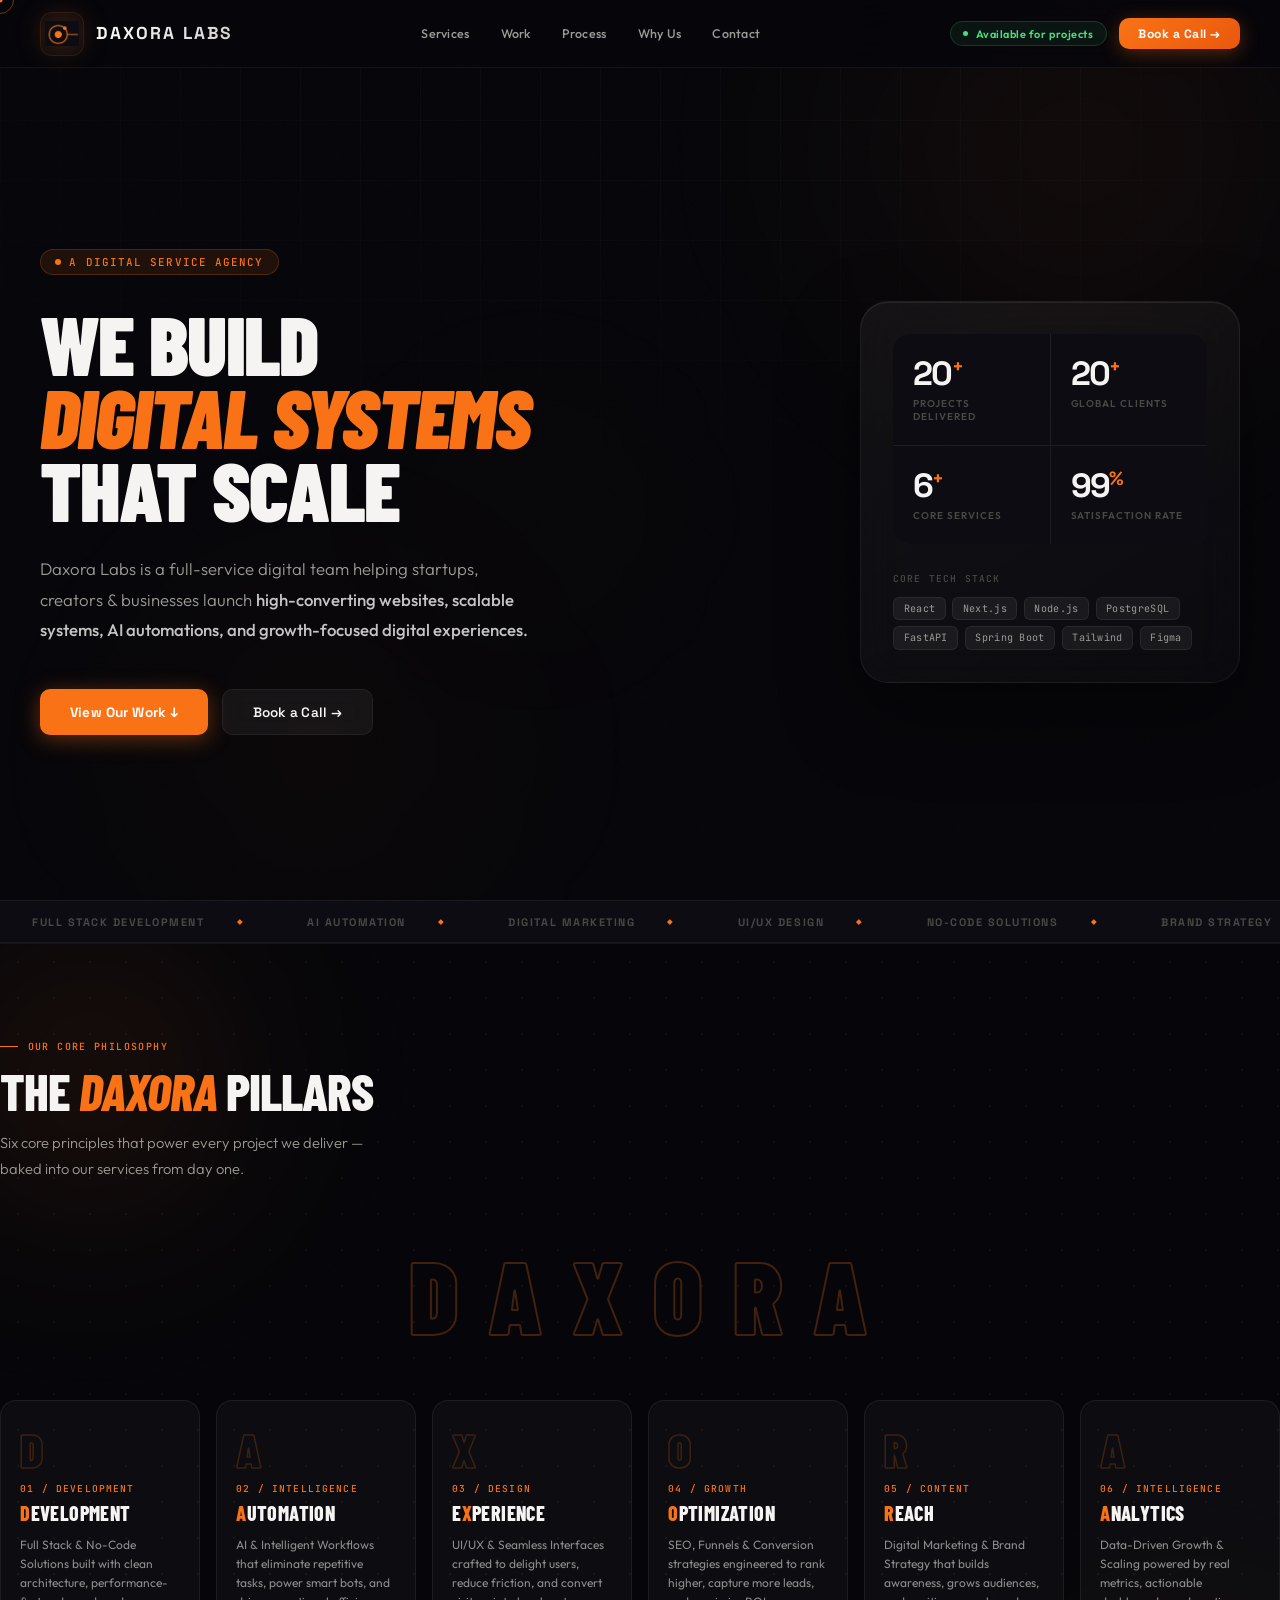
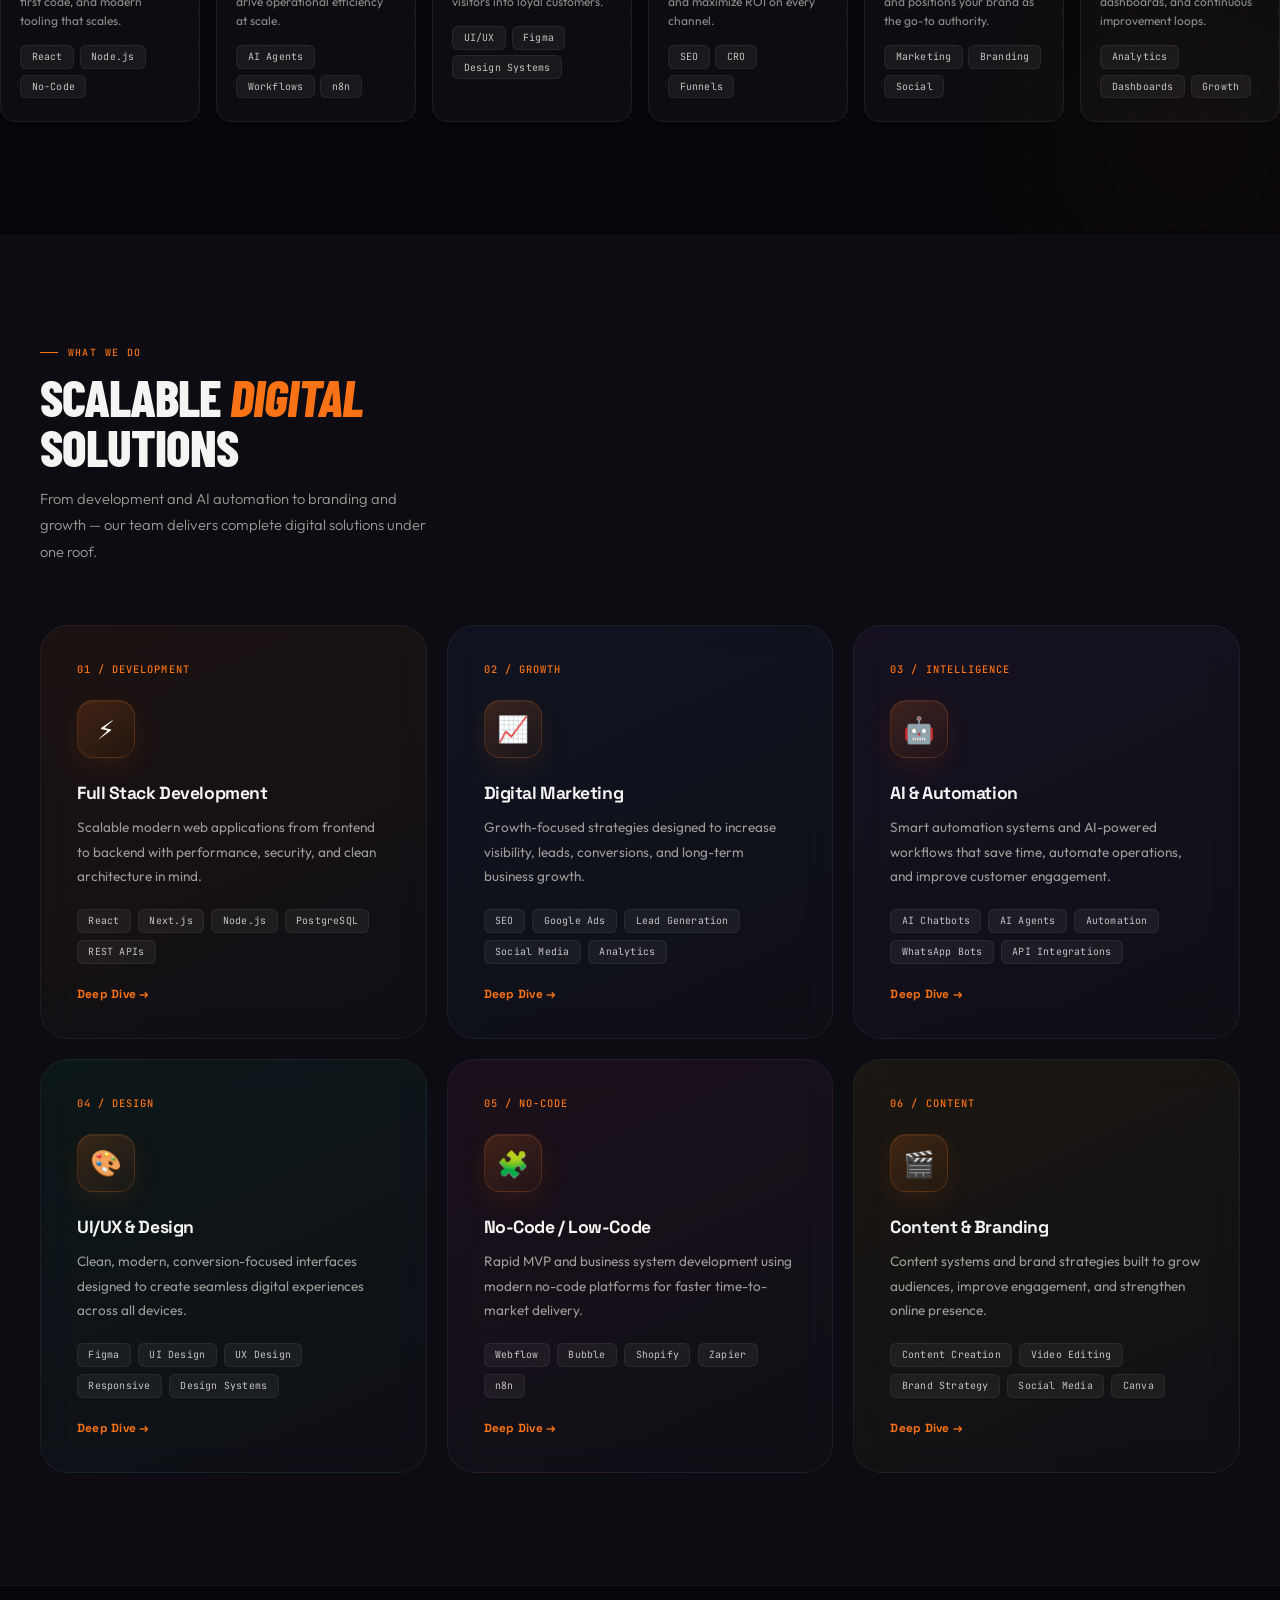
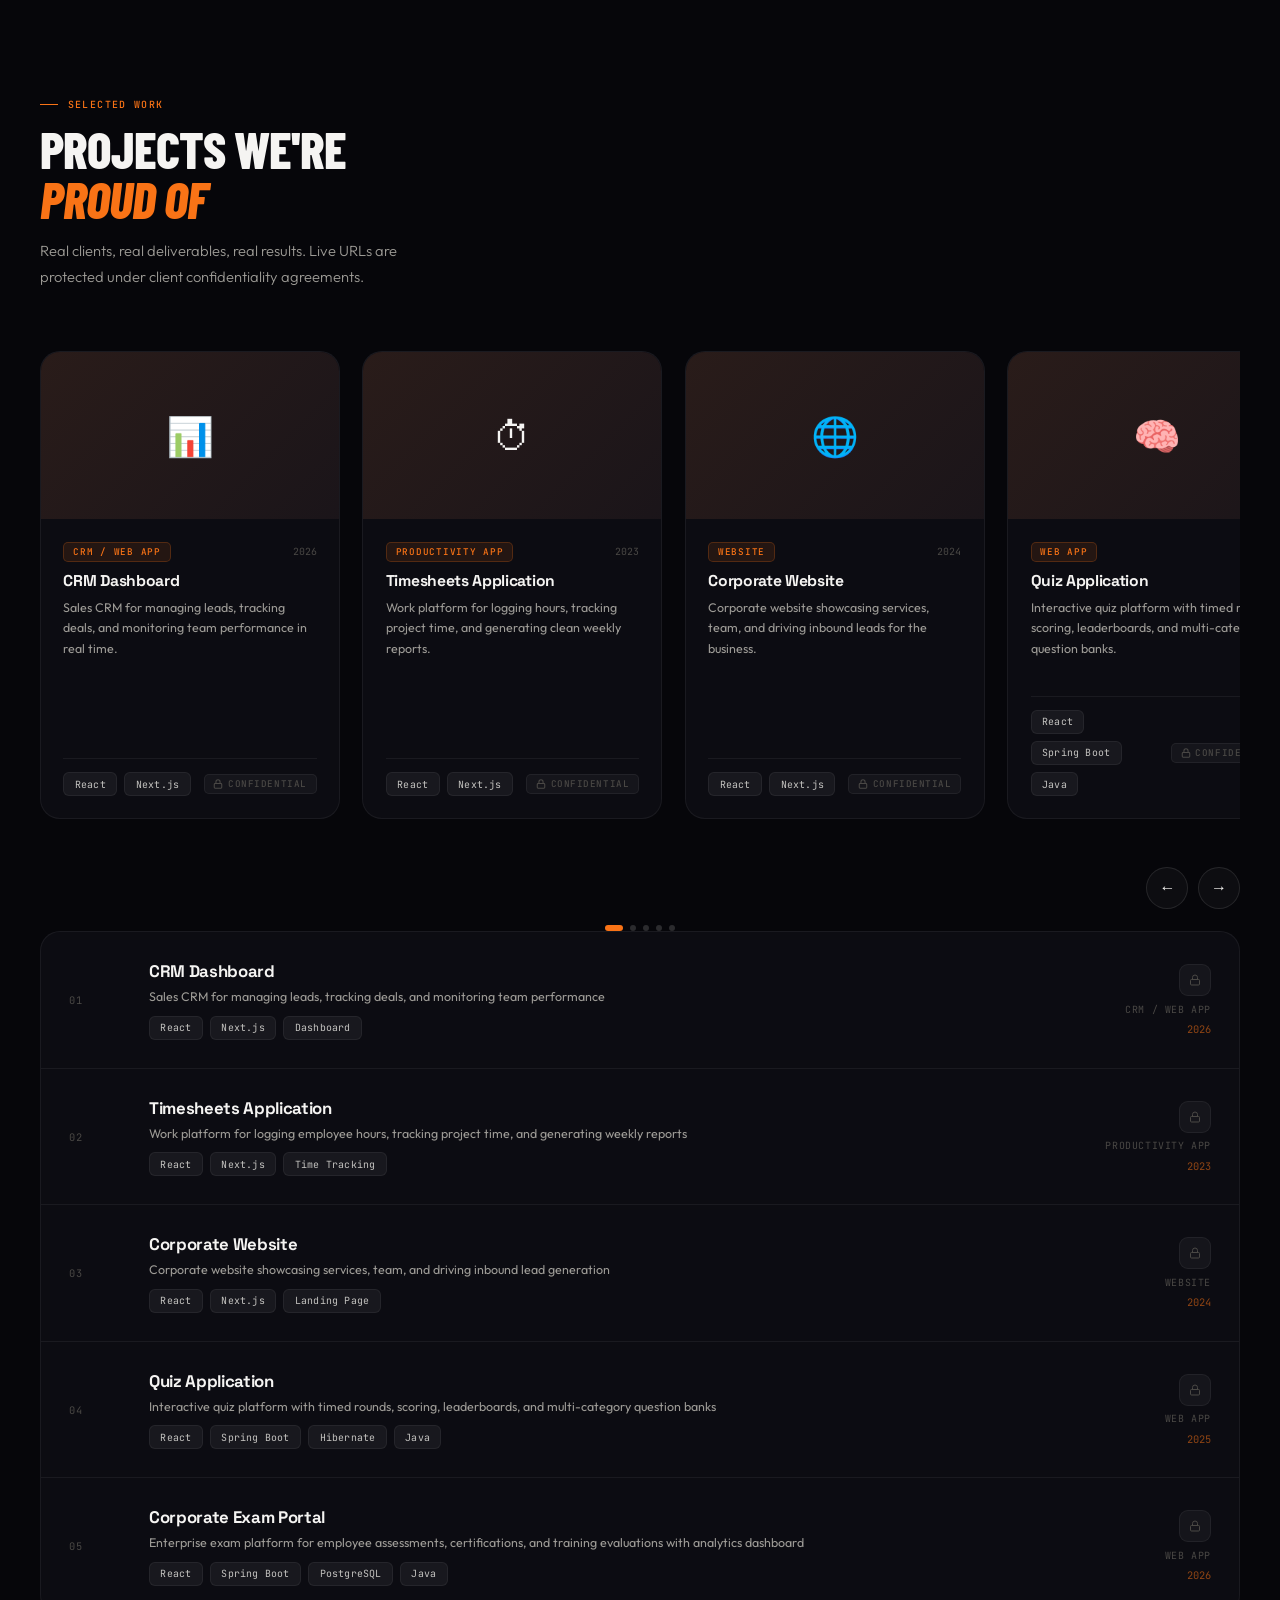
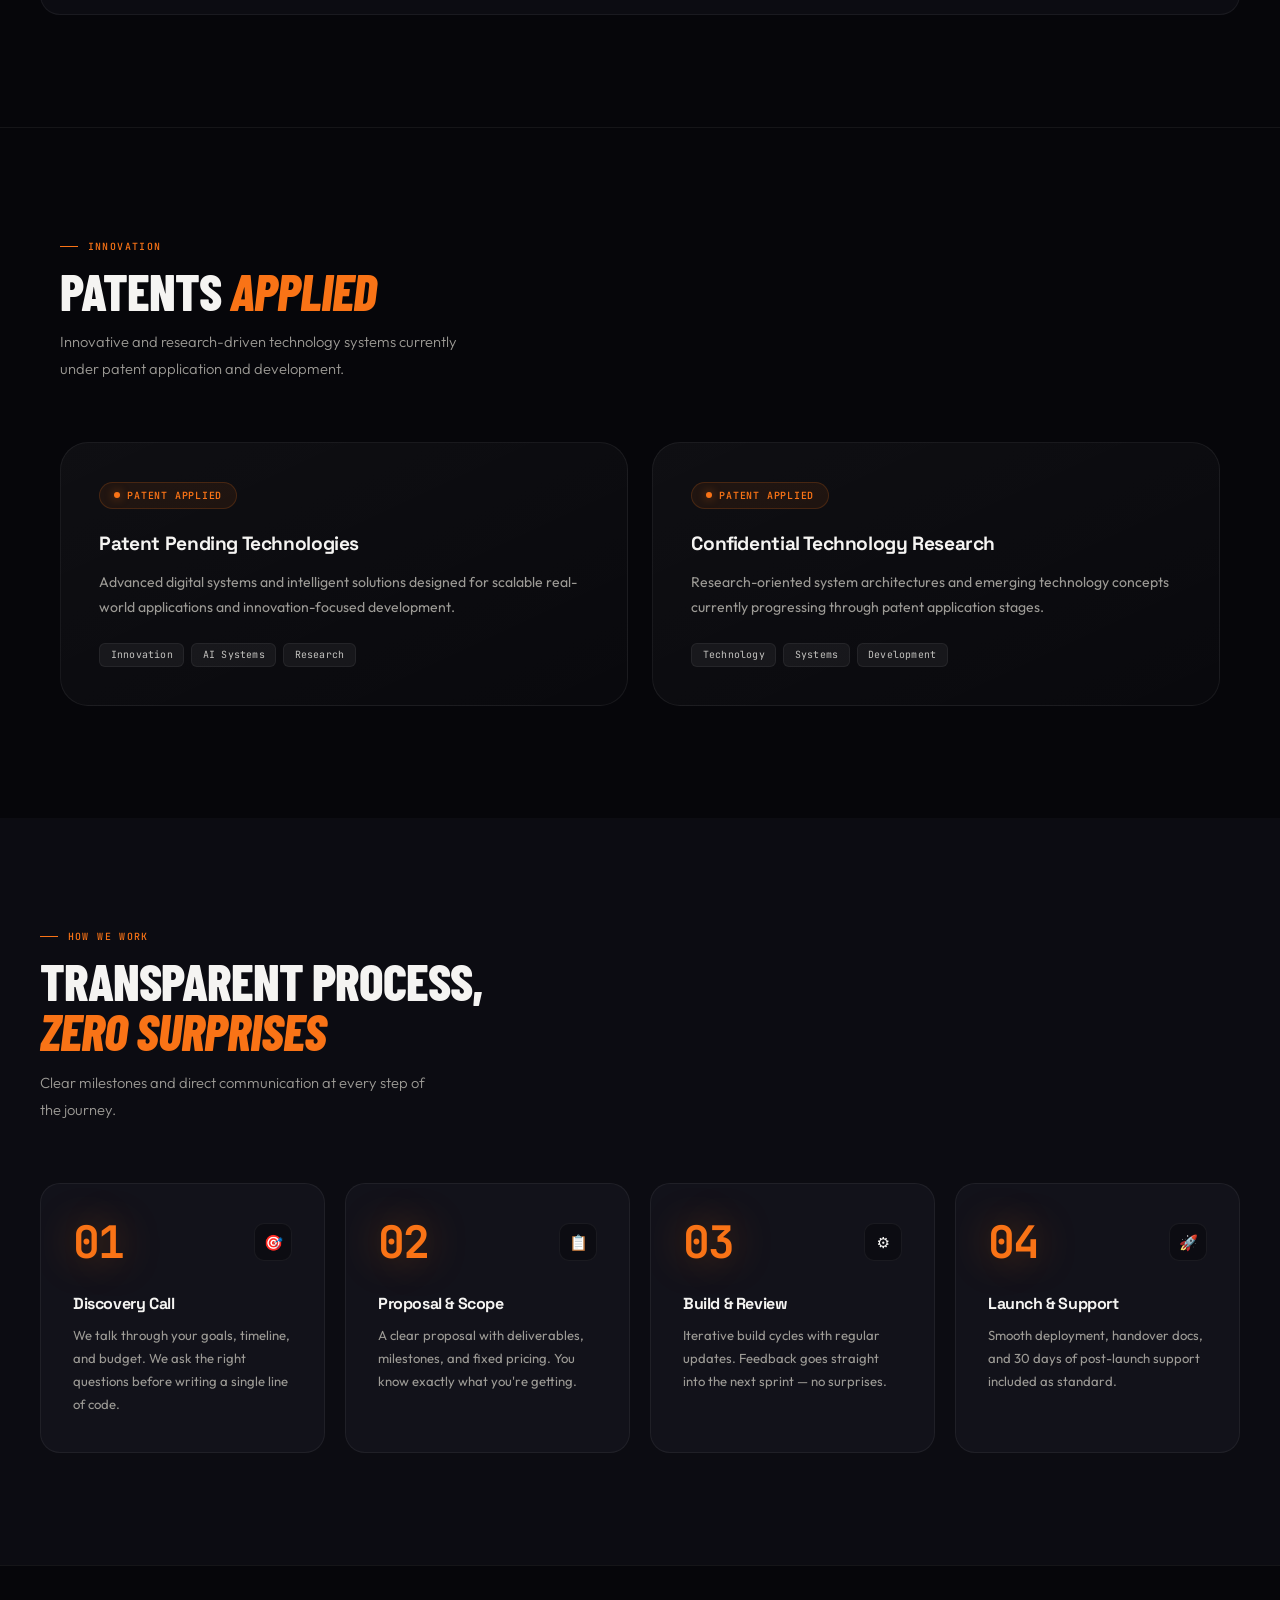
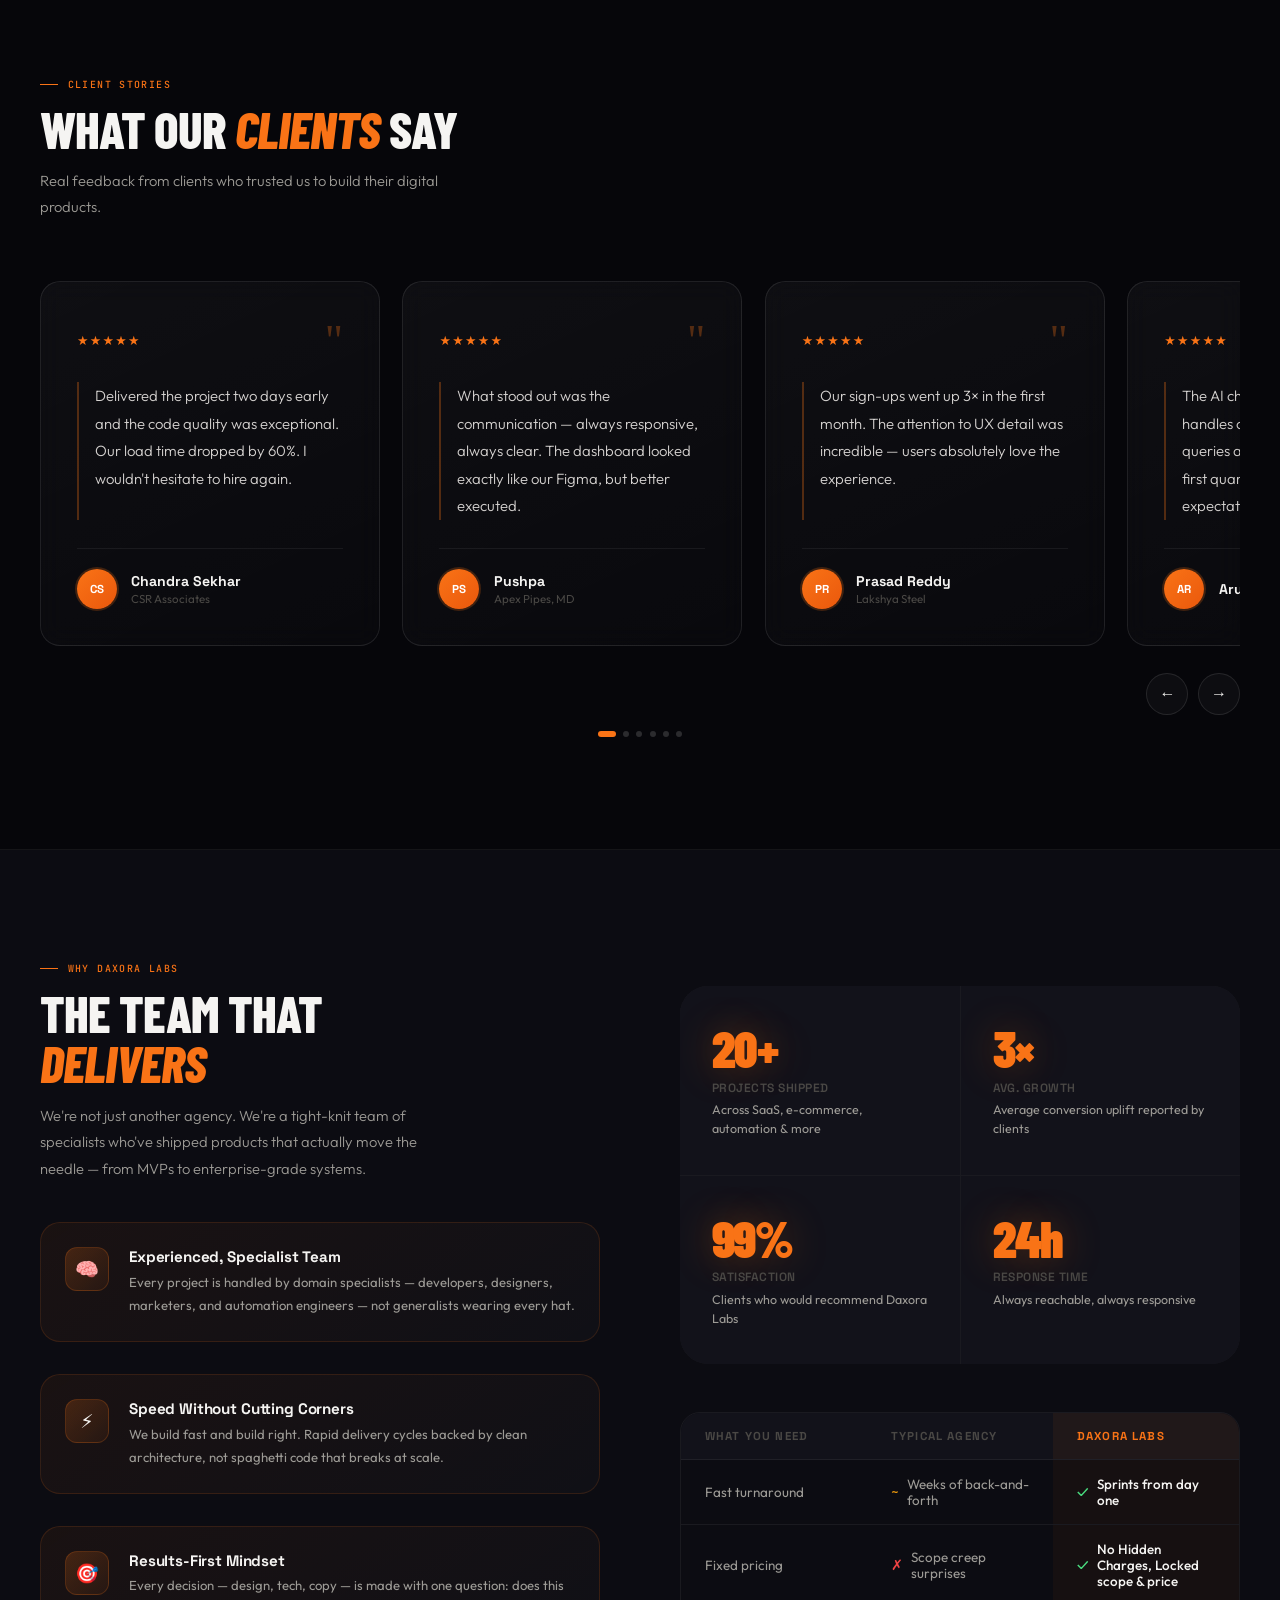
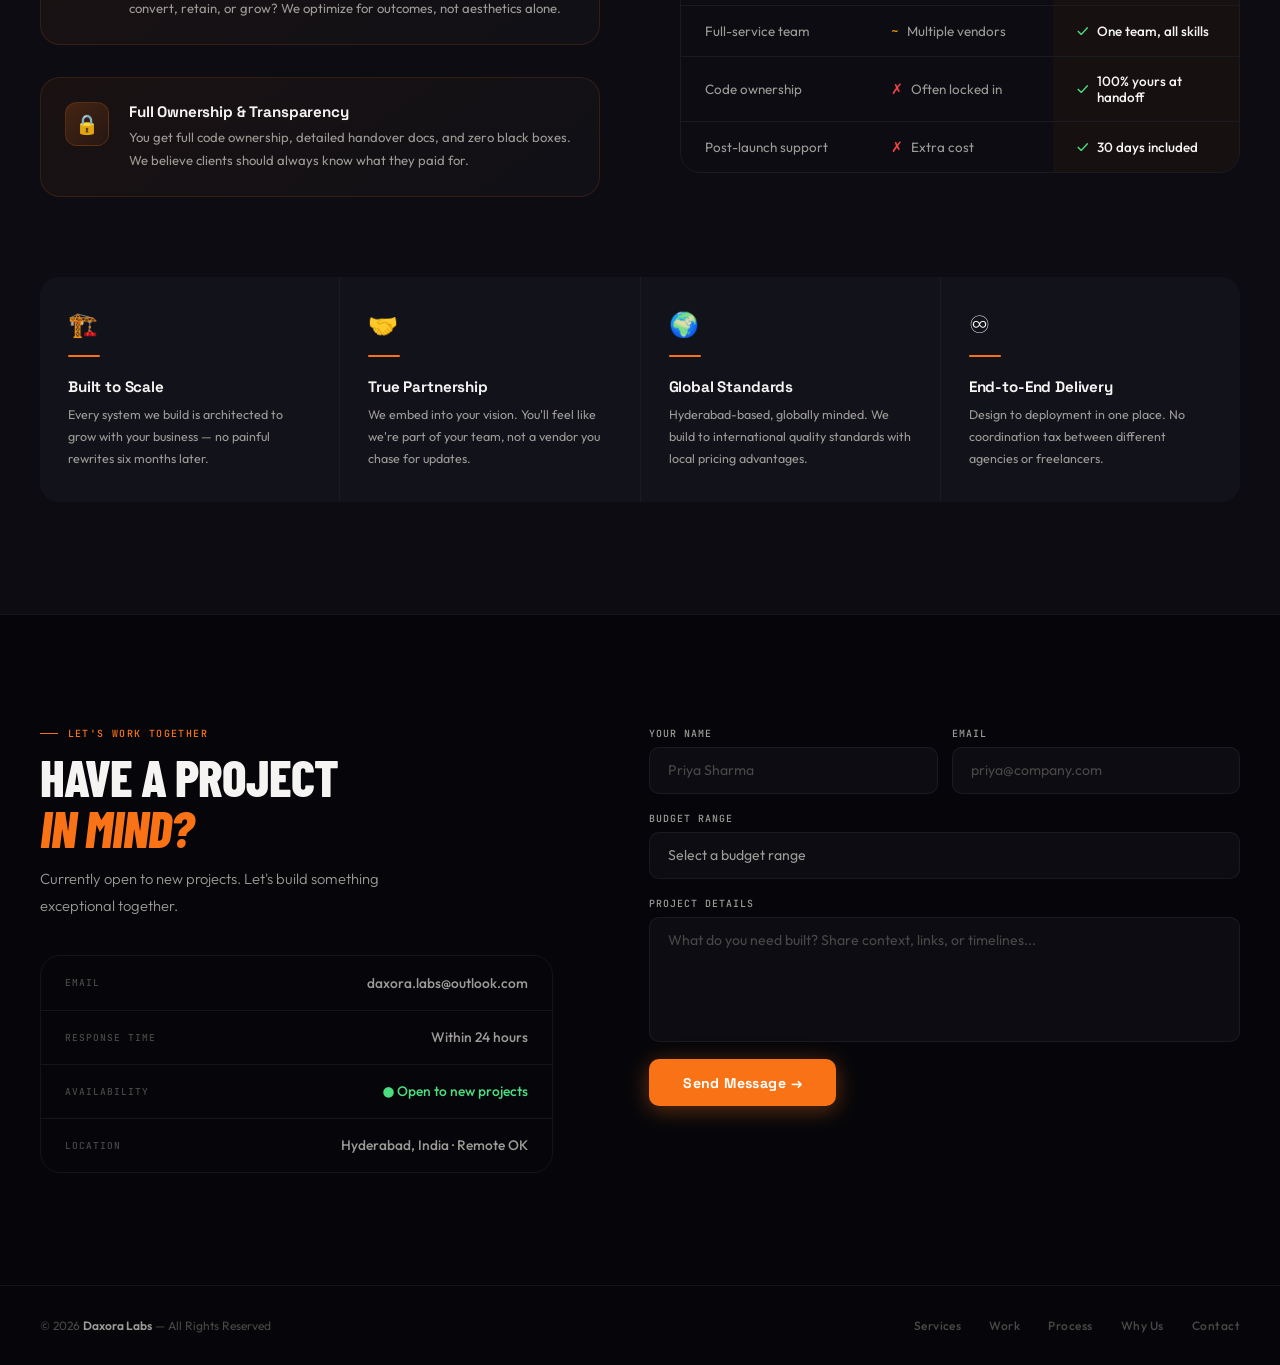
<file: index.html>
<!DOCTYPE html>
<html lang="en">

<head>
  <meta charset="UTF-8">
  <meta name="viewport" content="width=device-width, initial-scale=1.0">
  <title>Daxora Labs — A Digital Service Agency</title>
  <link rel="preconnect" href="https://fonts.googleapis.com">
  <link
    href="https://fonts.googleapis.com/css2?family=Barlow+Condensed:ital,wght@0,600;0,700;0,800;0,900;1,700;1,800&family=Space+Grotesk:wght@400;500;600;700&family=JetBrains+Mono:wght@300;400;500&family=Outfit:wght@300;400;500;600&display=swap"
    rel="stylesheet">
  <link rel="stylesheet" href="style.css">
</head>

<body>

  <div class="grain"></div>
  <div class="cur" id="cur"></div>
  <div class="cur-ring" id="ring"></div>

  <!-- NAV -->
  <nav id="nav">
    <a href="#" class="logo">
      <img src="daxora.png" alt="Daxora Labs">
      <span>Daxora Labs</span>
    </a>
    <div class="nav-links">
      <a href="#services">Services</a>
      <a href="#work">Work</a>
      <a href="#process">Process</a>
      <a href="#why">Why Us</a>
      <a href="#contact">Contact</a>
    </div>
    <div class="nav-right">
      <div class="avail-badge"><span class="avail-dot"></span>Available for projects</div>
      <a href="#contact" class="btn-nav">Book a Call →</a>
      <button class="ham" id="ham" aria-label="Menu"><span></span><span></span><span></span></button>
    </div>
  </nav>

  <div class="mob-nav" id="mobnav">
    <a href="#services">Services</a>
    <a href="#work">Work</a>
    <a href="#process">Process</a>
    <a href="#why">Why Us</a>
    <a href="#contact">Contact</a>
    <a href="#contact" class="mob-cta">Book a Call →</a>
  </div>

  <!-- HERO -->
  <section class="hero">
    <div class="hero-orbs">
      <div class="orb orb1"></div>
      <div class="orb orb2"></div>
      <div class="orb orb3"></div>
    </div>
    <div class="hero-grid"></div>
    <div class="hero-inner">
      <div>
        <div class="hero-tag">A Digital Service Agency </div>
        <h1>
          We build<br>
          <span>digital systems</span><br>
          that scale
        </h1>
        <p class="hero-sub">
          Daxora Labs is a full-service digital team helping startups,
          creators &amp; businesses launch
          <strong>high-converting websites, scalable systems, AI automations,
            and growth-focused digital experiences.</strong>
        </p>
        <div class="hero-btns">
          <a href="#work" class="btn-primary">View Our Work ↓</a>
          <a href="#contact" class="btn-outline">Book a Call →</a>
        </div>
      </div>
      <div class="hero-panel">
        <div class="stats-grid">
          <div class="stat">
            <div class="stat-n">20<sup>+</sup></div>
            <div class="stat-l">Projects Delivered</div>
          </div>
          <div class="stat">
            <div class="stat-n">20<sup>+</sup></div>
            <div class="stat-l">Global Clients</div>
          </div>
          <div class="stat">
            <div class="stat-n">6<sup>+</sup></div>
            <div class="stat-l">Core Services</div>
          </div>
          <div class="stat">
            <div class="stat-n">99<sup>%</sup></div>
            <div class="stat-l">Satisfaction Rate</div>
          </div>
        </div>
        <div class="stack-label">Core Tech Stack</div>
        <div class="chips">
          <span class="chip">React</span>
          <span class="chip">Next.js</span>
          <span class="chip">Node.js</span>
          <span class="chip">PostgreSQL</span>
          <span class="chip">FastAPI</span>
          <span class="chip">Spring Boot</span>
          <span class="chip">Tailwind</span>
          <span class="chip">Figma</span>
        </div>
      </div>
    </div>
  </section>

  <!-- MARQUEE -->
  <div class="marquee-wrap">
    <div class="marquee-track" id="mq">
      <span>Full Stack Development</span><span>AI Automation</span><span>Digital Marketing</span>
      <span>UI/UX Design</span><span>No-Code Solutions</span><span>Brand Strategy</span>
      <span>Full Stack Development</span><span>AI Automation</span><span>Digital Marketing</span>
      <span>UI/UX Design</span><span>No-Code Solutions</span><span>Brand Strategy</span>
    </div>
  </div>

  <div class="div"></div>
  <!-- ============================================================
     DAXORA CORE PILLARS SECTION
     ============================================================ -->

  <!-- DAXORA CORE PILLARS -->
  <section class="pillars-section" id="pillars">
    <div class="pillars-bg-grid"></div>
    <div class="pillars-orb pillars-orb1"></div>
    <div class="pillars-orb pillars-orb2"></div>

    <div class="inner">
      <div class="sec-head reveal">
        <div class="eyebrow">Our Core Philosophy</div>
        <h2 class="sh">The <em>DAXORA</em> pillars</h2>
        <p class="ss">
          Six core principles that power every project we deliver —
          baked into our services from day one.
        </p>
      </div>

      <!-- Big acronym display -->
      <div class="pillars-word reveal">
        <span class="pw-letter" data-idx="0">D</span>
        <span class="pw-letter" data-idx="1">A</span>
        <span class="pw-letter" data-idx="2">X</span>
        <span class="pw-letter" data-idx="3">O</span>
        <span class="pw-letter" data-idx="4">R</span>
        <span class="pw-letter" data-idx="5">A</span>
      </div>

      <!-- Cards row -->
      <div class="pillars-grid">

        <div class="pillar-card reveal" data-letter="D" data-delay="0">
          <div class="pc-letter-badge">D</div>
          <div class="pc-body">
            <div class="pc-service">01 / Development</div>
            <div class="pc-title"><span class="pc-highlight">D</span>evelopment</div>
            <p class="pc-desc">Full Stack &amp; No-Code Solutions built with clean architecture, performance-first code,
              and modern tooling that scales.</p>
            <div class="pc-tags">
              <span class="tag">React</span>
              <span class="tag">Node.js</span>
              <span class="tag">No-Code</span>
            </div>
          </div>
          <div class="pc-glow"></div>
          <div class="pc-border-line"></div>
        </div>

        <div class="pillar-card reveal" data-letter="A" data-delay="1">
          <div class="pc-letter-badge">A</div>
          <div class="pc-body">
            <div class="pc-service">02 / Intelligence</div>
            <div class="pc-title"><span class="pc-highlight">A</span>utomation</div>
            <p class="pc-desc">AI &amp; Intelligent Workflows that eliminate repetitive tasks, power smart bots, and
              drive operational efficiency at scale.</p>
            <div class="pc-tags">
              <span class="tag">AI Agents</span>
              <span class="tag">Workflows</span>
              <span class="tag">n8n</span>
            </div>
          </div>
          <div class="pc-glow"></div>
          <div class="pc-border-line"></div>
        </div>

        <div class="pillar-card reveal" data-letter="X" data-delay="2">
          <div class="pc-letter-badge">X</div>
          <div class="pc-body">
            <div class="pc-service">03 / Design</div>
            <div class="pc-title">e<span class="pc-highlight">X</span>perience</div>
            <p class="pc-desc">UI/UX &amp; Seamless Interfaces crafted to delight users, reduce friction, and convert
              visitors into loyal customers.</p>
            <div class="pc-tags">
              <span class="tag">UI/UX</span>
              <span class="tag">Figma</span>
              <span class="tag">Design Systems</span>
            </div>
          </div>
          <div class="pc-glow"></div>
          <div class="pc-border-line"></div>
        </div>

        <div class="pillar-card reveal" data-letter="O" data-delay="3">
          <div class="pc-letter-badge">O</div>
          <div class="pc-body">
            <div class="pc-service">04 / Growth</div>
            <div class="pc-title"><span class="pc-highlight">O</span>ptimization</div>
            <p class="pc-desc">SEO, Funnels &amp; Conversion strategies engineered to rank higher, capture more leads,
              and maximize ROI on every channel.</p>
            <div class="pc-tags">
              <span class="tag">SEO</span>
              <span class="tag">CRO</span>
              <span class="tag">Funnels</span>
            </div>
          </div>
          <div class="pc-glow"></div>
          <div class="pc-border-line"></div>
        </div>

        <div class="pillar-card reveal" data-letter="R" data-delay="4">
          <div class="pc-letter-badge">R</div>
          <div class="pc-body">
            <div class="pc-service">05 / Content</div>
            <div class="pc-title"><span class="pc-highlight">R</span>each</div>
            <p class="pc-desc">Digital Marketing &amp; Brand Strategy that builds awareness, grows audiences, and
              positions your brand as the go-to authority.</p>
            <div class="pc-tags">
              <span class="tag">Marketing</span>
              <span class="tag">Branding</span>
              <span class="tag">Social</span>
            </div>
          </div>
          <div class="pc-glow"></div>
          <div class="pc-border-line"></div>
        </div>

        <div class="pillar-card reveal" data-letter="A2" data-delay="5">
          <div class="pc-letter-badge">A</div>
          <div class="pc-body">
            <div class="pc-service">06 / Intelligence</div>
            <div class="pc-title"><span class="pc-highlight">A</span>nalytics</div>
            <p class="pc-desc">Data-Driven Growth &amp; Scaling powered by real metrics, actionable dashboards, and
              continuous improvement loops.</p>
            <div class="pc-tags">
              <span class="tag">Analytics</span>
              <span class="tag">Dashboards</span>
              <span class="tag">Growth</span>
            </div>
          </div>
          <div class="pc-glow"></div>
          <div class="pc-border-line"></div>
        </div>

      </div><!-- /pillars-grid -->
    </div><!-- /inner -->
  </section>
  <!-- /DAXORA CORE PILLARS -->

  <!-- SERVICES -->
  <div class="wrap-full svc-bg" id="services">
    <div class="inner">
      <div class="sec-head reveal">
        <div class="eyebrow">What We Do</div>
        <h2 class="sh">Scalable <em>digital</em><br>solutions</h2>
        <p class="ss">From development and AI automation to branding and growth — our team delivers complete digital
          solutions under one roof.</p>
      </div>
      <div class="svc-grid">

        <!-- 01 -->
        <div class="svc-card reveal">

          <span class="svc-num">01 / DEVELOPMENT</span>

          <div class="svc-icon">⚡</div>

          <div class="svc-name">
            Full Stack Development
          </div>

          <p class="svc-desc">
            Scalable modern web applications from frontend to backend
            with performance, security,
            and clean architecture in mind.
          </p>

          <div class="tags">
            <span class="tag">React</span>
            <span class="tag">Next.js</span>
            <span class="tag">Node.js</span>
            <span class="tag">PostgreSQL</span>
            <span class="tag">REST APIs</span>
          </div>

          <a href="service-development.html"
            style="display:inline-flex;align-items:center;gap:.45rem;margin-top:1.4rem;font-family:'Space Grotesk',sans-serif;font-size:.74rem;font-weight:700;letter-spacing:.02em;color:var(--accent);text-decoration:none;transition:opacity .2s"
            onmouseover="this.style.opacity='.7'" onmouseout="this.style.opacity='1'">

            Deep Dive →

          </a>

        </div>
        <!-- 02 -->
        <div class="svc-card reveal">

          <span class="svc-num">02 / GROWTH</span>

          <div class="svc-icon">📈</div>

          <div class="svc-name">
            Digital Marketing
          </div>

          <p class="svc-desc">
            Growth-focused strategies designed to increase visibility,
            leads, conversions, and long-term business growth.
          </p>

          <div class="tags">
            <span class="tag">SEO</span>
            <span class="tag">Google Ads</span>
            <span class="tag">Lead Generation</span>
            <span class="tag">Social Media</span>
            <span class="tag">Analytics</span>
          </div>

          <a href="service-marketing.html"
            style="display:inline-flex;align-items:center;gap:.45rem;margin-top:1.4rem;font-family:'Space Grotesk',sans-serif;font-size:.74rem;font-weight:700;letter-spacing:.02em;color:var(--accent);text-decoration:none;transition:opacity .2s"
            onmouseover="this.style.opacity='.7'" onmouseout="this.style.opacity='1'">

            Deep Dive →

          </a>

        </div>


        <!-- 03 -->
        <div class="svc-card reveal">

          <span class="svc-num">03 / INTELLIGENCE</span>

          <div class="svc-icon">🤖</div>

          <div class="svc-name">
            AI & Automation
          </div>

          <p class="svc-desc">
            Smart automation systems and AI-powered workflows
            that save time, automate operations,
            and improve customer engagement.
          </p>

          <div class="tags">
            <span class="tag">AI Chatbots</span>
            <span class="tag">AI Agents</span>
            <span class="tag">Automation</span>
            <span class="tag">WhatsApp Bots</span>
            <span class="tag">API Integrations</span>
          </div>

          <a href="automation.html"
            style="display:inline-flex;align-items:center;gap:.45rem;margin-top:1.4rem;font-family:'Space Grotesk',sans-serif;font-size:.74rem;font-weight:700;letter-spacing:.02em;color:var(--accent);text-decoration:none;transition:opacity .2s"
            onmouseover="this.style.opacity='.7'" onmouseout="this.style.opacity='1'">

            Deep Dive →

          </a>

        </div>
        <!-- 04 -->
        <div class="svc-card reveal">

          <span class="svc-num">04 / DESIGN</span>

          <div class="svc-icon">🎨</div>

          <div class="svc-name">
            UI/UX & Design
          </div>

          <p class="svc-desc">
            Clean, modern, conversion-focused interfaces
            designed to create seamless digital experiences
            across all devices.
          </p>

          <div class="tags">
            <span class="tag">Figma</span>
            <span class="tag">UI Design</span>
            <span class="tag">UX Design</span>
            <span class="tag">Responsive</span>
            <span class="tag">Design Systems</span>
          </div>

          <a href="service-uiux.html"
            style="display:inline-flex;align-items:center;gap:.45rem;margin-top:1.4rem;font-family:'Space Grotesk',sans-serif;font-size:.74rem;font-weight:700;letter-spacing:.02em;color:var(--accent);text-decoration:none;transition:opacity .2s"
            onmouseover="this.style.opacity='.7'" onmouseout="this.style.opacity='1'">

            Deep Dive →

          </a>

        </div>
        <!-- 05 -->
        <div class="svc-card reveal">

          <span class="svc-num">05 / NO-CODE</span>

          <div class="svc-icon">🧩</div>

          <div class="svc-name">
            No-Code / Low-Code
          </div>

          <p class="svc-desc">
            Rapid MVP and business system development
            using modern no-code platforms
            for faster time-to-market delivery.
          </p>

          <div class="tags">
            <span class="tag">Webflow</span>
            <span class="tag">Bubble</span>
            <span class="tag">Shopify</span>
            <span class="tag">Zapier</span>
            <span class="tag">n8n</span>
          </div>

          <a href="service-nocode.html"
            style="display:inline-flex;align-items:center;gap:.45rem;margin-top:1.4rem;font-family:'Space Grotesk',sans-serif;font-size:.74rem;font-weight:700;letter-spacing:.02em;color:var(--accent);text-decoration:none;transition:opacity .2s"
            onmouseover="this.style.opacity='.7'" onmouseout="this.style.opacity='1'">

            Deep Dive →

          </a>

        </div>
        <!-- 06 -->
        <div class="svc-card reveal">

          <span class="svc-num">06 / CONTENT</span>

          <div class="svc-icon">🎬</div>

          <div class="svc-name">
            Content & Branding
          </div>

          <p class="svc-desc">
            Content systems and brand strategies
            built to grow audiences,
            improve engagement,
            and strengthen online presence.
          </p>

          <div class="tags">
            <span class="tag">Content Creation</span>
            <span class="tag">Video Editing</span>
            <span class="tag">Brand Strategy</span>
            <span class="tag">Social Media</span>
            <span class="tag">Canva</span>
          </div>

          <a href="service-branding.html"
            style="display:inline-flex;align-items:center;gap:.45rem;margin-top:1.4rem;font-family:'Space Grotesk',sans-serif;font-size:.74rem;font-weight:700;letter-spacing:.02em;color:var(--accent);text-decoration:none;transition:opacity .2s"
            onmouseover="this.style.opacity='.7'" onmouseout="this.style.opacity='1'">

            Deep Dive →

          </a>

        </div>
      </div> <!-- svc-grid -->
    </div> <!-- inner -->
  </div> <!-- wrap-full -->

  <div class="div"></div>

  <!-- WORK -->
  <div class="wrap-full work-bg" id="work">
    <div class="inner">
      <div class="sec-head reveal">
        <div class="eyebrow">Selected Work</div>
        <h2 class="sh">Projects we're<br><em>proud of</em></h2>
        <p class="ss">Real clients, real deliverables, real results. Live URLs are protected under client
          confidentiality agreements.</p>
      </div>

      <div class="proj-grid">
        <div class="proj-card reveal">
          <div class="proj-thumb">
            <div class="proj-thumb-bg"></div>
            <span class="proj-thumb-emoji">📊</span>
            <div class="proj-thumb-lock">
              <svg xmlns="http://www.w3.org/2000/svg" viewBox="0 0 24 24" fill="none" stroke="currentColor"
                stroke-width="2">
                <rect x="3" y="11" width="18" height="11" rx="2" />
                <path d="M7 11V7a5 5 0 0 1 10 0v4" />
              </svg>
              <span>Client Confidential</span>
            </div>
          </div>
          <div class="proj-body">
            <div class="proj-meta"><span class="proj-type">CRM / Web App</span><span class="proj-yr">2026</span></div>
            <div class="proj-name">CRM Dashboard</div>
            <p class="proj-desc">Sales CRM for managing leads, tracking deals, and monitoring team performance in real
              time.</p>
            <div class="proj-foot">
              <div class="tags" style="margin:0"><span class="tag">React</span><span class="tag">Next.js</span></div>
              <span class="conf-badge"><svg xmlns="http://www.w3.org/2000/svg" viewBox="0 0 24 24" fill="none"
                  stroke="currentColor" stroke-width="2.5">
                  <rect x="3" y="11" width="18" height="11" rx="2" />
                  <path d="M7 11V7a5 5 0 0 1 10 0v4" />
                </svg>Confidential</span>
            </div>
          </div>
        </div>
        <div class="proj-card reveal">
          <div class="proj-thumb">
            <div class="proj-thumb-bg"></div>
            <span class="proj-thumb-emoji">⏱</span>
            <div class="proj-thumb-lock">
              <svg xmlns="http://www.w3.org/2000/svg" viewBox="0 0 24 24" fill="none" stroke="currentColor"
                stroke-width="2">
                <rect x="3" y="11" width="18" height="11" rx="2" />
                <path d="M7 11V7a5 5 0 0 1 10 0v4" />
              </svg>
              <span>Client Confidential</span>
            </div>
          </div>
          <div class="proj-body">
            <div class="proj-meta"><span class="proj-type">Productivity App</span><span class="proj-yr">2023</span>
            </div>
            <div class="proj-name">Timesheets Application</div>
            <p class="proj-desc">Work platform for logging hours, tracking project time, and generating clean weekly
              reports.</p>
            <div class="proj-foot">
              <div class="tags" style="margin:0"><span class="tag">React</span><span class="tag">Next.js</span></div>
              <span class="conf-badge"><svg xmlns="http://www.w3.org/2000/svg" viewBox="0 0 24 24" fill="none"
                  stroke="currentColor" stroke-width="2.5">
                  <rect x="3" y="11" width="18" height="11" rx="2" />
                  <path d="M7 11V7a5 5 0 0 1 10 0v4" />
                </svg>Confidential</span>
            </div>
          </div>
        </div>
        <div class="proj-card reveal">
          <div class="proj-thumb">
            <div class="proj-thumb-bg"></div>
            <span class="proj-thumb-emoji">🌐</span>
            <div class="proj-thumb-lock">
              <svg xmlns="http://www.w3.org/2000/svg" viewBox="0 0 24 24" fill="none" stroke="currentColor"
                stroke-width="2">
                <rect x="3" y="11" width="18" height="11" rx="2" />
                <path d="M7 11V7a5 5 0 0 1 10 0v4" />
              </svg>
              <span>Client Confidential</span>
            </div>
          </div>
          <div class="proj-body">
            <div class="proj-meta"><span class="proj-type">Website</span><span class="proj-yr">2024</span></div>
            <div class="proj-name">Corporate Website</div>
            <p class="proj-desc">Corporate website showcasing services, team, and driving inbound leads for the
              business.</p>
            <div class="proj-foot">
              <div class="tags" style="margin:0"><span class="tag">React</span><span class="tag">Next.js</span></div>
              <span class="conf-badge"><svg xmlns="http://www.w3.org/2000/svg" viewBox="0 0 24 24" fill="none"
                  stroke="currentColor" stroke-width="2.5">
                  <rect x="3" y="11" width="18" height="11" rx="2" />
                  <path d="M7 11V7a5 5 0 0 1 10 0v4" />
                </svg>Confidential</span>
            </div>
          </div>
        </div>
        <div class="proj-card reveal">
          <div class="proj-thumb">
            <div class="proj-thumb-bg"></div>
            <span class="proj-thumb-emoji">🧠</span>
            <div class="proj-thumb-lock">
              <svg xmlns="http://www.w3.org/2000/svg" viewBox="0 0 24 24" fill="none" stroke="currentColor"
                stroke-width="2">
                <rect x="3" y="11" width="18" height="11" rx="2" />
                <path d="M7 11V7a5 5 0 0 1 10 0v4" />
              </svg>
              <span>Client Confidential</span>
            </div>
          </div>
          <div class="proj-body">
            <div class="proj-meta"><span class="proj-type">Web App</span><span class="proj-yr">2025</span></div>
            <div class="proj-name">Quiz Application</div>
            <p class="proj-desc">Interactive quiz platform with timed rounds, scoring, leaderboards, and multi-category
              question banks.</p>
            <div class="proj-foot">
              <div class="tags" style="margin:0"><span class="tag">React</span><span class="tag">Spring Boot</span><span
                  class="tag">Java</span></div>
              <span class="conf-badge"><svg xmlns="http://www.w3.org/2000/svg" viewBox="0 0 24 24" fill="none"
                  stroke="currentColor" stroke-width="2.5">
                  <rect x="3" y="11" width="18" height="11" rx="2" />
                  <path d="M7 11V7a5 5 0 0 1 10 0v4" />
                </svg>Confidential</span>
            </div>
          </div>
        </div>
        <div class="proj-card reveal">
          <div class="proj-thumb">
            <div class="proj-thumb-bg"></div>
            <span class="proj-thumb-emoji">📝</span>
            <div class="proj-thumb-lock">
              <svg xmlns="http://www.w3.org/2000/svg" viewBox="0 0 24 24" fill="none" stroke="currentColor"
                stroke-width="2">
                <rect x="3" y="11" width="18" height="11" rx="2" />
                <path d="M7 11V7a5 5 0 0 1 10 0v4" />
              </svg>
              <span>Client Confidential</span>
            </div>
          </div>
          <div class="proj-body">
            <div class="proj-meta"><span class="proj-type">Web App</span><span class="proj-yr">2026</span></div>
            <div class="proj-name">Corporate Exam Portal</div>
            <p class="proj-desc">Enterprise-grade exam platform for employee assessments, certifications, and training
              evaluations with role-based access and analytics.</p>
            <div class="proj-foot">
              <div class="tags" style="margin:0"><span class="tag">React</span><span class="tag">Spring Boot</span><span
                  class="tag">PostgreSQL</span></div>
              <span class="conf-badge"><svg xmlns="http://www.w3.org/2000/svg" viewBox="0 0 24 24" fill="none"
                  stroke="currentColor" stroke-width="2.5">
                  <rect x="3" y="11" width="18" height="11" rx="2" />
                  <path d="M7 11V7a5 5 0 0 1 10 0v4" />
                </svg>Confidential</span>
            </div> <!-- proj-foot -->
          </div> <!-- proj-body -->
        </div> <!-- proj-card -->

      </div> <!-- proj-grid -->

      <div class="carousel-controls">
        <button class="cc-btn" onclick="scrollProjects(-1)" aria-label="Previous">←</button>
        <button class="cc-btn" onclick="scrollProjects(1)" aria-label="Next">→</button>
      </div>

      <div class="carousel-dots" id="projDots"></div>

      <div class="proj-list">
        <div class="prow reveal">
          <span class="prow-num">01</span>
          <div>
            <div class="prow-name">CRM Dashboard</div>
            <div class="prow-desc">Sales CRM for managing leads, tracking deals, and monitoring team performance</div>
            <div class="tags"><span class="tag">React</span><span class="tag">Next.js</span><span
                class="tag">Dashboard</span></div>
          </div>
          <div class="prow-right">
            <div class="prow-lock"><svg xmlns="http://www.w3.org/2000/svg" viewBox="0 0 24 24" fill="none"
                stroke="currentColor" stroke-width="2">
                <rect x="3" y="11" width="18" height="11" rx="2" />
                <path d="M7 11V7a5 5 0 0 1 10 0v4" />
              </svg></div>
            <span class="prow-cat">CRM / Web App</span><span class="prow-yr">2026</span>
          </div>
        </div>
        <div class="prow reveal">
          <span class="prow-num">02</span>
          <div>
            <div class="prow-name">Timesheets Application</div>
            <div class="prow-desc">Work platform for logging employee hours, tracking project time, and generating
              weekly reports</div>
            <div class="tags"><span class="tag">React</span><span class="tag">Next.js</span><span class="tag">Time
                Tracking</span></div>
          </div>
          <div class="prow-right">
            <div class="prow-lock"><svg xmlns="http://www.w3.org/2000/svg" viewBox="0 0 24 24" fill="none"
                stroke="currentColor" stroke-width="2">
                <rect x="3" y="11" width="18" height="11" rx="2" />
                <path d="M7 11V7a5 5 0 0 1 10 0v4" />
              </svg></div>
            <span class="prow-cat">Productivity App</span><span class="prow-yr">2023</span>
          </div>
        </div>
        <div class="prow reveal">
          <span class="prow-num">03</span>
          <div>
            <div class="prow-name">Corporate Website</div>
            <div class="prow-desc">Corporate website showcasing services, team, and driving inbound lead generation
            </div>
            <div class="tags"><span class="tag">React</span><span class="tag">Next.js</span><span class="tag">Landing
                Page</span></div>
          </div>
          <div class="prow-right">
            <div class="prow-lock"><svg xmlns="http://www.w3.org/2000/svg" viewBox="0 0 24 24" fill="none"
                stroke="currentColor" stroke-width="2">
                <rect x="3" y="11" width="18" height="11" rx="2" />
                <path d="M7 11V7a5 5 0 0 1 10 0v4" />
              </svg></div>
            <span class="prow-cat">Website</span><span class="prow-yr">2024</span>
          </div>
        </div>
        <div class="prow reveal">
          <span class="prow-num">04</span>
          <div>
            <div class="prow-name">Quiz Application</div>
            <div class="prow-desc">Interactive quiz platform with timed rounds, scoring, leaderboards, and
              multi-category question banks</div>
            <div class="tags"><span class="tag">React</span><span class="tag">Spring Boot</span><span
                class="tag">Hibernate</span><span class="tag">Java</span></div>
          </div>
          <div class="prow-right">
            <div class="prow-lock"><svg xmlns="http://www.w3.org/2000/svg" viewBox="0 0 24 24" fill="none"
                stroke="currentColor" stroke-width="2">
                <rect x="3" y="11" width="18" height="11" rx="2" />
                <path d="M7 11V7a5 5 0 0 1 10 0v4" />
              </svg></div>
            <span class="prow-cat">Web App</span><span class="prow-yr">2025</span>
          </div>
        </div>
        <div class="prow reveal">
          <span class="prow-num">05</span>
          <div>
            <div class="prow-name">Corporate Exam Portal</div>
            <div class="prow-desc">Enterprise exam platform for employee assessments, certifications, and training
              evaluations with analytics dashboard</div>
            <div class="tags"><span class="tag">React</span><span class="tag">Spring Boot</span><span
                class="tag">PostgreSQL</span><span class="tag">Java</span></div>
          </div>
          <div class="prow-right">
            <div class="prow-lock"><svg xmlns="http://www.w3.org/2000/svg" viewBox="0 0 24 24" fill="none"
                stroke="currentColor" stroke-width="2">
                <rect x="3" y="11" width="18" height="11" rx="2" />
                <path d="M7 11V7a5 5 0 0 1 10 0v4" />
              </svg></div>
            <span class="prow-cat">Web App</span><span class="prow-yr">2026</span>
          </div>
        </div>
      </div>
    </div>
  </div>


  <div class="div"></div>
  <section class="patents">
    <div class="sec-head">
      <div class="eyebrow">Innovation</div>

      <h2 class="sh">
        Patents <em>Applied</em>
      </h2>

      <p class="ss">
        Innovative and research-driven technology systems currently under patent application and development.
      </p>
    </div>

    <div class="patent-grid">

      <!-- CARD 1 -->
      <div class="patent-card">

        <span class="patent-status">
          Patent Applied
        </span>

        <h3>Patent Pending Technologies</h3>

        <p>
          Advanced digital systems and intelligent solutions designed for scalable real-world applications and
          innovation-focused development.
        </p>

        <div class="tags">
          <span class="tag">Innovation</span>
          <span class="tag">AI Systems</span>
          <span class="tag">Research</span>
        </div>

      </div>

      <!-- CARD 2 -->
      <div class="patent-card">

        <span class="patent-status">
          Patent Applied
        </span>

        <h3>Confidential Technology Research</h3>

        <p>
          Research-oriented system architectures and emerging technology concepts currently progressing through patent
          application stages.
        </p>

        <div class="tags">
          <span class="tag">Technology</span>
          <span class="tag">Systems</span>
          <span class="tag">Development</span>
        </div>

      </div>

    </div>
  </section>
  <!-- PROCESS -->
  <div class="wrap-full proc-bg" id="process">
    <div class="inner">
      <div class="sec-head reveal">
        <div class="eyebrow">How We Work</div>
        <h2 class="sh">Transparent process,<br><em>zero surprises</em></h2>
        <p class="ss">Clear milestones and direct communication at every step of the journey.</p>
      </div>
      <div class="proc-grid">
        <div class="proc-step reveal">
          <div class="proc-top">
            <span class="proc-n">01</span>
            <div class="proc-icon-wrap">🎯</div>
          </div>
          <div class="proc-title">Discovery Call</div>
          <p class="proc-desc">We talk through your goals, timeline, and budget. We ask the right questions before
            writing a single line of code.</p>
        </div>
        <div class="proc-step reveal">
          <div class="proc-top">
            <span class="proc-n">02</span>
            <div class="proc-icon-wrap">📋</div>
          </div>
          <div class="proc-title">Proposal & Scope</div>
          <p class="proc-desc">A clear proposal with deliverables, milestones, and fixed pricing. You know exactly what
            you're getting.</p>
        </div>
        <div class="proc-step reveal">
          <div class="proc-top">
            <span class="proc-n">03</span>
            <div class="proc-icon-wrap">⚙️</div>
          </div>
          <div class="proc-title">Build & Review</div>
          <p class="proc-desc">Iterative build cycles with regular updates. Feedback goes straight into the next sprint
            — no surprises.</p>
        </div>
        <div class="proc-step reveal">
          <div class="proc-top">
            <span class="proc-n">04</span>
            <div class="proc-icon-wrap">🚀</div>
          </div>
          <div class="proc-title">Launch & Support</div>
          <p class="proc-desc">Smooth deployment, handover docs, and 30 days of post-launch support included as
            standard.</p>
        </div>
      </div>
    </div>
  </div>

  <div class="div"></div>

  <!-- TESTIMONIALS -->
  <div class="wrap-full">
    <div class="inner">
      <div class="sec-head reveal">
        <div class="eyebrow">Client Stories</div>
        <h2 class="sh">What our <em>clients</em> say</h2>
        <p class="ss">Real feedback from clients who trusted us to build their digital products.</p>
      </div>

      <div class="test-carousel-wrap">
        <div class="test-scroll" id="testScroll">

          <div class="tc reveal">
            <div class="tc-top">
              <div class="tc-stars">★★★★★</div>
              <div class="tc-qmark">"</div>
            </div>
            <p class="tc-text">Delivered the project two days early and the code quality was exceptional. Our load time
              dropped by 60%. I wouldn't hesitate to hire again.</p>
            <div class="tc-div"></div>
            <div class="tc-author">
              <div class="tc-av">CS</div>
              <div>
                <div class="tc-name">Chandra Sekhar</div>
                <div class="tc-role">CSR Associates</div>
              </div>
            </div>
          </div>

          <div class="tc reveal">
            <div class="tc-top">
              <div class="tc-stars">★★★★★</div>
              <div class="tc-qmark">"</div>
            </div>
            <p class="tc-text">What stood out was the communication — always responsive, always clear. The dashboard
              looked exactly like our Figma, but better executed.</p>
            <div class="tc-div"></div>
            <div class="tc-author">
              <div class="tc-av">PS</div>
              <div>
                <div class="tc-name">Pushpa</div>
                <div class="tc-role">Apex Pipes, MD</div>
              </div>
            </div>
          </div>

          <div class="tc reveal">
            <div class="tc-top">
              <div class="tc-stars">★★★★★</div>
              <div class="tc-qmark">"</div>
            </div>
            <p class="tc-text">Our sign-ups went up 3× in the first month. The attention to UX detail was incredible —
              users absolutely love the experience.</p>
            <div class="tc-div"></div>
            <div class="tc-author">
              <div class="tc-av">PR</div>
              <div>
                <div class="tc-name">Prasad Reddy</div>
                <div class="tc-role">Lakshya Steel</div>
              </div>
            </div>
          </div>

          <div class="tc reveal">
            <div class="tc-top">
              <div class="tc-stars">★★★★★</div>
              <div class="tc-qmark">"</div>
            </div>
            <p class="tc-text">The AI chatbot they built for us handles over 70% of our customer queries automatically.
              The ROI in the first quarter was beyond expectations.</p>
            <div class="tc-div"></div>
            <div class="tc-author">
              <div class="tc-av">AR</div>
              <div>
                <div class="tc-name">Arun Reddy</div>
              </div>
            </div>
          </div>

          <div class="tc reveal">
            <div class="tc-top">
              <div class="tc-stars">★★★★★</div>
              <div class="tc-qmark">"</div>
            </div>
            <p class="tc-text">Daxora Labs revamped our entire brand identity and website. We saw a 40% increase in
              inbound leads within two months of the relaunch.</p>
            <div class="tc-div"></div>
            <div class="tc-author">
              <div class="tc-av">NK</div>
              <div>
                <div class="tc-name">Nandini Kapoor</div>
              </div>
            </div>
          </div>

          <div class="tc reveal">
            <div class="tc-top">
              <div class="tc-stars">★★★★★</div>
              <div class="tc-qmark">"</div>
            </div>
            <p class="tc-text">From discovery to deployment in under 3 weeks. The team was incredibly structured and
              never once missed a milestone. Truly professional.</p>
            <div class="tc-div"></div>
            <div class="tc-author">
              <div class="tc-av">SM</div>
              <div>
                <div class="tc-name">Suresh Mehta</div>
              </div>
            </div>
          </div>

        </div>

        <div class="carousel-controls">
          <button class="cc-btn" onclick="scrollCarousel(-1)" aria-label="Previous">←</button>
          <button class="cc-btn" onclick="scrollCarousel(1)" aria-label="Next">→</button>
        </div>
        <div class="carousel-dots" id="carouselDots"></div>
      </div>
    </div>
  </div>

  <div class="div"></div>

  <!-- WHY CHOOSE US -->
  <div class="wrap-full why-bg" id="why">
    <div class="inner">

      <div class="why-top-grid">
        <!-- LEFT: heading + value props -->
        <div>
          <div class="sec-head reveal" style="margin-bottom:0">
            <div class="eyebrow">Why Daxora Labs</div>
            <h2 class="sh">The team that<br><em>delivers</em></h2>
            <p class="ss" style="margin-top:.9rem">We're not just another agency. We're a tight-knit team of specialists
              who've shipped products that actually move the needle — from MVPs to enterprise-grade systems.</p>
          </div>
          <div class="why-big-stat">
            <div class="wbs-item reveal">
              <div class="wbs-icon">🧠</div>
              <div class="wbs-text">
                <div class="wbs-title">Experienced, Specialist Team</div>
                <div class="wbs-desc">Every project is handled by domain specialists — developers, designers, marketers,
                  and automation engineers — not generalists wearing every hat.</div>
              </div>
            </div>
            <div class="wbs-item reveal">
              <div class="wbs-icon">⚡</div>
              <div class="wbs-text">
                <div class="wbs-title">Speed Without Cutting Corners</div>
                <div class="wbs-desc">We build fast and build right. Rapid delivery cycles backed by clean architecture,
                  not spaghetti code that breaks at scale.</div>
              </div>
            </div>
            <div class="wbs-item reveal">
              <div class="wbs-icon">🎯</div>
              <div class="wbs-text">
                <div class="wbs-title">Results-First Mindset</div>
                <div class="wbs-desc">Every decision — design, tech, copy — is made with one question: does this
                  convert, retain, or grow? We optimize for outcomes, not aesthetics alone.</div>
              </div>
            </div>
            <div class="wbs-item reveal">
              <div class="wbs-icon">🔒</div>
              <div class="wbs-text">
                <div class="wbs-title">Full Ownership & Transparency</div>
                <div class="wbs-desc">You get full code ownership, detailed handover docs, and zero black boxes. We
                  believe clients should always know what they paid for.</div>
              </div>
            </div>
          </div>
        </div>

        <!-- RIGHT: stats -->
        <div class="why-right">
          <div class="why-numbers-grid">
            <div class="wn reveal">
              <div class="wn-num">20+</div>
              <div class="wn-label">Projects Shipped</div>
              <div class="wn-sub">Across SaaS, e-commerce, automation & more</div>
            </div>
            <div class="wn reveal">
              <div class="wn-num">3×</div>
              <div class="wn-label">Avg. Growth</div>
              <div class="wn-sub">Average conversion uplift reported by clients</div>
            </div>
            <div class="wn reveal">
              <div class="wn-num">99%</div>
              <div class="wn-label">Satisfaction</div>
              <div class="wn-sub">Clients who would recommend Daxora Labs</div>
            </div>
            <div class="wn reveal">
              <div class="wn-num">24h</div>
              <div class="wn-label">Response Time</div>
              <div class="wn-sub">Always reachable, always responsive</div>
            </div>
          </div>

          <!-- Compare strip -->
          <div class="why-compare reveal">
            <div class="wc-head">
              <div class="wc-col">What you need</div>
              <div class="wc-col">Typical Agency</div>
              <div class="wc-col highlight">Daxora Labs</div>
            </div>
            <div class="wc-row">
              <div class="wc-cell">Fast turnaround</div>
              <div class="wc-cell"><span class="maybe">~</span> Weeks of back-and-forth</div>
              <div class="wc-cell highlight"><span class="yes">✓</span> Sprints from day one</div>
            </div>
            <div class="wc-row">
              <div class="wc-cell">Fixed pricing</div>
              <div class="wc-cell"><span class="no">✗</span> Scope creep surprises</div>
              <div class="wc-cell highlight"><span class="yes">✓</span> No Hidden Charges, Locked scope & price</div>
            </div>
            <div class="wc-row">
              <div class="wc-cell">Full-service team</div>
              <div class="wc-cell"><span class="maybe">~</span> Multiple vendors</div>
              <div class="wc-cell highlight"><span class="yes">✓</span> One team, all skills</div>
            </div>
            <div class="wc-row">
              <div class="wc-cell">Code ownership</div>
              <div class="wc-cell"><span class="no">✗</span> Often locked in</div>
              <div class="wc-cell highlight"><span class="yes">✓</span> 100% yours at handoff</div>
            </div>
            <div class="wc-row">
              <div class="wc-cell">Post-launch support</div>
              <div class="wc-cell"><span class="no">✗</span> Extra cost</div>
              <div class="wc-cell highlight"><span class="yes">✓</span> 30 days included</div>
            </div>
          </div>
        </div>
      </div>

      <!-- Bottom 4 feature cards -->
      <div class="why-feats reveal">
        <div class="wf">
          <div class="wf-icon">🏗️</div>
          <div class="wf-accent-line"></div>
          <div class="wf-title">Built to Scale</div>
          <div class="wf-desc">Every system we build is architected to grow with your business — no painful rewrites six
            months later.</div>
        </div>
        <div class="wf">
          <div class="wf-icon">🤝</div>
          <div class="wf-accent-line"></div>
          <div class="wf-title">True Partnership</div>
          <div class="wf-desc">We embed into your vision. You'll feel like we're part of your team, not a vendor you
            chase for updates.</div>
        </div>
        <div class="wf">
          <div class="wf-icon">🌍</div>
          <div class="wf-accent-line"></div>
          <div class="wf-title">Global Standards</div>
          <div class="wf-desc">Hyderabad-based, globally minded. We build to international quality standards with local
            pricing advantages.</div>
        </div>
        <div class="wf">
          <div class="wf-icon">♾️</div>
          <div class="wf-accent-line"></div>
          <div class="wf-title">End-to-End Delivery</div>
          <div class="wf-desc">Design to deployment in one place. No coordination tax between different agencies or
            freelancers.</div>
        </div>
      </div>

    </div>
  </div>


  <div class="div"></div>

  <!-- CONTACT -->
  <div class="wrap-full" id="contact">
    <div class="inner">
      <div class="contact-grid">
        <div class="reveal">
          <div class="eyebrow">Let's Work Together</div>
          <h2 class="sh">Have a project<br><em>in mind?</em></h2>
          <p class="ss">Currently open to new projects. Let's build something exceptional together.</p>
          <div class="contact-info">
            <div class="ci"><span class="ci-l">Email</span><a href="mailto:daxora.labs@outlook.com"
                class="ci-v">daxora.labs@outlook.com</a></div>
            <div class="ci"><span class="ci-l">Response Time</span><span class="ci-v">Within 24 hours</span></div>
            <div class="ci"><span class="ci-l">Availability</span><span class="ci-v green">● Open to new projects</span>
            </div>
            <div class="ci"><span class="ci-l">Location</span><span class="ci-v">Hyderabad, India · Remote OK</span>
            </div>
          </div>
        </div>
        <form class="contact-form reveal" onsubmit="handleSend(event)">
          <div class="form-row">
            <div class="fg"><label for="fn">Your Name</label><input type="text" id="fn" placeholder="Priya Sharma"
                required></div>
            <div class="fg"><label for="em">Email</label><input type="email" id="em" placeholder="priya@company.com"
                required></div>
          </div>
          <div class="fg">
            <label for="bud">Budget Range</label>
            <select id="bud">
              <option value="" disabled selected>Select a budget range</option>
              <option>Under ₹25,000</option>
              <option>₹25,000 – ₹75,000</option>
              <option>₹75,000 – ₹2,00,000</option>
              <option>₹2,00,000+</option>
              <option>Let's discuss</option>
            </select>
          </div>
          <div class="fg"><label for="msg">Project Details</label><textarea id="msg"
              placeholder="What do you need built? Share context, links, or timelines..." required></textarea></div>
          <button type="submit" class="btn-send" id="sendBtn">Send Message →</button>
        </form>
      </div>
    </div>
  </div>

  <footer>
    <span class="foot-copy">© 2026 <strong>Daxora Labs</strong> — All Rights Reserved</span>
    <div class="foot-links">
      <a href="index.html#services">Services</a>
      <a href="index.html#work">Work</a>
      <a href="index.html#process">Process</a>
      <a href="index.html#why">Why Us</a>
      <a href="index.html#contact">Contact</a>
    </div>
  </footer>

  <script>
    const API_BASE = "https://free-backend-axzr.onrender.com/api/v1";

    /* cursor */
    if (window.matchMedia('(pointer:fine)').matches) {
      const c = document.getElementById('cur'), r = document.getElementById('ring');
      document.addEventListener('mousemove', e => {
        c.style.left = e.clientX + 'px'; c.style.top = e.clientY + 'px';
        setTimeout(() => { r.style.left = e.clientX + 'px'; r.style.top = e.clientY + 'px' }, 85);
      });
      document.querySelectorAll('a,button,.svc-card,.proj-card,.tc,.proc-step').forEach(el => {
        el.addEventListener('mouseenter', () => { r.style.width = '44px'; r.style.height = '44px'; r.style.borderColor = 'rgba(249,115,22,.7)' });
        el.addEventListener('mouseleave', () => { r.style.width = '28px'; r.style.height = '28px'; r.style.borderColor = 'rgba(249,115,22,.45)' });
      });
    }
    /* Projects carousel */
    (function () {
      const grid = document.querySelector('.proj-grid');
      const dotsWrap = document.getElementById('projDots');
      if (!grid || !dotsWrap) return;
      const cards = grid.querySelectorAll('.proj-card');
      const cardW = () => cards[0].offsetWidth + 22;

      cards.forEach((_, i) => {
        const d = document.createElement('button');
        d.className = 'carousel-dot' + (i === 0 ? ' active' : '');
        d.setAttribute('aria-label', 'Go to project ' + (i + 1));
        d.onclick = () => grid.scrollTo({ left: i * cardW(), behavior: 'smooth' });
        dotsWrap.appendChild(d);
      });

      window.scrollProjects = function (dir) {
        grid.scrollBy({ left: dir * cardW(), behavior: 'smooth' });
      };

      grid.addEventListener('scroll', () => {
        const idx = Math.round(grid.scrollLeft / cardW());
        dotsWrap.querySelectorAll('.carousel-dot').forEach((d, i) =>
          d.classList.toggle('active', i === idx));
      });
    })();

    /* hamburger */
    const ham = document.getElementById('ham'), mob = document.getElementById('mobnav');
    ham.addEventListener('click', () => { ham.classList.toggle('open'); mob.classList.toggle('open') });
    mob.querySelectorAll('a').forEach(l => l.addEventListener('click', () => { ham.classList.remove('open'); mob.classList.remove('open') }));

    /* scroll reveal */
    const obs = new IntersectionObserver(entries => entries.forEach(e => { if (e.isIntersecting) e.target.classList.add('in') }), { threshold: 0.1 });
    document.querySelectorAll('.reveal').forEach((el, i) => { el.style.transitionDelay = (i % 4) * .09 + 's'; obs.observe(el) });

    /* nav opacity */
    window.addEventListener('scroll', () => {
      document.getElementById('nav').style.background = window.scrollY > 50 ? 'rgba(6,6,10,.97)' : 'rgba(6,6,10,.8)';
    });
    /* Testimonial carousel */
    (function () {
      const scroll = document.getElementById('testScroll');
      const dotsWrap = document.getElementById('carouselDots');
      if (!scroll || !dotsWrap) return;
      const cards = scroll.querySelectorAll('.tc');
      const cardW = () => cards[0].offsetWidth + 22; // card + gap

      cards.forEach((_, i) => {
        const d = document.createElement('button');
        d.className = 'carousel-dot' + (i === 0 ? ' active' : '');
        d.setAttribute('aria-label', 'Go to testimonial ' + (i + 1));
        d.onclick = () => scroll.scrollTo({ left: i * cardW(), behavior: 'smooth' });
        dotsWrap.appendChild(d);
      });

      window.scrollCarousel = function (dir) {
        scroll.scrollBy({ left: dir * cardW(), behavior: 'smooth' });
      };

      scroll.addEventListener('scroll', () => {
        const idx = Math.round(scroll.scrollLeft / cardW());
        dotsWrap.querySelectorAll('.carousel-dot').forEach((d, i) =>
          d.classList.toggle('active', i === idx));
      });
    })();

    /* toast */
    function showToast(html, type = 'success') {
      document.getElementById('toast')?.remove();
      const t = document.createElement('div'); t.id = 'toast';
      t.style.cssText = `position:fixed;bottom:2rem;right:2rem;z-index:9999;
    background:${type === 'success' ? '#0c0c12' : '#140808'};
    border:1px solid ${type === 'success' ? 'rgba(249,115,22,.3)' : 'rgba(239,68,68,.3)'};
    border-radius:14px;padding:1.1rem 1.5rem;max-width:340px;
    font-family:'Outfit',sans-serif;font-size:.84rem;color:#f5f4f2;
    box-shadow:0 10px 36px rgba(0,0,0,.55);animation:slideUp .3s ease;`;
      t.innerHTML = html; document.body.appendChild(t);
      setTimeout(() => t.style.cssText += ';opacity:0;transition:opacity .4s', 5000);
      setTimeout(() => t.remove(), 5400);
    }
    const sty = document.createElement('style');
    sty.textContent = `@keyframes slideUp{from{transform:translateY(16px);opacity:0}to{transform:translateY(0);opacity:1}}`;
    document.head.appendChild(sty);

    /* send */
    async function handleSend(e) {
      e.preventDefault();
      const btn = document.getElementById('sendBtn');
      const name = document.getElementById('fn').value.trim();
      const email = document.getElementById('em').value.trim();
      const budget = document.getElementById('bud').value || null;
      const message = document.getElementById('msg').value.trim();
      btn.textContent = 'Sending…'; btn.disabled = true; btn.style.opacity = '.7';
      try {
        const res = await fetch(`${API_BASE}/contact`, { method: 'POST', headers: { 'Content-Type': 'application/json' }, body: JSON.stringify({ name, email, budget, message }) });
        const data = await res.json();
        if (res.ok && data.success) {
          btn.textContent = '✓ Sent!'; btn.style.background = '#22c55e'; btn.style.boxShadow = '0 4px 20px rgba(34,197,94,.3)'; btn.style.opacity = '1';
          e.target.reset();
          showToast(`<div style="display:flex;align-items:center;gap:.6rem;margin-bottom:.5rem;"><span style="color:#22c55e;font-size:1.1rem;">✓</span><strong>Message sent!</strong></div><div style="color:#9d9b96;font-size:.78rem;margin-bottom:.7rem;">Your reference ID:</div><div style="font-family:'JetBrains Mono',monospace;font-size:.98rem;color:#f97316;background:rgba(249,115,22,.08);border:1px solid rgba(249,115,22,.2);border-radius:8px;padding:.45rem .85rem;letter-spacing:.06em;">${data.reference_id}</div>`);
          setTimeout(() => { btn.textContent = 'Send Message →'; btn.style.background = ''; btn.style.boxShadow = ''; btn.disabled = false; btn.style.opacity = '' }, 3200);
        } else if (res.status === 429) {
          showError(btn, 'Too many requests — wait a minute.');
        } else {
          showError(btn, data.detail?.[0]?.msg || data.detail || 'Something went wrong.');
        }
      } catch { showError(btn, 'Network error — check your connection.') }
    }

    function showError(btn, msg) {

      btn.textContent = '✗ ' + msg;
      btn.style.background = '#ef4444';
      btn.style.boxShadow = '0 4px 20px rgba(239,68,68,.3)';
      btn.style.opacity = '1';

      setTimeout(() => {

        btn.textContent = 'Send Message →';
        btn.style.background = '';
        btn.style.boxShadow = '';
        btn.disabled = false;
        btn.style.opacity = '';

      }, 3500);

    }
/* ============================================================
   DAXORA CORE PILLARS — JS
   Paste this block INSIDE your existing <script> tag
   JUST BEFORE 
  ============================================================ */

  (function () {

  const letters = document.querySelectorAll('.pw-letter');
  const cards = document.querySelectorAll('.pillar-card');

  /* Activate matching letter */
  function activateLetter(idx) {
  letters.forEach(letter => {
  letter.classList.remove('active');
  });

  if (letters[idx]) {
  letters[idx].classList.add('active');
  }
  }

  /* Card hover effects */
  cards.forEach((card, index) => {

  card.addEventListener('mouseenter', () => {
  activateLetter(index);
  });

  card.addEventListener('mouseleave', () => {
  letters.forEach(letter => {
  letter.classList.remove('active');
  });
  });

  });

  /* Letter interactions */
  letters.forEach((letter, index) => {

  letter.style.cursor = 'pointer';

  /* Hover effect */
  letter.addEventListener('mouseenter', () => {
  activateLetter(index);
  });

  letter.addEventListener('mouseleave', () => {
  letters.forEach(letter => {
  letter.classList.remove('active');
  });
  });

  /* Scroll to matching card */
  letter.addEventListener('click', () => {

  if (cards[index]) {

  cards[index].scrollIntoView({
  behavior: 'smooth',
  block: 'center'
  });

  cards[index].classList.add('pc-flash');

  setTimeout(() => {
  cards[index].classList.remove('pc-flash');
  }, 700);

  }

  });

  });

  })();
</script>
</body>

</html>
</file>
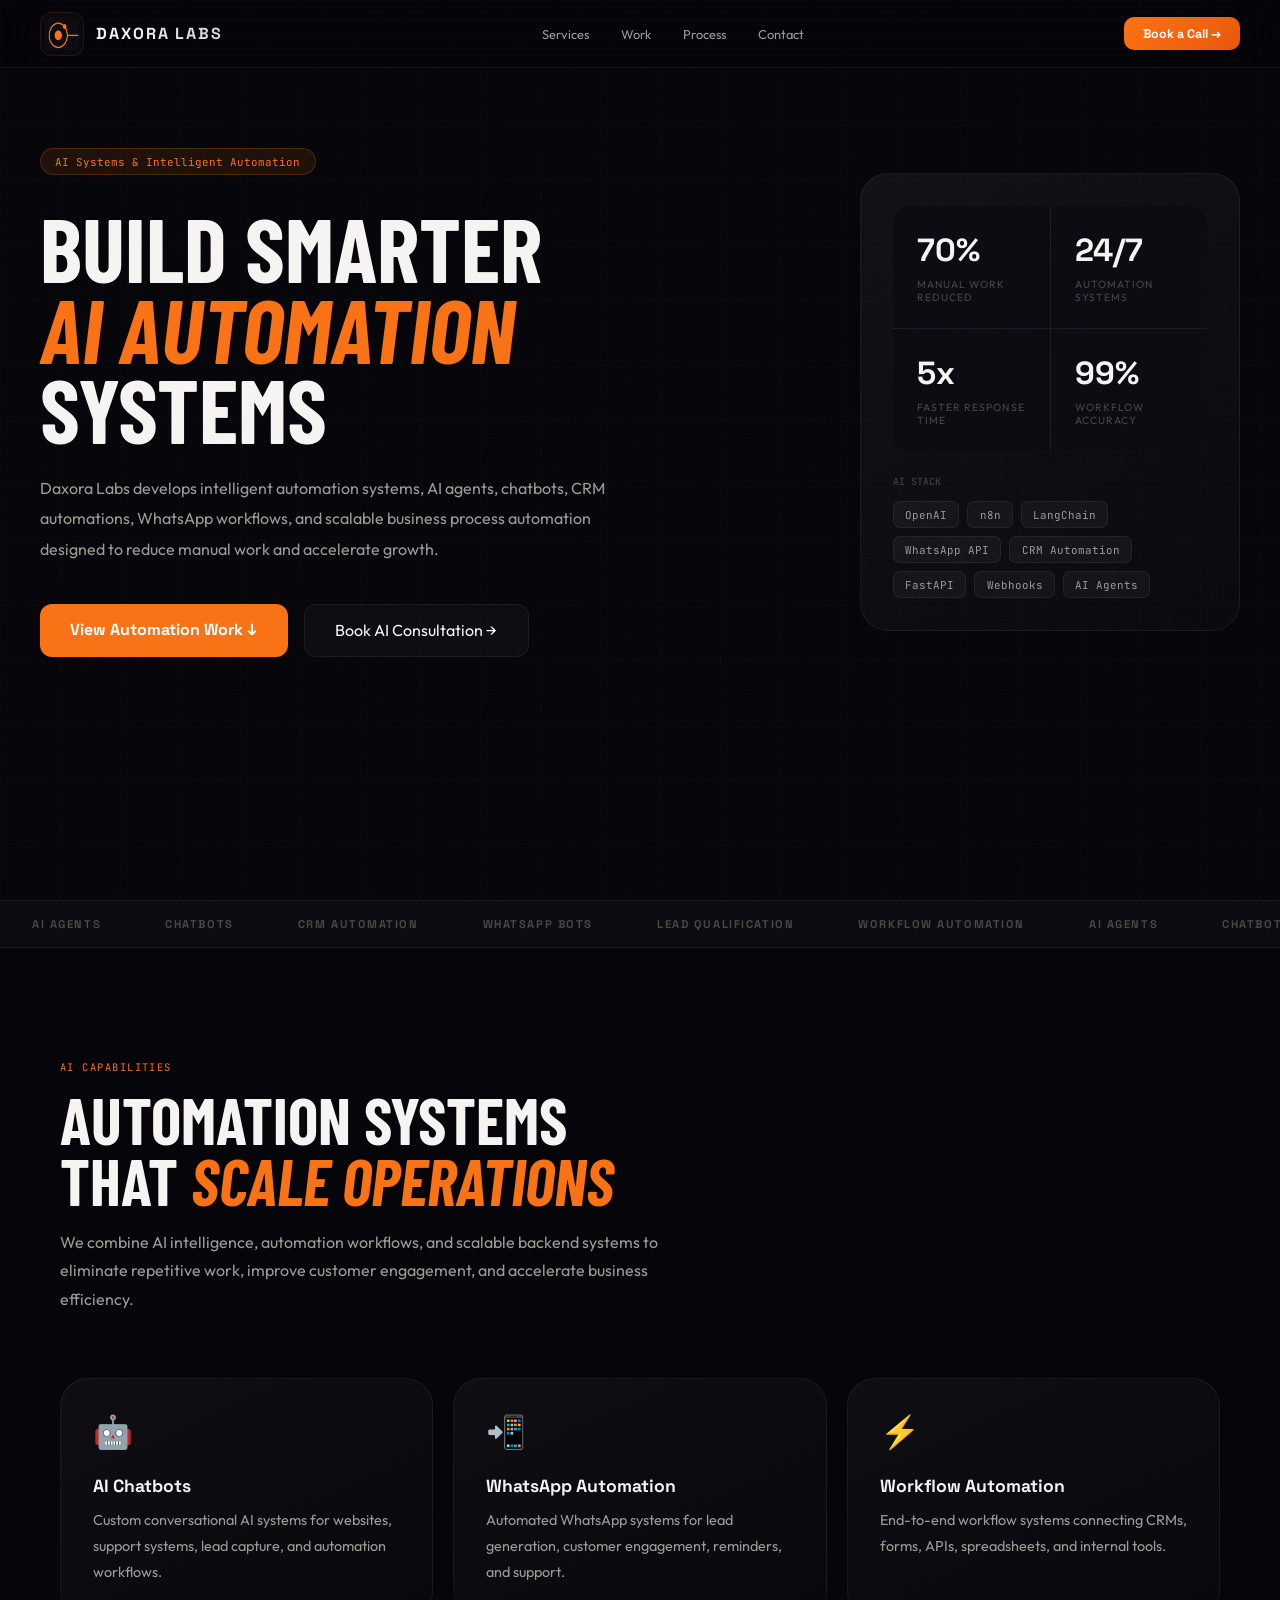
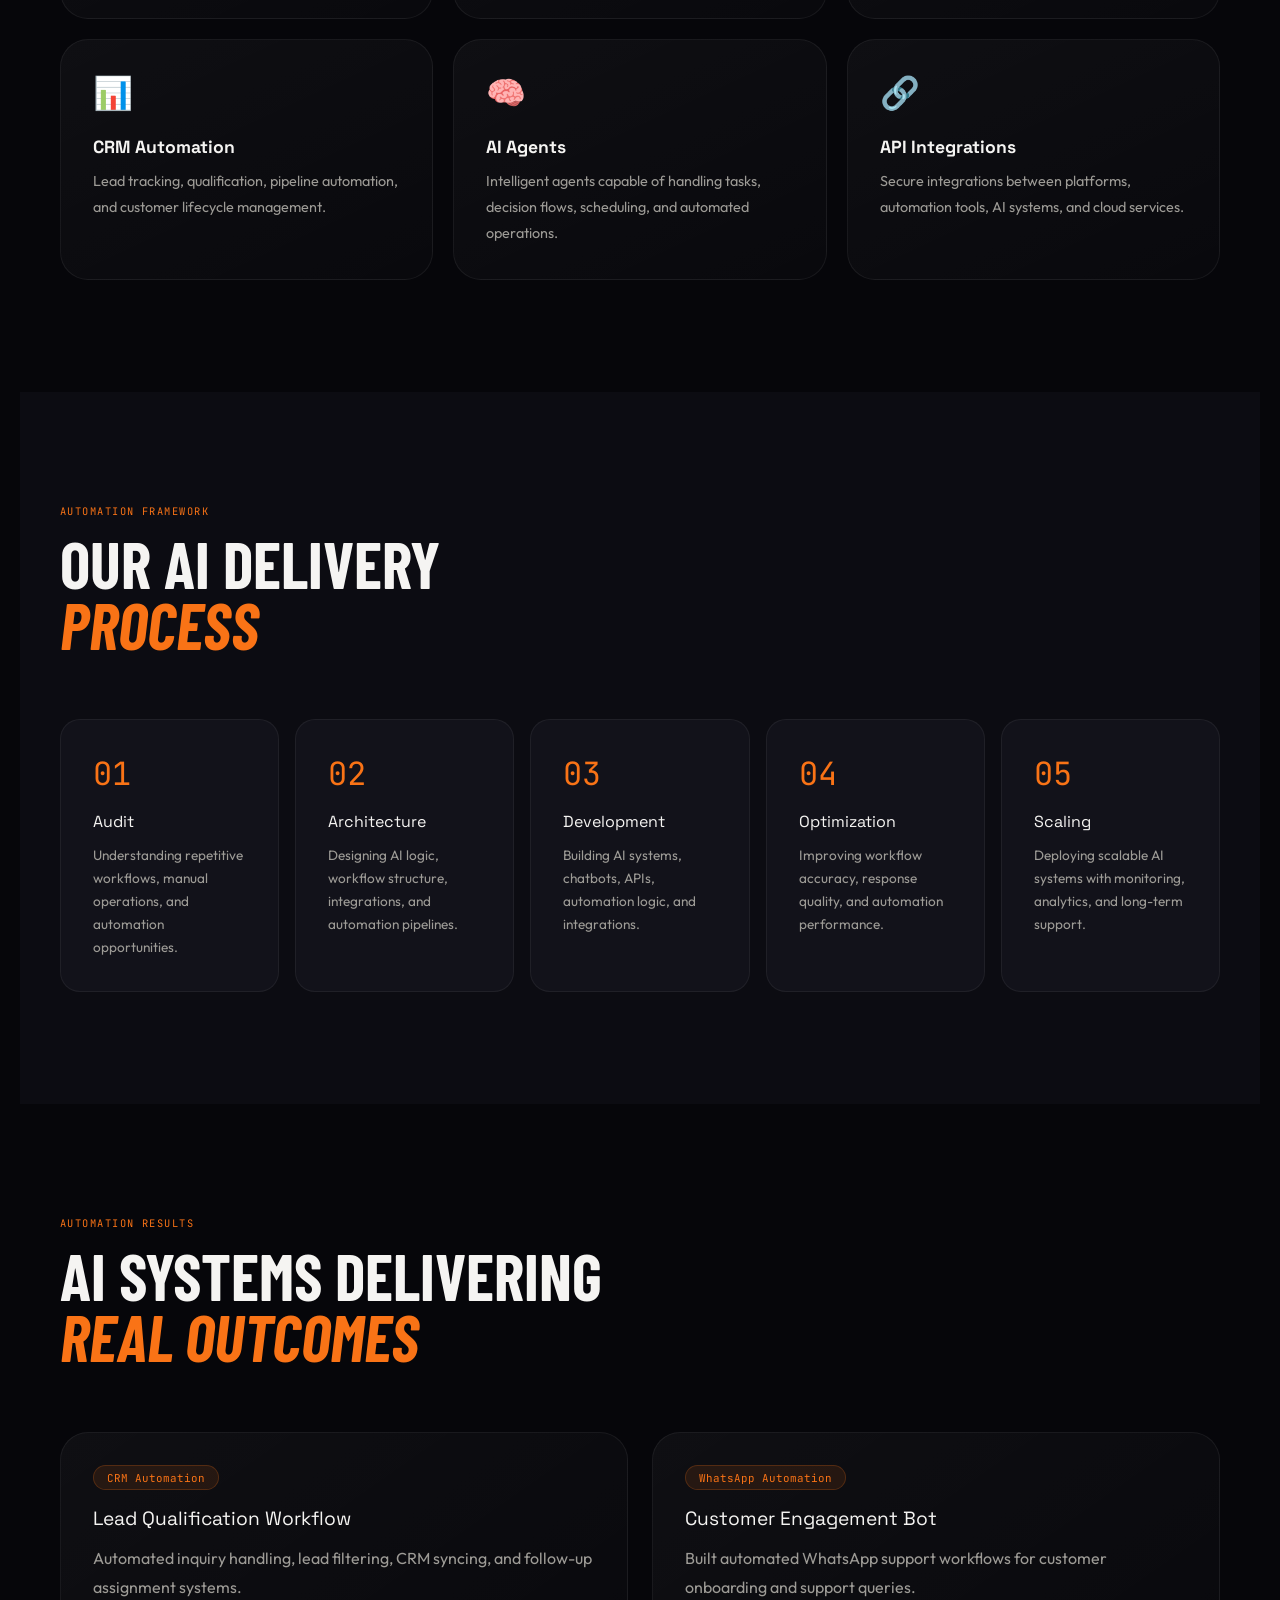
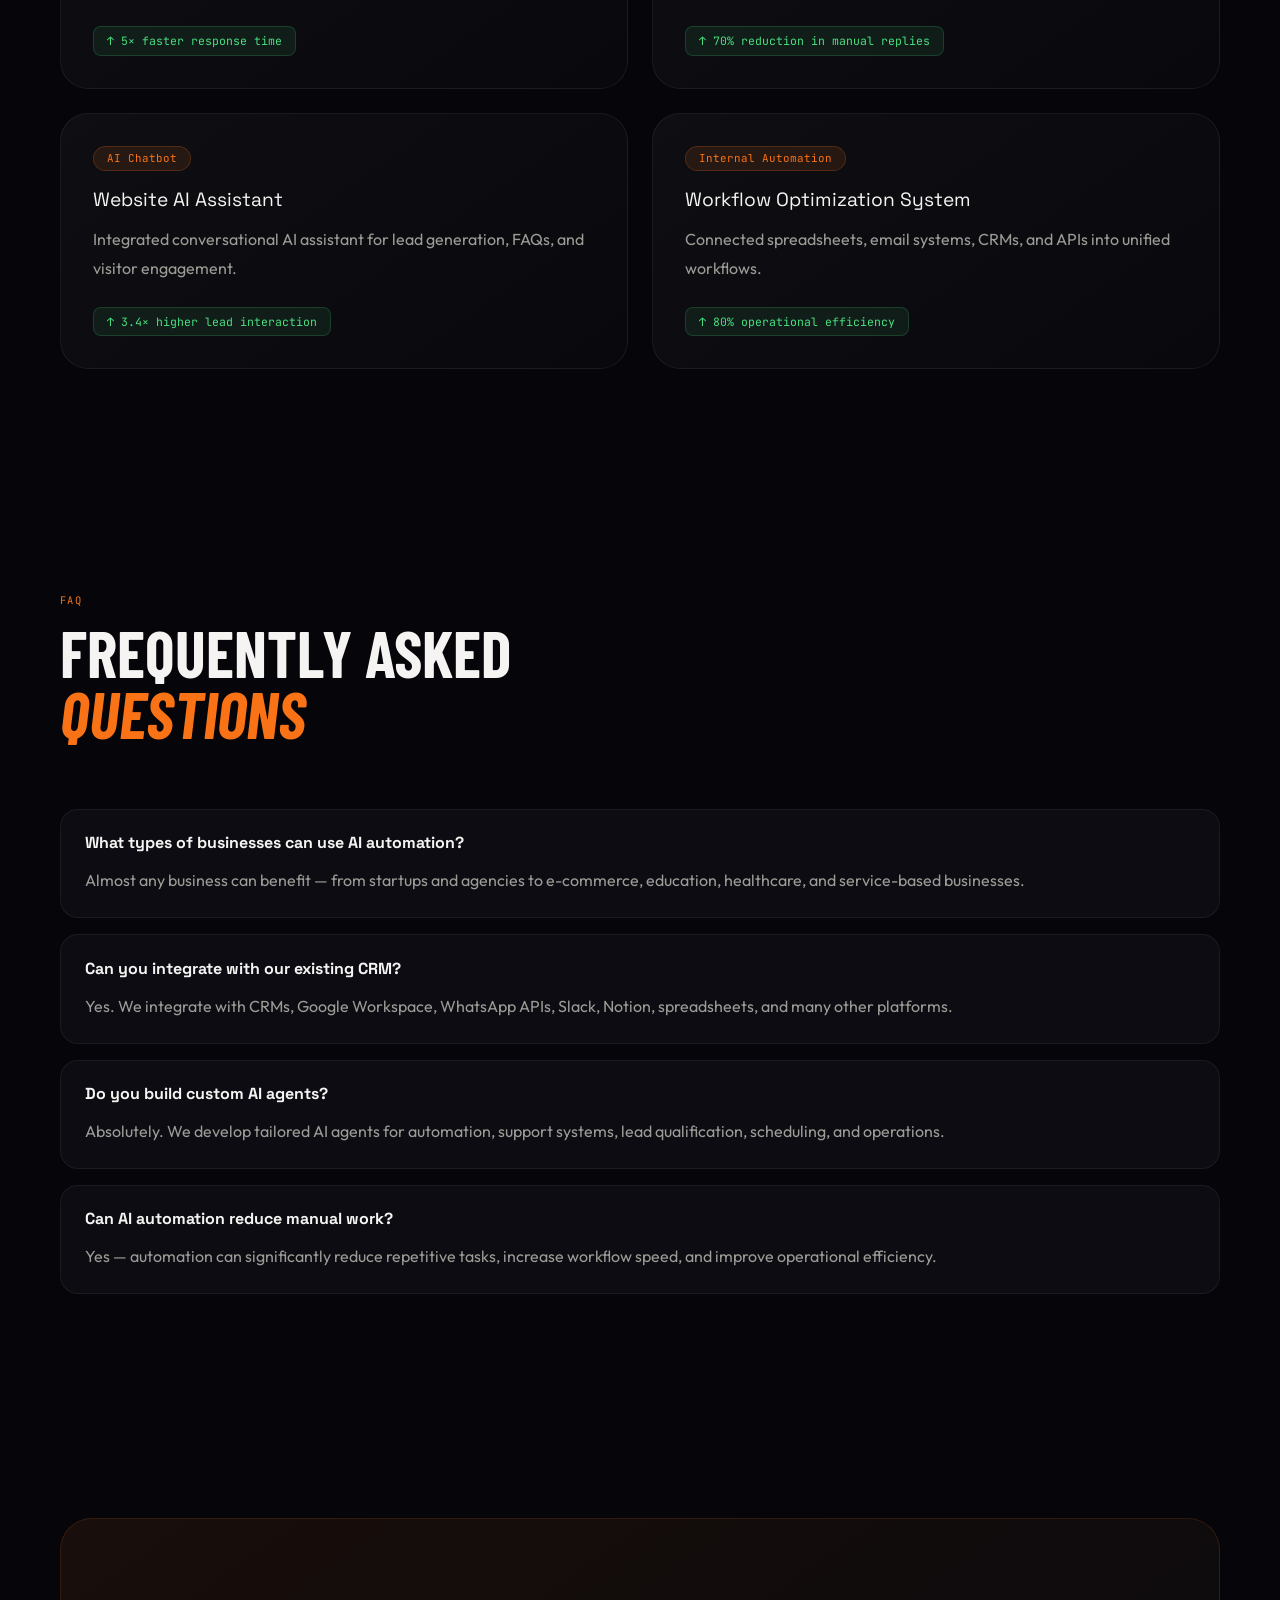
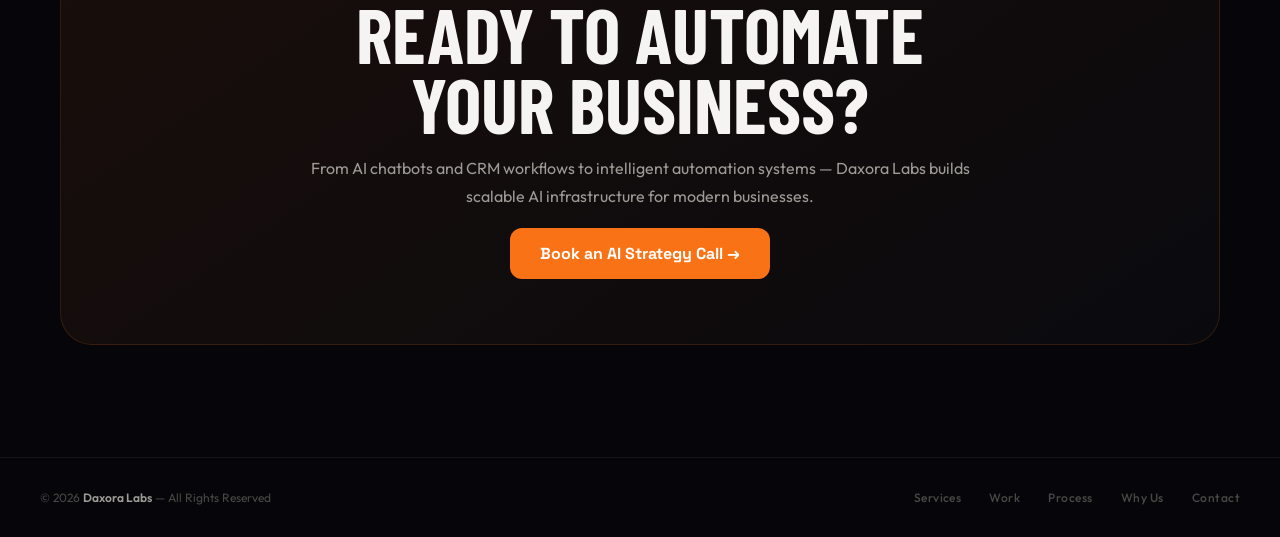
<file: automation.html>
<!-- ========================= -->
<!-- SERVICE PAGE 03 -->
<!-- FILE: service-ai-automation.html -->
<!-- ========================= -->

<!DOCTYPE html>
<html lang="en">
<head>
<meta charset="UTF-8">
<meta name="viewport" content="width=device-width, initial-scale=1.0">

<title>AI & Automation Services | Daxora Labs</title>

<meta name="description"
content="AI automation systems, intelligent workflows, chatbots, AI agents, CRM automation, WhatsApp bots, and scalable business automation solutions by Daxora Labs.">

<link rel="preconnect" href="https://fonts.googleapis.com">

<link href="https://fonts.googleapis.com/css2?family=Barlow+Condensed:ital,wght@0,600;0,700;0,800;0,900;1,700;1,800&family=Space+Grotesk:wght@400;500;600;700&family=JetBrains+Mono:wght@300;400;500&family=Outfit:wght@300;400;500;600&display=swap" rel="stylesheet">

<style>

:root{
  --bg:#06060a;
  --bg2:#0c0c12;
  --bg3:#12121a;
  --bg4:#1a1a24;

  --glass:rgba(255,255,255,0.03);
  --glass2:rgba(255,255,255,0.055);

  --accent:#f97316;
  --accent2:#fb923c;

  --accent-dim:rgba(249,115,22,0.1);
  --accent-border:rgba(249,115,22,0.22);

  --text:#f5f4f2;
  --text2:#9d9b96;
  --text3:#4a4845;

  --border:rgba(255,255,255,0.06);

  --nav-h:68px;

  --r2:20px;
  --r3:28px;
}

*{
  margin:0;
  padding:0;
  box-sizing:border-box;
}

html{
  scroll-behavior:smooth;
}

body{
  background:var(--bg);
  color:var(--text);
  font-family:'Outfit',sans-serif;
  overflow-x:hidden;
}

/* ========================= */
/* GRAIN */
/* ========================= */

.grain{
  position:fixed;
  inset:0;
  opacity:.018;
  pointer-events:none;
  z-index:1;

  background-image:url("data:image/svg+xml,%3Csvg xmlns='http://www.w3.org/2000/svg' width='256' height='256'%3E%3Cfilter id='n'%3E%3CfeTurbulence type='fractalNoise' baseFrequency='0.9' numOctaves='4' stitchTiles='stitch'/%3E%3C/filter%3E%3Crect width='256' height='256' filter='url(%23n)'/%3E%3C/svg%3E");
}

/* ========================= */
/* NAV */
/* ========================= */

nav{
  position:fixed;
  top:0;
  left:0;
  right:0;

  height:var(--nav-h);

  display:flex;
  align-items:center;
  justify-content:space-between;

  padding:0 2.5rem;

  background:rgba(6,6,10,.82);

  backdrop-filter:blur(24px);

  border-bottom:1px solid var(--border);

  z-index:999;
}

.logo{
  display:flex;
  align-items:center;
  gap:.75rem;

  text-decoration:none;
}

.logo img{
  width:44px;
  height:44px;

  padding:4px;

  border-radius:12px;

  background:rgba(255,255,255,.02);

  border:1px solid rgba(249,115,22,.12);
}

.logo span{
  font-family:'Space Grotesk',sans-serif;

  font-size:1rem;
  font-weight:800;

  letter-spacing:.12em;

  text-transform:uppercase;

  background:linear-gradient(90deg,#fafaf9,#d6d3d1);

  -webkit-background-clip:text;
  -webkit-text-fill-color:transparent;
}

.nav-links{
  display:flex;
  gap:.2rem;
}

.nav-links a{
  text-decoration:none;

  color:var(--text2);

  padding:.5rem .9rem;

  border-radius:10px;

  font-size:.8rem;

  transition:.2s;
}

.nav-links a:hover{
  color:var(--text);

  background:rgba(255,255,255,.04);
}

.btn-nav{
  background:linear-gradient(135deg,var(--accent),#ea580c);

  color:#fff;

  text-decoration:none;

  padding:.55rem 1.2rem;

  border-radius:10px;

  font-family:'Space Grotesk',sans-serif;
  font-size:.78rem;
  font-weight:700;
}

/* ========================= */
/* HERO */
/* ========================= */

.hero{
  min-height:100vh;

  position:relative;

  padding:
    calc(var(--nav-h) + 5rem)
    2.5rem
    5rem;
}

.hero-grid{
  position:absolute;
  inset:0;

  background-image:
    linear-gradient(rgba(255,255,255,.025) 1px,transparent 1px),
    linear-gradient(90deg,rgba(255,255,255,.025) 1px,transparent 1px);

  background-size:60px 60px;

  opacity:.35;
}

.hero-inner{
  position:relative;
  z-index:2;

  max-width:1240px;

  margin:auto;

  display:grid;
  grid-template-columns:1fr 380px;

  gap:4rem;
  align-items:center;
}

.hero-tag{
  display:inline-flex;
  align-items:center;
  gap:.5rem;

  padding:.35rem .9rem;

  border-radius:100px;

  background:var(--accent-dim);

  border:1px solid var(--accent-border);

  color:var(--accent);

  font-family:'JetBrains Mono',monospace;
  font-size:.68rem;

  margin-bottom:2rem;
}

.hero h1{
  font-family:'Barlow Condensed',sans-serif;

  font-size:clamp(4rem,7vw,7rem);

  line-height:.9;

  text-transform:uppercase;

  margin-bottom:1.5rem;
}

.hero h1 span{
  color:var(--accent);
  font-style:italic;
}

.hero-sub{
  color:var(--text2);

  line-height:1.9;

  max-width:580px;

  margin-bottom:2.5rem;
}

.hero-btns{
  display:flex;
  gap:1rem;
  flex-wrap:wrap;
}

.btn-primary{
  background:var(--accent);

  color:#fff;

  text-decoration:none;

  padding:.95rem 1.9rem;

  border-radius:12px;

  font-family:'Space Grotesk',sans-serif;
  font-weight:700;
}

.btn-outline{
  border:1px solid var(--border);

  color:var(--text);

  text-decoration:none;

  padding:.95rem 1.9rem;

  border-radius:12px;

  background:rgba(255,255,255,.03);
}

/* ========================= */
/* HERO PANEL */
/* ========================= */

.hero-panel{
  background:linear-gradient(
    145deg,
    rgba(255,255,255,.05),
    rgba(255,255,255,.02)
  );

  border:1px solid var(--border);

  border-radius:var(--r3);

  padding:2rem;
}

.stats-grid{
  display:grid;
  grid-template-columns:1fr 1fr;
  gap:1px;

  background:var(--border);

  border-radius:16px;

  overflow:hidden;

  margin-bottom:1.5rem;
}

.stat{
  background:var(--bg2);

  padding:1.5rem;
}

.stat-n{
  font-family:'Space Grotesk',sans-serif;

  font-size:2rem;
  font-weight:800;
}

.stat-l{
  margin-top:.5rem;

  font-size:.65rem;

  letter-spacing:.1em;

  color:var(--text3);

  text-transform:uppercase;
}

.stack-label{
  font-family:'JetBrains Mono',monospace;

  font-size:.62rem;

  color:var(--text3);

  margin-bottom:.8rem;
}

.chips{
  display:flex;
  flex-wrap:wrap;
  gap:.5rem;
}

.chip{
  padding:.35rem .7rem;

  border-radius:7px;

  border:1px solid var(--border);

  background:rgba(255,255,255,.04);

  color:var(--text2);

  font-size:.68rem;

  font-family:'JetBrains Mono',monospace;
}

/* ========================= */
/* MARQUEE */
/* ========================= */

.marquee-wrap{
  overflow:hidden;

  border-top:1px solid var(--border);
  border-bottom:1px solid var(--border);

  background:var(--bg2);

  padding:1rem 0;
}

.marquee-track{
  display:flex;

  width:max-content;

  animation:slide 26s linear infinite;
}

.marquee-track span{
  padding:0 2rem;

  color:var(--text3);

  font-family:'Space Grotesk',sans-serif;
  font-size:.7rem;
  font-weight:700;

  letter-spacing:.14em;

  text-transform:uppercase;
}

@keyframes slide{
  from{transform:translateX(0)}
  to{transform:translateX(-50%)}
}

/* ========================= */
/* WRAP */
/* ========================= */

.wrap{
  max-width:1240px;
  margin:auto;

  padding:7rem 2.5rem;
}

.sec-head{
  margin-bottom:4rem;
}

.eyebrow{
  font-family:'JetBrains Mono',monospace;

  font-size:.65rem;

  color:var(--accent);

  letter-spacing:.14em;

  text-transform:uppercase;

  margin-bottom:1rem;
}

.sh{
  font-family:'Barlow Condensed',sans-serif;

  font-size:clamp(2.5rem,5vw,4rem);

  line-height:.95;

  text-transform:uppercase;

  margin-bottom:1rem;
}

.sh em{
  color:var(--accent);
  font-style:italic;
}

.ss{
  max-width:600px;

  color:var(--text2);

  line-height:1.8;
}

/* ========================= */
/* GRID */
/* ========================= */

.auto-grid{
  display:grid;
  grid-template-columns:repeat(3,1fr);

  gap:1.25rem;
}

.auto-card{
  background:linear-gradient(
    155deg,
    rgba(255,255,255,.04),
    rgba(255,255,255,.015)
  );

  border:1px solid var(--border);

  border-radius:var(--r3);

  padding:2rem;

  transition:.3s;
}

.auto-card:hover{
  transform:translateY(-8px);

  border-color:rgba(249,115,22,.24);
}

.auto-icon{
  font-size:2rem;

  margin-bottom:1.5rem;
}

.auto-title{
  font-family:'Space Grotesk',sans-serif;

  font-size:1.1rem;
  font-weight:700;

  margin-bottom:.7rem;
}

.auto-desc{
  color:var(--text2);

  line-height:1.8;

  font-size:.9rem;
}

/* ========================= */
/* FRAMEWORK */
/* ========================= */

.framework{
  background:var(--bg2);
}

.framework-grid{
  display:grid;
  grid-template-columns:repeat(5,1fr);

  gap:1rem;
}

.step{
  background:var(--bg3);

  border:1px solid var(--border);

  border-radius:var(--r2);

  padding:2rem;
}

.step-num{
  font-family:'JetBrains Mono',monospace;

  color:var(--accent);

  font-size:2rem;

  margin-bottom:1rem;
}

.step-title{
  font-family:'Space Grotesk',sans-serif;

  margin-bottom:.7rem;
}

.step-desc{
  color:var(--text2);

  line-height:1.7;

  font-size:.85rem;
}

/* ========================= */
/* CASE STUDIES */
/* ========================= */

.case-grid{
  display:grid;
  grid-template-columns:repeat(2,1fr);

  gap:1.5rem;
}

.case-card{
  background:linear-gradient(
    145deg,
    rgba(255,255,255,.04),
    rgba(255,255,255,.015)
  );

  border:1px solid var(--border);

  border-radius:var(--r3);

  padding:2rem;
}

.case-type{
  display:inline-flex;

  padding:.3rem .8rem;

  border-radius:100px;

  background:var(--accent-dim);

  border:1px solid var(--accent-border);

  color:var(--accent);

  font-size:.68rem;

  font-family:'JetBrains Mono',monospace;

  margin-bottom:1rem;
}

.case-title{
  font-family:'Space Grotesk',sans-serif;

  font-size:1.2rem;

  margin-bottom:.8rem;
}

.case-desc{
  color:var(--text2);

  line-height:1.8;

  margin-bottom:1.5rem;
}

.result{
  display:inline-flex;
  align-items:center;
  gap:.4rem;

  background:rgba(74,222,128,.08);

  border:1px solid rgba(74,222,128,.18);

  color:#4ade80;

  padding:.4rem .8rem;

  border-radius:8px;

  font-size:.72rem;

  font-family:'JetBrains Mono',monospace;
}

/* ========================= */
/* FAQ */
/* ========================= */

.faq-grid{
  display:flex;
  flex-direction:column;
  gap:1rem;
}

.faq{
  background:var(--bg2);

  border:1px solid var(--border);

  border-radius:18px;

  padding:1.4rem 1.5rem;
}

.faq-q{
  font-family:'Space Grotesk',sans-serif;

  font-weight:700;

  margin-bottom:.8rem;
}

.faq-a{
  color:var(--text2);

  line-height:1.8;
}

/* ========================= */
/* CTA */
/* ========================= */

.cta{
  text-align:center;

  background:linear-gradient(
    145deg,
    rgba(249,115,22,.08),
    rgba(255,255,255,.02)
  );

  border:1px solid rgba(249,115,22,.15);

  border-radius:32px;

  padding:5rem 2rem;
}

.cta h2{
  font-family:'Barlow Condensed',sans-serif;

  font-size:clamp(3rem,6vw,5rem);

  line-height:.9;

  text-transform:uppercase;

  margin-bottom:1rem;
}

.cta p{
  max-width:700px;

  margin:auto auto 2rem;

  color:var(--text2);

  line-height:1.8;
}

/* ========================= */
/* FOOTER */
/* ========================= */

footer{
  border-top:1px solid var(--border);padding:2rem 2.5rem;
  display:flex;align-items:center;justify-content:space-between;
  flex-wrap:wrap;gap:1rem;
}
.foot-copy{font-size:.75rem;color:var(--text3)}
.foot-copy strong{color:var(--text2);font-weight:600}
.foot-links{display:flex;gap:1.75rem}
.foot-links a{
  font-size:.75rem;font-weight:500;color:var(--text3);
  text-decoration:none;letter-spacing:.04em;transition:color .2s;
}
.foot-links a:hover{color:var(--accent)}


/* ========================= */
/* RESPONSIVE */
/* ========================= */

@media(max-width:1100px){

  .hero-inner{
    grid-template-columns:1fr;
  }

  .auto-grid{
    grid-template-columns:repeat(2,1fr);
  }

  .framework-grid{
    grid-template-columns:repeat(2,1fr);
  }
}

@media(max-width:768px){

  nav{
    padding:0 1.5rem;
  }

  .nav-links{
    display:none;
  }

  .hero{
    padding:
      calc(var(--nav-h) + 4rem)
      1.5rem
      4rem;
  }

  .wrap{
    padding:4.5rem 1.5rem;
  }

  .auto-grid,
  .case-grid,
  .framework-grid{
    grid-template-columns:1fr;
  }

  footer{
    flex-direction:column;
    gap:1rem;
  }
}

</style>
</head>

<body>

<div class="grain"></div>

<!-- NAV -->

<nav>

<a href="index.html" class="logo">
<img src="daxora.png" alt="Daxora Labs">
<span>Daxora Labs</span>
</a>

<div class="nav-links">
<a href="index.html#services">Services</a>
<a href="index.html#work">Work</a>
<a href="index.html#process">Process</a>
<a href="index.html#contact">Contact</a>
</div>

<a href="index.html#contact" class="btn-nav">
Book a Call →
</a>

</nav>

<!-- HERO -->

<section class="hero">

<div class="hero-grid"></div>

<div class="hero-inner">

<div>

<div class="hero-tag">
AI Systems & Intelligent Automation
</div>

<h1>
Build smarter<br>
<span>AI automation</span><br>
systems
</h1>

<p class="hero-sub">
Daxora Labs develops intelligent automation systems,
AI agents, chatbots, CRM automations,
WhatsApp workflows, and scalable business process automation
designed to reduce manual work and accelerate growth.
</p>

<div class="hero-btns">

<a href="#case-studies" class="btn-primary">
View Automation Work ↓
</a>

<a href="index.html#contact" class="btn-outline">
Book AI Consultation →
</a>

</div>

</div>

<div class="hero-panel">

<div class="stats-grid">

<div class="stat">
<div class="stat-n">70%</div>
<div class="stat-l">Manual Work Reduced</div>
</div>

<div class="stat">
<div class="stat-n">24/7</div>
<div class="stat-l">Automation Systems</div>
</div>

<div class="stat">
<div class="stat-n">5x</div>
<div class="stat-l">Faster Response Time</div>
</div>

<div class="stat">
<div class="stat-n">99%</div>
<div class="stat-l">Workflow Accuracy</div>
</div>

</div>

<div class="stack-label">
AI STACK
</div>

<div class="chips">
<span class="chip">OpenAI</span>
<span class="chip">n8n</span>
<span class="chip">LangChain</span>
<span class="chip">WhatsApp API</span>
<span class="chip">CRM Automation</span>
<span class="chip">FastAPI</span>
<span class="chip">Webhooks</span>
<span class="chip">AI Agents</span>
</div>

</div>

</div>

</section>

<!-- MARQUEE -->

<div class="marquee-wrap">

<div class="marquee-track">

<span>AI AGENTS</span>
<span>CHATBOTS</span>
<span>CRM AUTOMATION</span>
<span>WHATSAPP BOTS</span>
<span>LEAD QUALIFICATION</span>
<span>WORKFLOW AUTOMATION</span>

<span>AI AGENTS</span>
<span>CHATBOTS</span>
<span>CRM AUTOMATION</span>
<span>WHATSAPP BOTS</span>
<span>LEAD QUALIFICATION</span>
<span>WORKFLOW AUTOMATION</span>

</div>

</div>

<!-- WHAT WE BUILD -->

<section class="wrap">

<div class="sec-head">

<div class="eyebrow">
AI Capabilities
</div>

<h2 class="sh">
Automation systems<br>
that <em>scale operations</em>
</h2>

<p class="ss">
We combine AI intelligence, automation workflows,
and scalable backend systems to eliminate repetitive work,
improve customer engagement, and accelerate business efficiency.
</p>

</div>

<div class="auto-grid">

<div class="auto-card">
<div class="auto-icon">🤖</div>
<div class="auto-title">AI Chatbots</div>
<div class="auto-desc">
Custom conversational AI systems for websites,
support systems, lead capture, and automation workflows.
</div>
</div>

<div class="auto-card">
<div class="auto-icon">📲</div>
<div class="auto-title">WhatsApp Automation</div>
<div class="auto-desc">
Automated WhatsApp systems for lead generation,
customer engagement, reminders, and support.
</div>
</div>

<div class="auto-card">
<div class="auto-icon">⚡</div>
<div class="auto-title">Workflow Automation</div>
<div class="auto-desc">
End-to-end workflow systems connecting CRMs,
forms, APIs, spreadsheets, and internal tools.
</div>
</div>

<div class="auto-card">
<div class="auto-icon">📊</div>
<div class="auto-title">CRM Automation</div>
<div class="auto-desc">
Lead tracking, qualification,
pipeline automation, and customer lifecycle management.
</div>
</div>

<div class="auto-card">
<div class="auto-icon">🧠</div>
<div class="auto-title">AI Agents</div>
<div class="auto-desc">
Intelligent agents capable of handling tasks,
decision flows, scheduling, and automated operations.
</div>
</div>

<div class="auto-card">
<div class="auto-icon">🔗</div>
<div class="auto-title">API Integrations</div>
<div class="auto-desc">
Secure integrations between platforms,
automation tools, AI systems, and cloud services.
</div>
</div>

</div>

</section>

<!-- FRAMEWORK -->

<section class="wrap framework">

<div class="sec-head">

<div class="eyebrow">
Automation Framework
</div>

<h2 class="sh">
Our AI delivery<br>
<em>process</em>
</h2>

</div>

<div class="framework-grid">

<div class="step">
<div class="step-num">01</div>
<div class="step-title">Audit</div>
<div class="step-desc">
Understanding repetitive workflows,
manual operations, and automation opportunities.
</div>
</div>

<div class="step">
<div class="step-num">02</div>
<div class="step-title">Architecture</div>
<div class="step-desc">
Designing AI logic,
workflow structure, integrations, and automation pipelines.
</div>
</div>

<div class="step">
<div class="step-num">03</div>
<div class="step-title">Development</div>
<div class="step-desc">
Building AI systems,
chatbots, APIs, automation logic, and integrations.
</div>
</div>

<div class="step">
<div class="step-num">04</div>
<div class="step-title">Optimization</div>
<div class="step-desc">
Improving workflow accuracy,
response quality, and automation performance.
</div>
</div>

<div class="step">
<div class="step-num">05</div>
<div class="step-title">Scaling</div>
<div class="step-desc">
Deploying scalable AI systems
with monitoring, analytics, and long-term support.
</div>
</div>

</div>

</section>

<!-- CASE STUDIES -->

<section class="wrap" id="case-studies">

<div class="sec-head">

<div class="eyebrow">
Automation Results
</div>

<h2 class="sh">
AI systems delivering<br>
<em>real outcomes</em>
</h2>

</div>

<div class="case-grid">

<div class="case-card">

<div class="case-type">
CRM Automation
</div>

<div class="case-title">
Lead Qualification Workflow
</div>

<div class="case-desc">
Automated inquiry handling,
lead filtering, CRM syncing, and follow-up assignment systems.
</div>

<div class="result">
↑ 5× faster response time
</div>

</div>

<div class="case-card">

<div class="case-type">
WhatsApp Automation
</div>

<div class="case-title">
Customer Engagement Bot
</div>

<div class="case-desc">
Built automated WhatsApp support workflows
for customer onboarding and support queries.
</div>

<div class="result">
↑ 70% reduction in manual replies
</div>

</div>

<div class="case-card">

<div class="case-type">
AI Chatbot
</div>

<div class="case-title">
Website AI Assistant
</div>

<div class="case-desc">
Integrated conversational AI assistant
for lead generation, FAQs, and visitor engagement.
</div>

<div class="result">
↑ 3.4× higher lead interaction
</div>

</div>

<div class="case-card">

<div class="case-type">
Internal Automation
</div>

<div class="case-title">
Workflow Optimization System
</div>

<div class="case-desc">
Connected spreadsheets,
email systems, CRMs, and APIs into unified workflows.
</div>

<div class="result">
↑ 80% operational efficiency
</div>

</div>

</div>

</section>

<!-- FAQ -->

<section class="wrap">

<div class="sec-head">

<div class="eyebrow">
FAQ
</div>

<h2 class="sh">
Frequently asked<br>
<em>questions</em>
</h2>

</div>

<div class="faq-grid">

<div class="faq">
<div class="faq-q">
What types of businesses can use AI automation?
</div>
<div class="faq-a">
Almost any business can benefit —
from startups and agencies to e-commerce,
education, healthcare, and service-based businesses.
</div>
</div>

<div class="faq">
<div class="faq-q">
Can you integrate with our existing CRM?
</div>
<div class="faq-a">
Yes. We integrate with CRMs,
Google Workspace, WhatsApp APIs,
Slack, Notion, spreadsheets, and many other platforms.
</div>
</div>

<div class="faq">
<div class="faq-q">
Do you build custom AI agents?
</div>
<div class="faq-a">
Absolutely. We develop tailored AI agents
for automation, support systems,
lead qualification, scheduling, and operations.
</div>
</div>

<div class="faq">
<div class="faq-q">
Can AI automation reduce manual work?
</div>
<div class="faq-a">
Yes — automation can significantly reduce repetitive tasks,
increase workflow speed,
and improve operational efficiency.
</div>
</div>

</div>

</section>

<!-- CTA -->

<section class="wrap">

<div class="cta">

<h2>
Ready to automate<br>
your business?
</h2>

<p>
From AI chatbots and CRM workflows
to intelligent automation systems —
Daxora Labs builds scalable AI infrastructure for modern businesses.
</p>

<a href="index.html#contact" class="btn-primary">
Book an AI Strategy Call →
</a>

</div>

</section>

<!-- FOOTER -->

<footer>
  <span class="foot-copy">© 2026 <strong>Daxora Labs</strong> — All Rights Reserved</span>
  <div class="foot-links">
    <a href="index.html#services">Services</a>
    <a href="index.html#work">Work</a>
    <a href="index.html#process">Process</a>
    <a href="index.html#why">Why Us</a>
    <a href="index.html#contact">Contact</a>
  </div>
</footer>

</body>
</html>
</file>
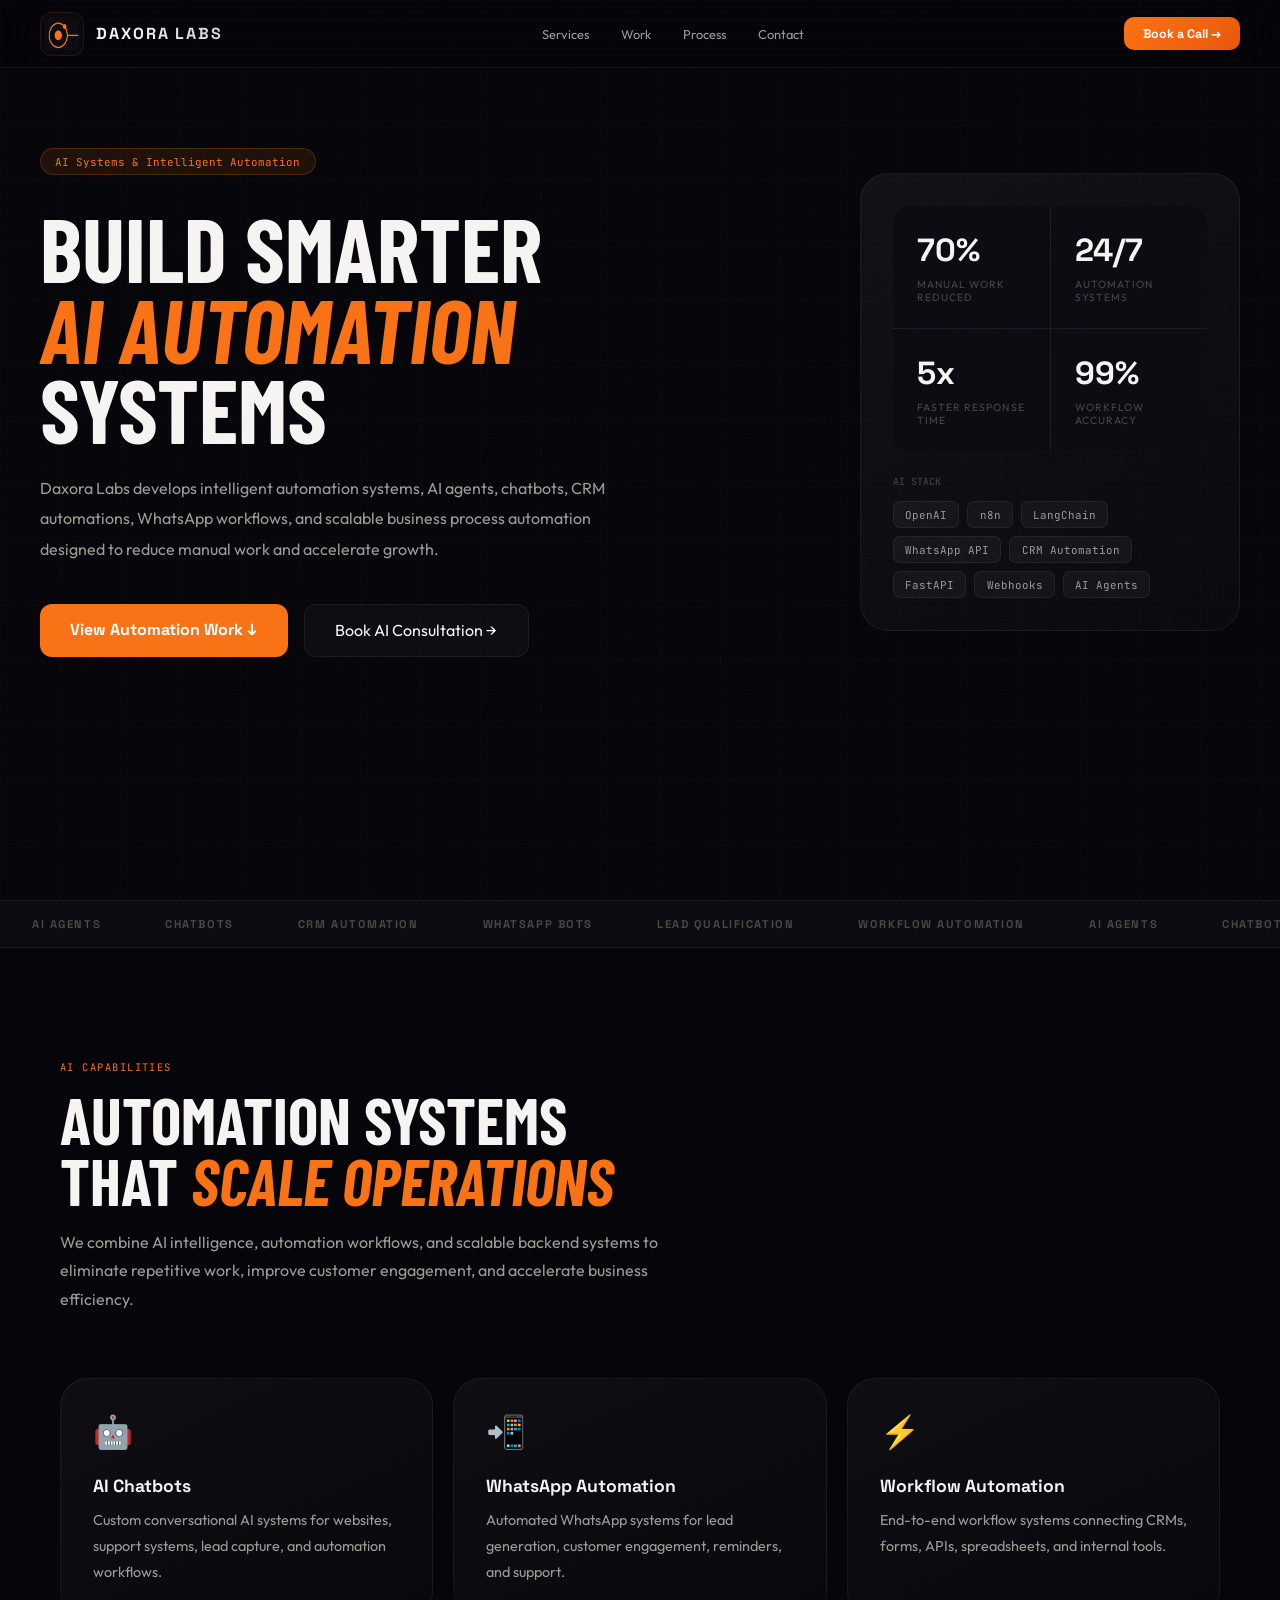
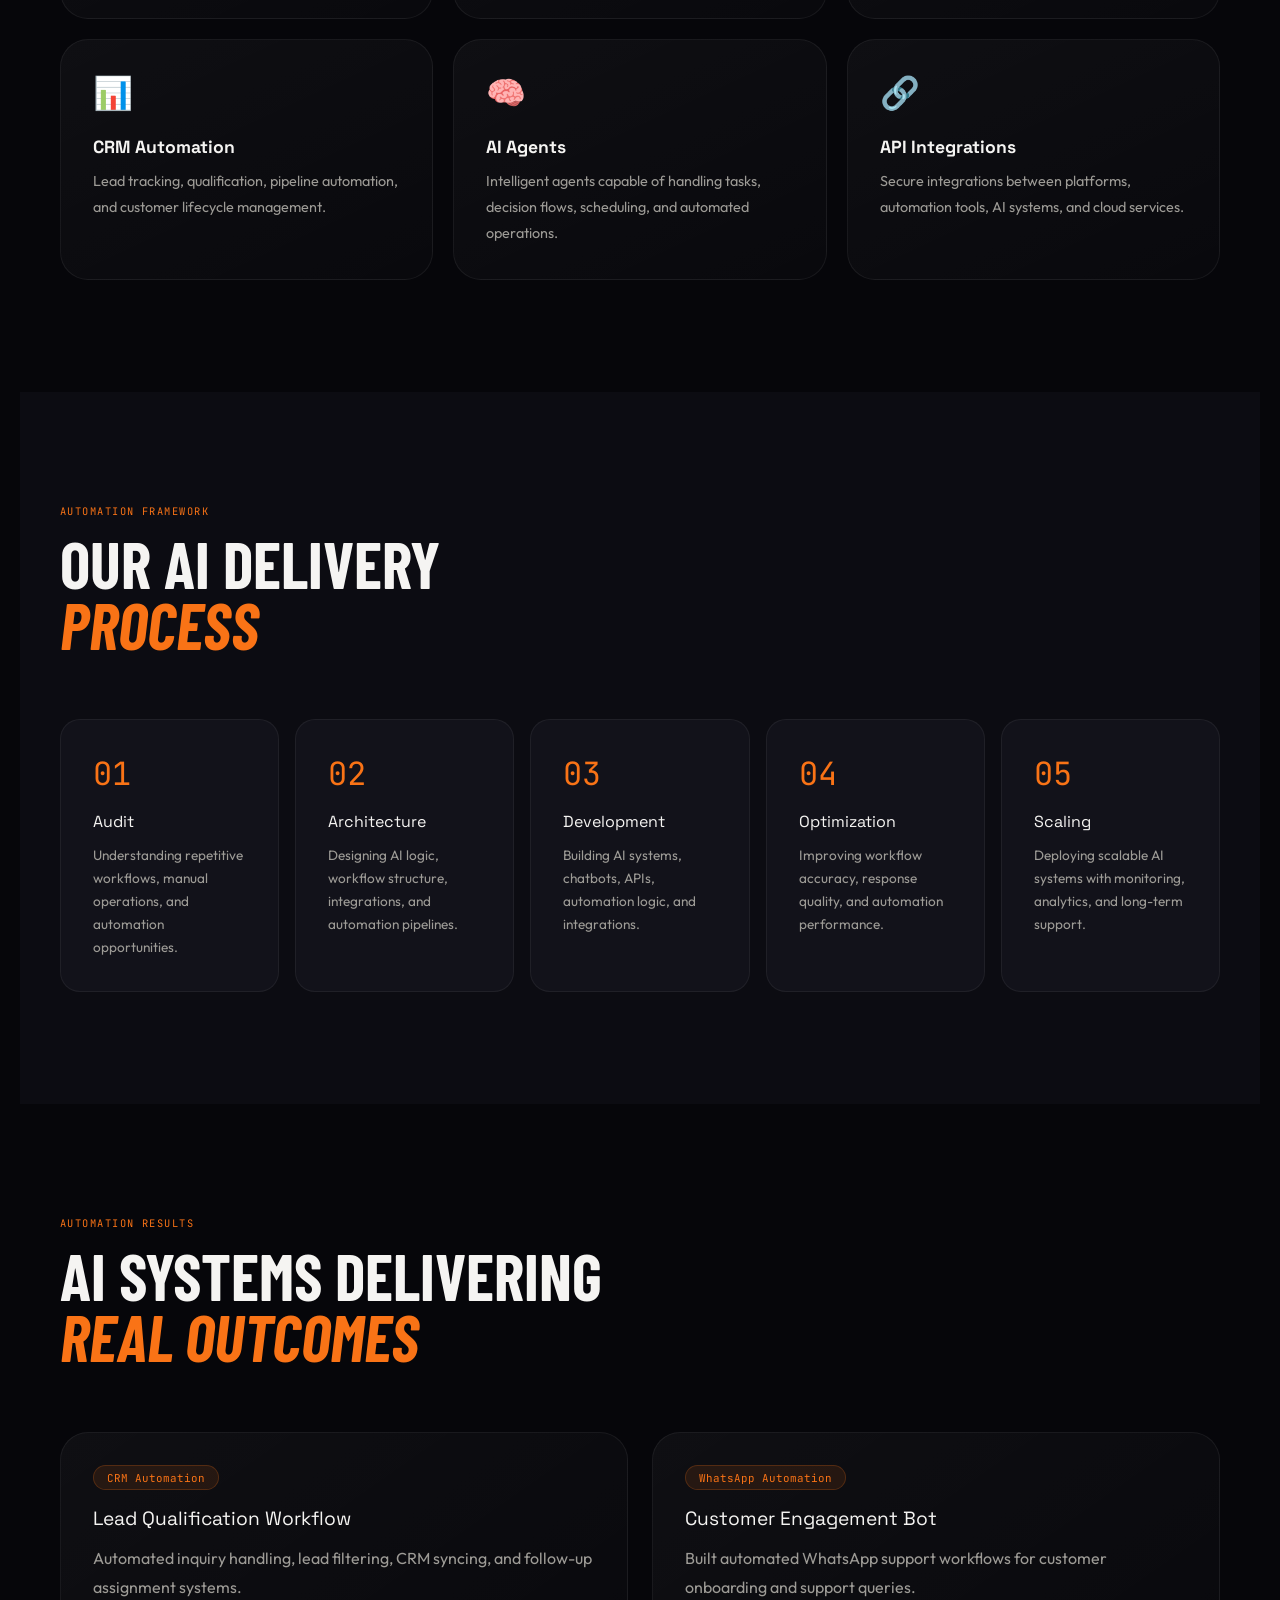
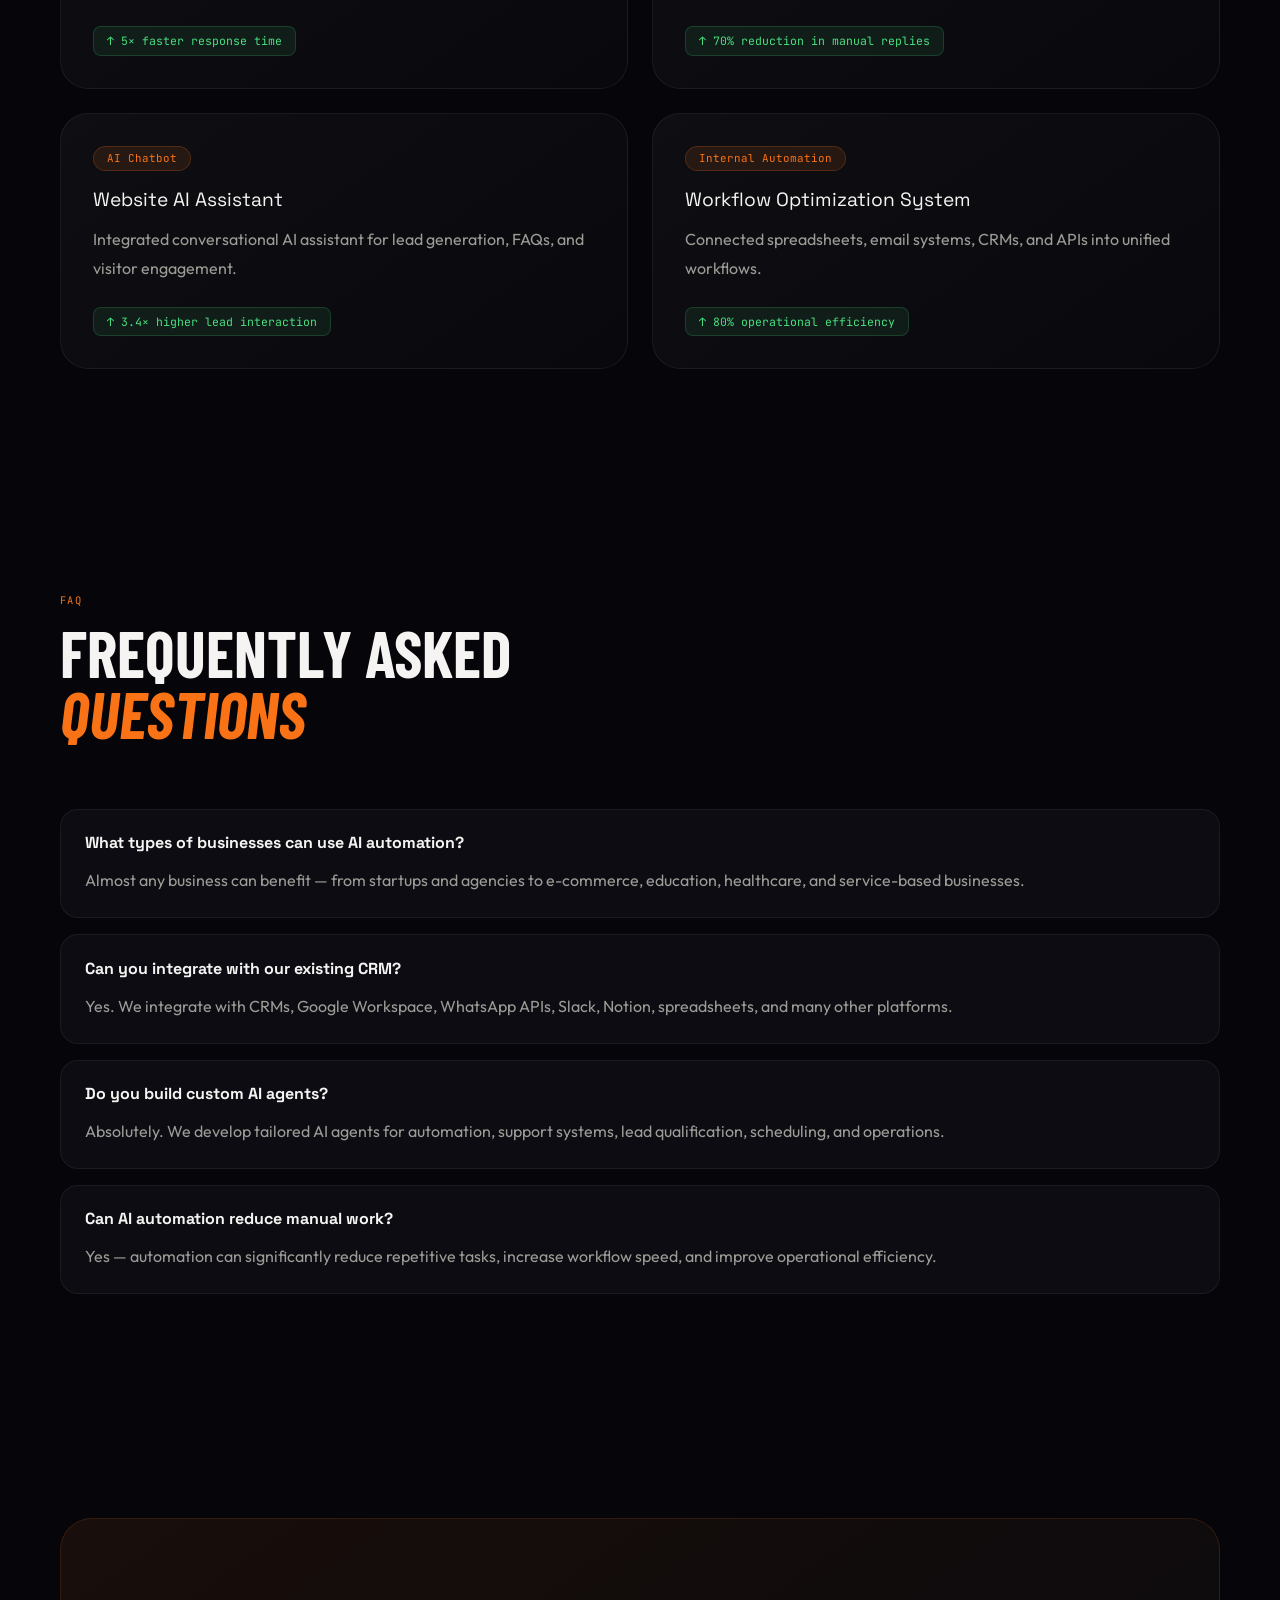
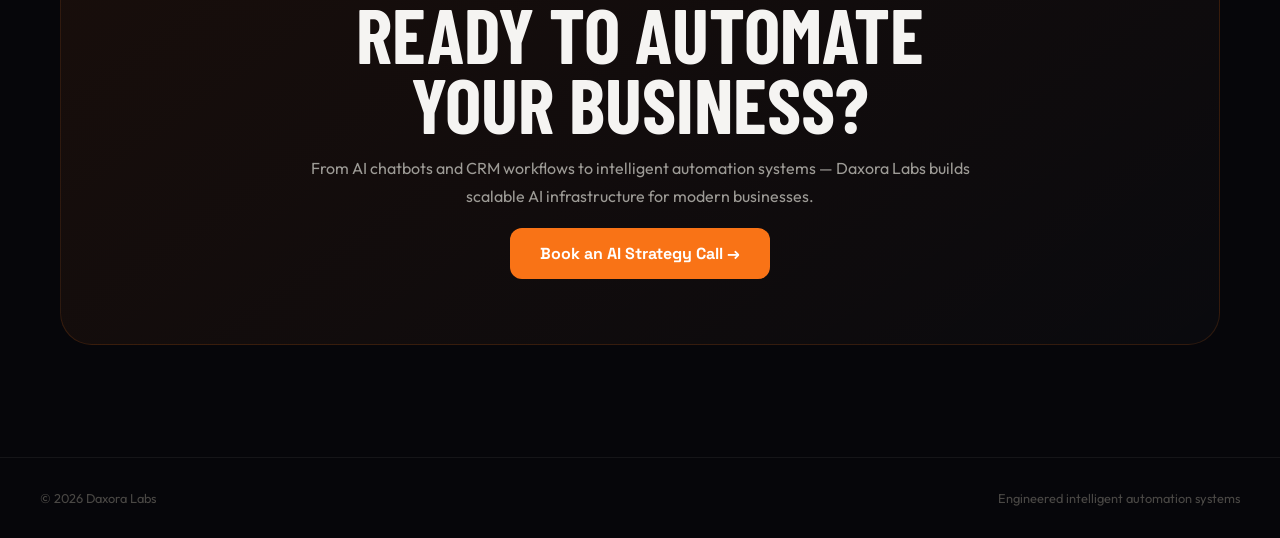
<file: service-ai-automation.html>
<!-- ========================= -->
<!-- SERVICE PAGE 03 -->
<!-- FILE: service-ai-automation.html -->
<!-- ========================= -->

<!DOCTYPE html>
<html lang="en">
<head>
<meta charset="UTF-8">
<meta name="viewport" content="width=device-width, initial-scale=1.0">

<title>AI & Automation Services | Daxora Labs</title>

<meta name="description"
content="AI automation systems, intelligent workflows, chatbots, AI agents, CRM automation, WhatsApp bots, and scalable business automation solutions by Daxora Labs.">

<link rel="preconnect" href="https://fonts.googleapis.com">

<link href="https://fonts.googleapis.com/css2?family=Barlow+Condensed:ital,wght@0,600;0,700;0,800;0,900;1,700;1,800&family=Space+Grotesk:wght@400;500;600;700&family=JetBrains+Mono:wght@300;400;500&family=Outfit:wght@300;400;500;600&display=swap" rel="stylesheet">

<style>

:root{
  --bg:#06060a;
  --bg2:#0c0c12;
  --bg3:#12121a;
  --bg4:#1a1a24;

  --glass:rgba(255,255,255,0.03);
  --glass2:rgba(255,255,255,0.055);

  --accent:#f97316;
  --accent2:#fb923c;

  --accent-dim:rgba(249,115,22,0.1);
  --accent-border:rgba(249,115,22,0.22);

  --text:#f5f4f2;
  --text2:#9d9b96;
  --text3:#4a4845;

  --border:rgba(255,255,255,0.06);

  --nav-h:68px;

  --r2:20px;
  --r3:28px;
}

*{
  margin:0;
  padding:0;
  box-sizing:border-box;
}

html{
  scroll-behavior:smooth;
}

body{
  background:var(--bg);
  color:var(--text);
  font-family:'Outfit',sans-serif;
  overflow-x:hidden;
}

/* ========================= */
/* GRAIN */
/* ========================= */

.grain{
  position:fixed;
  inset:0;
  opacity:.018;
  pointer-events:none;
  z-index:1;

  background-image:url("data:image/svg+xml,%3Csvg xmlns='http://www.w3.org/2000/svg' width='256' height='256'%3E%3Cfilter id='n'%3E%3CfeTurbulence type='fractalNoise' baseFrequency='0.9' numOctaves='4' stitchTiles='stitch'/%3E%3C/filter%3E%3Crect width='256' height='256' filter='url(%23n)'/%3E%3C/svg%3E");
}

/* ========================= */
/* NAV */
/* ========================= */

nav{
  position:fixed;
  top:0;
  left:0;
  right:0;

  height:var(--nav-h);

  display:flex;
  align-items:center;
  justify-content:space-between;

  padding:0 2.5rem;

  background:rgba(6,6,10,.82);

  backdrop-filter:blur(24px);

  border-bottom:1px solid var(--border);

  z-index:999;
}

.logo{
  display:flex;
  align-items:center;
  gap:.75rem;

  text-decoration:none;
}

.logo img{
  width:44px;
  height:44px;

  padding:4px;

  border-radius:12px;

  background:rgba(255,255,255,.02);

  border:1px solid rgba(249,115,22,.12);
}

.logo span{
  font-family:'Space Grotesk',sans-serif;

  font-size:1rem;
  font-weight:800;

  letter-spacing:.12em;

  text-transform:uppercase;

  background:linear-gradient(90deg,#fafaf9,#d6d3d1);

  -webkit-background-clip:text;
  -webkit-text-fill-color:transparent;
}

.nav-links{
  display:flex;
  gap:.2rem;
}

.nav-links a{
  text-decoration:none;

  color:var(--text2);

  padding:.5rem .9rem;

  border-radius:10px;

  font-size:.8rem;

  transition:.2s;
}

.nav-links a:hover{
  color:var(--text);

  background:rgba(255,255,255,.04);
}

.btn-nav{
  background:linear-gradient(135deg,var(--accent),#ea580c);

  color:#fff;

  text-decoration:none;

  padding:.55rem 1.2rem;

  border-radius:10px;

  font-family:'Space Grotesk',sans-serif;
  font-size:.78rem;
  font-weight:700;
}

/* ========================= */
/* HERO */
/* ========================= */

.hero{
  min-height:100vh;

  position:relative;

  padding:
    calc(var(--nav-h) + 5rem)
    2.5rem
    5rem;
}

.hero-grid{
  position:absolute;
  inset:0;

  background-image:
    linear-gradient(rgba(255,255,255,.025) 1px,transparent 1px),
    linear-gradient(90deg,rgba(255,255,255,.025) 1px,transparent 1px);

  background-size:60px 60px;

  opacity:.35;
}

.hero-inner{
  position:relative;
  z-index:2;

  max-width:1240px;

  margin:auto;

  display:grid;
  grid-template-columns:1fr 380px;

  gap:4rem;
  align-items:center;
}

.hero-tag{
  display:inline-flex;
  align-items:center;
  gap:.5rem;

  padding:.35rem .9rem;

  border-radius:100px;

  background:var(--accent-dim);

  border:1px solid var(--accent-border);

  color:var(--accent);

  font-family:'JetBrains Mono',monospace;
  font-size:.68rem;

  margin-bottom:2rem;
}

.hero h1{
  font-family:'Barlow Condensed',sans-serif;

  font-size:clamp(4rem,7vw,7rem);

  line-height:.9;

  text-transform:uppercase;

  margin-bottom:1.5rem;
}

.hero h1 span{
  color:var(--accent);
  font-style:italic;
}

.hero-sub{
  color:var(--text2);

  line-height:1.9;

  max-width:580px;

  margin-bottom:2.5rem;
}

.hero-btns{
  display:flex;
  gap:1rem;
  flex-wrap:wrap;
}

.btn-primary{
  background:var(--accent);

  color:#fff;

  text-decoration:none;

  padding:.95rem 1.9rem;

  border-radius:12px;

  font-family:'Space Grotesk',sans-serif;
  font-weight:700;
}

.btn-outline{
  border:1px solid var(--border);

  color:var(--text);

  text-decoration:none;

  padding:.95rem 1.9rem;

  border-radius:12px;

  background:rgba(255,255,255,.03);
}

/* ========================= */
/* HERO PANEL */
/* ========================= */

.hero-panel{
  background:linear-gradient(
    145deg,
    rgba(255,255,255,.05),
    rgba(255,255,255,.02)
  );

  border:1px solid var(--border);

  border-radius:var(--r3);

  padding:2rem;
}

.stats-grid{
  display:grid;
  grid-template-columns:1fr 1fr;
  gap:1px;

  background:var(--border);

  border-radius:16px;

  overflow:hidden;

  margin-bottom:1.5rem;
}

.stat{
  background:var(--bg2);

  padding:1.5rem;
}

.stat-n{
  font-family:'Space Grotesk',sans-serif;

  font-size:2rem;
  font-weight:800;
}

.stat-l{
  margin-top:.5rem;

  font-size:.65rem;

  letter-spacing:.1em;

  color:var(--text3);

  text-transform:uppercase;
}

.stack-label{
  font-family:'JetBrains Mono',monospace;

  font-size:.62rem;

  color:var(--text3);

  margin-bottom:.8rem;
}

.chips{
  display:flex;
  flex-wrap:wrap;
  gap:.5rem;
}

.chip{
  padding:.35rem .7rem;

  border-radius:7px;

  border:1px solid var(--border);

  background:rgba(255,255,255,.04);

  color:var(--text2);

  font-size:.68rem;

  font-family:'JetBrains Mono',monospace;
}

/* ========================= */
/* MARQUEE */
/* ========================= */

.marquee-wrap{
  overflow:hidden;

  border-top:1px solid var(--border);
  border-bottom:1px solid var(--border);

  background:var(--bg2);

  padding:1rem 0;
}

.marquee-track{
  display:flex;

  width:max-content;

  animation:slide 26s linear infinite;
}

.marquee-track span{
  padding:0 2rem;

  color:var(--text3);

  font-family:'Space Grotesk',sans-serif;
  font-size:.7rem;
  font-weight:700;

  letter-spacing:.14em;

  text-transform:uppercase;
}

@keyframes slide{
  from{transform:translateX(0)}
  to{transform:translateX(-50%)}
}

/* ========================= */
/* WRAP */
/* ========================= */

.wrap{
  max-width:1240px;
  margin:auto;

  padding:7rem 2.5rem;
}

.sec-head{
  margin-bottom:4rem;
}

.eyebrow{
  font-family:'JetBrains Mono',monospace;

  font-size:.65rem;

  color:var(--accent);

  letter-spacing:.14em;

  text-transform:uppercase;

  margin-bottom:1rem;
}

.sh{
  font-family:'Barlow Condensed',sans-serif;

  font-size:clamp(2.5rem,5vw,4rem);

  line-height:.95;

  text-transform:uppercase;

  margin-bottom:1rem;
}

.sh em{
  color:var(--accent);
  font-style:italic;
}

.ss{
  max-width:600px;

  color:var(--text2);

  line-height:1.8;
}

/* ========================= */
/* GRID */
/* ========================= */

.auto-grid{
  display:grid;
  grid-template-columns:repeat(3,1fr);

  gap:1.25rem;
}

.auto-card{
  background:linear-gradient(
    155deg,
    rgba(255,255,255,.04),
    rgba(255,255,255,.015)
  );

  border:1px solid var(--border);

  border-radius:var(--r3);

  padding:2rem;

  transition:.3s;
}

.auto-card:hover{
  transform:translateY(-8px);

  border-color:rgba(249,115,22,.24);
}

.auto-icon{
  font-size:2rem;

  margin-bottom:1.5rem;
}

.auto-title{
  font-family:'Space Grotesk',sans-serif;

  font-size:1.1rem;
  font-weight:700;

  margin-bottom:.7rem;
}

.auto-desc{
  color:var(--text2);

  line-height:1.8;

  font-size:.9rem;
}

/* ========================= */
/* FRAMEWORK */
/* ========================= */

.framework{
  background:var(--bg2);
}

.framework-grid{
  display:grid;
  grid-template-columns:repeat(5,1fr);

  gap:1rem;
}

.step{
  background:var(--bg3);

  border:1px solid var(--border);

  border-radius:var(--r2);

  padding:2rem;
}

.step-num{
  font-family:'JetBrains Mono',monospace;

  color:var(--accent);

  font-size:2rem;

  margin-bottom:1rem;
}

.step-title{
  font-family:'Space Grotesk',sans-serif;

  margin-bottom:.7rem;
}

.step-desc{
  color:var(--text2);

  line-height:1.7;

  font-size:.85rem;
}

/* ========================= */
/* CASE STUDIES */
/* ========================= */

.case-grid{
  display:grid;
  grid-template-columns:repeat(2,1fr);

  gap:1.5rem;
}

.case-card{
  background:linear-gradient(
    145deg,
    rgba(255,255,255,.04),
    rgba(255,255,255,.015)
  );

  border:1px solid var(--border);

  border-radius:var(--r3);

  padding:2rem;
}

.case-type{
  display:inline-flex;

  padding:.3rem .8rem;

  border-radius:100px;

  background:var(--accent-dim);

  border:1px solid var(--accent-border);

  color:var(--accent);

  font-size:.68rem;

  font-family:'JetBrains Mono',monospace;

  margin-bottom:1rem;
}

.case-title{
  font-family:'Space Grotesk',sans-serif;

  font-size:1.2rem;

  margin-bottom:.8rem;
}

.case-desc{
  color:var(--text2);

  line-height:1.8;

  margin-bottom:1.5rem;
}

.result{
  display:inline-flex;
  align-items:center;
  gap:.4rem;

  background:rgba(74,222,128,.08);

  border:1px solid rgba(74,222,128,.18);

  color:#4ade80;

  padding:.4rem .8rem;

  border-radius:8px;

  font-size:.72rem;

  font-family:'JetBrains Mono',monospace;
}

/* ========================= */
/* FAQ */
/* ========================= */

.faq-grid{
  display:flex;
  flex-direction:column;
  gap:1rem;
}

.faq{
  background:var(--bg2);

  border:1px solid var(--border);

  border-radius:18px;

  padding:1.4rem 1.5rem;
}

.faq-q{
  font-family:'Space Grotesk',sans-serif;

  font-weight:700;

  margin-bottom:.8rem;
}

.faq-a{
  color:var(--text2);

  line-height:1.8;
}

/* ========================= */
/* CTA */
/* ========================= */

.cta{
  text-align:center;

  background:linear-gradient(
    145deg,
    rgba(249,115,22,.08),
    rgba(255,255,255,.02)
  );

  border:1px solid rgba(249,115,22,.15);

  border-radius:32px;

  padding:5rem 2rem;
}

.cta h2{
  font-family:'Barlow Condensed',sans-serif;

  font-size:clamp(3rem,6vw,5rem);

  line-height:.9;

  text-transform:uppercase;

  margin-bottom:1rem;
}

.cta p{
  max-width:700px;

  margin:auto auto 2rem;

  color:var(--text2);

  line-height:1.8;
}

/* ========================= */
/* FOOTER */
/* ========================= */

footer{
  border-top:1px solid var(--border);

  padding:2rem 2.5rem;

  display:flex;
  justify-content:space-between;

  color:var(--text3);

  font-size:.8rem;
}

/* ========================= */
/* RESPONSIVE */
/* ========================= */

@media(max-width:1100px){

  .hero-inner{
    grid-template-columns:1fr;
  }

  .auto-grid{
    grid-template-columns:repeat(2,1fr);
  }

  .framework-grid{
    grid-template-columns:repeat(2,1fr);
  }
}

@media(max-width:768px){

  nav{
    padding:0 1.5rem;
  }

  .nav-links{
    display:none;
  }

  .hero{
    padding:
      calc(var(--nav-h) + 4rem)
      1.5rem
      4rem;
  }

  .wrap{
    padding:4.5rem 1.5rem;
  }

  .auto-grid,
  .case-grid,
  .framework-grid{
    grid-template-columns:1fr;
  }

  footer{
    flex-direction:column;
    gap:1rem;
  }
}

</style>
</head>

<body>

<div class="grain"></div>

<!-- NAV -->

<nav>

<a href="index.html" class="logo">
<img src="daxora.png" alt="Daxora Labs">
<span>Daxora Labs</span>
</a>

<div class="nav-links">
<a href="index.html#services">Services</a>
<a href="index.html#work">Work</a>
<a href="index.html#process">Process</a>
<a href="index.html#contact">Contact</a>
</div>

<a href="index.html#contact" class="btn-nav">
Book a Call →
</a>

</nav>

<!-- HERO -->

<section class="hero">

<div class="hero-grid"></div>

<div class="hero-inner">

<div>

<div class="hero-tag">
AI Systems & Intelligent Automation
</div>

<h1>
Build smarter<br>
<span>AI automation</span><br>
systems
</h1>

<p class="hero-sub">
Daxora Labs develops intelligent automation systems,
AI agents, chatbots, CRM automations,
WhatsApp workflows, and scalable business process automation
designed to reduce manual work and accelerate growth.
</p>

<div class="hero-btns">

<a href="#case-studies" class="btn-primary">
View Automation Work ↓
</a>

<a href="index.html#contact" class="btn-outline">
Book AI Consultation →
</a>

</div>

</div>

<div class="hero-panel">

<div class="stats-grid">

<div class="stat">
<div class="stat-n">70%</div>
<div class="stat-l">Manual Work Reduced</div>
</div>

<div class="stat">
<div class="stat-n">24/7</div>
<div class="stat-l">Automation Systems</div>
</div>

<div class="stat">
<div class="stat-n">5x</div>
<div class="stat-l">Faster Response Time</div>
</div>

<div class="stat">
<div class="stat-n">99%</div>
<div class="stat-l">Workflow Accuracy</div>
</div>

</div>

<div class="stack-label">
AI STACK
</div>

<div class="chips">
<span class="chip">OpenAI</span>
<span class="chip">n8n</span>
<span class="chip">LangChain</span>
<span class="chip">WhatsApp API</span>
<span class="chip">CRM Automation</span>
<span class="chip">FastAPI</span>
<span class="chip">Webhooks</span>
<span class="chip">AI Agents</span>
</div>

</div>

</div>

</section>

<!-- MARQUEE -->

<div class="marquee-wrap">

<div class="marquee-track">

<span>AI AGENTS</span>
<span>CHATBOTS</span>
<span>CRM AUTOMATION</span>
<span>WHATSAPP BOTS</span>
<span>LEAD QUALIFICATION</span>
<span>WORKFLOW AUTOMATION</span>

<span>AI AGENTS</span>
<span>CHATBOTS</span>
<span>CRM AUTOMATION</span>
<span>WHATSAPP BOTS</span>
<span>LEAD QUALIFICATION</span>
<span>WORKFLOW AUTOMATION</span>

</div>

</div>

<!-- WHAT WE BUILD -->

<section class="wrap">

<div class="sec-head">

<div class="eyebrow">
AI Capabilities
</div>

<h2 class="sh">
Automation systems<br>
that <em>scale operations</em>
</h2>

<p class="ss">
We combine AI intelligence, automation workflows,
and scalable backend systems to eliminate repetitive work,
improve customer engagement, and accelerate business efficiency.
</p>

</div>

<div class="auto-grid">

<div class="auto-card">
<div class="auto-icon">🤖</div>
<div class="auto-title">AI Chatbots</div>
<div class="auto-desc">
Custom conversational AI systems for websites,
support systems, lead capture, and automation workflows.
</div>
</div>

<div class="auto-card">
<div class="auto-icon">📲</div>
<div class="auto-title">WhatsApp Automation</div>
<div class="auto-desc">
Automated WhatsApp systems for lead generation,
customer engagement, reminders, and support.
</div>
</div>

<div class="auto-card">
<div class="auto-icon">⚡</div>
<div class="auto-title">Workflow Automation</div>
<div class="auto-desc">
End-to-end workflow systems connecting CRMs,
forms, APIs, spreadsheets, and internal tools.
</div>
</div>

<div class="auto-card">
<div class="auto-icon">📊</div>
<div class="auto-title">CRM Automation</div>
<div class="auto-desc">
Lead tracking, qualification,
pipeline automation, and customer lifecycle management.
</div>
</div>

<div class="auto-card">
<div class="auto-icon">🧠</div>
<div class="auto-title">AI Agents</div>
<div class="auto-desc">
Intelligent agents capable of handling tasks,
decision flows, scheduling, and automated operations.
</div>
</div>

<div class="auto-card">
<div class="auto-icon">🔗</div>
<div class="auto-title">API Integrations</div>
<div class="auto-desc">
Secure integrations between platforms,
automation tools, AI systems, and cloud services.
</div>
</div>

</div>

</section>

<!-- FRAMEWORK -->

<section class="wrap framework">

<div class="sec-head">

<div class="eyebrow">
Automation Framework
</div>

<h2 class="sh">
Our AI delivery<br>
<em>process</em>
</h2>

</div>

<div class="framework-grid">

<div class="step">
<div class="step-num">01</div>
<div class="step-title">Audit</div>
<div class="step-desc">
Understanding repetitive workflows,
manual operations, and automation opportunities.
</div>
</div>

<div class="step">
<div class="step-num">02</div>
<div class="step-title">Architecture</div>
<div class="step-desc">
Designing AI logic,
workflow structure, integrations, and automation pipelines.
</div>
</div>

<div class="step">
<div class="step-num">03</div>
<div class="step-title">Development</div>
<div class="step-desc">
Building AI systems,
chatbots, APIs, automation logic, and integrations.
</div>
</div>

<div class="step">
<div class="step-num">04</div>
<div class="step-title">Optimization</div>
<div class="step-desc">
Improving workflow accuracy,
response quality, and automation performance.
</div>
</div>

<div class="step">
<div class="step-num">05</div>
<div class="step-title">Scaling</div>
<div class="step-desc">
Deploying scalable AI systems
with monitoring, analytics, and long-term support.
</div>
</div>

</div>

</section>

<!-- CASE STUDIES -->

<section class="wrap" id="case-studies">

<div class="sec-head">

<div class="eyebrow">
Automation Results
</div>

<h2 class="sh">
AI systems delivering<br>
<em>real outcomes</em>
</h2>

</div>

<div class="case-grid">

<div class="case-card">

<div class="case-type">
CRM Automation
</div>

<div class="case-title">
Lead Qualification Workflow
</div>

<div class="case-desc">
Automated inquiry handling,
lead filtering, CRM syncing, and follow-up assignment systems.
</div>

<div class="result">
↑ 5× faster response time
</div>

</div>

<div class="case-card">

<div class="case-type">
WhatsApp Automation
</div>

<div class="case-title">
Customer Engagement Bot
</div>

<div class="case-desc">
Built automated WhatsApp support workflows
for customer onboarding and support queries.
</div>

<div class="result">
↑ 70% reduction in manual replies
</div>

</div>

<div class="case-card">

<div class="case-type">
AI Chatbot
</div>

<div class="case-title">
Website AI Assistant
</div>

<div class="case-desc">
Integrated conversational AI assistant
for lead generation, FAQs, and visitor engagement.
</div>

<div class="result">
↑ 3.4× higher lead interaction
</div>

</div>

<div class="case-card">

<div class="case-type">
Internal Automation
</div>

<div class="case-title">
Workflow Optimization System
</div>

<div class="case-desc">
Connected spreadsheets,
email systems, CRMs, and APIs into unified workflows.
</div>

<div class="result">
↑ 80% operational efficiency
</div>

</div>

</div>

</section>

<!-- FAQ -->

<section class="wrap">

<div class="sec-head">

<div class="eyebrow">
FAQ
</div>

<h2 class="sh">
Frequently asked<br>
<em>questions</em>
</h2>

</div>

<div class="faq-grid">

<div class="faq">
<div class="faq-q">
What types of businesses can use AI automation?
</div>
<div class="faq-a">
Almost any business can benefit —
from startups and agencies to e-commerce,
education, healthcare, and service-based businesses.
</div>
</div>

<div class="faq">
<div class="faq-q">
Can you integrate with our existing CRM?
</div>
<div class="faq-a">
Yes. We integrate with CRMs,
Google Workspace, WhatsApp APIs,
Slack, Notion, spreadsheets, and many other platforms.
</div>
</div>

<div class="faq">
<div class="faq-q">
Do you build custom AI agents?
</div>
<div class="faq-a">
Absolutely. We develop tailored AI agents
for automation, support systems,
lead qualification, scheduling, and operations.
</div>
</div>

<div class="faq">
<div class="faq-q">
Can AI automation reduce manual work?
</div>
<div class="faq-a">
Yes — automation can significantly reduce repetitive tasks,
increase workflow speed,
and improve operational efficiency.
</div>
</div>

</div>

</section>

<!-- CTA -->

<section class="wrap">

<div class="cta">

<h2>
Ready to automate<br>
your business?
</h2>

<p>
From AI chatbots and CRM workflows
to intelligent automation systems —
Daxora Labs builds scalable AI infrastructure for modern businesses.
</p>

<a href="index.html#contact" class="btn-primary">
Book an AI Strategy Call →
</a>

</div>

</section>

<!-- FOOTER -->

<footer>

<div>
© 2026 Daxora Labs
</div>

<div>
Engineered intelligent automation systems
</div>

</footer>

</body>
</html>
</file>
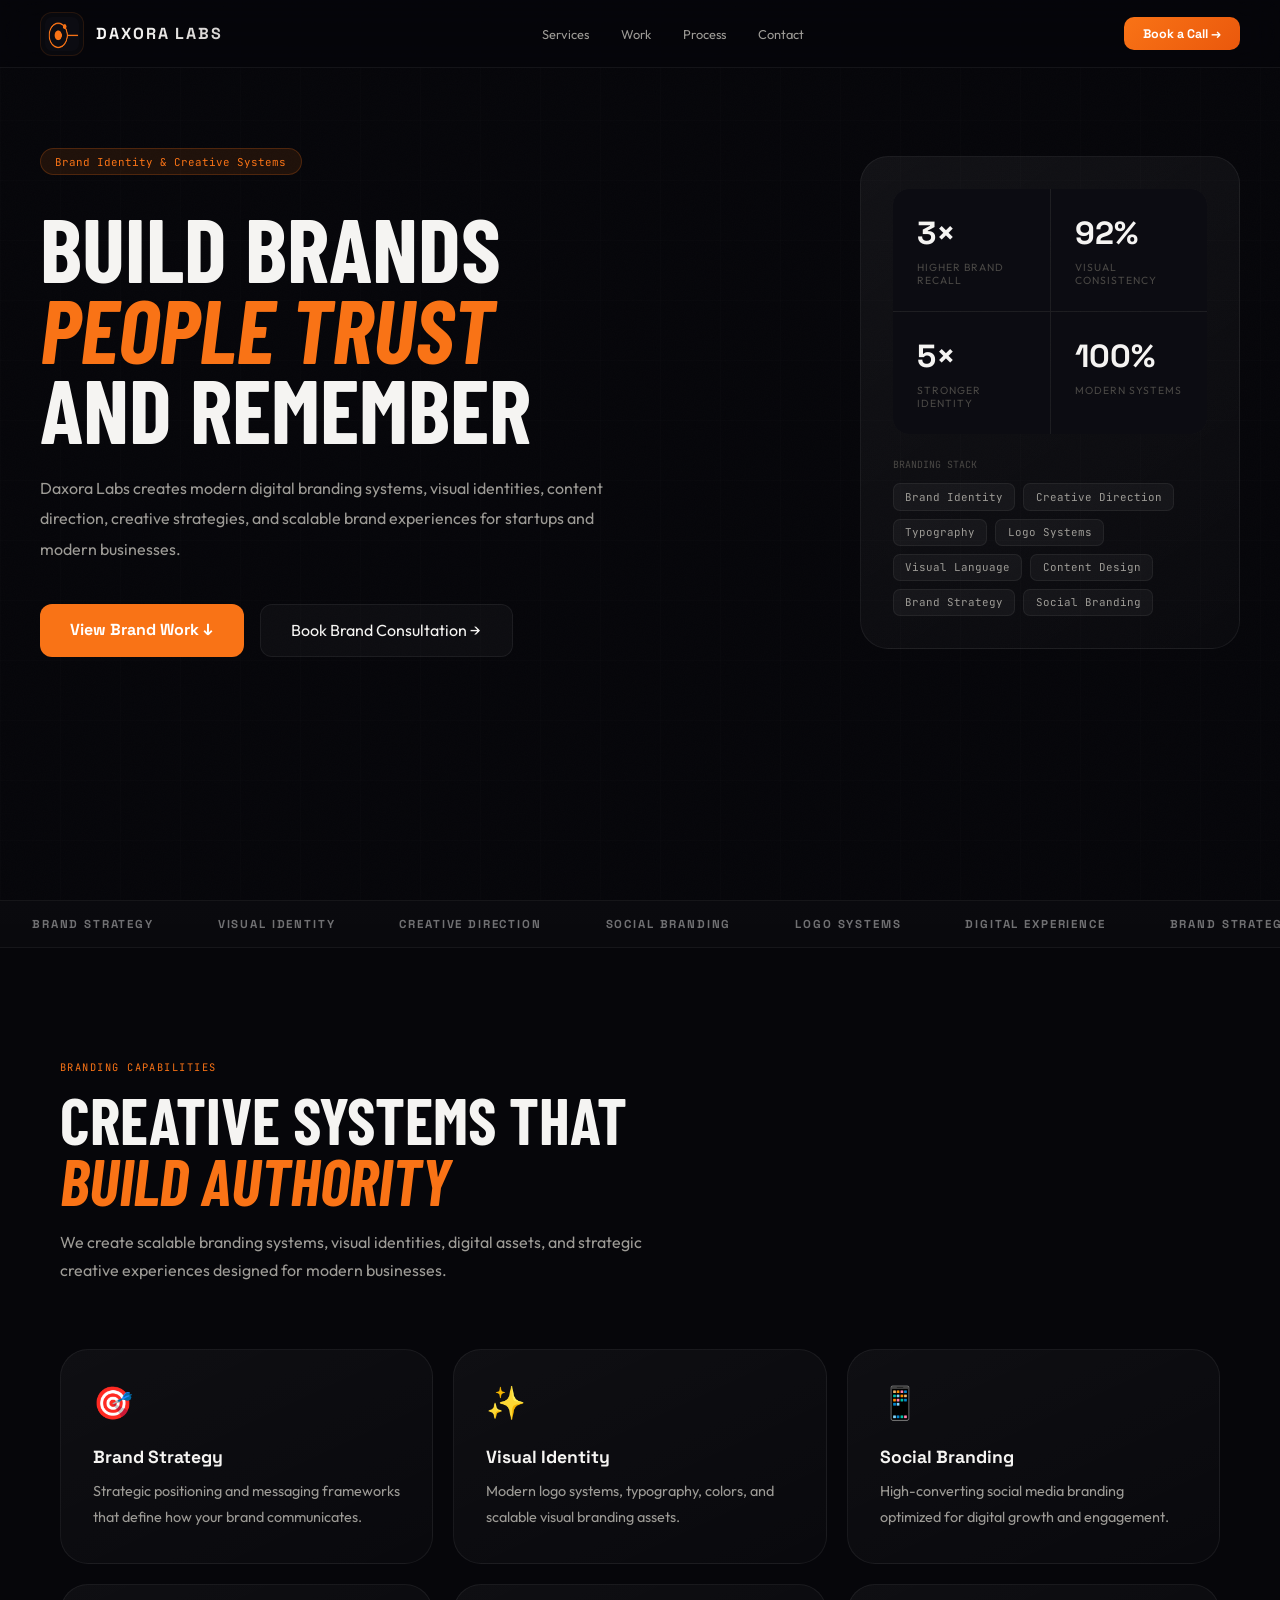
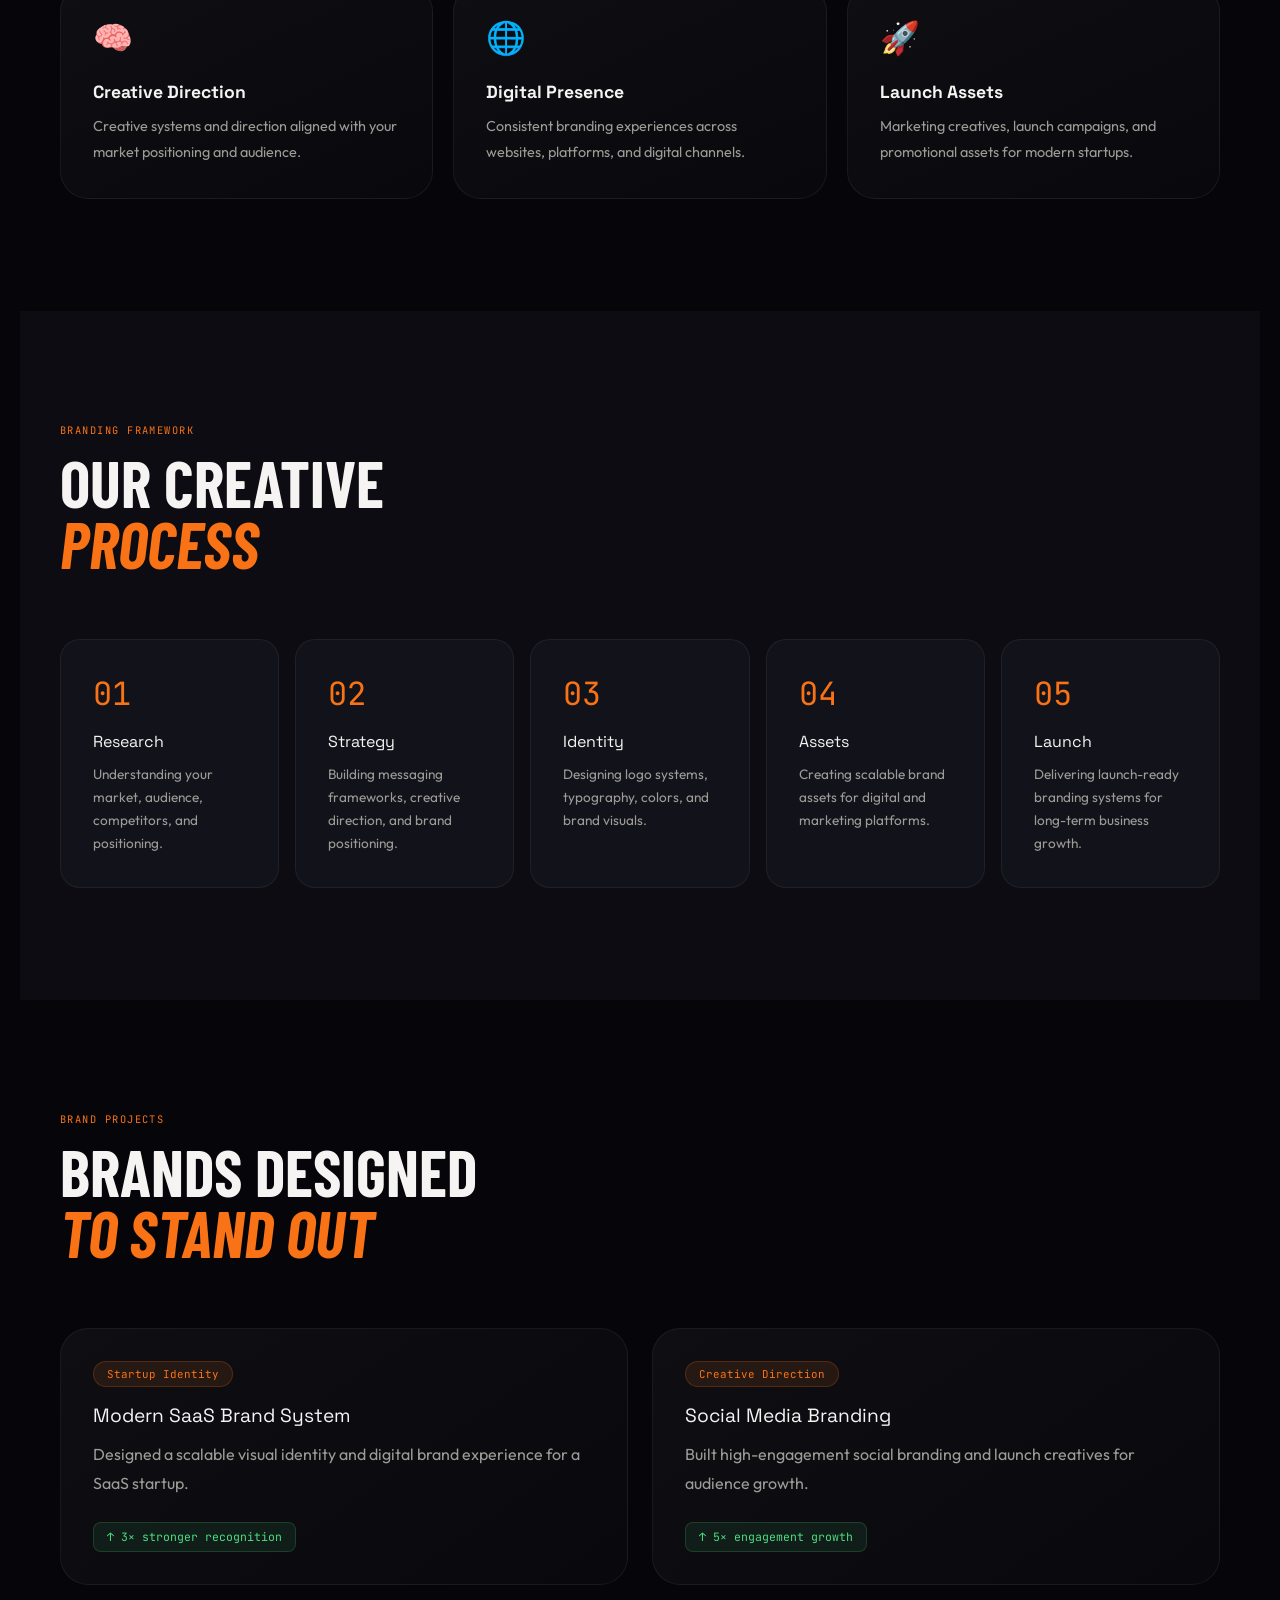
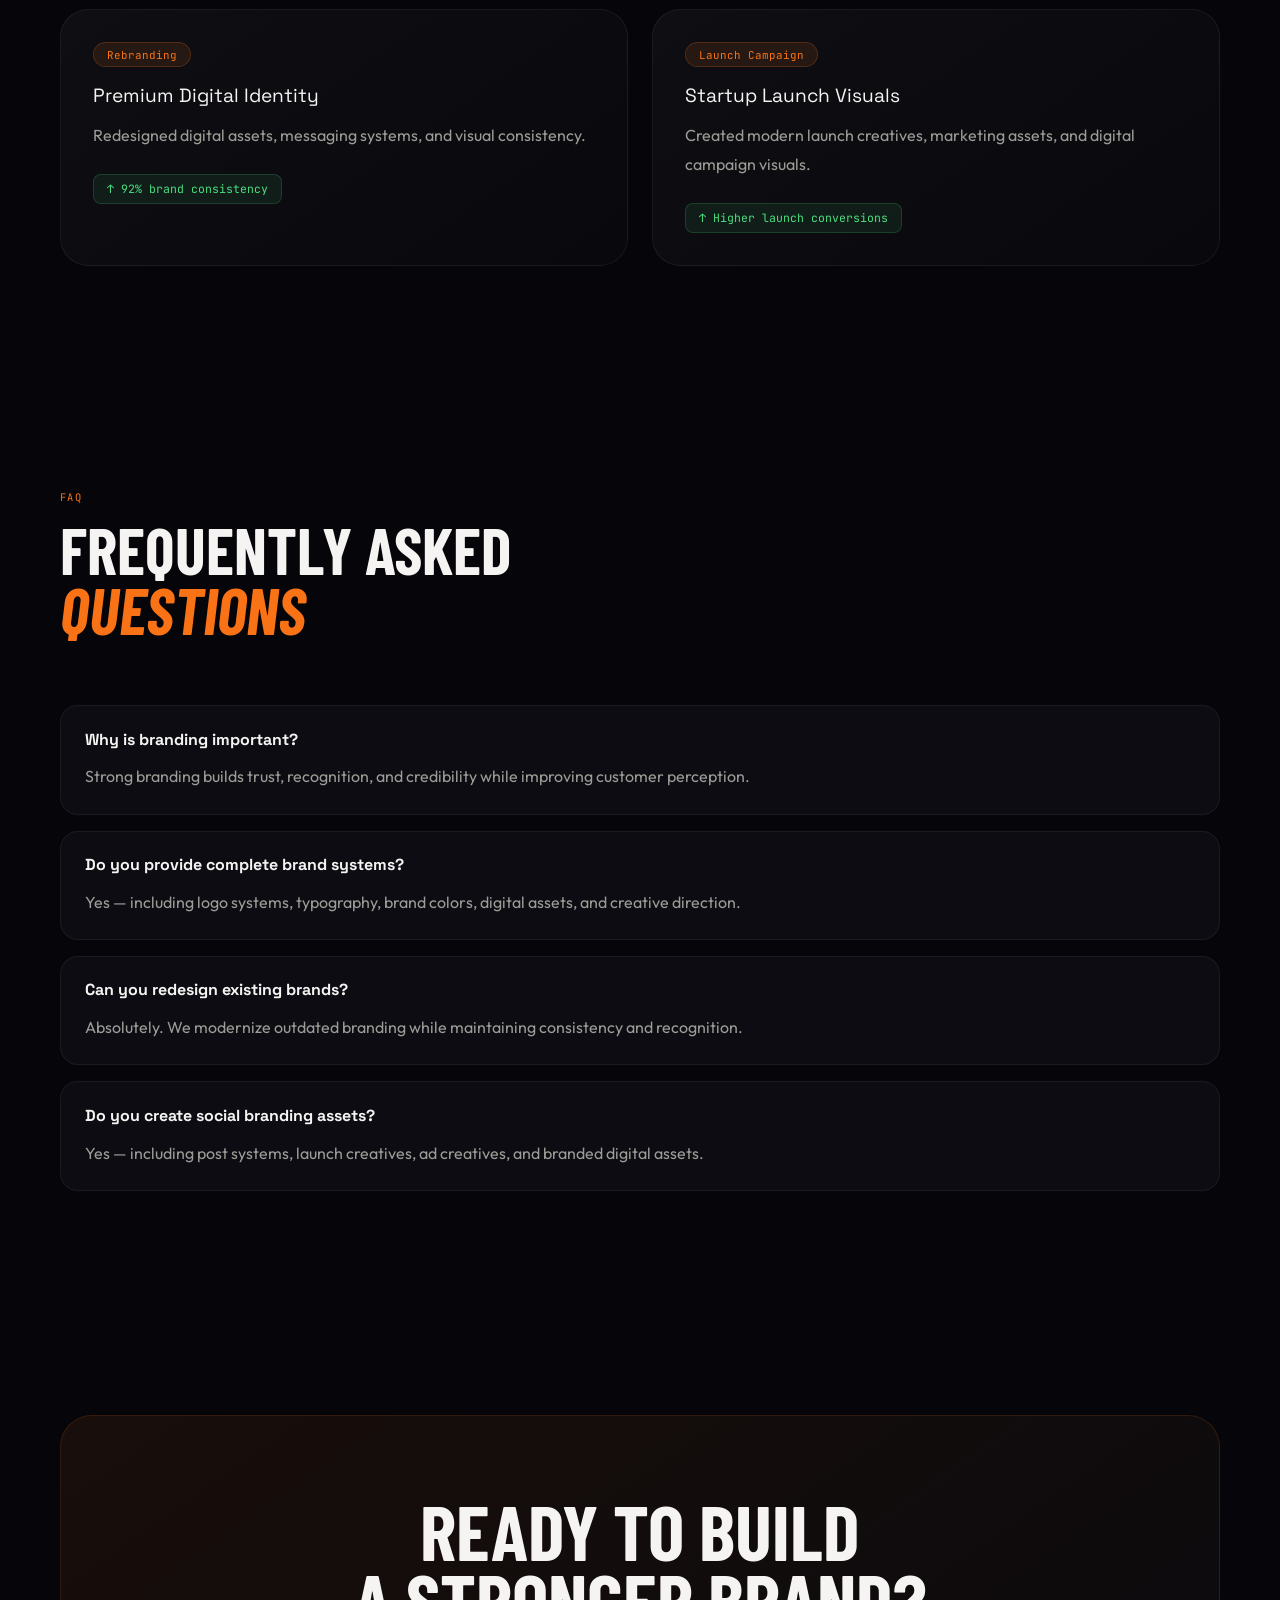
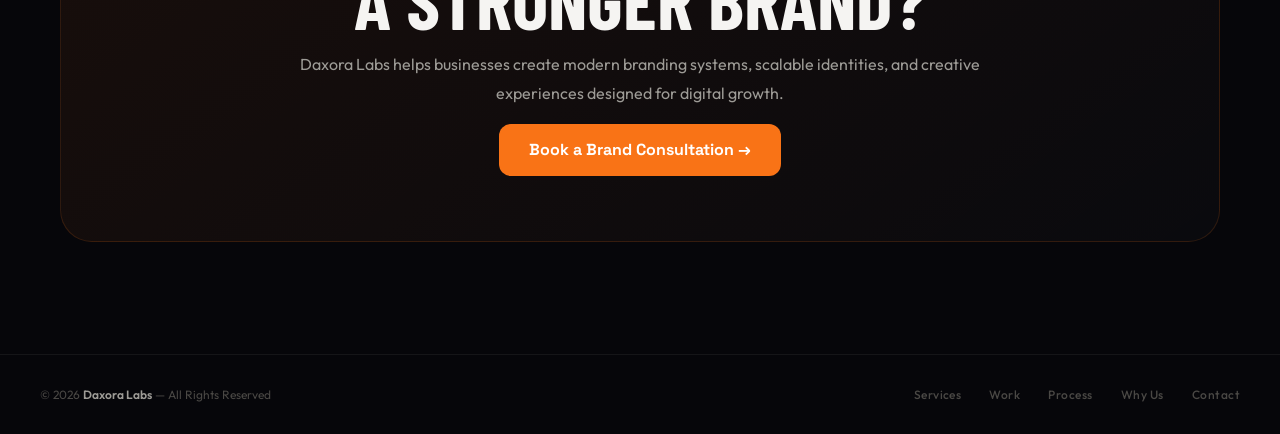
<file: service-branding.html>
<!-- ========================= -->
<!-- SERVICE PAGE 06 -->
<!-- FILE: service-branding.html -->
<!-- ========================= -->

<!DOCTYPE html>
<html lang="en">
<head>

<meta charset="UTF-8">
<meta name="viewport" content="width=device-width, initial-scale=1.0">

<title>Branding & Creative Strategy | Daxora Labs</title>

<meta name="description"
content="Branding and creative strategy services by Daxora Labs including brand identity, visual systems, content direction, digital branding, and modern creative experiences.">

<link rel="preconnect" href="https://fonts.googleapis.com">

<link href="https://fonts.googleapis.com/css2?family=Barlow+Condensed:ital,wght@0,600;0,700;0,800;0,900;1,700;1,800&family=Space+Grotesk:wght@400;500;600;700&family=JetBrains+Mono:wght@300;400;500&family=Outfit:wght@300;400;500;600&display=swap" rel="stylesheet">

<style>

:root{
  --bg:#06060a;
  --bg2:#0c0c12;
  --bg3:#12121a;

  --accent:#f97316;
  --accent2:#fb923c;

  --accent-dim:rgba(249,115,22,0.1);
  --accent-border:rgba(249,115,22,0.22);

  --text:#f5f4f2;
  --text2:#9d9b96;
  --text3:#4a4845;

  --border:rgba(255,255,255,0.06);

  --nav-h:68px;

  --r2:20px;
  --r3:28px;
}

*{
  margin:0;
  padding:0;
  box-sizing:border-box;
}

html{
  scroll-behavior:smooth;
}

body{
  background:var(--bg);
  color:var(--text);
  font-family:'Outfit',sans-serif;
  overflow-x:hidden;
}

/* GRAIN */

.grain{
  position:fixed;
  inset:0;
  opacity:.018;
  pointer-events:none;
  z-index:1;

  background-image:url("data:image/svg+xml,%3Csvg xmlns='http://www.w3.org/2000/svg' width='256' height='256'%3E%3Cfilter id='n'%3E%3CfeTurbulence type='fractalNoise' baseFrequency='0.9' numOctaves='4' stitchTiles='stitch'/%3E%3C/filter%3E%3Crect width='256' height='256' filter='url(%23n)'/%3E%3C/svg%3E");
}

/* NAV */

nav{
  position:fixed;
  top:0;
  left:0;
  right:0;

  height:var(--nav-h);

  display:flex;
  align-items:center;
  justify-content:space-between;

  padding:0 2.5rem;

  background:rgba(6,6,10,.82);

  backdrop-filter:blur(24px);

  border-bottom:1px solid var(--border);

  z-index:999;
}

.logo{
  display:flex;
  align-items:center;
  gap:.75rem;
  text-decoration:none;
}

.logo img{
  width:44px;
  height:44px;
  padding:4px;
  border-radius:12px;
  background:rgba(255,255,255,.02);
  border:1px solid rgba(249,115,22,.12);
}

.logo span{
  font-family:'Space Grotesk',sans-serif;
  font-size:1rem;
  font-weight:800;
  letter-spacing:.12em;
  text-transform:uppercase;

  background:linear-gradient(90deg,#fafaf9,#d6d3d1);

  -webkit-background-clip:text;
  -webkit-text-fill-color:transparent;
}

.nav-links{
  display:flex;
  gap:.2rem;
}

.nav-links a{
  text-decoration:none;
  color:var(--text2);
  padding:.5rem .9rem;
  border-radius:10px;
  font-size:.8rem;
  transition:.2s;
}

.nav-links a:hover{
  color:var(--text);
  background:rgba(255,255,255,.04);
}

.btn-nav{
  background:linear-gradient(135deg,var(--accent),#ea580c);
  color:#fff;
  text-decoration:none;
  padding:.55rem 1.2rem;
  border-radius:10px;
  font-family:'Space Grotesk',sans-serif;
  font-size:.78rem;
  font-weight:700;
}

/* HERO */

.hero{
  min-height:100vh;
  position:relative;

  padding:
    calc(var(--nav-h) + 5rem)
    2.5rem
    5rem;
}

.hero-grid{
  position:absolute;
  inset:0;

  background-image:
  linear-gradient(rgba(255,255,255,.025) 1px,transparent 1px),
  linear-gradient(90deg,rgba(255,255,255,.025) 1px,transparent 1px);

  background-size:60px 60px;

  opacity:.35;
}

.hero-inner{
  position:relative;
  z-index:2;

  max-width:1240px;
  margin:auto;

  display:grid;
  grid-template-columns:1fr 380px;

  gap:4rem;
  align-items:center;
}

.hero-tag{
  display:inline-flex;
  align-items:center;
  gap:.5rem;

  padding:.35rem .9rem;

  border-radius:100px;

  background:var(--accent-dim);

  border:1px solid var(--accent-border);

  color:var(--accent);

  font-family:'JetBrains Mono',monospace;
  font-size:.68rem;

  margin-bottom:2rem;
}

.hero h1{
  font-family:'Barlow Condensed',sans-serif;

  font-size:clamp(4rem,7vw,7rem);

  line-height:.9;

  text-transform:uppercase;

  margin-bottom:1.5rem;
}

.hero h1 span{
  color:var(--accent);
  font-style:italic;
}

.hero-sub{
  color:var(--text2);
  line-height:1.9;
  max-width:580px;
  margin-bottom:2.5rem;
}

.hero-btns{
  display:flex;
  gap:1rem;
  flex-wrap:wrap;
}

.btn-primary{
  background:var(--accent);
  color:#fff;
  text-decoration:none;
  padding:.95rem 1.9rem;
  border-radius:12px;
  font-family:'Space Grotesk',sans-serif;
  font-weight:700;
}

.btn-outline{
  border:1px solid var(--border);
  color:var(--text);
  text-decoration:none;
  padding:.95rem 1.9rem;
  border-radius:12px;
  background:rgba(255,255,255,.03);
}

/* HERO PANEL */

.hero-panel{
  background:linear-gradient(
    145deg,
    rgba(255,255,255,.05),
    rgba(255,255,255,.02)
  );

  border:1px solid var(--border);

  border-radius:var(--r3);

  padding:2rem;
}

.stats-grid{
  display:grid;
  grid-template-columns:1fr 1fr;
  gap:1px;

  background:var(--border);

  border-radius:16px;

  overflow:hidden;

  margin-bottom:1.5rem;
}

.stat{
  background:var(--bg2);
  padding:1.5rem;
}

.stat-n{
  font-family:'Space Grotesk',sans-serif;
  font-size:2rem;
  font-weight:800;
}

.stat-l{
  margin-top:.5rem;
  font-size:.65rem;
  letter-spacing:.1em;
  color:var(--text3);
  text-transform:uppercase;
}

.stack-label{
  font-family:'JetBrains Mono',monospace;
  font-size:.62rem;
  color:var(--text3);
  margin-bottom:.8rem;
}

.chips{
  display:flex;
  flex-wrap:wrap;
  gap:.5rem;
}

.chip{
  padding:.35rem .7rem;
  border-radius:7px;
  border:1px solid var(--border);
  background:rgba(255,255,255,.04);
  color:var(--text2);
  font-size:.68rem;
  font-family:'JetBrains Mono',monospace;
}

/* MARQUEE */

.marquee-wrap{
  overflow:hidden;

  border-top:1px solid rgba(255,255,255,.05);
  border-bottom:1px solid rgba(255,255,255,.05);

  background:
    linear-gradient(
      180deg,
      rgba(255,255,255,.015),
      rgba(255,255,255,.01)
    );

  padding:1rem 0;
}

.marquee-track{
  display:flex;
  width:max-content;
  animation:slide 24s linear infinite;
}

.marquee-track span{
  padding:0 2rem;

  color:rgba(255,255,255,.42);

  font-family:'Space Grotesk',sans-serif;
  font-size:.72rem;
  font-weight:700;

  letter-spacing:.16em;

  text-transform:uppercase;
}

@keyframes slide{
  from{transform:translateX(0)}
  to{transform:translateX(-50%)}
}

/* WRAP */

.wrap{
  max-width:1240px;
  margin:auto;
  padding:7rem 2.5rem;
}

.sec-head{
  margin-bottom:4rem;
}

.eyebrow{
  font-family:'JetBrains Mono',monospace;
  font-size:.65rem;
  color:var(--accent);
  letter-spacing:.14em;
  text-transform:uppercase;
  margin-bottom:1rem;
}

.sh{
  font-family:'Barlow Condensed',sans-serif;
  font-size:clamp(2.5rem,5vw,4rem);
  line-height:.95;
  text-transform:uppercase;
  margin-bottom:1rem;
}

.sh em{
  color:var(--accent);
  font-style:italic;
}

.ss{
  max-width:600px;
  color:var(--text2);
  line-height:1.8;
}

/* GRID */

.brand-grid{
  display:grid;
  grid-template-columns:repeat(3,1fr);
  gap:1.25rem;
}

.brand-card{
  background:linear-gradient(
    155deg,
    rgba(255,255,255,.04),
    rgba(255,255,255,.015)
  );

  border:1px solid var(--border);

  border-radius:var(--r3);

  padding:2rem;

  transition:.3s;
}

.brand-card:hover{
  transform:translateY(-8px);
  border-color:rgba(249,115,22,.24);
}

.brand-icon{
  font-size:2rem;
  margin-bottom:1.5rem;
}

.brand-title{
  font-family:'Space Grotesk',sans-serif;
  font-size:1.1rem;
  font-weight:700;
  margin-bottom:.7rem;
}

.brand-desc{
  color:var(--text2);
  line-height:1.8;
  font-size:.9rem;
}

/* PROCESS */

.process{
  background:var(--bg2);
}

.process-grid{
  display:grid;
  grid-template-columns:repeat(5,1fr);
  gap:1rem;
}

.step{
  background:var(--bg3);
  border:1px solid var(--border);
  border-radius:var(--r2);
  padding:2rem;
}

.step-num{
  font-family:'JetBrains Mono',monospace;
  color:var(--accent);
  font-size:2rem;
  margin-bottom:1rem;
}

.step-title{
  font-family:'Space Grotesk',sans-serif;
  margin-bottom:.7rem;
}

.step-desc{
  color:var(--text2);
  line-height:1.7;
  font-size:.85rem;
}

/* CASE STUDIES */

.case-grid{
  display:grid;
  grid-template-columns:repeat(2,1fr);
  gap:1.5rem;
}

.case-card{
  background:linear-gradient(
    145deg,
    rgba(255,255,255,.04),
    rgba(255,255,255,.015)
  );

  border:1px solid var(--border);

  border-radius:var(--r3);

  padding:2rem;
}

.case-type{
  display:inline-flex;

  padding:.3rem .8rem;

  border-radius:100px;

  background:var(--accent-dim);

  border:1px solid var(--accent-border);

  color:var(--accent);

  font-size:.68rem;

  font-family:'JetBrains Mono',monospace;

  margin-bottom:1rem;
}

.case-title{
  font-family:'Space Grotesk',sans-serif;
  font-size:1.2rem;
  margin-bottom:.8rem;
}

.case-desc{
  color:var(--text2);
  line-height:1.8;
  margin-bottom:1.5rem;
}

.result{
  display:inline-flex;
  align-items:center;
  gap:.4rem;

  background:rgba(74,222,128,.08);

  border:1px solid rgba(74,222,128,.18);

  color:#4ade80;

  padding:.4rem .8rem;

  border-radius:8px;

  font-size:.72rem;

  font-family:'JetBrains Mono',monospace;
}

/* FAQ */

.faq-grid{
  display:flex;
  flex-direction:column;
  gap:1rem;
}

.faq{
  background:var(--bg2);

  border:1px solid var(--border);

  border-radius:18px;

  padding:1.4rem 1.5rem;
}

.faq-q{
  font-family:'Space Grotesk',sans-serif;
  font-weight:700;
  margin-bottom:.8rem;
}

.faq-a{
  color:var(--text2);
  line-height:1.8;
}

/* CTA */

.cta{
  text-align:center;

  background:linear-gradient(
    145deg,
    rgba(249,115,22,.08),
    rgba(255,255,255,.02)
  );

  border:1px solid rgba(249,115,22,.15);

  border-radius:32px;

  padding:5rem 2rem;
}

.cta h2{
  font-family:'Barlow Condensed',sans-serif;

  font-size:clamp(3rem,6vw,5rem);

  line-height:.9;

  text-transform:uppercase;

  margin-bottom:1rem;
}

.cta p{
  max-width:700px;

  margin:auto auto 2rem;

  color:var(--text2);

  line-height:1.8;
}

/* FOOTER */
footer{
  border-top:1px solid var(--border);padding:2rem 2.5rem;
  display:flex;align-items:center;justify-content:space-between;
  flex-wrap:wrap;gap:1rem;
}
.foot-copy{font-size:.75rem;color:var(--text3)}
.foot-copy strong{color:var(--text2);font-weight:600}
.foot-links{display:flex;gap:1.75rem}
.foot-links a{
  font-size:.75rem;font-weight:500;color:var(--text3);
  text-decoration:none;letter-spacing:.04em;transition:color .2s;
}
.foot-links a:hover{color:var(--accent)}


/* RESPONSIVE */

@media(max-width:1100px){

  .hero-inner{
    grid-template-columns:1fr;
  }

  .brand-grid{
    grid-template-columns:repeat(2,1fr);
  }

  .process-grid{
    grid-template-columns:repeat(2,1fr);
  }
}

@media(max-width:768px){

  nav{
    padding:0 1.5rem;
  }

  .nav-links{
    display:none;
  }

  .hero{
    padding:
      calc(var(--nav-h) + 4rem)
      1.5rem
      4rem;
  }

  .wrap{
    padding:4.5rem 1.5rem;
  }

  .brand-grid,
  .case-grid,
  .process-grid{
    grid-template-columns:1fr;
  }

  footer{
    flex-direction:column;
    gap:1rem;
  }
}

</style>
</head>

<body>

<div class="grain"></div>

<nav>

<a href="index.html" class="logo">
<img src="daxora.png" alt="Daxora Labs">
<span>Daxora Labs</span>
</a>

<div class="nav-links">
<a href="index.html#services">Services</a>
<a href="index.html#work">Work</a>
<a href="index.html#process">Process</a>
<a href="index.html#contact">Contact</a>
</div>

<a href="index.html#contact" class="btn-nav">
Book a Call →
</a>

</nav>

<section class="hero">

<div class="hero-grid"></div>

<div class="hero-inner">

<div>

<div class="hero-tag">
Brand Identity & Creative Systems
</div>

<h1>
Build brands<br>
<span>people trust</span><br>
and remember
</h1>

<p class="hero-sub">
Daxora Labs creates modern digital branding systems,
visual identities, content direction,
creative strategies, and scalable brand experiences
for startups and modern businesses.
</p>

<div class="hero-btns">

<a href="#case-studies" class="btn-primary">
View Brand Work ↓
</a>

<a href="index.html#contact" class="btn-outline">
Book Brand Consultation →
</a>

</div>

</div>

<div class="hero-panel">

<div class="stats-grid">

<div class="stat">
<div class="stat-n">3×</div>
<div class="stat-l">Higher Brand Recall</div>
</div>

<div class="stat">
<div class="stat-n">92%</div>
<div class="stat-l">Visual Consistency</div>
</div>

<div class="stat">
<div class="stat-n">5×</div>
<div class="stat-l">Stronger Identity</div>
</div>

<div class="stat">
<div class="stat-n">100%</div>
<div class="stat-l">Modern Systems</div>
</div>

</div>

<div class="stack-label">
BRANDING STACK
</div>

<div class="chips">
<span class="chip">Brand Identity</span>
<span class="chip">Creative Direction</span>
<span class="chip">Typography</span>
<span class="chip">Logo Systems</span>
<span class="chip">Visual Language</span>
<span class="chip">Content Design</span>
<span class="chip">Brand Strategy</span>
<span class="chip">Social Branding</span>
</div>

</div>

</div>

</section>

<!-- MARQUEE -->

<div class="marquee-wrap">

<div class="marquee-track">

<span>BRAND STRATEGY</span>
<span>VISUAL IDENTITY</span>
<span>CREATIVE DIRECTION</span>
<span>SOCIAL BRANDING</span>
<span>LOGO SYSTEMS</span>
<span>DIGITAL EXPERIENCE</span>

<span>BRAND STRATEGY</span>
<span>VISUAL IDENTITY</span>
<span>CREATIVE DIRECTION</span>
<span>SOCIAL BRANDING</span>
<span>LOGO SYSTEMS</span>
<span>DIGITAL EXPERIENCE</span>

</div>

</div>

<!-- CAPABILITIES -->

<section class="wrap">

  <div class="sec-head">

    <div class="eyebrow">
      Branding Capabilities
    </div>

    <h2 class="sh">
      Creative systems that<br>
      <em>build authority</em>
    </h2>

    <p class="ss">
      We create scalable branding systems,
      visual identities, digital assets,
      and strategic creative experiences
      designed for modern businesses.
    </p>

  </div>

  <div class="brand-grid">

    <div class="brand-card">
      <div class="brand-icon">🎯</div>
      <div class="brand-title">Brand Strategy</div>
      <div class="brand-desc">
        Strategic positioning and messaging
        frameworks that define how your brand communicates.
      </div>
    </div>

    <div class="brand-card">
      <div class="brand-icon">✨</div>
      <div class="brand-title">Visual Identity</div>
      <div class="brand-desc">
        Modern logo systems, typography,
        colors, and scalable visual branding assets.
      </div>
    </div>

    <div class="brand-card">
      <div class="brand-icon">📱</div>
      <div class="brand-title">Social Branding</div>
      <div class="brand-desc">
        High-converting social media branding
        optimized for digital growth and engagement.
      </div>
    </div>

    <div class="brand-card">
      <div class="brand-icon">🧠</div>
      <div class="brand-title">Creative Direction</div>
      <div class="brand-desc">
        Creative systems and direction
        aligned with your market positioning and audience.
      </div>
    </div>

    <div class="brand-card">
      <div class="brand-icon">🌐</div>
      <div class="brand-title">Digital Presence</div>
      <div class="brand-desc">
        Consistent branding experiences
        across websites, platforms, and digital channels.
      </div>
    </div>

    <div class="brand-card">
      <div class="brand-icon">🚀</div>
      <div class="brand-title">Launch Assets</div>
      <div class="brand-desc">
        Marketing creatives, launch campaigns,
        and promotional assets for modern startups.
      </div>
    </div>

  </div>

</section>

<!-- PROCESS -->

<section class="wrap process">

  <div class="sec-head">

    <div class="eyebrow">
      Branding Framework
    </div>

    <h2 class="sh">
      Our creative<br>
      <em>process</em>
    </h2>

  </div>

  <div class="process-grid">

    <div class="step">
      <div class="step-num">01</div>
      <div class="step-title">Research</div>
      <div class="step-desc">
        Understanding your market,
        audience, competitors, and positioning.
      </div>
    </div>

    <div class="step">
      <div class="step-num">02</div>
      <div class="step-title">Strategy</div>
      <div class="step-desc">
        Building messaging frameworks,
        creative direction, and brand positioning.
      </div>
    </div>

    <div class="step">
      <div class="step-num">03</div>
      <div class="step-title">Identity</div>
      <div class="step-desc">
        Designing logo systems,
        typography, colors, and brand visuals.
      </div>
    </div>

    <div class="step">
      <div class="step-num">04</div>
      <div class="step-title">Assets</div>
      <div class="step-desc">
        Creating scalable brand assets
        for digital and marketing platforms.
      </div>
    </div>

    <div class="step">
      <div class="step-num">05</div>
      <div class="step-title">Launch</div>
      <div class="step-desc">
        Delivering launch-ready branding systems
        for long-term business growth.
      </div>
    </div>

  </div>

</section>

<!-- CASE STUDIES -->

<section class="wrap" id="case-studies">

  <div class="sec-head">

    <div class="eyebrow">
      Brand Projects
    </div>

    <h2 class="sh">
      Brands designed<br>
      <em>to stand out</em>
    </h2>

  </div>

  <div class="case-grid">

    <div class="case-card">

      <div class="case-type">
        Startup Identity
      </div>

      <div class="case-title">
        Modern SaaS Brand System
      </div>

      <div class="case-desc">
        Designed a scalable visual identity
        and digital brand experience for a SaaS startup.
      </div>

      <div class="result">
        ↑ 3× stronger recognition
      </div>

    </div>

    <div class="case-card">

      <div class="case-type">
        Creative Direction
      </div>

      <div class="case-title">
        Social Media Branding
      </div>

      <div class="case-desc">
        Built high-engagement social branding
        and launch creatives for audience growth.
      </div>

      <div class="result">
        ↑ 5× engagement growth
      </div>

    </div>

    <div class="case-card">

      <div class="case-type">
        Rebranding
      </div>

      <div class="case-title">
        Premium Digital Identity
      </div>

      <div class="case-desc">
        Redesigned digital assets,
        messaging systems, and visual consistency.
      </div>

      <div class="result">
        ↑ 92% brand consistency
      </div>

    </div>

    <div class="case-card">

      <div class="case-type">
        Launch Campaign
      </div>

      <div class="case-title">
        Startup Launch Visuals
      </div>

      <div class="case-desc">
        Created modern launch creatives,
        marketing assets, and digital campaign visuals.
      </div>

      <div class="result">
        ↑ Higher launch conversions
      </div>

    </div>

  </div>

</section>

<!-- FAQ -->

<section class="wrap">

  <div class="sec-head">

    <div class="eyebrow">
      FAQ
    </div>

    <h2 class="sh">
      Frequently asked<br>
      <em>questions</em>
    </h2>

  </div>

  <div class="faq-grid">

    <div class="faq">
      <div class="faq-q">
        Why is branding important?
      </div>
      <div class="faq-a">
        Strong branding builds trust,
        recognition, and credibility
        while improving customer perception.
      </div>
    </div>

    <div class="faq">
      <div class="faq-q">
        Do you provide complete brand systems?
      </div>
      <div class="faq-a">
        Yes — including logo systems,
        typography, brand colors,
        digital assets, and creative direction.
      </div>
    </div>

    <div class="faq">
      <div class="faq-q">
        Can you redesign existing brands?
      </div>
      <div class="faq-a">
        Absolutely. We modernize outdated branding
        while maintaining consistency and recognition.
      </div>
    </div>

    <div class="faq">
      <div class="faq-q">
        Do you create social branding assets?
      </div>
      <div class="faq-a">
        Yes — including post systems,
        launch creatives, ad creatives,
        and branded digital assets.
      </div>
    </div>

  </div>

</section>

<!-- CTA -->

<section class="wrap">

  <div class="cta">

    <h2>
      Ready to build<br>
      a stronger brand?
    </h2>

    <p>
      Daxora Labs helps businesses create
      modern branding systems,
      scalable identities, and creative experiences
      designed for digital growth.
    </p>

    <a href="index.html#contact" class="btn-primary">
      Book a Brand Consultation →
    </a>

  </div>

</section>

<!-- FOOTER -->

<footer>
  <span class="foot-copy">© 2026 <strong>Daxora Labs</strong> — All Rights Reserved</span>
  <div class="foot-links">
    <a href="index.html#services">Services</a>
    <a href="index.html#work">Work</a>
    <a href="index.html#process">Process</a>
    <a href="index.html#why">Why Us</a>
    <a href="index.html#contact">Contact</a>
  </div>
</footer>

</body>
</html>
</file>
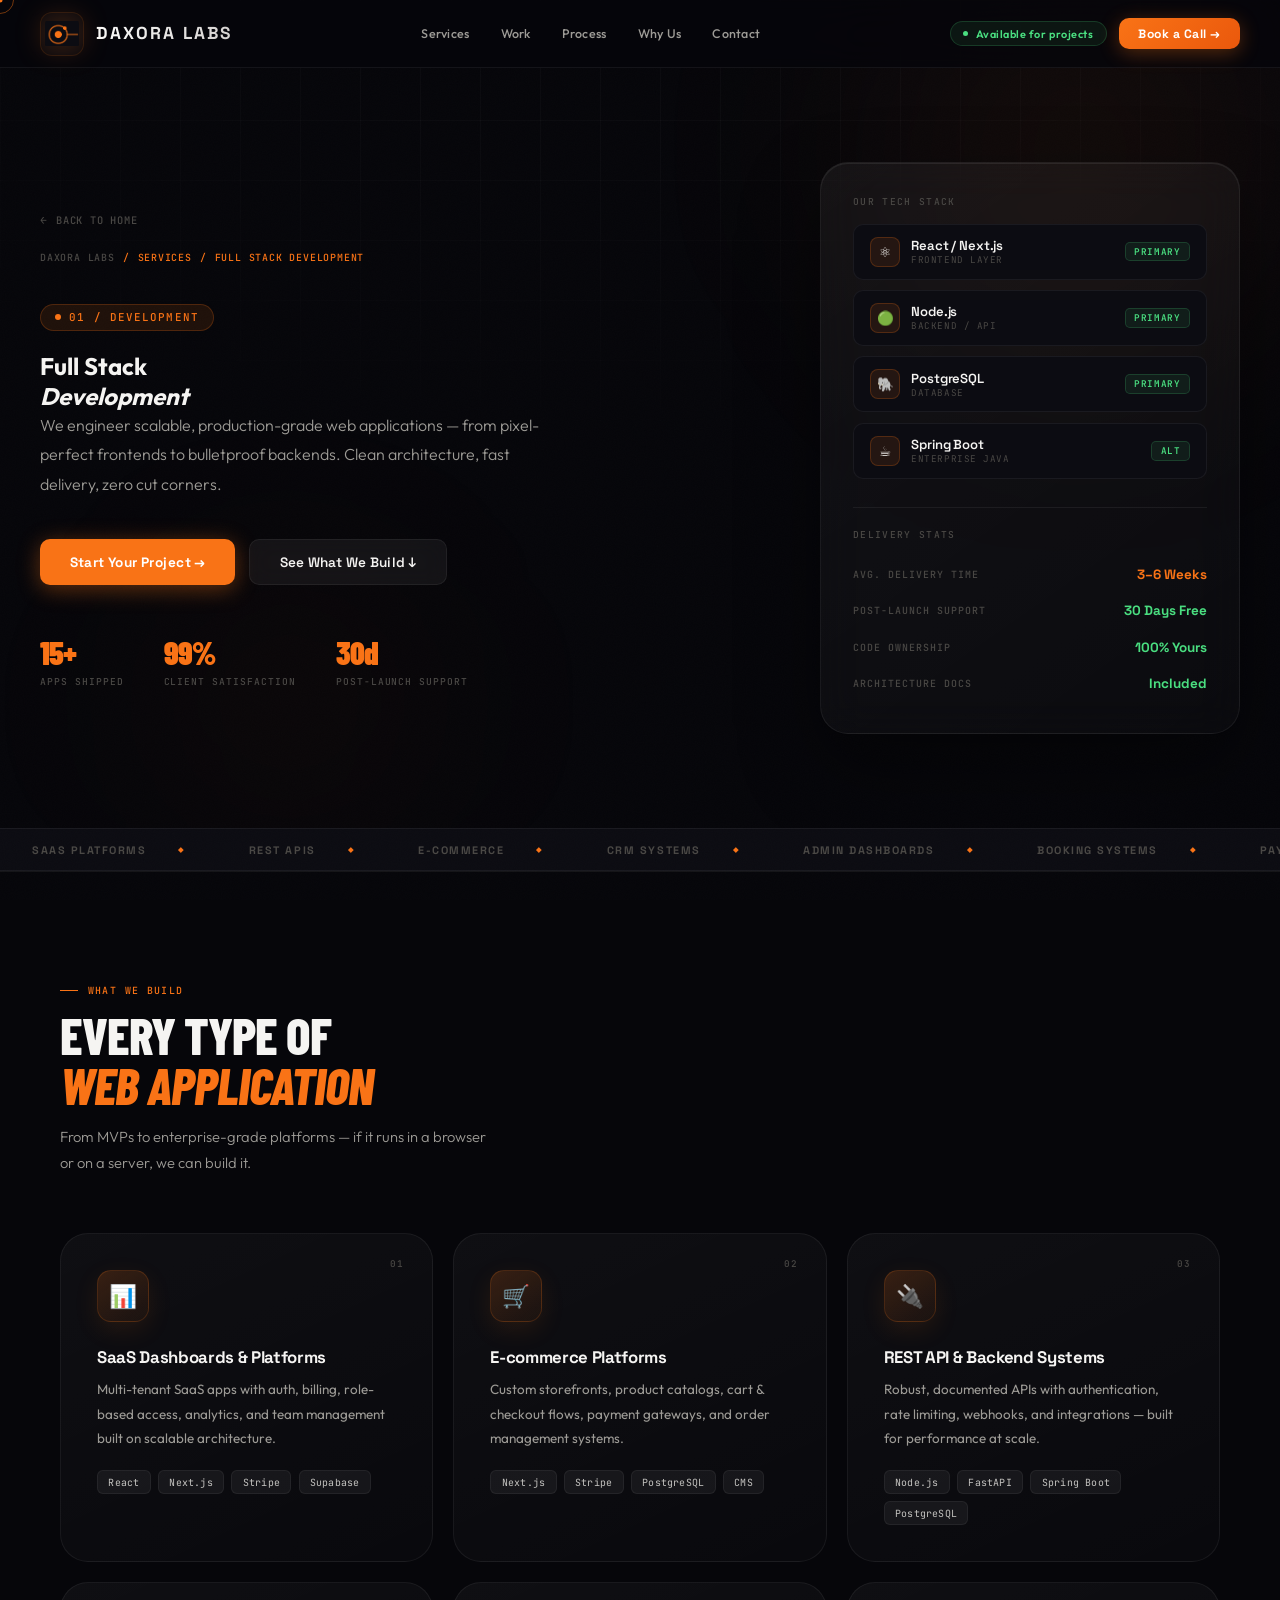
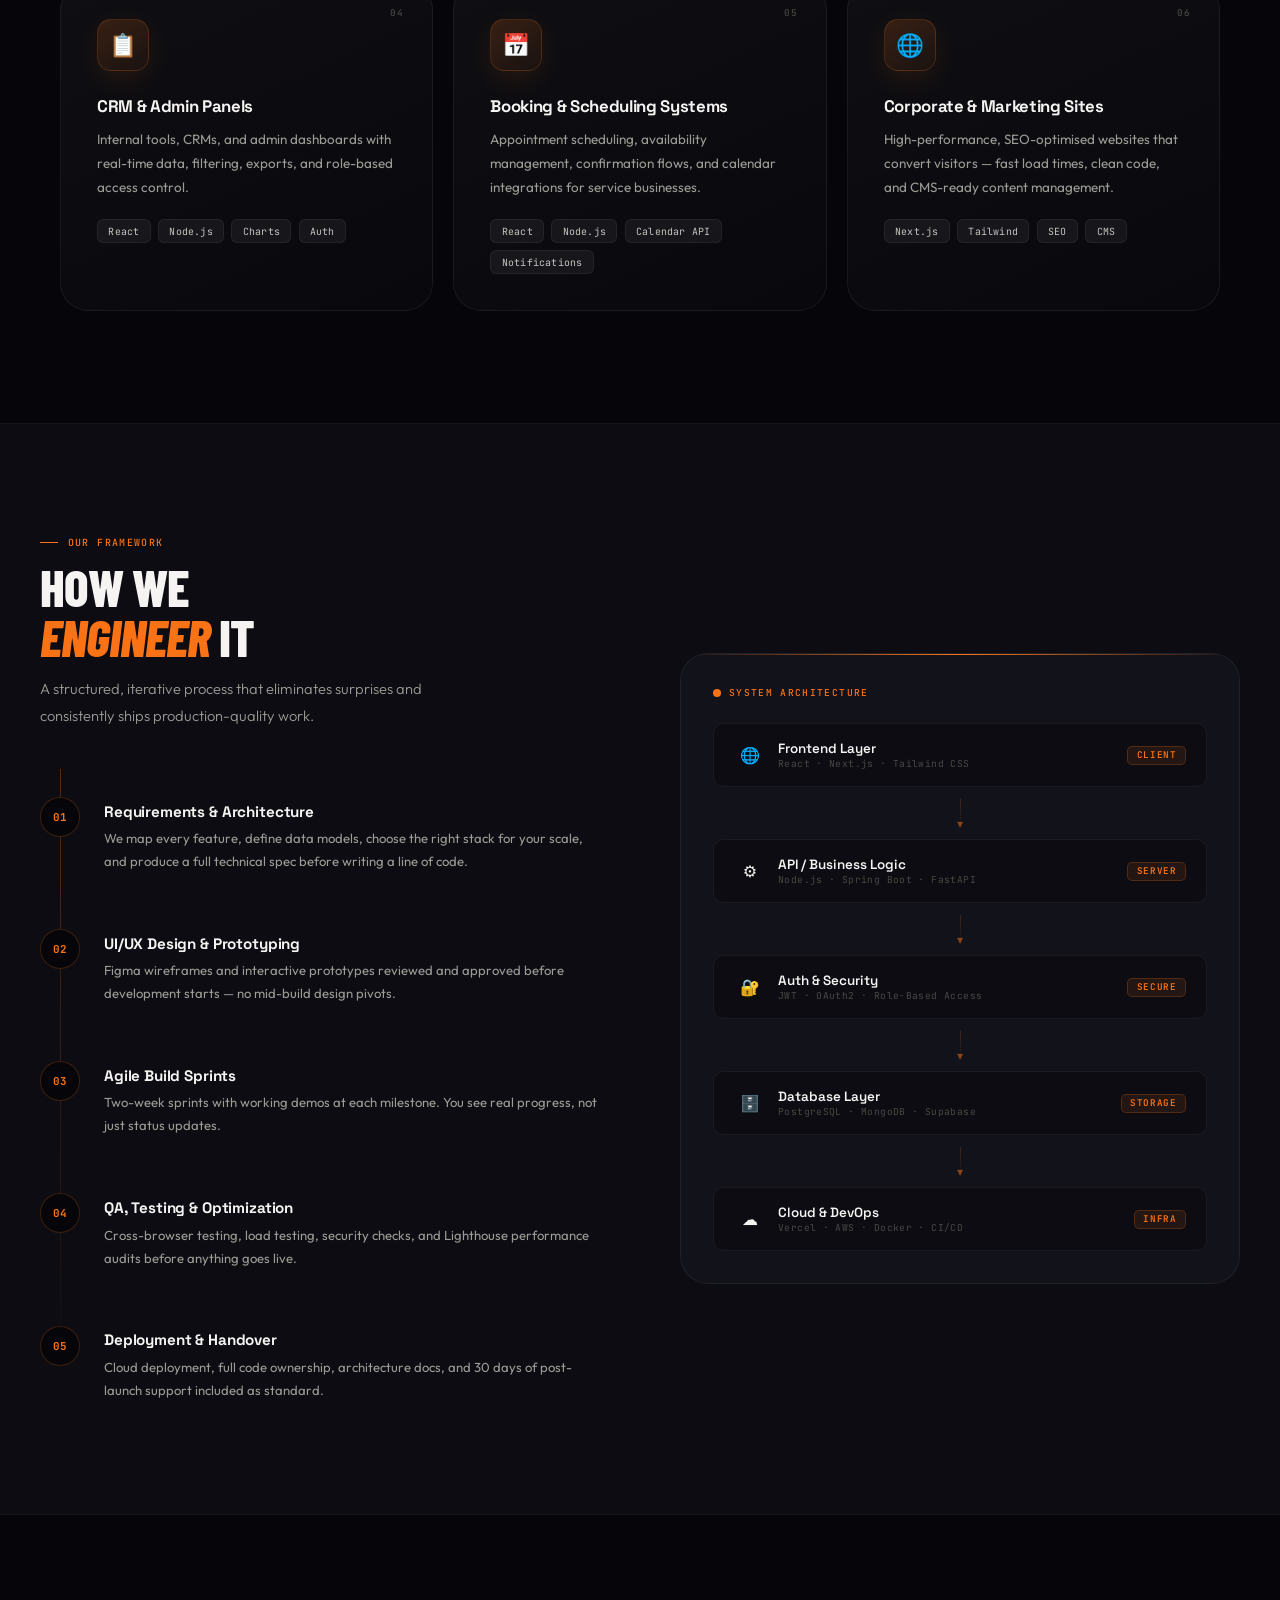
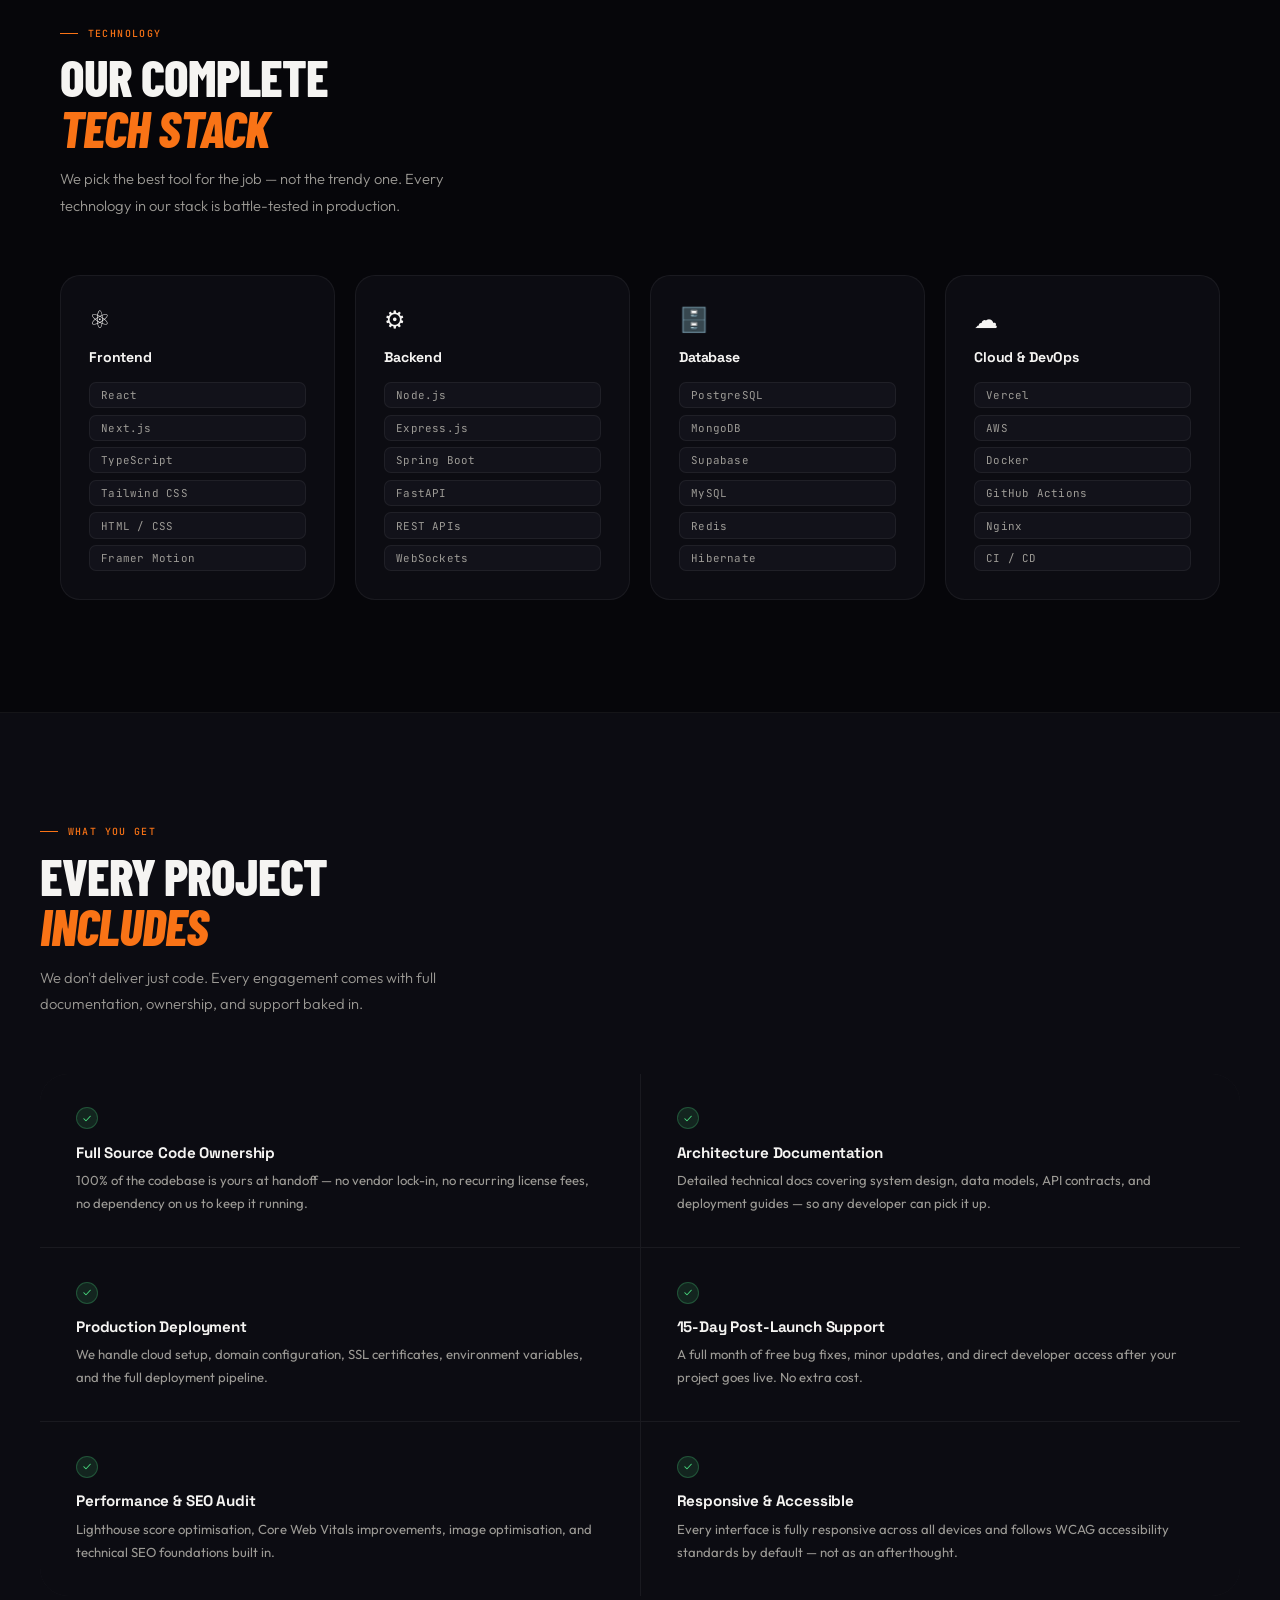
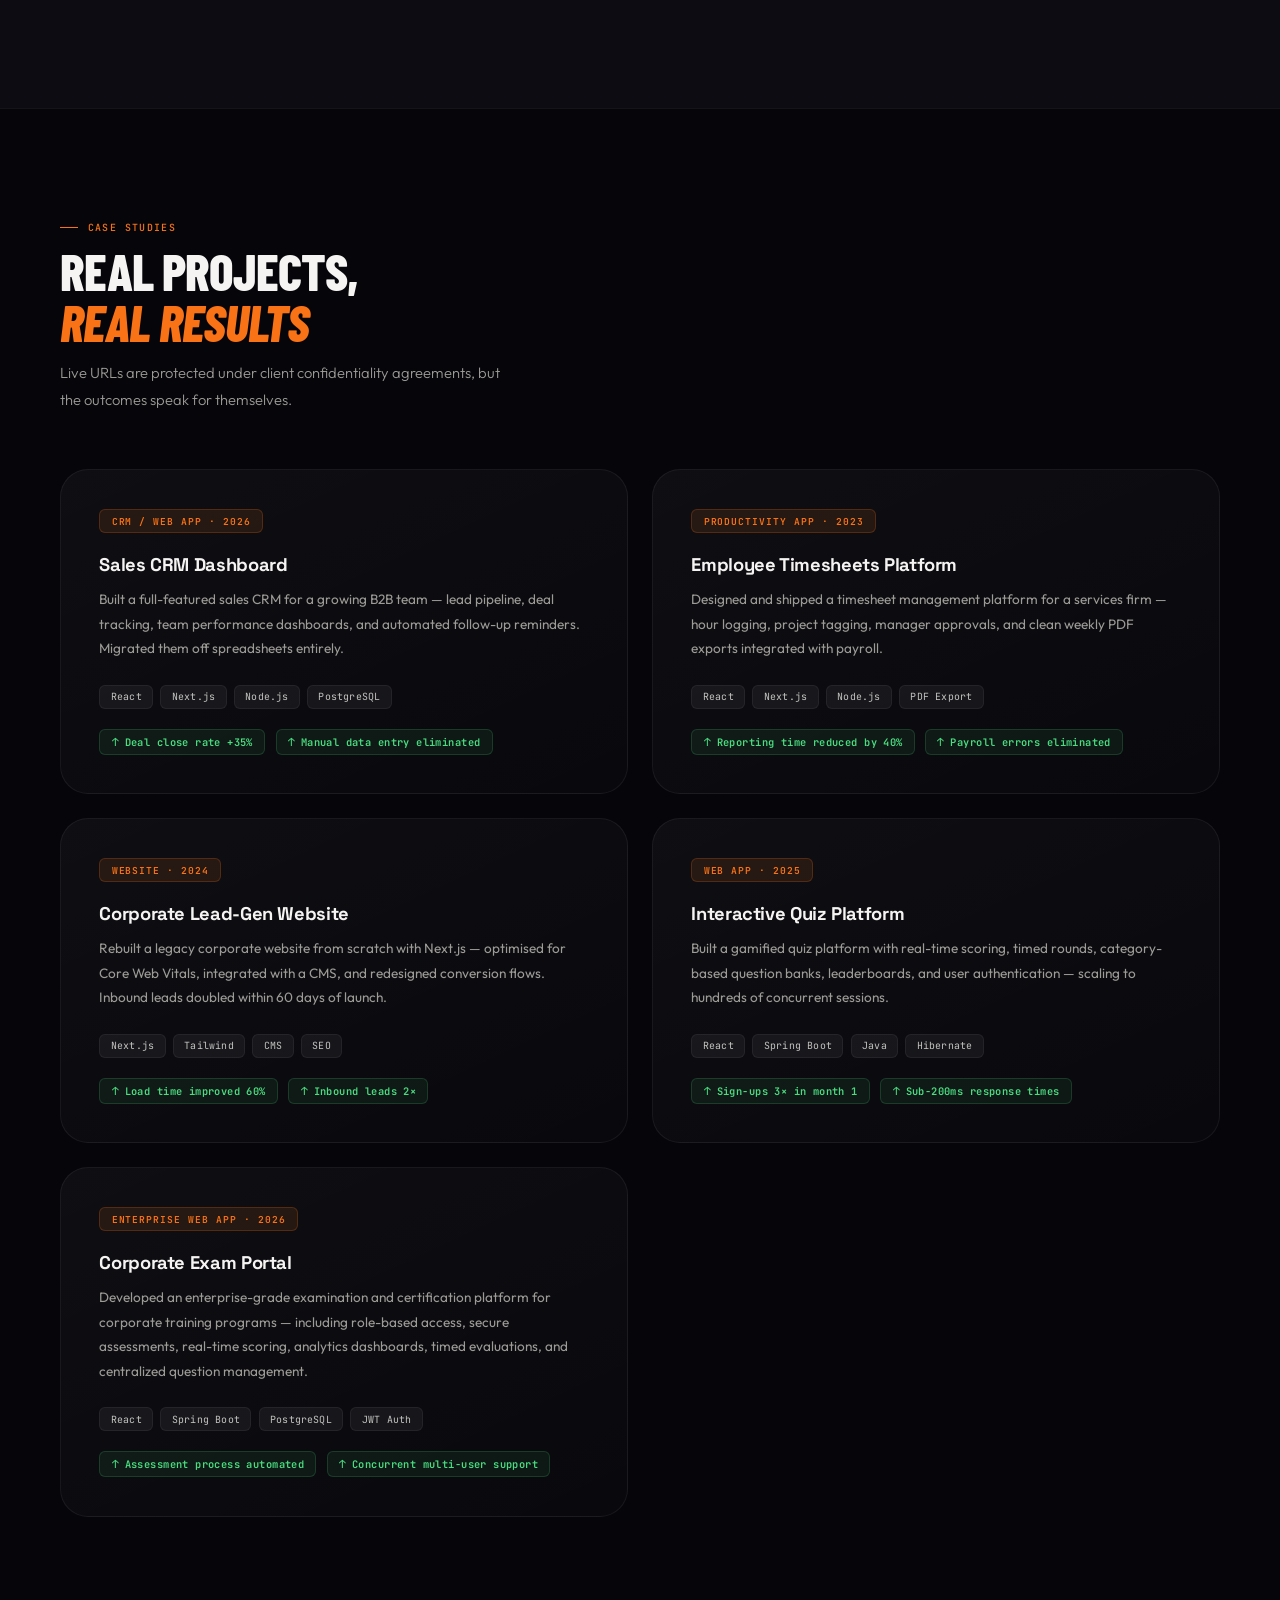
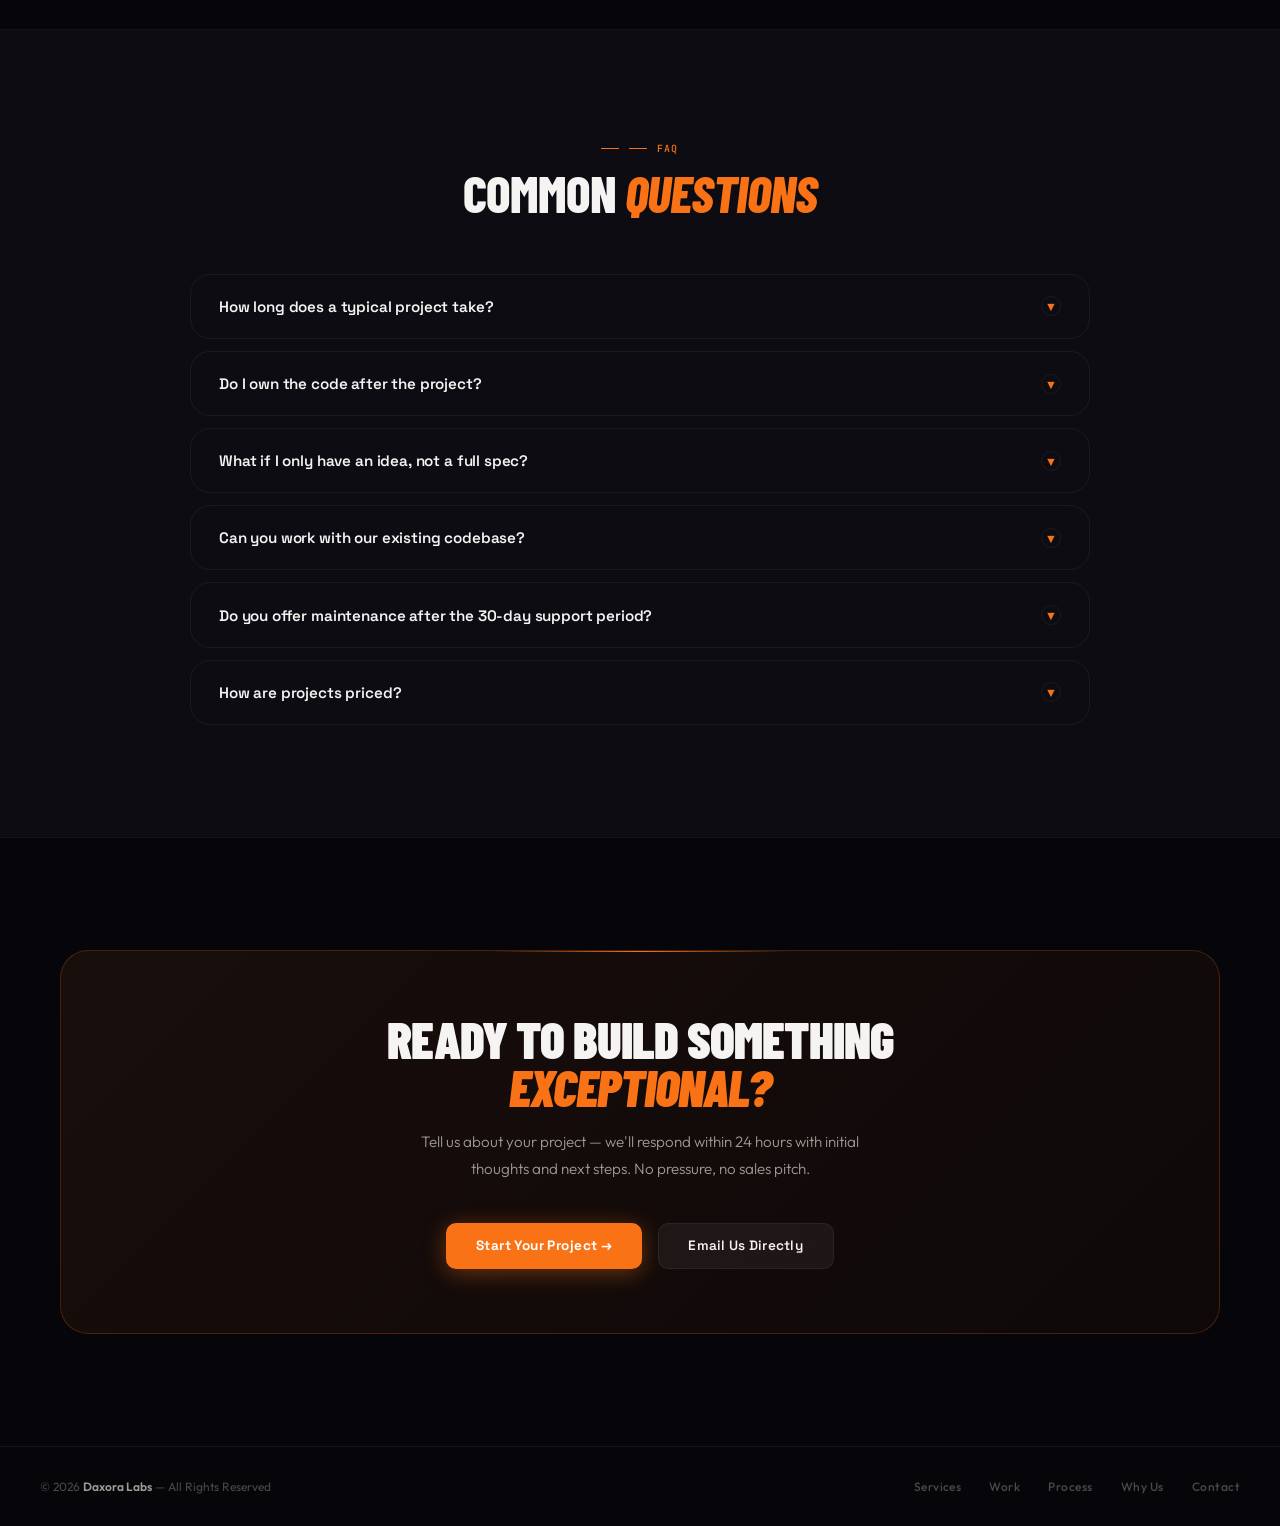
<file: service-development.html>
<!DOCTYPE html>
<html lang="en">
<head>
<meta charset="UTF-8">
<meta name="viewport" content="width=device-width, initial-scale=1.0">
<title>Full Stack Development — Daxora Labs</title>
<meta name="description" content="Scalable, production-grade web applications built by Daxora Labs — from SaaS dashboards to e-commerce platforms and custom APIs.">
<link rel="preconnect" href="https://fonts.googleapis.com">
<link href="https://fonts.googleapis.com/css2?family=Barlow+Condensed:ital,wght@0,600;0,700;0,800;0,900;1,700;1,800&family=Space+Grotesk:wght@400;500;600;700&family=JetBrains+Mono:wght@300;400;500&family=Outfit:wght@300;400;500;600&display=swap" rel="stylesheet">
<style>
*,*::before,*::after{margin:0;padding:0;box-sizing:border-box}
:root{
  --bg:#06060a;--bg2:#0c0c12;--bg3:#12121a;--bg4:#1a1a24;
  --glass:rgba(255,255,255,0.03);--glass2:rgba(255,255,255,0.055);
  --accent:#f97316;--accent2:#fb923c;--accent3:#fdba74;
  --accent-dim:rgba(249,115,22,0.1);--accent-glow:rgba(249,115,22,0.25);
  --accent-border:rgba(249,115,22,0.22);
  --text:#f5f4f2;--text2:#9d9b96;--text3:#4a4845;
  --border:rgba(255,255,255,0.06);--border2:rgba(255,255,255,0.03);
  --nav-h:68px;--r:14px;--r2:20px;--r3:28px;
}
html{scroll-behavior:smooth;font-size:16px}
body{font-family:'Outfit',system-ui,sans-serif;background:var(--bg);color:var(--text);overflow-x:hidden;-webkit-font-smoothing:antialiased}

/* GRAIN */
.grain{position:fixed;inset:0;pointer-events:none;z-index:1;opacity:0.018;
  background-image:url("data:image/svg+xml,%3Csvg xmlns='http://www.w3.org/2000/svg' width='256' height='256'%3E%3Cfilter id='n'%3E%3CfeTurbulence type='fractalNoise' baseFrequency='0.9' numOctaves='4' stitchTiles='stitch'/%3E%3C/filter%3E%3Crect width='256' height='256' filter='url(%23n)'/%3E%3C/svg%3E")}

/* CURSOR */
@media(pointer:fine){body{cursor:none}}
.cur,.cur-ring{pointer-events:none!important;position:fixed;z-index:9999;border-radius:50%;transform:translate(-50%,-50%)}
.cur{display:none;width:5px;height:5px;background:var(--accent);top:0;left:0;z-index:10000}
.cur-ring{display:none;width:28px;height:28px;border:1px solid rgba(249,115,22,0.45);top:0;left:0;transition:width .2s,height .2s,border-color .2s}
@media(pointer:fine){.cur,.cur-ring{display:block}}

/* NAV */
nav{position:fixed;top:0;left:0;right:0;z-index:500;height:var(--nav-h);display:flex;align-items:center;justify-content:space-between;padding:0 2.5rem;background:rgba(6,6,10,0.82);backdrop-filter:blur(24px) saturate(1.5);border-bottom:1px solid var(--border);transition:background .3s}
.logo{display:flex;align-items:center;gap:.75rem;text-decoration:none;font-family:'Space Grotesk',sans-serif;font-size:.92rem;font-weight:800;letter-spacing:.08em;text-transform:uppercase;color:var(--text);transition:transform .2s,opacity .2s}
.logo:hover{opacity:.95;transform:translateY(-1px)}
.logo img{width:44px;height:44px;object-fit:contain;display:block;padding:4px;border-radius:12px;background:rgba(255,255,255,0.02);border:1px solid rgba(249,115,22,.12);filter:drop-shadow(0 0 14px rgba(249,115,22,.30))}
.logo span{font-size:1.08rem;font-weight:800;letter-spacing:.12em;text-transform:uppercase;line-height:1;background:linear-gradient(90deg,#fafaf9,#d6d3d1);-webkit-background-clip:text;-webkit-text-fill-color:transparent}
.nav-links{display:flex;align-items:center;gap:.15rem}
.nav-links a{font-size:.78rem;font-weight:500;color:var(--text2);text-decoration:none;padding:.45rem .9rem;border-radius:9px;letter-spacing:.02em;transition:color .2s,background .2s,transform .15s}
.nav-links a:hover{color:var(--text);background:rgba(255,255,255,.04);transform:translateY(-1px)}
.nav-right{display:flex;align-items:center;gap:.75rem}
.avail-badge{display:flex;align-items:center;gap:.45rem;font-size:.68rem;font-weight:600;letter-spacing:.05em;color:#4ade80;background:rgba(74,222,128,0.08);border:1px solid rgba(74,222,128,0.18);padding:.3rem .8rem;border-radius:100px}
.avail-dot{width:5px;height:5px;border-radius:50%;background:#4ade80;animation:blink 2.2s ease-in-out infinite}
@keyframes blink{0%,100%{opacity:1}50%{opacity:.25}}
.btn-nav{font-family:'Space Grotesk',sans-serif;font-size:.76rem;font-weight:700;letter-spacing:.04em;color:#fff;background:linear-gradient(135deg,var(--accent),#ea580c);padding:.48rem 1.2rem;border-radius:10px;text-decoration:none;transition:transform .18s,opacity .2s,box-shadow .25s;box-shadow:0 4px 20px rgba(249,115,22,.32)}
.btn-nav:hover{opacity:.88;transform:translateY(-1px);box-shadow:0 6px 24px rgba(249,115,22,.45)}
.ham{display:none;flex-direction:column;gap:5px;cursor:pointer;background:none;border:none;padding:6px}
.ham span{display:block;width:20px;height:1.5px;background:var(--text);border-radius:2px;transition:all .3s}
.ham.open span:nth-child(1){transform:translateY(6.5px) rotate(45deg)}
.ham.open span:nth-child(2){opacity:0}
.ham.open span:nth-child(3){transform:translateY(-6.5px) rotate(-45deg)}
.mob-nav{display:none;position:fixed;top:var(--nav-h);left:0;right:0;background:rgba(6,6,10,.97);backdrop-filter:blur(24px);border-bottom:1px solid var(--border);padding:1.25rem 1.75rem 2rem;z-index:498;flex-direction:column;gap:.15rem}
.mob-nav.open{display:flex}
.mob-nav a{color:var(--text2);text-decoration:none;padding:.9rem 0;border-bottom:1px solid var(--border);font-size:.95rem;font-weight:500;transition:color .2s}
.mob-nav a:hover{color:var(--accent)}
.mob-nav a.mob-cta{margin-top:1rem;border:none!important;background:var(--accent);color:#fff;border-radius:10px;padding:.9rem;text-align:center;font-weight:700;font-family:'Space Grotesk',sans-serif;letter-spacing:.03em}

/* SHARED */
.div{height:1px;background:var(--border)}
.eyebrow{font-family:'JetBrains Mono',monospace;font-size:.62rem;font-weight:500;letter-spacing:.14em;text-transform:uppercase;color:var(--accent);display:flex;align-items:center;gap:.6rem;margin-bottom:.8rem}
.eyebrow::before{content:'';width:18px;height:1px;background:var(--accent)}
.sh{font-family:'Barlow Condensed',sans-serif;font-size:clamp(2.2rem,4vw,3.5rem);font-weight:800;letter-spacing:-.02em;line-height:.98;text-transform:uppercase;margin-bottom:.85rem}
.sh em{font-family:'Barlow Condensed',sans-serif;font-style:italic;font-weight:800;color:var(--accent)}
.ss{font-size:.92rem;font-weight:300;color:var(--text2);line-height:1.8;max-width:440px}
.tags{display:flex;flex-wrap:wrap;gap:.45rem}
.tag{font-family:'JetBrains Mono',monospace;font-size:.62rem;font-weight:400;padding:.28rem .65rem;border-radius:6px;background:rgba(255,255,255,.05);border:1px solid var(--border);color:#c4c3c0;letter-spacing:.02em;transition:background .22s,border-color .22s,transform .22s}
.tag:hover{background:var(--accent-dim);border-color:var(--accent-border);transform:translateY(-2px);color:#fff}
.btn-primary{display:inline-flex;align-items:center;gap:.5rem;padding:.85rem 1.85rem;background:var(--accent);color:#fff;font-family:'Space Grotesk',sans-serif;font-weight:700;font-size:.85rem;letter-spacing:.03em;border-radius:10px;text-decoration:none;border:none;cursor:pointer;transition:transform .18s,box-shadow .18s,opacity .18s;box-shadow:0 4px 22px rgba(249,115,22,.38)}
.btn-primary:hover{transform:translateY(-2px);box-shadow:0 8px 32px rgba(249,115,22,.5);opacity:.93}
.btn-outline{display:inline-flex;align-items:center;gap:.5rem;padding:.85rem 1.85rem;background:var(--glass2);color:var(--text);font-family:'Space Grotesk',sans-serif;font-weight:600;font-size:.85rem;letter-spacing:.02em;border:1px solid var(--border);border-radius:10px;text-decoration:none;transition:border-color .2s,background .2s,transform .18s;backdrop-filter:blur(10px)}
.btn-outline:hover{border-color:rgba(255,255,255,.18);background:rgba(255,255,255,.07);transform:translateY(-2px)}
.reveal{opacity:0;transform:translateY(28px);transition:opacity .65s ease,transform .65s ease}
.reveal.in{opacity:1;transform:translateY(0)}

/* BREADCRUMB */
.breadcrumb{position:relative;z-index:2;display:flex;align-items:center;gap:.5rem;font-family:'JetBrains Mono',monospace;font-size:.62rem;font-weight:500;letter-spacing:.08em;text-transform:uppercase;color:var(--text3);margin-bottom:2.5rem}
.breadcrumb a{color:var(--text3);text-decoration:none;transition:color .2s}
.breadcrumb a:hover{color:var(--accent)}
.breadcrumb span{color:var(--accent)}

/* HERO */
.svc-hero{min-height:92vh;padding:calc(var(--nav-h) + 5rem) 2.5rem 5rem;display:flex;flex-direction:column;justify-content:center;position:relative;overflow:hidden}
.hero-orbs{position:absolute;inset:0;pointer-events:none;z-index:0}
.orb{position:absolute;border-radius:50%;filter:blur(100px)}
.orb1{width:700px;height:700px;background:radial-gradient(circle,rgba(249,115,22,0.08),transparent 65%);top:-200px;right:-150px}
.orb2{width:450px;height:450px;background:radial-gradient(circle,rgba(234,88,12,0.05),transparent 65%);bottom:-100px;left:5%}
.hero-grid{position:absolute;inset:0;pointer-events:none;z-index:0;background-image:linear-gradient(rgba(255,255,255,.025) 1px,transparent 1px),linear-gradient(90deg,rgba(255,255,255,.025) 1px,transparent 1px);background-size:60px 60px;-webkit-mask-image:radial-gradient(ellipse 80% 60% at 50% 0%,black 30%,transparent 100%);mask-image:radial-gradient(ellipse 80% 60% at 50% 0%,black 30%,transparent 100%)}
.hero-inner{position:relative;z-index:2;max-width:1240px;margin:0 auto;width:100%;display:grid;grid-template-columns:1fr 420px;gap:5rem;align-items:center}
.hero-tag{display:inline-flex;align-items:center;gap:.5rem;font-family:'JetBrains Mono',monospace;font-size:.68rem;font-weight:500;letter-spacing:.1em;text-transform:uppercase;color:var(--accent);border:1px solid var(--accent-border);background:var(--accent-dim);padding:.32rem .9rem;border-radius:100px;margin-bottom:1.25rem}
.hero-tag::before{content:'';width:6px;height:6px;border-radius:50%;background:var(--accent);animation:pulse-o 2.5s ease-in-out infinite}
@keyframes pulse-o{0%,100%{box-shadow:0 0 0 0 rgba(249,115,22,.5)}50%{box-shadow:0 0 0 6px rgba(249,115,22,0)}}
.hero h1{font-family:'Barlow Condensed',sans-serif;font-size:clamp(3.2rem,6vw,6.5rem);font-weight:900;line-height:.88;letter-spacing:-.02em;text-transform:uppercase;margin-bottom:1.5rem}
.hero h1 em{font-family:'Barlow Condensed',sans-serif;font-style:italic;font-weight:900;color:var(--accent)}
.hero-sub{font-size:1rem;font-weight:300;line-height:1.85;color:var(--text2);max-width:520px;margin-bottom:2.5rem}
.hero-btns{display:flex;gap:.85rem;flex-wrap:wrap;margin-bottom:3rem}
.hero-metrics{display:flex;gap:2.5rem;flex-wrap:wrap}
.hm{display:flex;flex-direction:column;gap:.2rem}
.hm-num{font-family:'Barlow Condensed',sans-serif;font-size:2rem;font-weight:900;letter-spacing:-.03em;color:var(--accent)}
.hm-label{font-family:'JetBrains Mono',monospace;font-size:.6rem;font-weight:500;letter-spacing:.1em;text-transform:uppercase;color:var(--text3)}

/* HERO RIGHT PANEL */
.hero-panel{background:linear-gradient(145deg,rgba(255,255,255,.05),rgba(255,255,255,.02));border:1px solid var(--border);border-radius:var(--r3);padding:2rem;backdrop-filter:blur(20px);box-shadow:0 32px 80px rgba(0,0,0,.4),inset 0 1px 0 rgba(255,255,255,.08)}
.panel-label{font-family:'JetBrains Mono',monospace;font-size:.6rem;font-weight:500;letter-spacing:.14em;text-transform:uppercase;color:var(--text3);margin-bottom:1rem}
.stack-row{display:flex;flex-direction:column;gap:.65rem;margin-bottom:1.75rem}
.stack-item{display:flex;align-items:center;justify-content:space-between;padding:.75rem 1rem;background:var(--bg2);border:1px solid var(--border);border-radius:10px;transition:border-color .2s,background .2s}
.stack-item:hover{border-color:var(--accent-border);background:var(--bg3)}
.si-left{display:flex;align-items:center;gap:.7rem}
.si-icon{width:30px;height:30px;border-radius:8px;background:var(--accent-dim);border:1px solid var(--accent-border);display:flex;align-items:center;justify-content:center;font-size:.85rem}
.si-name{font-family:'Space Grotesk',sans-serif;font-size:.82rem;font-weight:600;letter-spacing:-.01em}
.si-role{font-family:'JetBrains Mono',monospace;font-size:.58rem;font-weight:400;color:var(--text3);letter-spacing:.06em;text-transform:uppercase}
.si-badge{font-family:'JetBrains Mono',monospace;font-size:.58rem;font-weight:600;letter-spacing:.06em;text-transform:uppercase;color:#4ade80;background:rgba(74,222,128,.08);border:1px solid rgba(74,222,128,.18);padding:.18rem .55rem;border-radius:5px}
.panel-divider{height:1px;background:var(--border);margin:1.25rem 0}
.delivery-stat{display:flex;align-items:center;justify-content:space-between;padding:.6rem 0}
.ds-label{font-family:'JetBrains Mono',monospace;font-size:.62rem;font-weight:500;letter-spacing:.1em;text-transform:uppercase;color:var(--text3)}
.ds-val{font-family:'Space Grotesk',sans-serif;font-size:.84rem;font-weight:700;color:var(--text)}
.ds-val.green{color:#4ade80}
.ds-val.orange{color:var(--accent)}

/* MARQUEE */
.marquee-wrap{overflow:hidden;border-top:1px solid var(--border);border-bottom:1px solid var(--border);padding:.85rem 0;background:var(--bg2)}
.marquee-track{display:flex;gap:0;animation:slide 28s linear infinite;width:max-content}
.marquee-track span{font-family:'Space Grotesk',sans-serif;font-size:.68rem;font-weight:700;letter-spacing:.14em;text-transform:uppercase;color:var(--text3);white-space:nowrap;padding:0 2rem;display:flex;align-items:center;gap:2rem}
.marquee-track span::after{content:'◆';color:var(--accent);font-size:.45rem}
@keyframes slide{from{transform:translateX(0)}to{transform:translateX(-50%)}}

/* WHAT WE BUILD */
.builds-section{padding:7rem 2.5rem;max-width:1240px;margin:0 auto}
.builds-grid{display:grid;grid-template-columns:repeat(3,1fr);gap:1.25rem;margin-top:3.5rem}
.build-card{background:linear-gradient(155deg,rgba(255,255,255,.04),rgba(255,255,255,.015));border:1px solid var(--border);border-radius:var(--r3);padding:2.25rem;position:relative;overflow:hidden;transition:transform .35s cubic-bezier(.16,1,.3,1),border-color .3s,box-shadow .3s;isolation:isolate}
.build-card::before{content:'';position:absolute;inset:0;border-radius:var(--r3);background:radial-gradient(circle at top right,rgba(249,115,22,.1),transparent 55%);opacity:0;transition:opacity .35s}
.build-card:hover{transform:translateY(-8px);border-color:rgba(249,115,22,.28);box-shadow:0 24px 60px rgba(0,0,0,.5)}
.build-card:hover::before{opacity:1}
.build-icon{width:52px;height:52px;border-radius:14px;background:linear-gradient(145deg,rgba(249,115,22,.18),rgba(249,115,22,.05));border:1px solid rgba(249,115,22,.18);display:flex;align-items:center;justify-content:center;font-size:1.4rem;margin-bottom:1.5rem;box-shadow:0 8px 24px rgba(249,115,22,.1)}
.build-name{font-family:'Space Grotesk',sans-serif;font-size:1.05rem;font-weight:700;letter-spacing:-.02em;margin-bottom:.6rem}
.build-desc{font-size:.84rem;line-height:1.8;color:var(--text2);margin-bottom:1.25rem}
.build-num{font-family:'JetBrains Mono',monospace;font-size:.58rem;font-weight:500;letter-spacing:.1em;color:var(--text3);position:absolute;top:1.5rem;right:1.75rem}

/* FRAMEWORK / PROCESS */
.framework-section{padding:7rem 2.5rem;background:var(--bg2)}
.framework-inner{max-width:1240px;margin:0 auto}
.framework-grid{display:grid;grid-template-columns:1fr 1fr;gap:5rem;align-items:center}
.framework-steps{display:flex;flex-direction:column;gap:0;margin-top:2.5rem;position:relative}
.framework-steps::before{content:'';position:absolute;left:20px;top:0;bottom:0;width:1px;background:linear-gradient(to bottom,var(--accent),transparent);opacity:.3}
.fstep{display:flex;align-items:flex-start;gap:1.5rem;padding:1.75rem 0;position:relative}
.fstep:last-child{padding-bottom:0}
.fstep-dot{width:40px;height:40px;border-radius:50%;background:var(--bg);border:1px solid var(--accent-border);display:flex;align-items:center;justify-content:center;flex-shrink:0;font-family:'JetBrains Mono',monospace;font-size:.68rem;font-weight:700;color:var(--accent);position:relative;z-index:1;transition:background .2s,border-color .2s}
.fstep:hover .fstep-dot{background:var(--accent-dim);border-color:var(--accent)}
.fstep-content{padding-top:.3rem}
.fstep-title{font-family:'Space Grotesk',sans-serif;font-size:.95rem;font-weight:700;letter-spacing:-.01em;margin-bottom:.4rem}
.fstep-desc{font-size:.82rem;line-height:1.75;color:var(--text2)}
.framework-right{position:relative}
.arch-diagram{background:var(--bg3);border:1px solid var(--border);border-radius:var(--r3);padding:2rem;overflow:hidden;position:relative}
.arch-diagram::before{content:'';position:absolute;top:-1px;left:0;right:0;height:2px;background:linear-gradient(90deg,transparent,var(--accent),transparent)}
.arch-label{font-family:'JetBrains Mono',monospace;font-size:.6rem;font-weight:500;letter-spacing:.14em;text-transform:uppercase;color:var(--accent);margin-bottom:1.5rem;display:flex;align-items:center;gap:.5rem}
.arch-label::before{content:'';width:8px;height:8px;border-radius:50%;background:var(--accent);animation:pulse-o 2s infinite}
.arch-layers{display:flex;flex-direction:column;gap:.75rem}
.arch-layer{background:var(--bg2);border:1px solid var(--border);border-radius:10px;padding:1rem 1.25rem;display:flex;align-items:center;justify-content:space-between;transition:border-color .2s,transform .2s}
.arch-layer:hover{border-color:var(--accent-border);transform:translateX(4px)}
.al-left{display:flex;align-items:center;gap:.75rem}
.al-icon{font-size:1rem;width:32px;text-align:center}
.al-name{font-family:'Space Grotesk',sans-serif;font-size:.84rem;font-weight:600}
.al-tech{font-family:'JetBrains Mono',monospace;font-size:.6rem;color:var(--text3);letter-spacing:.04em}
.al-badge{font-family:'JetBrains Mono',monospace;font-size:.58rem;font-weight:600;letter-spacing:.06em;text-transform:uppercase;color:var(--accent);background:var(--accent-dim);border:1px solid var(--accent-border);padding:.18rem .55rem;border-radius:5px}
.arch-connector{display:flex;justify-content:center;align-items:center;height:28px;position:relative}
.arch-connector::before{content:'';width:1px;height:100%;background:linear-gradient(to bottom,var(--accent-border),transparent)}
.arch-connector::after{content:'▼';position:absolute;bottom:-2px;font-size:.5rem;color:var(--accent);opacity:.5}

/* TECH STACK */
.stack-section{padding:7rem 2.5rem;max-width:1240px;margin:0 auto}
.stack-categories{display:grid;grid-template-columns:repeat(4,1fr);gap:1.25rem;margin-top:3.5rem}
.stack-cat{background:var(--bg2);border:1px solid var(--border);border-radius:var(--r2);padding:1.75rem;transition:border-color .25s,transform .25s}
.stack-cat:hover{border-color:var(--accent-border);transform:translateY(-4px)}
.sc-icon{font-size:1.5rem;margin-bottom:.85rem}
.sc-title{font-family:'Space Grotesk',sans-serif;font-size:.88rem;font-weight:700;letter-spacing:-.01em;margin-bottom:1rem;color:var(--text)}
.sc-chips{display:flex;flex-direction:column;gap:.4rem}
.sc-chip{font-family:'JetBrains Mono',monospace;font-size:.68rem;padding:.32rem .7rem;border-radius:7px;background:var(--bg3);border:1px solid var(--border);color:var(--text2);letter-spacing:.02em;transition:border-color .2s,color .2s}
.stack-cat:hover .sc-chip{border-color:rgba(249,115,22,.14);color:var(--text)}

/* DELIVERABLES */
.deliverables-section{padding:7rem 2.5rem;background:var(--bg2)}
.deliverables-inner{max-width:1240px;margin:0 auto}
.del-grid{display:grid;grid-template-columns:repeat(2,1fr);gap:1px;background:var(--border);border-radius:var(--r3);overflow:hidden;margin-top:3.5rem}
.del-item{background:var(--bg2);padding:2rem 2.25rem;position:relative;overflow:hidden;transition:background .2s}
.del-item::before{content:'';position:absolute;left:0;top:0;bottom:0;width:2px;background:var(--accent);opacity:0;transition:opacity .25s}
.del-item:hover{background:var(--bg3)}
.del-item:hover::before{opacity:1}
.del-check{display:inline-flex;align-items:center;justify-content:center;width:22px;height:22px;border-radius:50%;background:rgba(74,222,128,.12);border:1px solid rgba(74,222,128,.25);color:#4ade80;font-size:.65rem;margin-bottom:.85rem;flex-shrink:0}
.del-title{font-family:'Space Grotesk',sans-serif;font-size:.95rem;font-weight:700;letter-spacing:-.01em;margin-bottom:.45rem}
.del-desc{font-size:.82rem;line-height:1.75;color:var(--text2)}

/* CASE STUDIES */
.cases-section{padding:7rem 2.5rem;max-width:1240px;margin:0 auto}
.case-grid{display:grid;grid-template-columns:repeat(2,1fr);gap:1.5rem;margin-top:3.5rem}
.case-card{background:linear-gradient(155deg,rgba(255,255,255,.04),rgba(255,255,255,.015));border:1px solid var(--border);border-radius:var(--r3);padding:2.4rem;position:relative;overflow:hidden;transition:transform .35s cubic-bezier(.16,1,.3,1),border-color .3s,box-shadow .3s}
.case-card::before{content:'';position:absolute;inset:0;background:radial-gradient(circle at top right,rgba(249,115,22,.1),transparent 55%);opacity:0;transition:opacity .35s}
.case-card:hover{transform:translateY(-6px);border-color:rgba(249,115,22,.25);box-shadow:0 20px 50px rgba(0,0,0,.45)}
.case-card:hover::before{opacity:1}
.case-type{font-family:'JetBrains Mono',monospace;font-size:.6rem;font-weight:600;letter-spacing:.1em;text-transform:uppercase;color:var(--accent);background:var(--accent-dim);border:1px solid var(--accent-border);padding:.28rem .7rem;border-radius:6px;display:inline-block;margin-bottom:1.25rem}
.case-card h3{font-family:'Space Grotesk',sans-serif;font-size:1.15rem;font-weight:700;letter-spacing:-.02em;margin-bottom:.7rem}
.case-card p{font-size:.85rem;line-height:1.8;color:var(--text2);margin-bottom:1.5rem}
.case-results{display:flex;flex-wrap:wrap;gap:.65rem}
.case-result{display:flex;align-items:center;gap:.35rem;font-family:'JetBrains Mono',monospace;font-size:.65rem;font-weight:600;letter-spacing:.04em;color:#4ade80;background:rgba(74,222,128,.07);border:1px solid rgba(74,222,128,.18);border-radius:6px;padding:.32rem .7rem}
.case-result::before{content:'↑';font-size:.7rem}

/* FAQS */
.faq-section{padding:7rem 2.5rem;background:var(--bg2)}
.faq-inner{max-width:900px;margin:0 auto}
.faq-list{margin-top:3.5rem;display:flex;flex-direction:column;gap:.75rem}
.faq-item{border:1px solid var(--border);border-radius:var(--r2);overflow:hidden;transition:border-color .25s}
.faq-item.open{border-color:rgba(249,115,22,.28)}
.faq-q{display:flex;align-items:center;justify-content:space-between;padding:1.35rem 1.75rem;cursor:pointer;user-select:none;transition:background .2s}
.faq-q:hover{background:var(--glass2)}
.faq-q-text{font-family:'Space Grotesk',sans-serif;font-size:.95rem;font-weight:600;letter-spacing:-.01em}
.faq-arrow{width:20px;height:20px;border-radius:50%;border:1px solid var(--border);display:flex;align-items:center;justify-content:center;font-size:.6rem;color:var(--accent);transition:transform .25s,background .2s,border-color .2s;flex-shrink:0}
.faq-item.open .faq-arrow{transform:rotate(180deg);background:var(--accent-dim);border-color:var(--accent-border)}
.faq-a{max-height:0;overflow:hidden;transition:max-height .35s ease,padding .25s}
.faq-a-inner{padding:0 1.75rem 1.35rem;font-size:.88rem;line-height:1.85;color:var(--text2);border-top:1px solid var(--border)}
.faq-a-inner{padding-top:.85rem}
.faq-item.open .faq-a{max-height:300px}

/* CTA SECTION */
.cta-section{padding:7rem 2.5rem;max-width:1240px;margin:0 auto}
.cta-box{background:linear-gradient(135deg,rgba(249,115,22,.08),rgba(234,88,12,.04));border:1px solid rgba(249,115,22,.22);border-radius:var(--r3);padding:4rem;position:relative;overflow:hidden;text-align:center}
.cta-box::before{content:'';position:absolute;top:0;left:50%;transform:translateX(-50%);width:300px;height:1px;background:linear-gradient(90deg,transparent,var(--accent),transparent)}
.cta-box h2{font-family:'Barlow Condensed',sans-serif;font-size:clamp(2rem,4vw,3.2rem);font-weight:900;letter-spacing:-.02em;line-height:.95;text-transform:uppercase;margin-bottom:1rem}
.cta-box h2 em{font-style:italic;color:var(--accent)}
.cta-box p{font-size:.95rem;font-weight:300;color:var(--text2);line-height:1.8;max-width:480px;margin:0 auto 2.5rem}
.cta-btns{display:flex;justify-content:center;gap:1rem;flex-wrap:wrap}

/* FOOTER */
footer{
  border-top:1px solid var(--border);padding:2rem 2.5rem;
  display:flex;align-items:center;justify-content:space-between;
  flex-wrap:wrap;gap:1rem;
}
.foot-copy{font-size:.75rem;color:var(--text3)}
.foot-copy strong{color:var(--text2);font-weight:600}
.foot-links{display:flex;gap:1.75rem}
.foot-links a{
  font-size:.75rem;font-weight:500;color:var(--text3);
  text-decoration:none;letter-spacing:.04em;transition:color .2s;
}
.foot-links a:hover{color:var(--accent)}

/* BACK LINK */
.back-link{display:inline-flex;align-items:center;gap:.5rem;font-family:'JetBrains Mono',monospace;font-size:.65rem;font-weight:500;letter-spacing:.08em;text-transform:uppercase;color:var(--text3);text-decoration:none;transition:color .2s;margin-bottom:1.5rem}
.back-link:hover{color:var(--accent)}
.back-link::before{content:'←';font-size:.7rem}

/* RESPONSIVE */
@media(max-width:1100px){
  .hero-inner{grid-template-columns:1fr}.hero-panel{display:none}
  .builds-grid{grid-template-columns:repeat(2,1fr)}
  .framework-grid{grid-template-columns:1fr;gap:3rem}
  .stack-categories{grid-template-columns:repeat(2,1fr)}
  .case-grid{grid-template-columns:1fr}
  .del-grid{grid-template-columns:1fr}
}
@media(max-width:768px){
  nav{padding:0 1.5rem}
  .nav-links,.avail-badge,.btn-nav{display:none}
  .ham{display:flex}
  .svc-hero{padding:calc(var(--nav-h) + 3rem) 1.5rem 3rem}
  .builds-section,.framework-section,.stack-section,.deliverables-section,.cases-section,.faq-section,.cta-section{padding:4.5rem 1.5rem}
  .framework-inner,.deliverables-inner,.faq-inner{padding:0}
  .builds-grid,.stack-categories{grid-template-columns:1fr}
  .cta-box{padding:2.5rem 1.5rem}
  footer{flex-direction:column;align-items:flex-start;padding:1.5rem}
}
@media(max-width:480px){
  .hero-btns,.cta-btns{flex-direction:column}
  .btn-primary,.btn-outline{justify-content:center;text-align:center}
}
</style>
</head>
<body>

<div class="grain"></div>
<div class="cur" id="cur"></div>
<div class="cur-ring" id="ring"></div>

<!-- NAV -->
<nav id="nav">
  <a href="index.html" class="logo">
    <img src="daxora.png" alt="Daxora Labs">
    <span>Daxora Labs</span>
  </a>
  <div class="nav-links">
    <a href="index.html#services">Services</a>
    <a href="index.html#work">Work</a>
    <a href="index.html#process">Process</a>
    <a href="index.html#why">Why Us</a>
    <a href="index.html#contact">Contact</a>
  </div>
  <div class="nav-right">
    <div class="avail-badge"><span class="avail-dot"></span>Available for projects</div>
    <a href="index.html#contact" class="btn-nav">Book a Call →</a>
    <button class="ham" id="ham" aria-label="Menu"><span></span><span></span><span></span></button>
  </div>
</nav>

<div class="mob-nav" id="mobnav">
  <a href="index.html#services">Services</a>
  <a href="index.html#work">Work</a>
  <a href="index.html#process">Process</a>
  <a href="index.html#why">Why Us</a>
  <a href="index.html#contact">Contact</a>
  <a href="index.html#contact" class="mob-cta">Book a Call →</a>
</div>

<!-- HERO -->
<section class="svc-hero">
  <div class="hero-orbs">
    <div class="orb orb1"></div>
    <div class="orb orb2"></div>
  </div>
  <div class="hero-grid"></div>
  <div class="hero-inner">
    <div>
      <a href="index.html" class="back-link">Back to Home</a>
      <div class="breadcrumb">
        <a href="index.html">Daxora Labs</a>
        <span>/</span>
        <span>Services</span>
        <span>/</span>
        <span>Full Stack Development</span>
      </div>
      <div class="hero-tag">01 / Development</div>
      <h1>Full Stack<br><em>Development</em></h1>
      <p class="hero-sub">We engineer scalable, production-grade web applications — from pixel-perfect frontends to bulletproof backends. Clean architecture, fast delivery, zero cut corners.</p>
      <div class="hero-btns">
        <a href="index.html#contact" class="btn-primary">Start Your Project →</a>
        <a href="#builds" class="btn-outline">See What We Build ↓</a>
      </div>
      <div class="hero-metrics">
        <div class="hm"><div class="hm-num">15+</div><div class="hm-label">Apps Shipped</div></div>
        <div class="hm"><div class="hm-num">99%</div><div class="hm-label">Client Satisfaction</div></div>
        <div class="hm"><div class="hm-num">30d</div><div class="hm-label">Post-Launch Support</div></div>
      </div>
    </div>
    <div class="hero-panel">
      <div class="panel-label">Our Tech Stack</div>
      <div class="stack-row">
        <div class="stack-item">
          <div class="si-left">
            <div class="si-icon">⚛️</div>
            <div>
              <div class="si-name">React / Next.js</div>
              <div class="si-role">Frontend Layer</div>
            </div>
          </div>
          <div class="si-badge">Primary</div>
        </div>
        <div class="stack-item">
          <div class="si-left">
            <div class="si-icon">🟢</div>
            <div>
              <div class="si-name">Node.js</div>
              <div class="si-role">Backend / API</div>
            </div>
          </div>
          <div class="si-badge">Primary</div>
        </div>
        <div class="stack-item">
          <div class="si-left">
            <div class="si-icon">🐘</div>
            <div>
              <div class="si-name">PostgreSQL</div>
              <div class="si-role">Database</div>
            </div>
          </div>
          <div class="si-badge">Primary</div>
        </div>
        <div class="stack-item">
          <div class="si-left">
            <div class="si-icon">☕</div>
            <div>
              <div class="si-name">Spring Boot</div>
              <div class="si-role">Enterprise Java</div>
            </div>
          </div>
          <div class="si-badge">Alt</div>
        </div>
      </div>
      <div class="panel-divider"></div>
      <div class="panel-label">Delivery Stats</div>
      <div class="delivery-stat"><span class="ds-label">Avg. Delivery Time</span><span class="ds-val orange">3–6 Weeks</span></div>
      <div class="delivery-stat"><span class="ds-label">Post-Launch Support</span><span class="ds-val green">30 Days Free</span></div>
      <div class="delivery-stat"><span class="ds-label">Code Ownership</span><span class="ds-val green">100% Yours</span></div>
      <div class="delivery-stat"><span class="ds-label">Architecture Docs</span><span class="ds-val green">Included</span></div>
    </div>
  </div>
</section>

<!-- MARQUEE -->
<div class="marquee-wrap">
  <div class="marquee-track">
    <span>SaaS Platforms</span><span>REST APIs</span><span>E-commerce</span><span>CRM Systems</span>
    <span>Admin Dashboards</span><span>Booking Systems</span><span>Payment Integration</span><span>Auth Systems</span>
    <span>SaaS Platforms</span><span>REST APIs</span><span>E-commerce</span><span>CRM Systems</span>
    <span>Admin Dashboards</span><span>Booking Systems</span><span>Payment Integration</span><span>Auth Systems</span>
  </div>
</div>

<div class="div"></div>

<!-- WHAT WE BUILD -->
<section class="builds-section" id="builds">
  <div class="sec-head reveal">
    <div class="eyebrow">What We Build</div>
    <h2 class="sh">Every type of<br><em>web application</em></h2>
    <p class="ss">From MVPs to enterprise-grade platforms — if it runs in a browser or on a server, we can build it.</p>
  </div>
  <div class="builds-grid">
    <div class="build-card reveal">
      <span class="build-num">01</span>
      <div class="build-icon">📊</div>
      <div class="build-name">SaaS Dashboards & Platforms</div>
      <p class="build-desc">Multi-tenant SaaS apps with auth, billing, role-based access, analytics, and team management built on scalable architecture.</p>
      <div class="tags"><span class="tag">React</span><span class="tag">Next.js</span><span class="tag">Stripe</span><span class="tag">Supabase</span></div>
    </div>
    <div class="build-card reveal">
      <span class="build-num">02</span>
      <div class="build-icon">🛒</div>
      <div class="build-name">E-commerce Platforms</div>
      <p class="build-desc">Custom storefronts, product catalogs, cart & checkout flows, payment gateways, and order management systems.</p>
      <div class="tags"><span class="tag">Next.js</span><span class="tag">Stripe</span><span class="tag">PostgreSQL</span><span class="tag">CMS</span></div>
    </div>
    <div class="build-card reveal">
      <span class="build-num">03</span>
      <div class="build-icon">🔌</div>
      <div class="build-name">REST API & Backend Systems</div>
      <p class="build-desc">Robust, documented APIs with authentication, rate limiting, webhooks, and integrations — built for performance at scale.</p>
      <div class="tags"><span class="tag">Node.js</span><span class="tag">FastAPI</span><span class="tag">Spring Boot</span><span class="tag">PostgreSQL</span></div>
    </div>
    <div class="build-card reveal">
      <span class="build-num">04</span>
      <div class="build-icon">📋</div>
      <div class="build-name">CRM & Admin Panels</div>
      <p class="build-desc">Internal tools, CRMs, and admin dashboards with real-time data, filtering, exports, and role-based access control.</p>
      <div class="tags"><span class="tag">React</span><span class="tag">Node.js</span><span class="tag">Charts</span><span class="tag">Auth</span></div>
    </div>
    <div class="build-card reveal">
      <span class="build-num">05</span>
      <div class="build-icon">📅</div>
      <div class="build-name">Booking & Scheduling Systems</div>
      <p class="build-desc">Appointment scheduling, availability management, confirmation flows, and calendar integrations for service businesses.</p>
      <div class="tags"><span class="tag">React</span><span class="tag">Node.js</span><span class="tag">Calendar API</span><span class="tag">Notifications</span></div>
    </div>
    <div class="build-card reveal">
      <span class="build-num">06</span>
      <div class="build-icon">🌐</div>
      <div class="build-name">Corporate & Marketing Sites</div>
      <p class="build-desc">High-performance, SEO-optimised websites that convert visitors — fast load times, clean code, and CMS-ready content management.</p>
      <div class="tags"><span class="tag">Next.js</span><span class="tag">Tailwind</span><span class="tag">SEO</span><span class="tag">CMS</span></div>
    </div>
  </div>
</section>

<div class="div"></div>

<!-- FRAMEWORK / PROCESS -->
<section class="framework-section" id="process">
  <div class="framework-inner">
    <div class="framework-grid">
      <div class="reveal">
        <div class="eyebrow">Our Framework</div>
        <h2 class="sh">How we<br><em>engineer</em> it</h2>
        <p class="ss">A structured, iterative process that eliminates surprises and consistently ships production-quality work.</p>
        <div class="framework-steps">
          <div class="fstep">
            <div class="fstep-dot">01</div>
            <div class="fstep-content">
              <div class="fstep-title">Requirements & Architecture</div>
              <p class="fstep-desc">We map every feature, define data models, choose the right stack for your scale, and produce a full technical spec before writing a line of code.</p>
            </div>
          </div>
          <div class="fstep">
            <div class="fstep-dot">02</div>
            <div class="fstep-content">
              <div class="fstep-title">UI/UX Design & Prototyping</div>
              <p class="fstep-desc">Figma wireframes and interactive prototypes reviewed and approved before development starts — no mid-build design pivots.</p>
            </div>
          </div>
          <div class="fstep">
            <div class="fstep-dot">03</div>
            <div class="fstep-content">
              <div class="fstep-title">Agile Build Sprints</div>
              <p class="fstep-desc">Two-week sprints with working demos at each milestone. You see real progress, not just status updates.</p>
            </div>
          </div>
          <div class="fstep">
            <div class="fstep-dot">04</div>
            <div class="fstep-content">
              <div class="fstep-title">QA, Testing & Optimization</div>
              <p class="fstep-desc">Cross-browser testing, load testing, security checks, and Lighthouse performance audits before anything goes live.</p>
            </div>
          </div>
          <div class="fstep">
            <div class="fstep-dot">05</div>
            <div class="fstep-content">
              <div class="fstep-title">Deployment & Handover</div>
              <p class="fstep-desc">Cloud deployment, full code ownership, architecture docs, and 30 days of post-launch support included as standard.</p>
            </div>
          </div>
        </div>
      </div>
      <div class="framework-right reveal">
        <div class="arch-diagram">
          <div class="arch-label">System Architecture</div>
          <div class="arch-layers">
            <div class="arch-layer">
              <div class="al-left">
                <div class="al-icon">🌐</div>
                <div>
                  <div class="al-name">Frontend Layer</div>
                  <div class="al-tech">React · Next.js · Tailwind CSS</div>
                </div>
              </div>
              <div class="al-badge">Client</div>
            </div>
            <div class="arch-connector"></div>
            <div class="arch-layer">
              <div class="al-left">
                <div class="al-icon">⚙️</div>
                <div>
                  <div class="al-name">API / Business Logic</div>
                  <div class="al-tech">Node.js · Spring Boot · FastAPI</div>
                </div>
              </div>
              <div class="al-badge">Server</div>
            </div>
            <div class="arch-connector"></div>
            <div class="arch-layer">
              <div class="al-left">
                <div class="al-icon">🔐</div>
                <div>
                  <div class="al-name">Auth & Security</div>
                  <div class="al-tech">JWT · OAuth2 · Role-Based Access</div>
                </div>
              </div>
              <div class="al-badge">Secure</div>
            </div>
            <div class="arch-connector"></div>
            <div class="arch-layer">
              <div class="al-left">
                <div class="al-icon">🗄️</div>
                <div>
                  <div class="al-name">Database Layer</div>
                  <div class="al-tech">PostgreSQL · MongoDB · Supabase</div>
                </div>
              </div>
              <div class="al-badge">Storage</div>
            </div>
            <div class="arch-connector"></div>
            <div class="arch-layer">
              <div class="al-left">
                <div class="al-icon">☁️</div>
                <div>
                  <div class="al-name">Cloud & DevOps</div>
                  <div class="al-tech">Vercel · AWS · Docker · CI/CD</div>
                </div>
              </div>
              <div class="al-badge">Infra</div>
            </div>
          </div>
        </div>
      </div>
    </div>
  </div>
</section>

<div class="div"></div>

<!-- TECH STACK -->
<section class="stack-section">
  <div class="sec-head reveal">
    <div class="eyebrow">Technology</div>
    <h2 class="sh">Our complete<br><em>tech stack</em></h2>
    <p class="ss">We pick the best tool for the job — not the trendy one. Every technology in our stack is battle-tested in production.</p>
  </div>
  <div class="stack-categories">
    <div class="stack-cat reveal">
      <div class="sc-icon">⚛️</div>
      <div class="sc-title">Frontend</div>
      <div class="sc-chips">
        <div class="sc-chip">React</div>
        <div class="sc-chip">Next.js</div>
        <div class="sc-chip">TypeScript</div>
        <div class="sc-chip">Tailwind CSS</div>
        <div class="sc-chip">HTML / CSS</div>
        <div class="sc-chip">Framer Motion</div>
      </div>
    </div>
    <div class="stack-cat reveal">
      <div class="sc-icon">⚙️</div>
      <div class="sc-title">Backend</div>
      <div class="sc-chips">
        <div class="sc-chip">Node.js</div>
        <div class="sc-chip">Express.js</div>
        <div class="sc-chip">Spring Boot</div>
        <div class="sc-chip">FastAPI</div>
        <div class="sc-chip">REST APIs</div>
        <div class="sc-chip">WebSockets</div>
      </div>
    </div>
    <div class="stack-cat reveal">
      <div class="sc-icon">🗄️</div>
      <div class="sc-title">Database</div>
      <div class="sc-chips">
        <div class="sc-chip">PostgreSQL</div>
        <div class="sc-chip">MongoDB</div>
        <div class="sc-chip">Supabase</div>
        <div class="sc-chip">MySQL</div>
        <div class="sc-chip">Redis</div>
        <div class="sc-chip">Hibernate</div>
      </div>
    </div>
    <div class="stack-cat reveal">
      <div class="sc-icon">☁️</div>
      <div class="sc-title">Cloud & DevOps</div>
      <div class="sc-chips">
        <div class="sc-chip">Vercel</div>
        <div class="sc-chip">AWS</div>
        <div class="sc-chip">Docker</div>
        <div class="sc-chip">GitHub Actions</div>
        <div class="sc-chip">Nginx</div>
        <div class="sc-chip">CI / CD</div>
      </div>
    </div>
  </div>
</section>

<div class="div"></div>

<!-- DELIVERABLES -->
<section class="deliverables-section">
  <div class="deliverables-inner">
    <div class="sec-head reveal">
      <div class="eyebrow">What You Get</div>
      <h2 class="sh">Every project<br><em>includes</em></h2>
      <p class="ss">We don't deliver just code. Every engagement comes with full documentation, ownership, and support baked in.</p>
    </div>
    <div class="del-grid">
      <div class="del-item reveal">
        <div class="del-check">✓</div>
        <div class="del-title">Full Source Code Ownership</div>
        <p class="del-desc">100% of the codebase is yours at handoff — no vendor lock-in, no recurring license fees, no dependency on us to keep it running.</p>
      </div>
      <div class="del-item reveal">
        <div class="del-check">✓</div>
        <div class="del-title">Architecture Documentation</div>
        <p class="del-desc">Detailed technical docs covering system design, data models, API contracts, and deployment guides — so any developer can pick it up.</p>
      </div>
      <div class="del-item reveal">
        <div class="del-check">✓</div>
        <div class="del-title">Production Deployment</div>
        <p class="del-desc">We handle cloud setup, domain configuration, SSL certificates, environment variables, and the full deployment pipeline.</p>
      </div>
      <div class="del-item reveal">
        <div class="del-check">✓</div>
        <div class="del-title">15-Day Post-Launch Support</div>
        <p class="del-desc">A full month of free bug fixes, minor updates, and direct developer access after your project goes live. No extra cost.</p>
      </div>
      <div class="del-item reveal">
        <div class="del-check">✓</div>
        <div class="del-title">Performance & SEO Audit</div>
        <p class="del-desc">Lighthouse score optimisation, Core Web Vitals improvements, image optimisation, and technical SEO foundations built in.</p>
      </div>
      <div class="del-item reveal">
        <div class="del-check">✓</div>
        <div class="del-title">Responsive & Accessible</div>
        <p class="del-desc">Every interface is fully responsive across all devices and follows WCAG accessibility standards by default — not as an afterthought.</p>
      </div>
    </div>
  </div>
</section>

<div class="div"></div>

<!-- CASE STUDIES -->
<section class="cases-section">
  <div class="sec-head reveal">
    <div class="eyebrow">Case Studies</div>
    <h2 class="sh">Real projects,<br><em>real results</em></h2>
    <p class="ss">Live URLs are protected under client confidentiality agreements, but the outcomes speak for themselves.</p>
  </div>
  <div class="case-grid">
    <div class="case-card reveal">
      <span class="case-type">CRM / Web App · 2026</span>
      <h3>Sales CRM Dashboard</h3>
      <p>Built a full-featured sales CRM for a growing B2B team — lead pipeline, deal tracking, team performance dashboards, and automated follow-up reminders. Migrated them off spreadsheets entirely.</p>
      <div class="tags" style="margin-bottom:1.25rem"><span class="tag">React</span><span class="tag">Next.js</span><span class="tag">Node.js</span><span class="tag">PostgreSQL</span></div>
      <div class="case-results">
        <div class="case-result">Deal close rate +35%</div>
        <div class="case-result">Manual data entry eliminated</div>
      </div>
    </div>
    <div class="case-card reveal">
      <span class="case-type">Productivity App · 2023</span>
      <h3>Employee Timesheets Platform</h3>
      <p>Designed and shipped a timesheet management platform for a services firm — hour logging, project tagging, manager approvals, and clean weekly PDF exports integrated with payroll.</p>
      <div class="tags" style="margin-bottom:1.25rem"><span class="tag">React</span><span class="tag">Next.js</span><span class="tag">Node.js</span><span class="tag">PDF Export</span></div>
      <div class="case-results">
        <div class="case-result">Reporting time reduced by 40%</div>
        <div class="case-result">Payroll errors eliminated</div>
      </div>
    </div>
    <div class="case-card reveal">
      <span class="case-type">Website · 2024</span>
      <h3>Corporate Lead-Gen Website</h3>
      <p>Rebuilt a legacy corporate website from scratch with Next.js — optimised for Core Web Vitals, integrated with a CMS, and redesigned conversion flows. Inbound leads doubled within 60 days of launch.</p>
      <div class="tags" style="margin-bottom:1.25rem"><span class="tag">Next.js</span><span class="tag">Tailwind</span><span class="tag">CMS</span><span class="tag">SEO</span></div>
      <div class="case-results">
        <div class="case-result">Load time improved 60%</div>
        <div class="case-result">Inbound leads 2×</div>
      </div>
    </div>
    <div class="case-card reveal">
      <span class="case-type">Web App · 2025</span>
      <h3>Interactive Quiz Platform</h3>
      <p>Built a gamified quiz platform with real-time scoring, timed rounds, category-based question banks, leaderboards, and user authentication — scaling to hundreds of concurrent sessions.</p>
      <div class="tags" style="margin-bottom:1.25rem"><span class="tag">React</span><span class="tag">Spring Boot</span><span class="tag">Java</span><span class="tag">Hibernate</span></div>
      <div class="case-results">
        <div class="case-result">Sign-ups 3× in month 1</div>
        <div class="case-result">Sub-200ms response times</div>
      </div>
    </div>
    <div class="case-card reveal">
  <span class="case-type">Enterprise Web App · 2026</span>

  <h3>Corporate Exam Portal</h3>

  <p>
    Developed an enterprise-grade examination and certification platform
    for corporate training programs — including role-based access,
    secure assessments, real-time scoring, analytics dashboards,
    timed evaluations, and centralized question management.
  </p>

  <div class="tags" style="margin-bottom:1.25rem">
    <span class="tag">React</span>
    <span class="tag">Spring Boot</span>
    <span class="tag">PostgreSQL</span>
    <span class="tag">JWT Auth</span>
  </div>

  <div class="case-results">
    <div class="case-result">Assessment process automated</div>
    <div class="case-result">Concurrent multi-user support</div>
  </div>
</div>
  </div>
</section>

<div class="div"></div>

<!-- FAQ -->
<section class="faq-section">
  <div class="faq-inner">
    <div class="sec-head reveal" style="text-align:center;margin:0 auto 0">
      <div class="eyebrow" style="justify-content:center;margin-bottom:.8rem">
        <span style="width:18px;height:1px;background:var(--accent);display:block"></span>
        FAQ
      </div>
      <h2 class="sh">Common <em>questions</em></h2>
    </div>
    <div class="faq-list">
      <div class="faq-item reveal">
        <div class="faq-q" onclick="toggleFaq(this)">
          <span class="faq-q-text">How long does a typical project take?</span>
          <div class="faq-arrow">▼</div>
        </div>
        <div class="faq-a"><div class="faq-a-inner">Most projects fall between 3 and 8 weeks depending on scope. A simple marketing site or MVP takes 2–3 weeks. A full SaaS platform with custom auth, dashboards, and integrations typically runs 6–10 weeks. We give you a fixed timeline in the proposal so there are no surprises.</div></div>
      </div>
      <div class="faq-item reveal">
        <div class="faq-q" onclick="toggleFaq(this)">
          <span class="faq-q-text">Do I own the code after the project?</span>
          <div class="faq-arrow">▼</div>
        </div>
        <div class="faq-a"><div class="faq-a-inner">Yes, 100%. At handoff you receive the complete source code, repository access, and all architecture documentation. There are no ongoing license fees or lock-in. You can host it anywhere and hire any developer to maintain it.</div></div>
      </div>
      <div class="faq-item reveal">
        <div class="faq-q" onclick="toggleFaq(this)">
          <span class="faq-q-text">What if I only have an idea, not a full spec?</span>
          <div class="faq-arrow">▼</div>
        </div>
        <div class="faq-a"><div class="faq-a-inner">That's completely fine — most clients come to us with an idea rather than a detailed spec. Our discovery process helps you define the right features, architecture, and scope. We'll create the technical spec together before development begins.</div></div>
      </div>
      <div class="faq-item reveal">
        <div class="faq-q" onclick="toggleFaq(this)">
          <span class="faq-q-text">Can you work with our existing codebase?</span>
          <div class="faq-arrow">▼</div>
        </div>
        <div class="faq-a"><div class="faq-a-inner">Yes. We regularly take over, refactor, or extend existing codebases. We'll audit what you have, flag technical debt, and propose the most efficient path forward — whether that's building on top of it or recommending a strategic rebuild.</div></div>
      </div>
      <div class="faq-item reveal">
        <div class="faq-q" onclick="toggleFaq(this)">
          <span class="faq-q-text">Do you offer maintenance after the 30-day support period?</span>
          <div class="faq-arrow">▼</div>
        </div>
        <div class="faq-a"><div class="faq-a-inner">Yes, we offer optional monthly retainer plans for ongoing maintenance, feature additions, and technical support. Many clients stay on a retainer after launch. Retainer pricing is discussed separately based on your expected monthly needs.</div></div>
      </div>
      <div class="faq-item reveal">
        <div class="faq-q" onclick="toggleFaq(this)">
          <span class="faq-q-text">How are projects priced?</span>
          <div class="faq-arrow">▼</div>
        </div>
        <div class="faq-a"><div class="faq-a-inner">We work on fixed-price project contracts — no hourly surprises. After the discovery call, we send a detailed proposal with a locked scope, price, and timeline. Payment is milestone-based (typically 40% upfront, 30% at mid-point, 30% at delivery). We don't do open-ended hourly billing.</div></div>
      </div>
    </div>
  </div>
</section>

<div class="div"></div>

<!-- CTA -->
<section class="cta-section">
  <div class="cta-box reveal">
    <h2>Ready to build something<br><em>exceptional?</em></h2>
    <p>Tell us about your project — we'll respond within 24 hours with initial thoughts and next steps. No pressure, no sales pitch.</p>
    <div class="cta-btns">
      <a href="index.html#contact" class="btn-primary">Start Your Project →</a>
      <a href="mailto:daxoralabs@outlook.com" class="btn-outline">Email Us Directly</a>
    </div>
  </div>
</section>

<!-- FOOTER -->
<footer>
  <span class="foot-copy">© 2026 <strong>Daxora Labs</strong> — All Rights Reserved</span>
  <div class="foot-links">
    <a href="index.html#services">Services</a>
    <a href="index.html#work">Work</a>
    <a href="index.html#process">Process</a>
    <a href="index.html#why">Why Us</a>
    <a href="index.html#contact">Contact</a>
  </div>
</footer>

<script>
// Cursor
if(window.matchMedia('(pointer:fine)').matches){
  const c=document.getElementById('cur'),r=document.getElementById('ring');
  document.addEventListener('mousemove',e=>{
    c.style.left=e.clientX+'px';c.style.top=e.clientY+'px';
    setTimeout(()=>{r.style.left=e.clientX+'px';r.style.top=e.clientY+'px'},85);
  });
  document.querySelectorAll('a,button,.build-card,.case-card,.faq-item').forEach(el=>{
    el.addEventListener('mouseenter',()=>{r.style.width='44px';r.style.height='44px';r.style.borderColor='rgba(249,115,22,.7)'});
    el.addEventListener('mouseleave',()=>{r.style.width='28px';r.style.height='28px';r.style.borderColor='rgba(249,115,22,.45)'});
  });
}

// Hamburger
const ham=document.getElementById('ham'),mob=document.getElementById('mobnav');
ham.addEventListener('click',()=>{ham.classList.toggle('open');mob.classList.toggle('open')});
mob.querySelectorAll('a').forEach(l=>l.addEventListener('click',()=>{ham.classList.remove('open');mob.classList.remove('open')}));

// Nav scroll
window.addEventListener('scroll',()=>{
  document.getElementById('nav').style.background=window.scrollY>50?'rgba(6,6,10,.97)':'rgba(6,6,10,.8)';
});

// Reveal
const obs=new IntersectionObserver(entries=>entries.forEach(e=>{if(e.isIntersecting)e.target.classList.add('in')}),{threshold:0.08});
document.querySelectorAll('.reveal').forEach((el,i)=>{el.style.transitionDelay=(i%4)*.09+'s';obs.observe(el)});

// FAQ
function toggleFaq(el){
  const item=el.closest('.faq-item');
  const isOpen=item.classList.contains('open');
  document.querySelectorAll('.faq-item.open').forEach(i=>i.classList.remove('open'));
  if(!isOpen)item.classList.add('open');
}
</script>
</body>
</html>
</file>
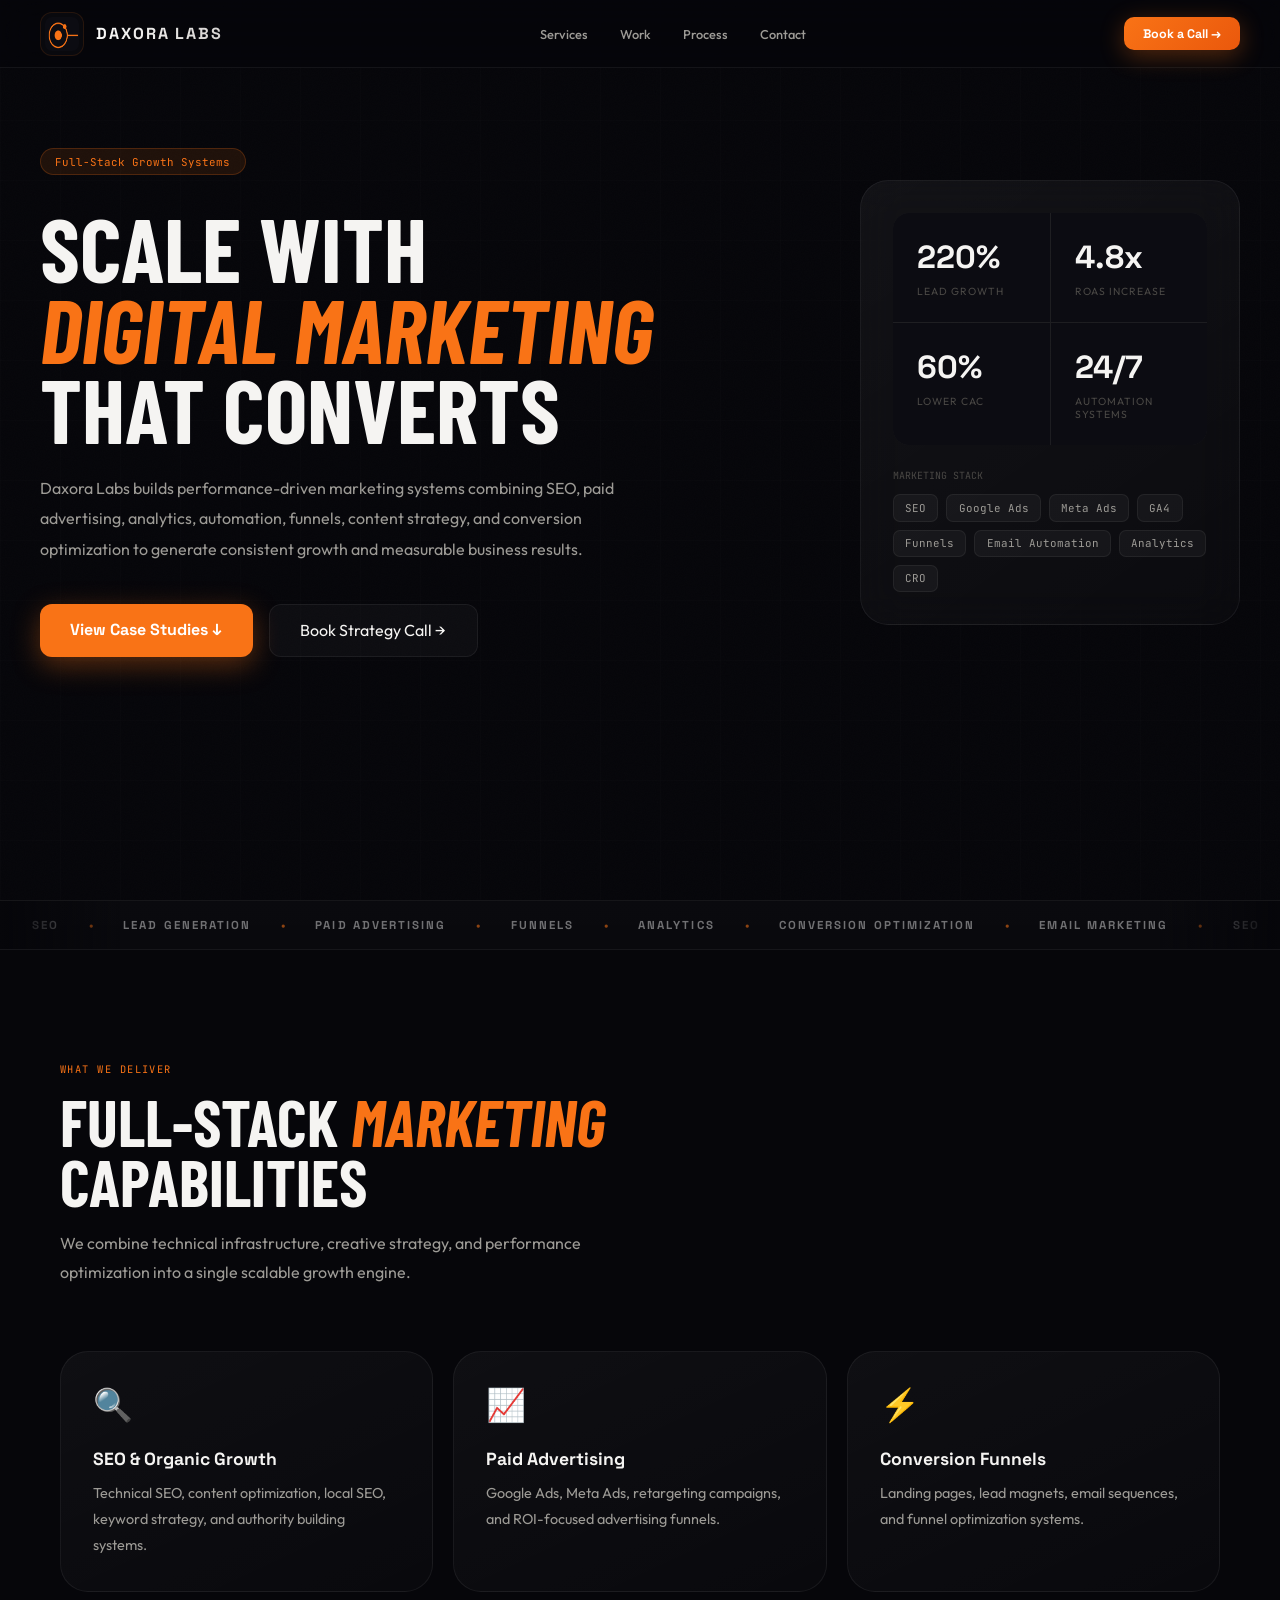
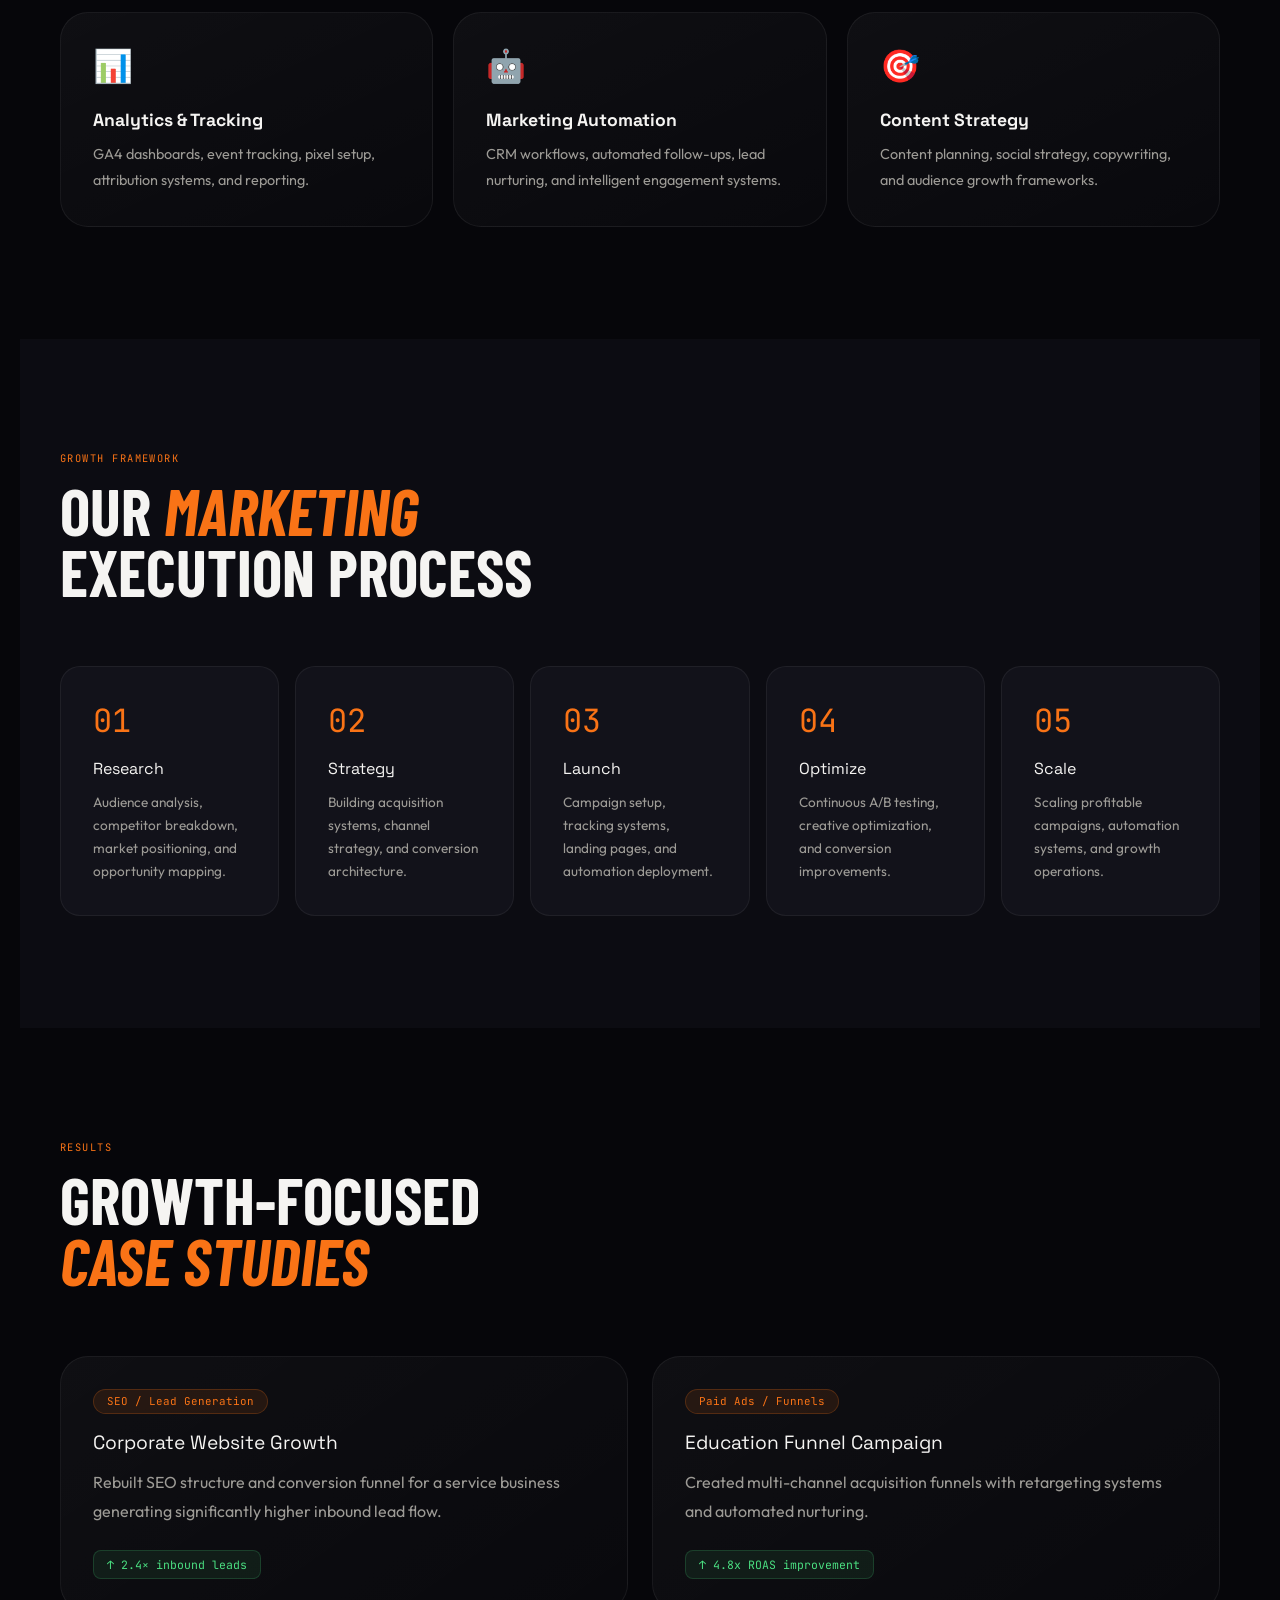
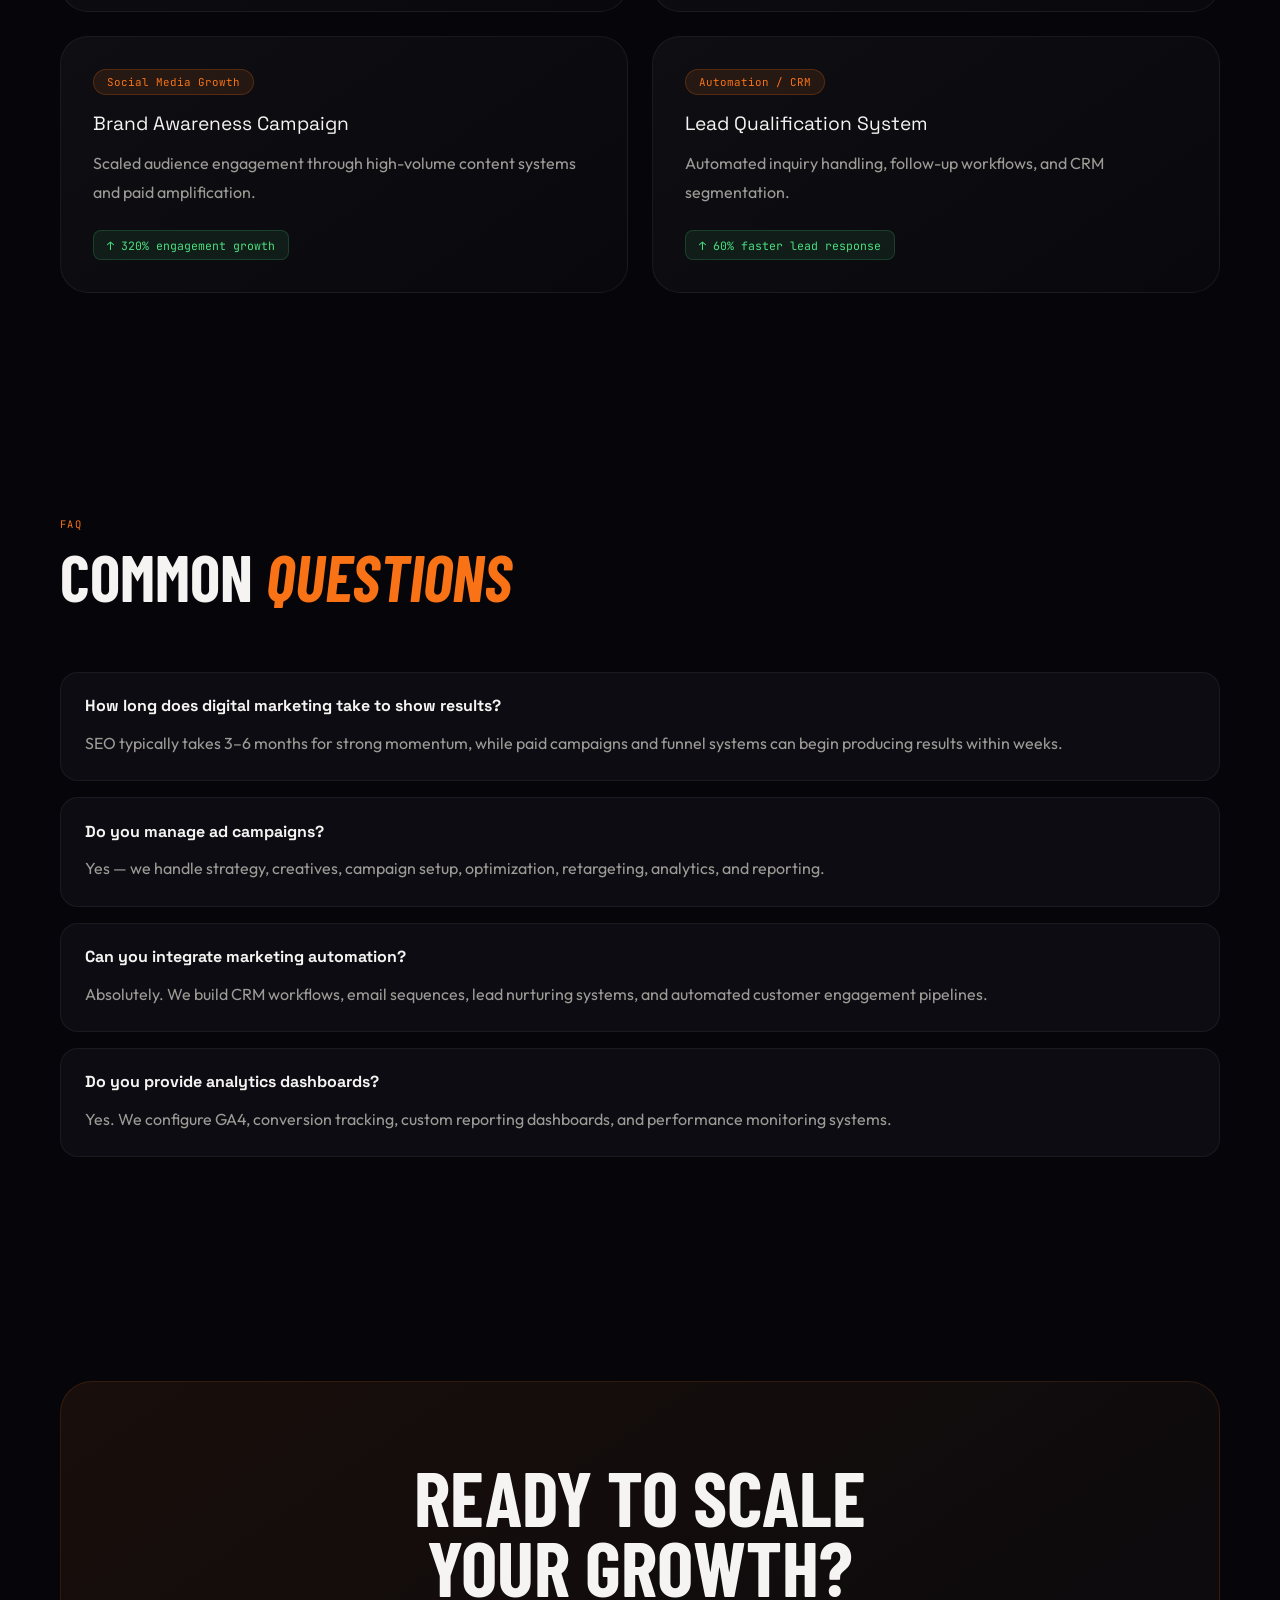
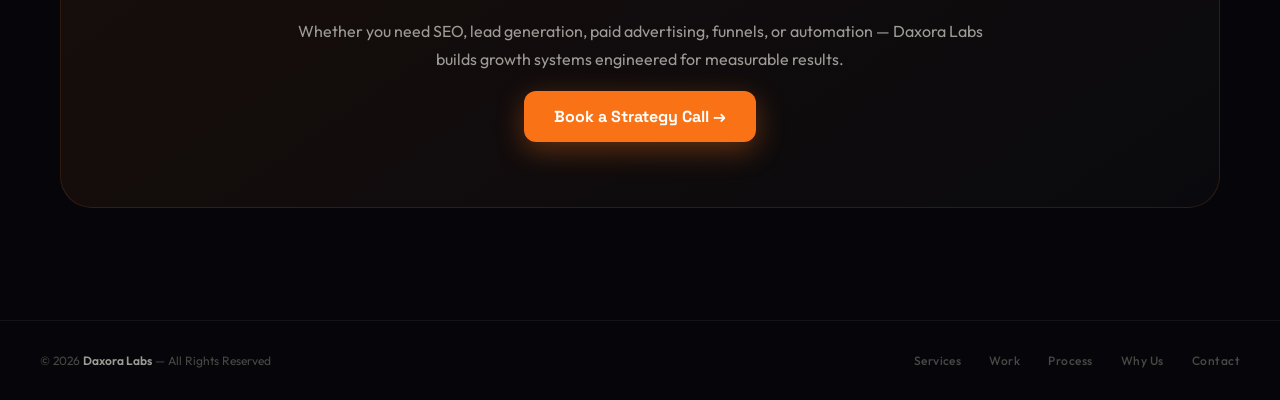
<file: service-marketing.html>
<!-- ========================= -->
<!-- SERVICE PAGE: DIGITAL MARKETING -->
<!-- File Name: service-marketing.html -->
<!-- ========================= -->

<!DOCTYPE html>
<html lang="en">
<head>
<meta charset="UTF-8">
<meta name="viewport" content="width=device-width, initial-scale=1.0">

<title>Digital Marketing Services | Daxora Labs</title>

<meta name="description"
content="Full-stack digital marketing services by Daxora Labs including SEO, paid ads, conversion optimization, analytics, funnels, content strategy, and lead generation systems.">

<link rel="preconnect" href="https://fonts.googleapis.com">

<link href="https://fonts.googleapis.com/css2?family=Barlow+Condensed:ital,wght@0,600;0,700;0,800;0,900;1,700;1,800&family=Space+Grotesk:wght@400;500;600;700&family=JetBrains+Mono:wght@300;400;500&family=Outfit:wght@300;400;500;600&display=swap" rel="stylesheet">

<style>

/* ========================= */
/* KEEP SAME ROOT TOKENS */
/* ========================= */

:root{
  --bg:#06060a;
  --bg2:#0c0c12;
  --bg3:#12121a;
  --bg4:#1a1a24;
  --glass:rgba(255,255,255,0.03);
  --glass2:rgba(255,255,255,0.055);

  --accent:#f97316;
  --accent2:#fb923c;
  --accent3:#fdba74;

  --accent-dim:rgba(249,115,22,0.1);
  --accent-glow:rgba(249,115,22,0.25);
  --accent-border:rgba(249,115,22,0.22);

  --text:#f5f4f2;
  --text2:#9d9b96;
  --text3:#4a4845;

  --border:rgba(255,255,255,0.06);

  --nav-h:68px;

  --r:14px;
  --r2:20px;
  --r3:28px;
}

*{
  margin:0;
  padding:0;
  box-sizing:border-box;
}

html{
  scroll-behavior:smooth;
}

body{
  background:var(--bg);
  color:var(--text);
  font-family:'Outfit',sans-serif;
  overflow-x:hidden;
}

/* ========================= */
/* GRAIN */
/* ========================= */

.grain{
  position:fixed;
  inset:0;
  pointer-events:none;
  opacity:.018;
  z-index:1;

  background-image:url("data:image/svg+xml,%3Csvg xmlns='http://www.w3.org/2000/svg' width='256' height='256'%3E%3Cfilter id='n'%3E%3CfeTurbulence type='fractalNoise' baseFrequency='0.9' numOctaves='4' stitchTiles='stitch'/%3E%3C/filter%3E%3Crect width='256' height='256' filter='url(%23n)'/%3E%3C/svg%3E");
}

/* ========================= */
/* NAV */
/* ========================= */

nav{
  position:fixed;
  top:0;
  left:0;
  right:0;

  height:var(--nav-h);

  display:flex;
  align-items:center;
  justify-content:space-between;

  padding:0 2.5rem;

  background:rgba(6,6,10,.82);

  backdrop-filter:blur(24px);

  border-bottom:1px solid var(--border);

  z-index:999;
}

.logo{
  display:flex;
  align-items:center;
  gap:.75rem;

  text-decoration:none;
}

.logo img{
  width:44px;
  height:44px;

  padding:4px;

  border-radius:12px;

  background:rgba(255,255,255,.02);

  border:1px solid rgba(249,115,22,.12);
}

.logo span{
  font-family:'Space Grotesk',sans-serif;
  font-size:1rem;
  font-weight:800;
  letter-spacing:.12em;
  text-transform:uppercase;

  background:linear-gradient(90deg,#fafaf9,#d6d3d1);

  -webkit-background-clip:text;
  -webkit-text-fill-color:transparent;
}

.nav-links{
  display:flex;
  gap:.2rem;
}

.nav-links a{
  text-decoration:none;

  color:var(--text2);

  font-size:.8rem;
  font-weight:500;

  padding:.5rem .9rem;

  border-radius:10px;

  transition:.2s;
}

.nav-links a:hover{
  color:var(--text);

  background:rgba(255,255,255,.04);
}

.btn-nav{
  background:linear-gradient(135deg,var(--accent),#ea580c);

  color:#fff;

  text-decoration:none;

  padding:.55rem 1.2rem;

  border-radius:10px;

  font-family:'Space Grotesk',sans-serif;
  font-size:.78rem;
  font-weight:700;

  box-shadow:0 6px 24px rgba(249,115,22,.32);
}

/* ========================= */
/* HERO */
/* ========================= */

.hero{
  min-height:100vh;

  position:relative;

  padding:
    calc(var(--nav-h) + 5rem)
    2.5rem
    5rem;
}

.hero-grid{
  position:absolute;
  inset:0;

  background-image:
  linear-gradient(rgba(255,255,255,.025) 1px,transparent 1px),
  linear-gradient(90deg,rgba(255,255,255,.025) 1px,transparent 1px);

  background-size:60px 60px;

  opacity:.4;
}

.hero-inner{
  position:relative;
  z-index:2;

  max-width:1240px;

  margin:auto;

  display:grid;
  grid-template-columns:1fr 380px;

  gap:4rem;
  align-items:center;
}

.hero-tag{
  display:inline-flex;
  align-items:center;
  gap:.5rem;

  font-family:'JetBrains Mono',monospace;
  font-size:.68rem;

  color:var(--accent);

  border:1px solid var(--accent-border);

  background:var(--accent-dim);

  padding:.35rem .9rem;

  border-radius:100px;

  margin-bottom:2rem;
}

.hero h1{
  font-family:'Barlow Condensed',sans-serif;

  font-size:clamp(4rem,7vw,7rem);

  line-height:.9;

  text-transform:uppercase;

  margin-bottom:1.5rem;
}

.hero h1 span{
  color:var(--accent);
  font-style:italic;
}

.hero-sub{
  max-width:580px;

  color:var(--text2);

  line-height:1.9;

  font-size:1rem;

  margin-bottom:2.5rem;
}

.hero-btns{
  display:flex;
  gap:1rem;
  flex-wrap:wrap;
}

.btn-primary{
  background:var(--accent);

  color:#fff;

  text-decoration:none;

  padding:.95rem 1.9rem;

  border-radius:12px;

  font-family:'Space Grotesk',sans-serif;
  font-weight:700;

  box-shadow:0 8px 28px rgba(249,115,22,.35);
}

.btn-outline{
  border:1px solid var(--border);

  color:var(--text);

  text-decoration:none;

  padding:.95rem 1.9rem;

  border-radius:12px;

  background:rgba(255,255,255,.03);
}

/* ========================= */
/* HERO PANEL */
/* ========================= */

.hero-panel{
  background:linear-gradient(
    145deg,
    rgba(255,255,255,.05),
    rgba(255,255,255,.02)
  );

  border:1px solid var(--border);

  border-radius:var(--r3);

  padding:2rem;

  backdrop-filter:blur(20px);
}

.stats-grid{
  display:grid;
  grid-template-columns:1fr 1fr;
  gap:1px;

  background:var(--border);

  border-radius:16px;

  overflow:hidden;

  margin-bottom:1.5rem;
}

.stat{
  background:var(--bg2);

  padding:1.5rem;
}

.stat-n{
  font-family:'Space Grotesk',sans-serif;

  font-size:2rem;
  font-weight:800;
}

.stat-l{
  margin-top:.5rem;

  font-size:.65rem;

  color:var(--text3);

  text-transform:uppercase;

  letter-spacing:.1em;
}

.stack-label{
  font-family:'JetBrains Mono',monospace;

  font-size:.62rem;

  color:var(--text3);

  margin-bottom:.8rem;
}

.chips{
  display:flex;
  flex-wrap:wrap;
  gap:.5rem;
}

.chip{
  padding:.35rem .7rem;

  border-radius:7px;

  border:1px solid var(--border);

  background:rgba(255,255,255,.04);

  font-size:.68rem;

  color:var(--text2);

  font-family:'JetBrains Mono',monospace;
}

/* ========================= */
/* PREMIUM MARQUEE */
/* ========================= */

.marquee-wrap{
  position:relative;

  overflow:hidden;

  border-top:1px solid rgba(255,255,255,.05);
  border-bottom:1px solid rgba(255,255,255,.05);

  background:
    linear-gradient(
      180deg,
      rgba(255,255,255,.015),
      rgba(255,255,255,.01)
    );

  padding:1.05rem 0;
}

.marquee-wrap::before,
.marquee-wrap::after{
  content:"";

  position:absolute;
  top:0;
  bottom:0;

  width:120px;

  z-index:2;

  pointer-events:none;
}

.marquee-wrap::before{
  left:0;

  background:linear-gradient(
    90deg,
    var(--bg),
    transparent
  );
}

.marquee-wrap::after{
  right:0;

  background:linear-gradient(
    -90deg,
    var(--bg),
    transparent
  );
}

.marquee-track{
  display:flex;
  align-items:center;

  width:max-content;

  animation:slide 24s linear infinite;
}

.marquee-track span{
  position:relative;

  padding:0 2rem;

  font-family:'Space Grotesk',sans-serif;
  font-size:.72rem;
  font-weight:700;

  letter-spacing:.18em;

  text-transform:uppercase;

  color:rgba(255,255,255,.42);

  white-space:nowrap;
}

.marquee-track span::after{
  content:"•";

  position:absolute;
  right:-4px;
  top:50%;

  transform:translateY(-50%);

  color:var(--accent);

  opacity:.55;

  font-size:.7rem;
}

@keyframes slide{
  from{
    transform:translateX(0);
  }

  to{
    transform:translateX(-50%);
  }
}
@keyframes slide{
  from{transform:translateX(0)}
  to{transform:translateX(-50%)}
}

/* ========================= */
/* SECTION */
/* ========================= */

.wrap{
  max-width:1240px;
  margin:auto;

  padding:7rem 2.5rem;
}

.sec-head{
  margin-bottom:4rem;
}

.eyebrow{
  font-family:'JetBrains Mono',monospace;

  font-size:.65rem;

  color:var(--accent);

  letter-spacing:.14em;

  text-transform:uppercase;

  margin-bottom:1rem;
}

.sh{
  font-family:'Barlow Condensed',sans-serif;

  font-size:clamp(2.5rem,5vw,4rem);

  text-transform:uppercase;

  line-height:.95;

  margin-bottom:1rem;
}

.sh em{
  color:var(--accent);
  font-style:italic;
}

.ss{
  max-width:560px;

  color:var(--text2);

  line-height:1.8;
}

/* ========================= */
/* SERVICE GRID */
/* ========================= */

.build-grid{
  display:grid;
  grid-template-columns:repeat(3,1fr);

  gap:1.25rem;
}

.build-card{
  background:linear-gradient(
    155deg,
    rgba(255,255,255,.04),
    rgba(255,255,255,.015)
  );

  border:1px solid var(--border);

  border-radius:var(--r3);

  padding:2rem;

  transition:.3s;
}

.build-card:hover{
  transform:translateY(-8px);

  border-color:rgba(249,115,22,.25);
}

.build-icon{
  font-size:2rem;

  margin-bottom:1.5rem;
}

.build-title{
  font-family:'Space Grotesk',sans-serif;

  font-size:1.1rem;
  font-weight:700;

  margin-bottom:.7rem;
}

.build-desc{
  color:var(--text2);

  line-height:1.8;

  font-size:.9rem;
}

/* ========================= */
/* FRAMEWORK */
/* ========================= */

.framework{
  background:var(--bg2);
}

.framework-grid{
  display:grid;
  grid-template-columns:repeat(5,1fr);

  gap:1rem;
}

.step{
  background:var(--bg3);

  border:1px solid var(--border);

  border-radius:var(--r2);

  padding:2rem;
}

.step-num{
  font-family:'JetBrains Mono',monospace;

  color:var(--accent);

  font-size:2rem;

  margin-bottom:1rem;
}

.step-title{
  font-family:'Space Grotesk',sans-serif;

  margin-bottom:.7rem;
}

.step-desc{
  color:var(--text2);

  line-height:1.7;

  font-size:.85rem;
}

/* ========================= */
/* CASE STUDIES */
/* ========================= */

.case-grid{
  display:grid;
  grid-template-columns:repeat(2,1fr);

  gap:1.5rem;
}

.case-card{
  background:linear-gradient(
    145deg,
    rgba(255,255,255,.04),
    rgba(255,255,255,.015)
  );

  border:1px solid var(--border);

  border-radius:var(--r3);

  padding:2rem;
}

.case-type{
  display:inline-flex;

  padding:.3rem .8rem;

  border-radius:100px;

  background:var(--accent-dim);

  border:1px solid var(--accent-border);

  color:var(--accent);

  font-size:.68rem;

  font-family:'JetBrains Mono',monospace;

  margin-bottom:1rem;
}

.case-title{
  font-family:'Space Grotesk',sans-serif;

  font-size:1.2rem;

  margin-bottom:.8rem;
}

.case-desc{
  color:var(--text2);

  line-height:1.8;

  margin-bottom:1.5rem;
}

.result{
  display:inline-flex;
  align-items:center;
  gap:.4rem;

  background:rgba(74,222,128,.08);

  border:1px solid rgba(74,222,128,.18);

  color:#4ade80;

  padding:.4rem .8rem;

  border-radius:8px;

  font-size:.72rem;

  font-family:'JetBrains Mono',monospace;
}

/* ========================= */
/* FAQ */
/* ========================= */

.faq-grid{
  display:flex;
  flex-direction:column;
  gap:1rem;
}

.faq{
  background:var(--bg2);

  border:1px solid var(--border);

  border-radius:18px;

  padding:1.4rem 1.5rem;
}

.faq-q{
  font-family:'Space Grotesk',sans-serif;

  font-weight:700;

  margin-bottom:.8rem;
}

.faq-a{
  color:var(--text2);

  line-height:1.8;
}

/* ========================= */
/* CTA */
/* ========================= */

.cta{
  text-align:center;

  background:linear-gradient(
    145deg,
    rgba(249,115,22,.08),
    rgba(255,255,255,.02)
  );

  border:1px solid rgba(249,115,22,.15);

  border-radius:32px;

  padding:5rem 2rem;
}

.cta h2{
  font-family:'Barlow Condensed',sans-serif;

  font-size:clamp(3rem,6vw,5rem);

  text-transform:uppercase;

  line-height:.9;

  margin-bottom:1rem;
}

.cta p{
  max-width:700px;

  margin:auto auto 2rem;

  color:var(--text2);

  line-height:1.8;
}

/* ========================= */
/* FOOTER */
/* ========================= */
footer{
  border-top:1px solid var(--border);padding:2rem 2.5rem;
  display:flex;align-items:center;justify-content:space-between;
  flex-wrap:wrap;gap:1rem;
}
.foot-copy{font-size:.75rem;color:var(--text3)}
.foot-copy strong{color:var(--text2);font-weight:600}
.foot-links{display:flex;gap:1.75rem}
.foot-links a{
  font-size:.75rem;font-weight:500;color:var(--text3);
  text-decoration:none;letter-spacing:.04em;transition:color .2s;
}
.foot-links a:hover{color:var(--accent)}

/* ========================= */
/* RESPONSIVE */
/* ========================= */

@media(max-width:1100px){

  .hero-inner{
    grid-template-columns:1fr;
  }

  .build-grid{
    grid-template-columns:repeat(2,1fr);
  }

  .framework-grid{
    grid-template-columns:repeat(2,1fr);
  }
}

@media(max-width:768px){

  nav{
    padding:0 1.5rem;
  }

  .nav-links{
    display:none;
  }

  .hero{
    padding:
      calc(var(--nav-h) + 4rem)
      1.5rem
      4rem;
  }

  .wrap{
    padding:4.5rem 1.5rem;
  }

  .build-grid,
  .case-grid,
  .framework-grid{
    grid-template-columns:1fr;
  }

  footer{
    flex-direction:column;
    gap:1rem;
  }
}

</style>
</head>

<body>

<div class="grain"></div>

<!-- ========================= -->
<!-- NAV -->
<!-- ========================= -->

<nav>

  <a href="index.html" class="logo">
    <img src="daxora.png" alt="Daxora Labs">
    <span>Daxora Labs</span>
  </a>

  <div class="nav-links">
    <a href="index.html#services">Services</a>
    <a href="index.html#work">Work</a>
    <a href="index.html#process">Process</a>
    <a href="index.html#contact">Contact</a>
  </div>

  <a href="index.html#contact" class="btn-nav">
    Book a Call →
  </a>

</nav>

<!-- ========================= -->
<!-- HERO -->
<!-- ========================= -->

<section class="hero">

<div class="hero-grid"></div>

<div class="hero-inner">

<div>

<div class="hero-tag">
  Full-Stack Growth Systems
</div>

<h1>
Scale with<br>
<span>digital marketing</span><br>
that converts
</h1>

<p class="hero-sub">
Daxora Labs builds performance-driven marketing systems combining
SEO, paid advertising, analytics, automation, funnels,
content strategy, and conversion optimization to generate
consistent growth and measurable business results.
</p>

<div class="hero-btns">

<a href="#case-studies" class="btn-primary">
View Case Studies ↓
</a>

<a href="index.html#contact" class="btn-outline">
Book Strategy Call →
</a>

</div>

</div>

<div class="hero-panel">

<div class="stats-grid">

<div class="stat">
<div class="stat-n">220%</div>
<div class="stat-l">Lead Growth</div>
</div>

<div class="stat">
<div class="stat-n">4.8x</div>
<div class="stat-l">ROAS Increase</div>
</div>

<div class="stat">
<div class="stat-n">60%</div>
<div class="stat-l">Lower CAC</div>
</div>

<div class="stat">
<div class="stat-n">24/7</div>
<div class="stat-l">Automation Systems</div>
</div>

</div>

<div class="stack-label">
MARKETING STACK
</div>

<div class="chips">
<span class="chip">SEO</span>
<span class="chip">Google Ads</span>
<span class="chip">Meta Ads</span>
<span class="chip">GA4</span>
<span class="chip">Funnels</span>
<span class="chip">Email Automation</span>
<span class="chip">Analytics</span>
<span class="chip">CRO</span>
</div>

</div>

</div>

</section>

<!-- ========================= -->
<!-- MARQUEE -->
<!-- ========================= -->

<div class="marquee-wrap">
<div class="marquee-track">

<span>SEO</span>
<span>Lead Generation</span>
<span>Paid Advertising</span>
<span>Funnels</span>
<span>Analytics</span>
<span>Conversion Optimization</span>
<span>Email Marketing</span>

<span>SEO</span>
<span>Lead Generation</span>
<span>Paid Advertising</span>
<span>Funnels</span>
<span>Analytics</span>
<span>Conversion Optimization</span>
<span>Email Marketing</span>

</div>
</div>

<!-- ========================= -->
<!-- WHAT WE DO -->
<!-- ========================= -->

<section class="wrap">

<div class="sec-head">

<div class="eyebrow">
What We Deliver
</div>

<h2 class="sh">
Full-stack <em>marketing</em><br>
capabilities
</h2>

<p class="ss">
We combine technical infrastructure, creative strategy,
and performance optimization into a single scalable growth engine.
</p>

</div>

<div class="build-grid">

<div class="build-card">
<div class="build-icon">🔍</div>
<div class="build-title">SEO & Organic Growth</div>
<div class="build-desc">
Technical SEO, content optimization, local SEO,
keyword strategy, and authority building systems.
</div>
</div>

<div class="build-card">
<div class="build-icon">📈</div>
<div class="build-title">Paid Advertising</div>
<div class="build-desc">
Google Ads, Meta Ads, retargeting campaigns,
and ROI-focused advertising funnels.
</div>
</div>

<div class="build-card">
<div class="build-icon">⚡</div>
<div class="build-title">Conversion Funnels</div>
<div class="build-desc">
Landing pages, lead magnets,
email sequences, and funnel optimization systems.
</div>
</div>

<div class="build-card">
<div class="build-icon">📊</div>
<div class="build-title">Analytics & Tracking</div>
<div class="build-desc">
GA4 dashboards, event tracking,
pixel setup, attribution systems, and reporting.
</div>
</div>

<div class="build-card">
<div class="build-icon">🤖</div>
<div class="build-title">Marketing Automation</div>
<div class="build-desc">
CRM workflows, automated follow-ups,
lead nurturing, and intelligent engagement systems.
</div>
</div>

<div class="build-card">
<div class="build-icon">🎯</div>
<div class="build-title">Content Strategy</div>
<div class="build-desc">
Content planning, social strategy,
copywriting, and audience growth frameworks.
</div>
</div>

</div>

</section>

<!-- ========================= -->
<!-- FRAMEWORK -->
<!-- ========================= -->

<section class="wrap framework">

<div class="sec-head">

<div class="eyebrow">
Growth Framework
</div>

<h2 class="sh">
Our <em>marketing</em><br>
execution process
</h2>

</div>

<div class="framework-grid">

<div class="step">
<div class="step-num">01</div>
<div class="step-title">Research</div>
<div class="step-desc">
Audience analysis, competitor breakdown,
market positioning, and opportunity mapping.
</div>
</div>

<div class="step">
<div class="step-num">02</div>
<div class="step-title">Strategy</div>
<div class="step-desc">
Building acquisition systems,
channel strategy, and conversion architecture.
</div>
</div>

<div class="step">
<div class="step-num">03</div>
<div class="step-title">Launch</div>
<div class="step-desc">
Campaign setup, tracking systems,
landing pages, and automation deployment.
</div>
</div>

<div class="step">
<div class="step-num">04</div>
<div class="step-title">Optimize</div>
<div class="step-desc">
Continuous A/B testing,
creative optimization, and conversion improvements.
</div>
</div>

<div class="step">
<div class="step-num">05</div>
<div class="step-title">Scale</div>
<div class="step-desc">
Scaling profitable campaigns,
automation systems, and growth operations.
</div>
</div>

</div>

</section>

<!-- ========================= -->
<!-- CASE STUDIES -->
<!-- ========================= -->

<section class="wrap" id="case-studies">

<div class="sec-head">

<div class="eyebrow">
Results
</div>

<h2 class="sh">
Growth-focused<br>
<em>case studies</em>
</h2>

</div>

<div class="case-grid">

<div class="case-card">

<div class="case-type">
SEO / Lead Generation
</div>

<div class="case-title">
Corporate Website Growth
</div>

<div class="case-desc">
Rebuilt SEO structure and conversion funnel
for a service business generating significantly
higher inbound lead flow.
</div>

<div class="result">
↑ 2.4× inbound leads
</div>

</div>

<div class="case-card">

<div class="case-type">
Paid Ads / Funnels
</div>

<div class="case-title">
Education Funnel Campaign
</div>

<div class="case-desc">
Created multi-channel acquisition funnels
with retargeting systems and automated nurturing.
</div>

<div class="result">
↑ 4.8x ROAS improvement
</div>

</div>

<div class="case-card">

<div class="case-type">
Social Media Growth
</div>

<div class="case-title">
Brand Awareness Campaign
</div>

<div class="case-desc">
Scaled audience engagement through
high-volume content systems and paid amplification.
</div>

<div class="result">
↑ 320% engagement growth
</div>

</div>

<div class="case-card">

<div class="case-type">
Automation / CRM
</div>

<div class="case-title">
Lead Qualification System
</div>

<div class="case-desc">
Automated inquiry handling,
follow-up workflows, and CRM segmentation.
</div>

<div class="result">
↑ 60% faster lead response
</div>

</div>

</div>

</section>

<!-- ========================= -->
<!-- FAQ -->
<!-- ========================= -->

<section class="wrap">

<div class="sec-head">

<div class="eyebrow">
FAQ
</div>

<h2 class="sh">
Common <em>questions</em>
</h2>

</div>

<div class="faq-grid">

<div class="faq">
<div class="faq-q">
How long does digital marketing take to show results?
</div>
<div class="faq-a">
SEO typically takes 3–6 months for strong momentum,
while paid campaigns and funnel systems can begin producing results within weeks.
</div>
</div>

<div class="faq">
<div class="faq-q">
Do you manage ad campaigns?
</div>
<div class="faq-a">
Yes — we handle strategy, creatives, campaign setup,
optimization, retargeting, analytics, and reporting.
</div>
</div>

<div class="faq">
<div class="faq-q">
Can you integrate marketing automation?
</div>
<div class="faq-a">
Absolutely. We build CRM workflows,
email sequences, lead nurturing systems,
and automated customer engagement pipelines.
</div>
</div>

<div class="faq">
<div class="faq-q">
Do you provide analytics dashboards?
</div>
<div class="faq-a">
Yes. We configure GA4, conversion tracking,
custom reporting dashboards, and performance monitoring systems.
</div>
</div>

</div>

</section>

<!-- ========================= -->
<!-- CTA -->
<!-- ========================= -->

<section class="wrap">

<div class="cta">

<h2>
Ready to scale<br>
your growth?
</h2>

<p>
Whether you need SEO, lead generation,
paid advertising, funnels, or automation —
Daxora Labs builds growth systems engineered for measurable results.
</p>

<a href="index.html#contact" class="btn-primary">
Book a Strategy Call →
</a>

</div>

</section>

<!-- ========================= -->
<!-- FOOTER -->
<!-- ========================= -->

<footer>
  <span class="foot-copy">© 2026 <strong>Daxora Labs</strong> — All Rights Reserved</span>
  <div class="foot-links">
    <a href="index.html#services">Services</a>
    <a href="index.html#work">Work</a>
    <a href="index.html#process">Process</a>
    <a href="index.html#why">Why Us</a>
    <a href="index.html#contact">Contact</a>
  </div>
</footer>

</body>
</html>
</file>
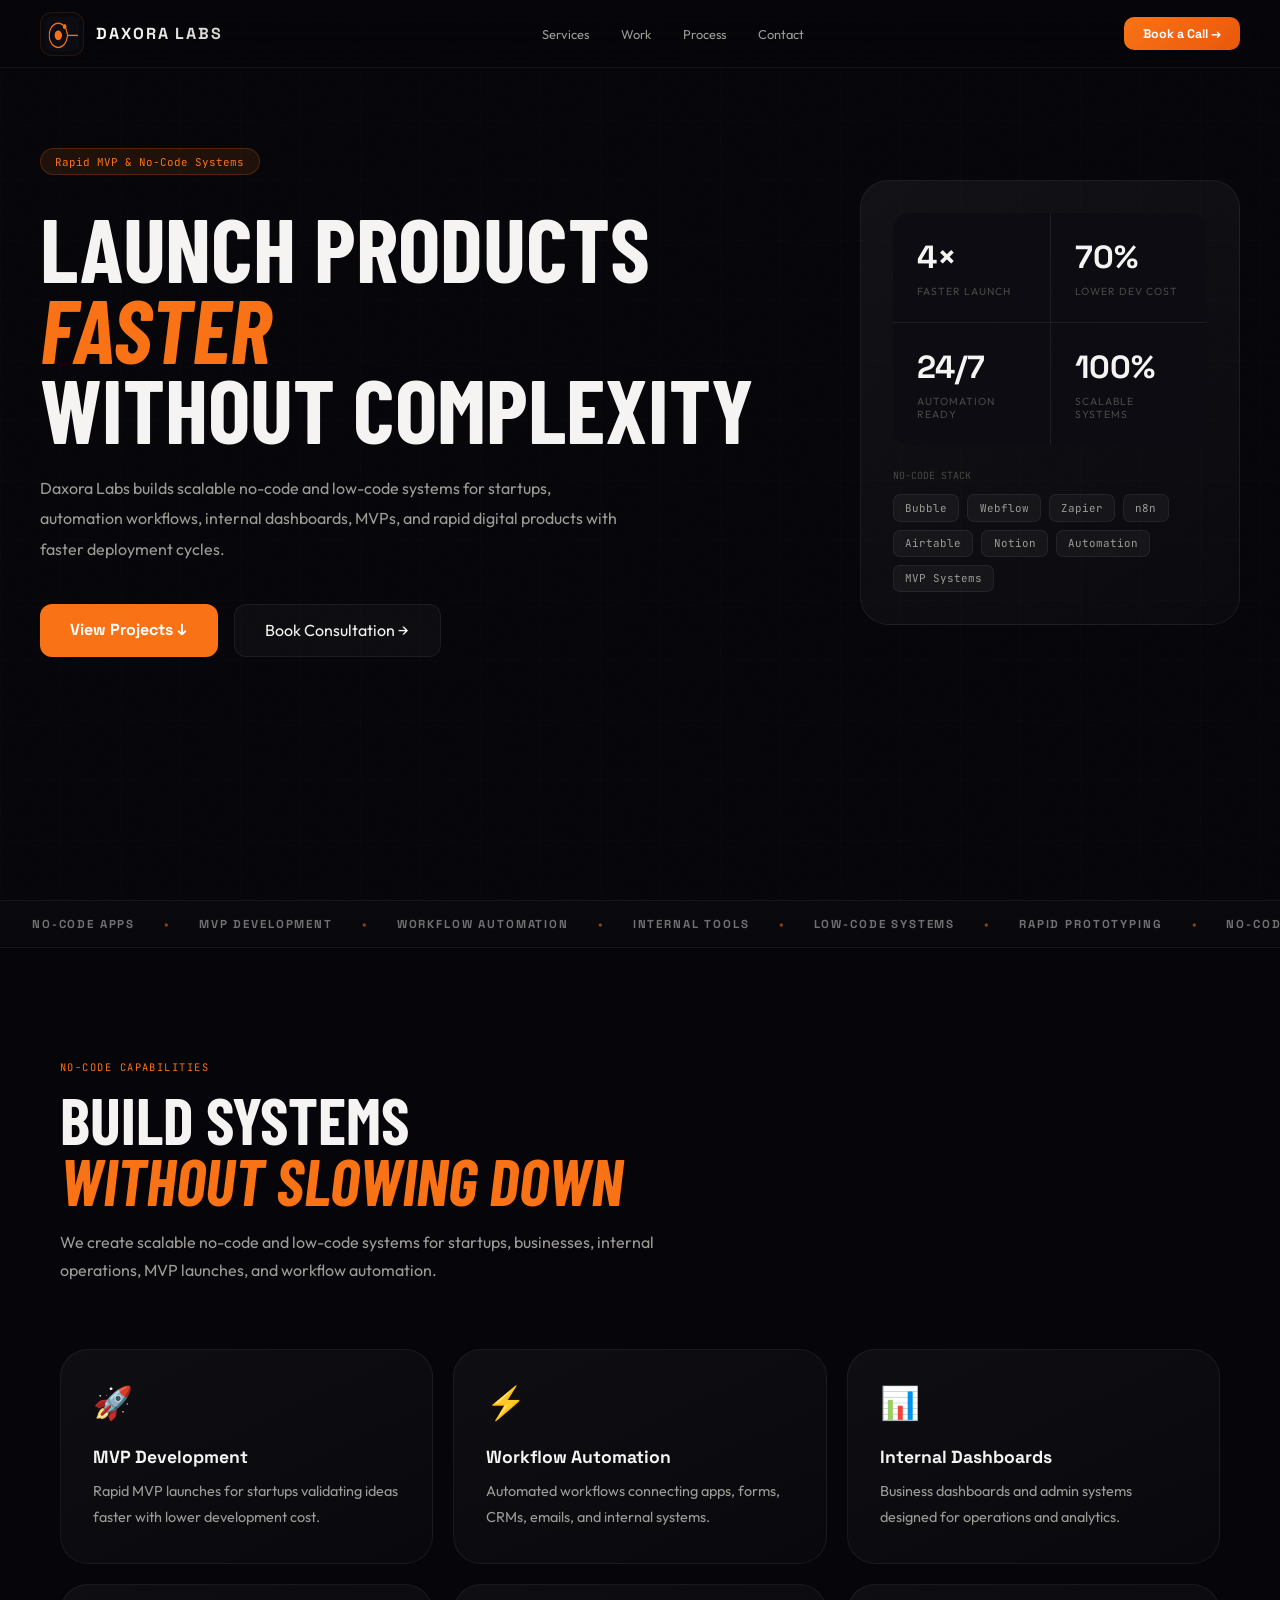
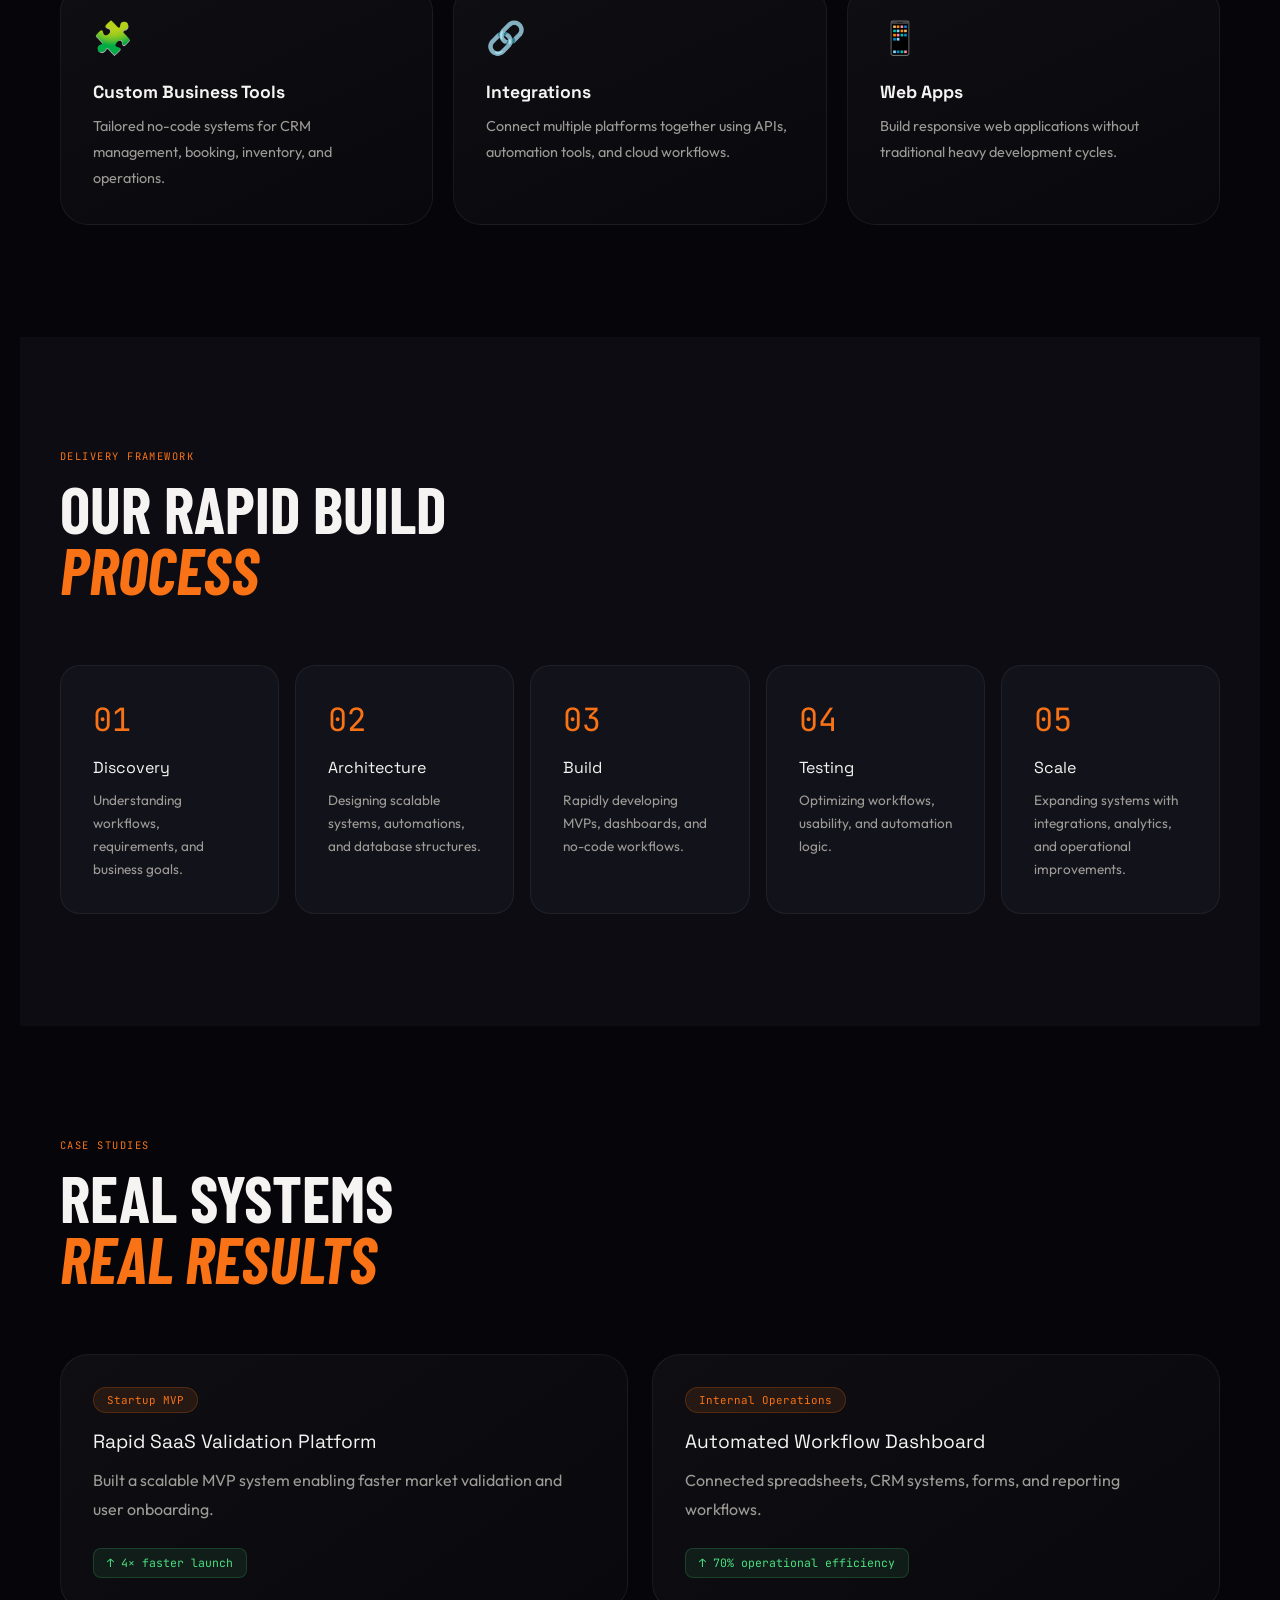
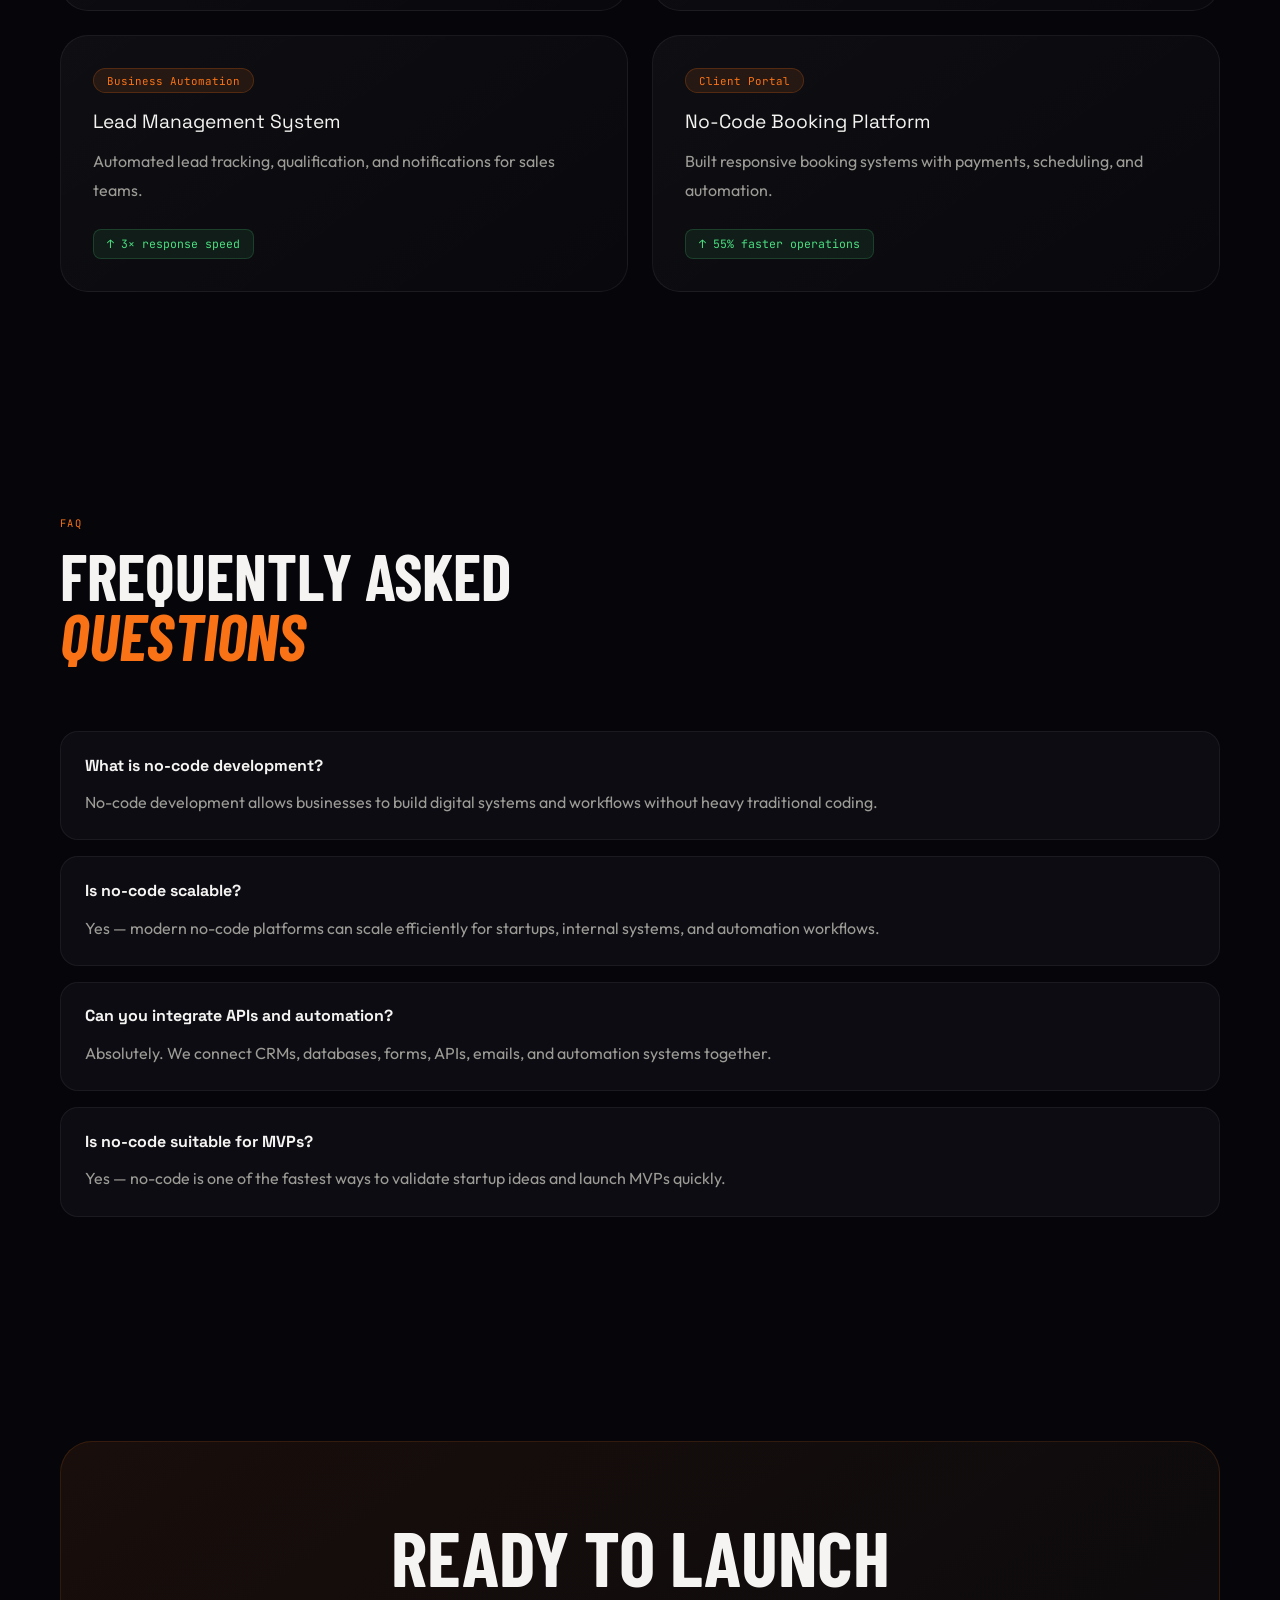
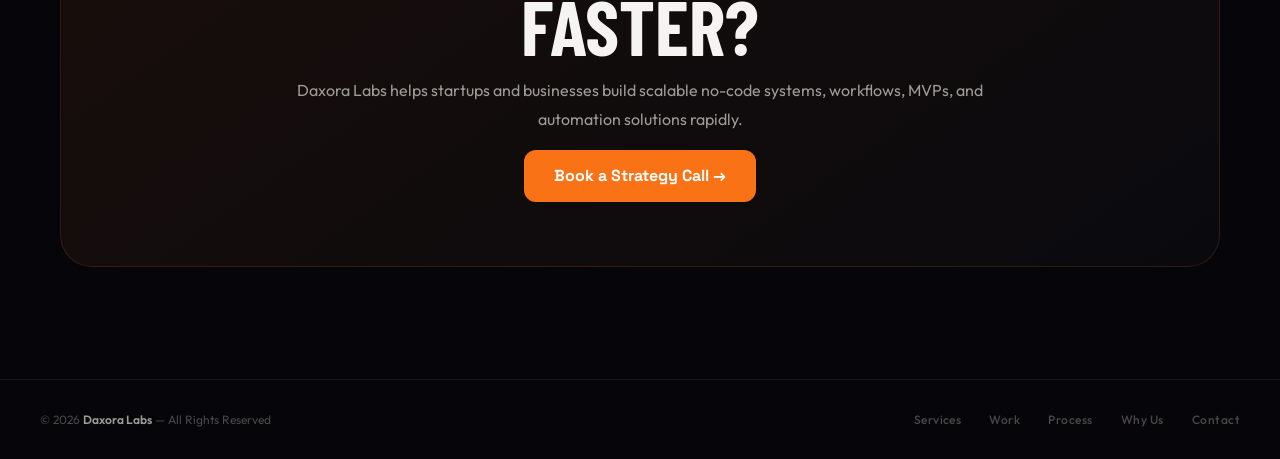
<file: service-nocode.html>
<!-- ========================= -->
<!-- SERVICE PAGE 05 -->
<!-- FILE: service-nocode.html -->
<!-- ========================= -->

<!DOCTYPE html>
<html lang="en">
<head>

<meta charset="UTF-8">
<meta name="viewport" content="width=device-width, initial-scale=1.0">

<title>No-Code & Low-Code Solutions | Daxora Labs</title>

<meta name="description"
content="No-code and low-code development services by Daxora Labs including MVP development, automation systems, internal tools, workflows, dashboards, and scalable digital products.">

<link rel="preconnect" href="https://fonts.googleapis.com">

<link href="https://fonts.googleapis.com/css2?family=Barlow+Condensed:ital,wght@0,600;0,700;0,800;0,900;1,700;1,800&family=Space+Grotesk:wght@400;500;600;700&family=JetBrains+Mono:wght@300;400;500&family=Outfit:wght@300;400;500;600&display=swap" rel="stylesheet">

<style>

:root{
  --bg:#06060a;
  --bg2:#0c0c12;
  --bg3:#12121a;

  --accent:#f97316;
  --accent2:#fb923c;

  --accent-dim:rgba(249,115,22,0.1);
  --accent-border:rgba(249,115,22,0.22);

  --text:#f5f4f2;
  --text2:#9d9b96;
  --text3:#4a4845;

  --border:rgba(255,255,255,0.06);

  --nav-h:68px;

  --r2:20px;
  --r3:28px;
}

*{
  margin:0;
  padding:0;
  box-sizing:border-box;
}

html{
  scroll-behavior:smooth;
}

body{
  background:var(--bg);
  color:var(--text);
  font-family:'Outfit',sans-serif;
  overflow-x:hidden;
}

/* ========================= */
/* GRAIN */
/* ========================= */

.grain{
  position:fixed;
  inset:0;
  opacity:.018;
  pointer-events:none;
  z-index:1;

  background-image:url("data:image/svg+xml,%3Csvg xmlns='http://www.w3.org/2000/svg' width='256' height='256'%3E%3Cfilter id='n'%3E%3CfeTurbulence type='fractalNoise' baseFrequency='0.9' numOctaves='4' stitchTiles='stitch'/%3E%3C/filter%3E%3Crect width='256' height='256' filter='url(%23n)'/%3E%3C/svg%3E");
}

/* ========================= */
/* NAV */
/* ========================= */

nav{
  position:fixed;
  top:0;
  left:0;
  right:0;

  height:var(--nav-h);

  display:flex;
  align-items:center;
  justify-content:space-between;

  padding:0 2.5rem;

  background:rgba(6,6,10,.82);

  backdrop-filter:blur(24px);

  border-bottom:1px solid var(--border);

  z-index:999;
}

.logo{
  display:flex;
  align-items:center;
  gap:.75rem;

  text-decoration:none;
}

.logo img{
  width:44px;
  height:44px;

  padding:4px;

  border-radius:12px;

  background:rgba(255,255,255,.02);

  border:1px solid rgba(249,115,22,.12);
}

.logo span{
  font-family:'Space Grotesk',sans-serif;
  font-size:1rem;
  font-weight:800;
  letter-spacing:.12em;
  text-transform:uppercase;

  background:linear-gradient(90deg,#fafaf9,#d6d3d1);

  -webkit-background-clip:text;
  -webkit-text-fill-color:transparent;
}

.nav-links{
  display:flex;
  gap:.2rem;
}

.nav-links a{
  text-decoration:none;

  color:var(--text2);

  padding:.5rem .9rem;

  border-radius:10px;

  font-size:.8rem;

  transition:.2s;
}

.nav-links a:hover{
  color:var(--text);

  background:rgba(255,255,255,.04);
}

.btn-nav{
  background:linear-gradient(135deg,var(--accent),#ea580c);

  color:#fff;

  text-decoration:none;

  padding:.55rem 1.2rem;

  border-radius:10px;

  font-family:'Space Grotesk',sans-serif;
  font-size:.78rem;
  font-weight:700;
}

/* ========================= */
/* HERO */
/* ========================= */

.hero{
  min-height:100vh;

  position:relative;

  padding:
    calc(var(--nav-h) + 5rem)
    2.5rem
    5rem;
}

.hero-grid{
  position:absolute;
  inset:0;

  background-image:
  linear-gradient(rgba(255,255,255,.025) 1px,transparent 1px),
  linear-gradient(90deg,rgba(255,255,255,.025) 1px,transparent 1px);

  background-size:60px 60px;

  opacity:.35;
}

.hero-inner{
  position:relative;
  z-index:2;

  max-width:1240px;

  margin:auto;

  display:grid;
  grid-template-columns:1fr 380px;

  gap:4rem;
  align-items:center;
}

.hero-tag{
  display:inline-flex;
  align-items:center;
  gap:.5rem;

  padding:.35rem .9rem;

  border-radius:100px;

  background:var(--accent-dim);

  border:1px solid var(--accent-border);

  color:var(--accent);

  font-family:'JetBrains Mono',monospace;
  font-size:.68rem;

  margin-bottom:2rem;
}

.hero h1{
  font-family:'Barlow Condensed',sans-serif;

  font-size:clamp(4rem,7vw,7rem);

  line-height:.9;

  text-transform:uppercase;

  margin-bottom:1.5rem;
}

.hero h1 span{
  color:var(--accent);
  font-style:italic;
}

.hero-sub{
  color:var(--text2);

  line-height:1.9;

  max-width:580px;

  margin-bottom:2.5rem;
}

.hero-btns{
  display:flex;
  gap:1rem;
  flex-wrap:wrap;
}

.btn-primary{
  background:var(--accent);

  color:#fff;

  text-decoration:none;

  padding:.95rem 1.9rem;

  border-radius:12px;

  font-family:'Space Grotesk',sans-serif;
  font-weight:700;
}

.btn-outline{
  border:1px solid var(--border);

  color:var(--text);

  text-decoration:none;

  padding:.95rem 1.9rem;

  border-radius:12px;

  background:rgba(255,255,255,.03);
}

/* ========================= */
/* PANEL */
/* ========================= */

.hero-panel{
  background:linear-gradient(
    145deg,
    rgba(255,255,255,.05),
    rgba(255,255,255,.02)
  );

  border:1px solid var(--border);

  border-radius:var(--r3);

  padding:2rem;
}

.stats-grid{
  display:grid;
  grid-template-columns:1fr 1fr;
  gap:1px;

  background:var(--border);

  border-radius:16px;

  overflow:hidden;

  margin-bottom:1.5rem;
}

.stat{
  background:var(--bg2);

  padding:1.5rem;
}

.stat-n{
  font-family:'Space Grotesk',sans-serif;

  font-size:2rem;
  font-weight:800;
}

.stat-l{
  margin-top:.5rem;

  font-size:.65rem;

  letter-spacing:.1em;

  color:var(--text3);

  text-transform:uppercase;
}

.stack-label{
  font-family:'JetBrains Mono',monospace;

  font-size:.62rem;

  color:var(--text3);

  margin-bottom:.8rem;
}

.chips{
  display:flex;
  flex-wrap:wrap;
  gap:.5rem;
}

.chip{
  padding:.35rem .7rem;

  border-radius:7px;

  border:1px solid var(--border);

  background:rgba(255,255,255,.04);

  color:var(--text2);

  font-size:.68rem;

  font-family:'JetBrains Mono',monospace;
}

/* ========================= */
/* MARQUEE */
/* ========================= */

.marquee-wrap{
  position:relative;

  overflow:hidden;

  border-top:1px solid rgba(255,255,255,.05);
  border-bottom:1px solid rgba(255,255,255,.05);

  background:
    linear-gradient(
      180deg,
      rgba(255,255,255,.015),
      rgba(255,255,255,.01)
    );

  padding:1rem 0;
}

.marquee-track{
  display:flex;
  align-items:center;

  width:max-content;

  animation:slide 24s linear infinite;
}

.marquee-track span{
  position:relative;

  padding:0 2rem;

  color:rgba(255,255,255,.42);

  font-family:'Space Grotesk',sans-serif;
  font-size:.72rem;
  font-weight:700;

  letter-spacing:.16em;

  text-transform:uppercase;
}

.marquee-track span::after{
  content:"•";

  position:absolute;
  right:-4px;
  top:50%;

  transform:translateY(-50%);

  color:var(--accent);

  opacity:.55;
}

@keyframes slide{
  from{
    transform:translateX(0);
  }

  to{
    transform:translateX(-50%);
  }
}

/* ========================= */
/* WRAP */
/* ========================= */

.wrap{
  max-width:1240px;
  margin:auto;
  padding:7rem 2.5rem;
}

.sec-head{
  margin-bottom:4rem;
}

.eyebrow{
  font-family:'JetBrains Mono',monospace;
  font-size:.65rem;
  color:var(--accent);
  letter-spacing:.14em;
  text-transform:uppercase;
  margin-bottom:1rem;
}

.sh{
  font-family:'Barlow Condensed',sans-serif;
  font-size:clamp(2.5rem,5vw,4rem);
  line-height:.95;
  text-transform:uppercase;
  margin-bottom:1rem;
}

.sh em{
  color:var(--accent);
  font-style:italic;
}

.ss{
  max-width:600px;
  color:var(--text2);
  line-height:1.8;
}

/* ========================= */
/* CAPABILITIES */
/* ========================= */

.nocode-grid{
  display:grid;
  grid-template-columns:repeat(3,1fr);
  gap:1.25rem;
}

.nocode-card{
  background:linear-gradient(
    155deg,
    rgba(255,255,255,.04),
    rgba(255,255,255,.015)
  );

  border:1px solid var(--border);

  border-radius:var(--r3);

  padding:2rem;

  transition:.3s;
}

.nocode-card:hover{
  transform:translateY(-8px);
  border-color:rgba(249,115,22,.24);
}

.nocode-icon{
  font-size:2rem;
  margin-bottom:1.5rem;
}

.nocode-title{
  font-family:'Space Grotesk',sans-serif;
  font-size:1.1rem;
  font-weight:700;
  margin-bottom:.7rem;
}

.nocode-desc{
  color:var(--text2);
  line-height:1.8;
  font-size:.9rem;
}

/* ========================= */
/* PROCESS */
/* ========================= */

.process{
  background:var(--bg2);
}

.process-grid{
  display:grid;
  grid-template-columns:repeat(5,1fr);
  gap:1rem;
}

.step{
  background:var(--bg3);

  border:1px solid var(--border);

  border-radius:var(--r2);

  padding:2rem;
}

.step-num{
  font-family:'JetBrains Mono',monospace;
  color:var(--accent);
  font-size:2rem;
  margin-bottom:1rem;
}

.step-title{
  font-family:'Space Grotesk',sans-serif;
  margin-bottom:.7rem;
}

.step-desc{
  color:var(--text2);
  line-height:1.7;
  font-size:.85rem;
}

/* ========================= */
/* CASE STUDIES */
/* ========================= */

.case-grid{
  display:grid;
  grid-template-columns:repeat(2,1fr);
  gap:1.5rem;
}

.case-card{
  background:linear-gradient(
    145deg,
    rgba(255,255,255,.04),
    rgba(255,255,255,.015)
  );

  border:1px solid var(--border);

  border-radius:var(--r3);

  padding:2rem;
}

.case-type{
  display:inline-flex;

  padding:.3rem .8rem;

  border-radius:100px;

  background:var(--accent-dim);

  border:1px solid var(--accent-border);

  color:var(--accent);

  font-size:.68rem;

  font-family:'JetBrains Mono',monospace;

  margin-bottom:1rem;
}

.case-title{
  font-family:'Space Grotesk',sans-serif;
  font-size:1.2rem;
  margin-bottom:.8rem;
}

.case-desc{
  color:var(--text2);
  line-height:1.8;
  margin-bottom:1.5rem;
}

.result{
  display:inline-flex;
  align-items:center;
  gap:.4rem;

  background:rgba(74,222,128,.08);

  border:1px solid rgba(74,222,128,.18);

  color:#4ade80;

  padding:.4rem .8rem;

  border-radius:8px;

  font-size:.72rem;

  font-family:'JetBrains Mono',monospace;
}

/* ========================= */
/* FAQ */
/* ========================= */

.faq-grid{
  display:flex;
  flex-direction:column;
  gap:1rem;
}

.faq{
  background:var(--bg2);

  border:1px solid var(--border);

  border-radius:18px;

  padding:1.4rem 1.5rem;
}

.faq-q{
  font-family:'Space Grotesk',sans-serif;
  font-weight:700;
  margin-bottom:.8rem;
}

.faq-a{
  color:var(--text2);
  line-height:1.8;
}

/* ========================= */
/* CTA */
/* ========================= */

.cta{
  text-align:center;

  background:linear-gradient(
    145deg,
    rgba(249,115,22,.08),
    rgba(255,255,255,.02)
  );

  border:1px solid rgba(249,115,22,.15);

  border-radius:32px;

  padding:5rem 2rem;
}

.cta h2{
  font-family:'Barlow Condensed',sans-serif;

  font-size:clamp(3rem,6vw,5rem);

  line-height:.9;

  text-transform:uppercase;

  margin-bottom:1rem;
}

.cta p{
  max-width:700px;

  margin:auto auto 2rem;

  color:var(--text2);

  line-height:1.8;
}

/* ========================= */
/* FOOTER */
/* ========================= */

footer{
  border-top:1px solid var(--border);padding:2rem 2.5rem;
  display:flex;align-items:center;justify-content:space-between;
  flex-wrap:wrap;gap:1rem;
}
.foot-copy{font-size:.75rem;color:var(--text3)}
.foot-copy strong{color:var(--text2);font-weight:600}
.foot-links{display:flex;gap:1.75rem}
.foot-links a{
  font-size:.75rem;font-weight:500;color:var(--text3);
  text-decoration:none;letter-spacing:.04em;transition:color .2s;
}
.foot-links a:hover{color:var(--accent)}


/* ========================= */
/* RESPONSIVE */
/* ========================= */

@media(max-width:1100px){

  .hero-inner{
    grid-template-columns:1fr;
  }

  .nocode-grid{
    grid-template-columns:repeat(2,1fr);
  }

  .process-grid{
    grid-template-columns:repeat(2,1fr);
  }
}

@media(max-width:768px){

  nav{
    padding:0 1.5rem;
  }

  .nav-links{
    display:none;
  }

  .hero{
    padding:
      calc(var(--nav-h) + 4rem)
      1.5rem
      4rem;
  }

  .wrap{
    padding:4.5rem 1.5rem;
  }

  .nocode-grid,
  .case-grid,
  .process-grid{
    grid-template-columns:1fr;
  }

  footer{
    flex-direction:column;
    gap:1rem;
  }
}

</style>
</head>

<body>

<div class="grain"></div>

<!-- NAV -->

<nav>

<a href="index.html" class="logo">
<img src="daxora.png" alt="Daxora Labs">
<span>Daxora Labs</span>
</a>

<div class="nav-links">
<a href="index.html#services">Services</a>
<a href="index.html#work">Work</a>
<a href="index.html#process">Process</a>
<a href="index.html#contact">Contact</a>
</div>

<a href="index.html#contact" class="btn-nav">
Book a Call →
</a>

</nav>

<!-- HERO -->

<section class="hero">

<div class="hero-grid"></div>

<div class="hero-inner">

<div>

<div class="hero-tag">
Rapid MVP & No-Code Systems
</div>

<h1>
Launch products<br>
<span>faster</span><br>
without complexity
</h1>

<p class="hero-sub">
Daxora Labs builds scalable no-code and low-code systems
for startups, automation workflows,
internal dashboards, MVPs,
and rapid digital products with faster deployment cycles.
</p>

<div class="hero-btns">

<a href="#case-studies" class="btn-primary">
View Projects ↓
</a>

<a href="index.html#contact" class="btn-outline">
Book Consultation →
</a>

</div>

</div>

<div class="hero-panel">

<div class="stats-grid">

<div class="stat">
<div class="stat-n">4×</div>
<div class="stat-l">Faster Launch</div>
</div>

<div class="stat">
<div class="stat-n">70%</div>
<div class="stat-l">Lower Dev Cost</div>
</div>

<div class="stat">
<div class="stat-n">24/7</div>
<div class="stat-l">Automation Ready</div>
</div>

<div class="stat">
<div class="stat-n">100%</div>
<div class="stat-l">Scalable Systems</div>
</div>

</div>

<div class="stack-label">
NO-CODE STACK
</div>

<div class="chips">
<span class="chip">Bubble</span>
<span class="chip">Webflow</span>
<span class="chip">Zapier</span>
<span class="chip">n8n</span>
<span class="chip">Airtable</span>
<span class="chip">Notion</span>
<span class="chip">Automation</span>
<span class="chip">MVP Systems</span>
</div>

</div>

</div>

</section>

<!-- MARQUEE -->

<div class="marquee-wrap">

<div class="marquee-track">

<span>NO-CODE APPS</span>
<span>MVP DEVELOPMENT</span>
<span>WORKFLOW AUTOMATION</span>
<span>INTERNAL TOOLS</span>
<span>LOW-CODE SYSTEMS</span>
<span>RAPID PROTOTYPING</span>

<span>NO-CODE APPS</span>
<span>MVP DEVELOPMENT</span>
<span>WORKFLOW AUTOMATION</span>
<span>INTERNAL TOOLS</span>
<span>LOW-CODE SYSTEMS</span>
<span>RAPID PROTOTYPING</span>

</div>

</div>

<!-- CAPABILITIES -->

<section class="wrap">

  <div class="sec-head">

    <div class="eyebrow">
      No-Code Capabilities
    </div>

    <h2 class="sh">
      Build systems<br>
      <em>without slowing down</em>
    </h2>

    <p class="ss">
      We create scalable no-code and low-code systems
      for startups, businesses, internal operations,
      MVP launches, and workflow automation.
    </p>

  </div>

  <div class="nocode-grid">

    <div class="nocode-card">
      <div class="nocode-icon">🚀</div>
      <div class="nocode-title">MVP Development</div>
      <div class="nocode-desc">
        Rapid MVP launches for startups
        validating ideas faster with lower development cost.
      </div>
    </div>

    <div class="nocode-card">
      <div class="nocode-icon">⚡</div>
      <div class="nocode-title">Workflow Automation</div>
      <div class="nocode-desc">
        Automated workflows connecting apps,
        forms, CRMs, emails, and internal systems.
      </div>
    </div>

    <div class="nocode-card">
      <div class="nocode-icon">📊</div>
      <div class="nocode-title">Internal Dashboards</div>
      <div class="nocode-desc">
        Business dashboards and admin systems
        designed for operations and analytics.
      </div>
    </div>

    <div class="nocode-card">
      <div class="nocode-icon">🧩</div>
      <div class="nocode-title">Custom Business Tools</div>
      <div class="nocode-desc">
        Tailored no-code systems
        for CRM management, booking, inventory, and operations.
      </div>
    </div>

    <div class="nocode-card">
      <div class="nocode-icon">🔗</div>
      <div class="nocode-title">Integrations</div>
      <div class="nocode-desc">
        Connect multiple platforms together
        using APIs, automation tools, and cloud workflows.
      </div>
    </div>

    <div class="nocode-card">
      <div class="nocode-icon">📱</div>
      <div class="nocode-title">Web Apps</div>
      <div class="nocode-desc">
        Build responsive web applications
        without traditional heavy development cycles.
      </div>
    </div>

  </div>

</section>

<!-- PROCESS -->

<section class="wrap process">

  <div class="sec-head">

    <div class="eyebrow">
      Delivery Framework
    </div>

    <h2 class="sh">
      Our rapid build<br>
      <em>process</em>
    </h2>

  </div>

  <div class="process-grid">

    <div class="step">
      <div class="step-num">01</div>
      <div class="step-title">Discovery</div>
      <div class="step-desc">
        Understanding workflows,
        requirements, and business goals.
      </div>
    </div>

    <div class="step">
      <div class="step-num">02</div>
      <div class="step-title">Architecture</div>
      <div class="step-desc">
        Designing scalable systems,
        automations, and database structures.
      </div>
    </div>

    <div class="step">
      <div class="step-num">03</div>
      <div class="step-title">Build</div>
      <div class="step-desc">
        Rapidly developing MVPs,
        dashboards, and no-code workflows.
      </div>
    </div>

    <div class="step">
      <div class="step-num">04</div>
      <div class="step-title">Testing</div>
      <div class="step-desc">
        Optimizing workflows,
        usability, and automation logic.
      </div>
    </div>

    <div class="step">
      <div class="step-num">05</div>
      <div class="step-title">Scale</div>
      <div class="step-desc">
        Expanding systems with integrations,
        analytics, and operational improvements.
      </div>
    </div>

  </div>

</section>

<!-- CASE STUDIES -->

<section class="wrap" id="case-studies">

  <div class="sec-head">

    <div class="eyebrow">
      Case Studies
    </div>

    <h2 class="sh">
      Real systems<br>
      <em>real results</em>
    </h2>

  </div>

  <div class="case-grid">

    <div class="case-card">

      <div class="case-type">
        Startup MVP
      </div>

      <div class="case-title">
        Rapid SaaS Validation Platform
      </div>

      <div class="case-desc">
        Built a scalable MVP system
        enabling faster market validation and user onboarding.
      </div>

      <div class="result">
        ↑ 4× faster launch
      </div>

    </div>

    <div class="case-card">

      <div class="case-type">
        Internal Operations
      </div>

      <div class="case-title">
        Automated Workflow Dashboard
      </div>

      <div class="case-desc">
        Connected spreadsheets,
        CRM systems, forms, and reporting workflows.
      </div>

      <div class="result">
        ↑ 70% operational efficiency
      </div>

    </div>

    <div class="case-card">

      <div class="case-type">
        Business Automation
      </div>

      <div class="case-title">
        Lead Management System
      </div>

      <div class="case-desc">
        Automated lead tracking,
        qualification, and notifications for sales teams.
      </div>

      <div class="result">
        ↑ 3× response speed
      </div>

    </div>

    <div class="case-card">

      <div class="case-type">
        Client Portal
      </div>

      <div class="case-title">
        No-Code Booking Platform
      </div>

      <div class="case-desc">
        Built responsive booking systems
        with payments, scheduling, and automation.
      </div>

      <div class="result">
        ↑ 55% faster operations
      </div>

    </div>

  </div>

</section>

<!-- FAQ -->

<section class="wrap">

  <div class="sec-head">

    <div class="eyebrow">
      FAQ
    </div>

    <h2 class="sh">
      Frequently asked<br>
      <em>questions</em>
    </h2>

  </div>

  <div class="faq-grid">

    <div class="faq">
      <div class="faq-q">
        What is no-code development?
      </div>
      <div class="faq-a">
        No-code development allows businesses
        to build digital systems and workflows
        without heavy traditional coding.
      </div>
    </div>

    <div class="faq">
      <div class="faq-q">
        Is no-code scalable?
      </div>
      <div class="faq-a">
        Yes — modern no-code platforms
        can scale efficiently for startups,
        internal systems, and automation workflows.
      </div>
    </div>

    <div class="faq">
      <div class="faq-q">
        Can you integrate APIs and automation?
      </div>
      <div class="faq-a">
        Absolutely. We connect CRMs,
        databases, forms, APIs,
        emails, and automation systems together.
      </div>
    </div>

    <div class="faq">
      <div class="faq-q">
        Is no-code suitable for MVPs?
      </div>
      <div class="faq-a">
        Yes — no-code is one of the fastest ways
        to validate startup ideas and launch MVPs quickly.
      </div>
    </div>

  </div>

</section>

<!-- CTA -->

<section class="wrap">

  <div class="cta">

    <h2>
      Ready to launch<br>
      faster?
    </h2>

    <p>
      Daxora Labs helps startups and businesses
      build scalable no-code systems,
      workflows, MVPs, and automation solutions rapidly.
    </p>

    <a href="index.html#contact" class="btn-primary">
      Book a Strategy Call →
    </a>

  </div>

</section>

<!-- FOOTER -->

<footer>
  <span class="foot-copy">© 2026 <strong>Daxora Labs</strong> — All Rights Reserved</span>
  <div class="foot-links">
    <a href="index.html#services">Services</a>
    <a href="index.html#work">Work</a>
    <a href="index.html#process">Process</a>
    <a href="index.html#why">Why Us</a>
    <a href="index.html#contact">Contact</a>
  </div>
</footer>

</body>
</html>
</file>
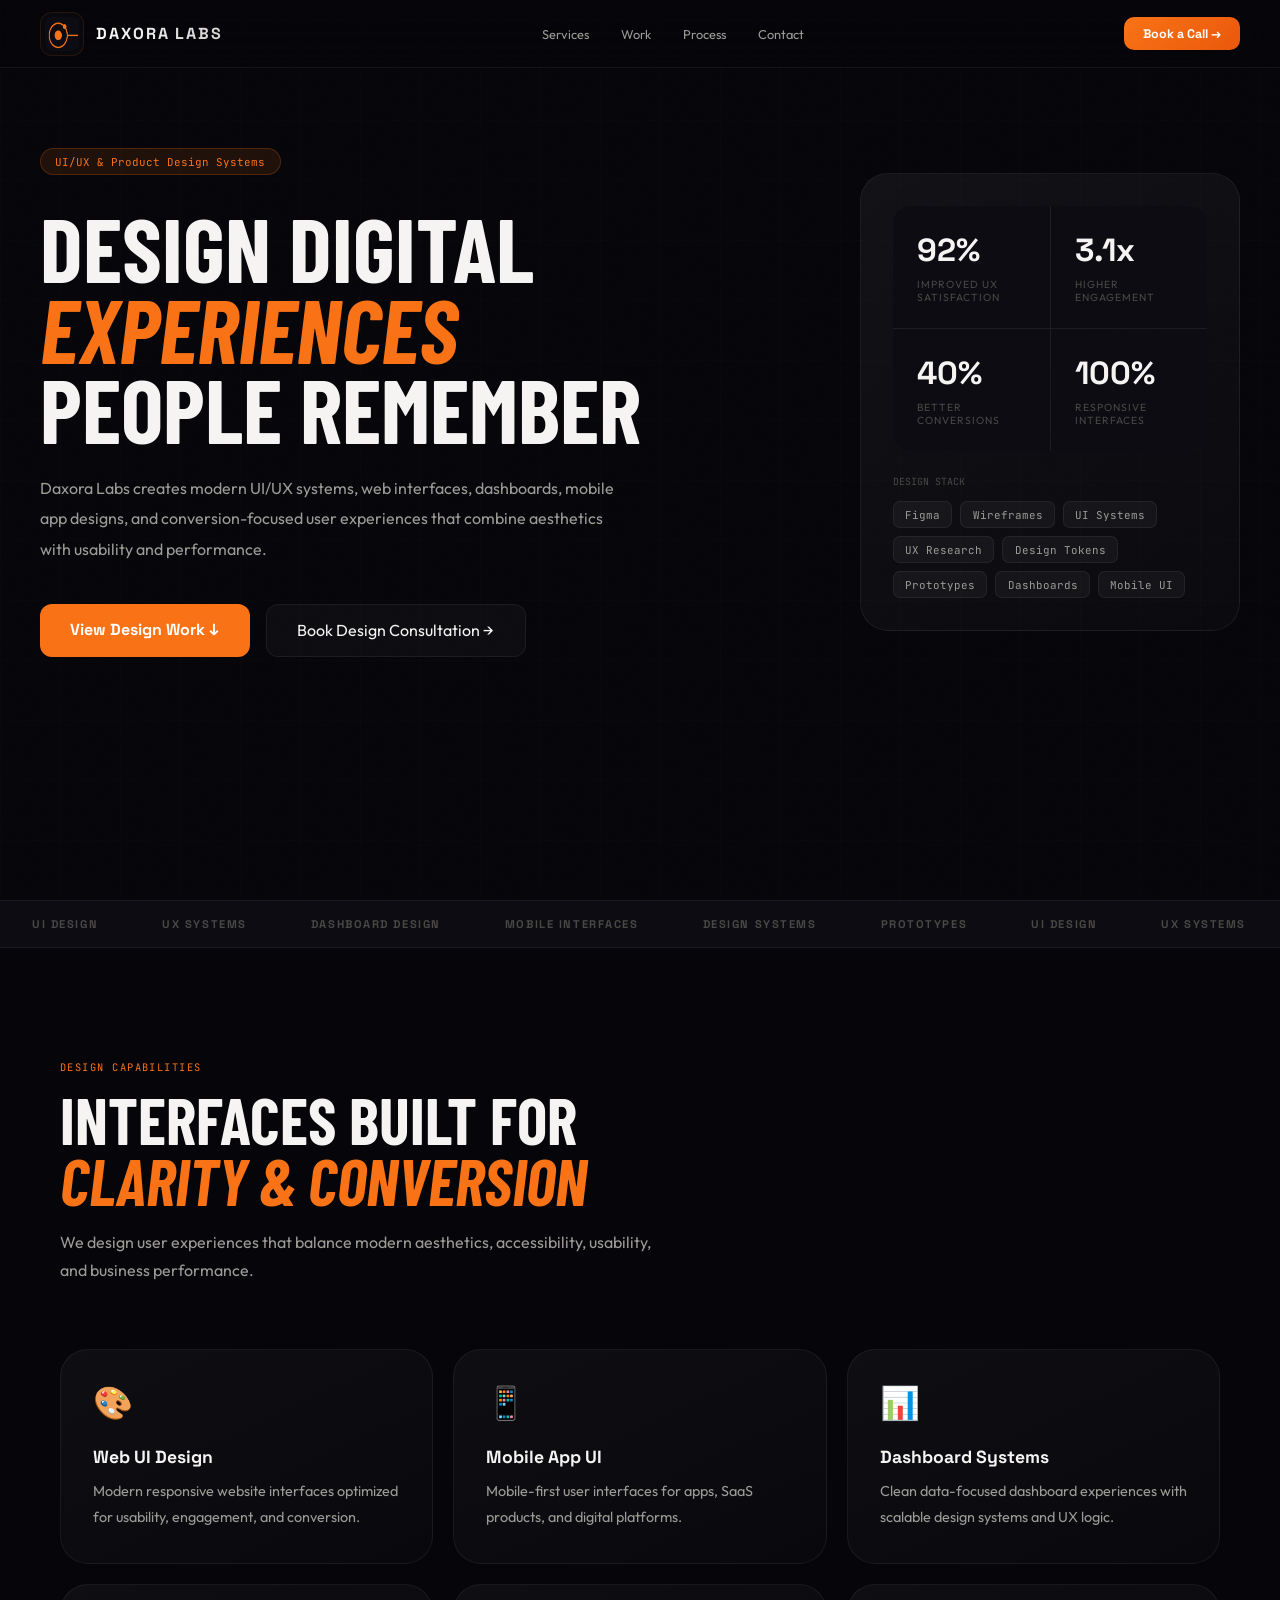
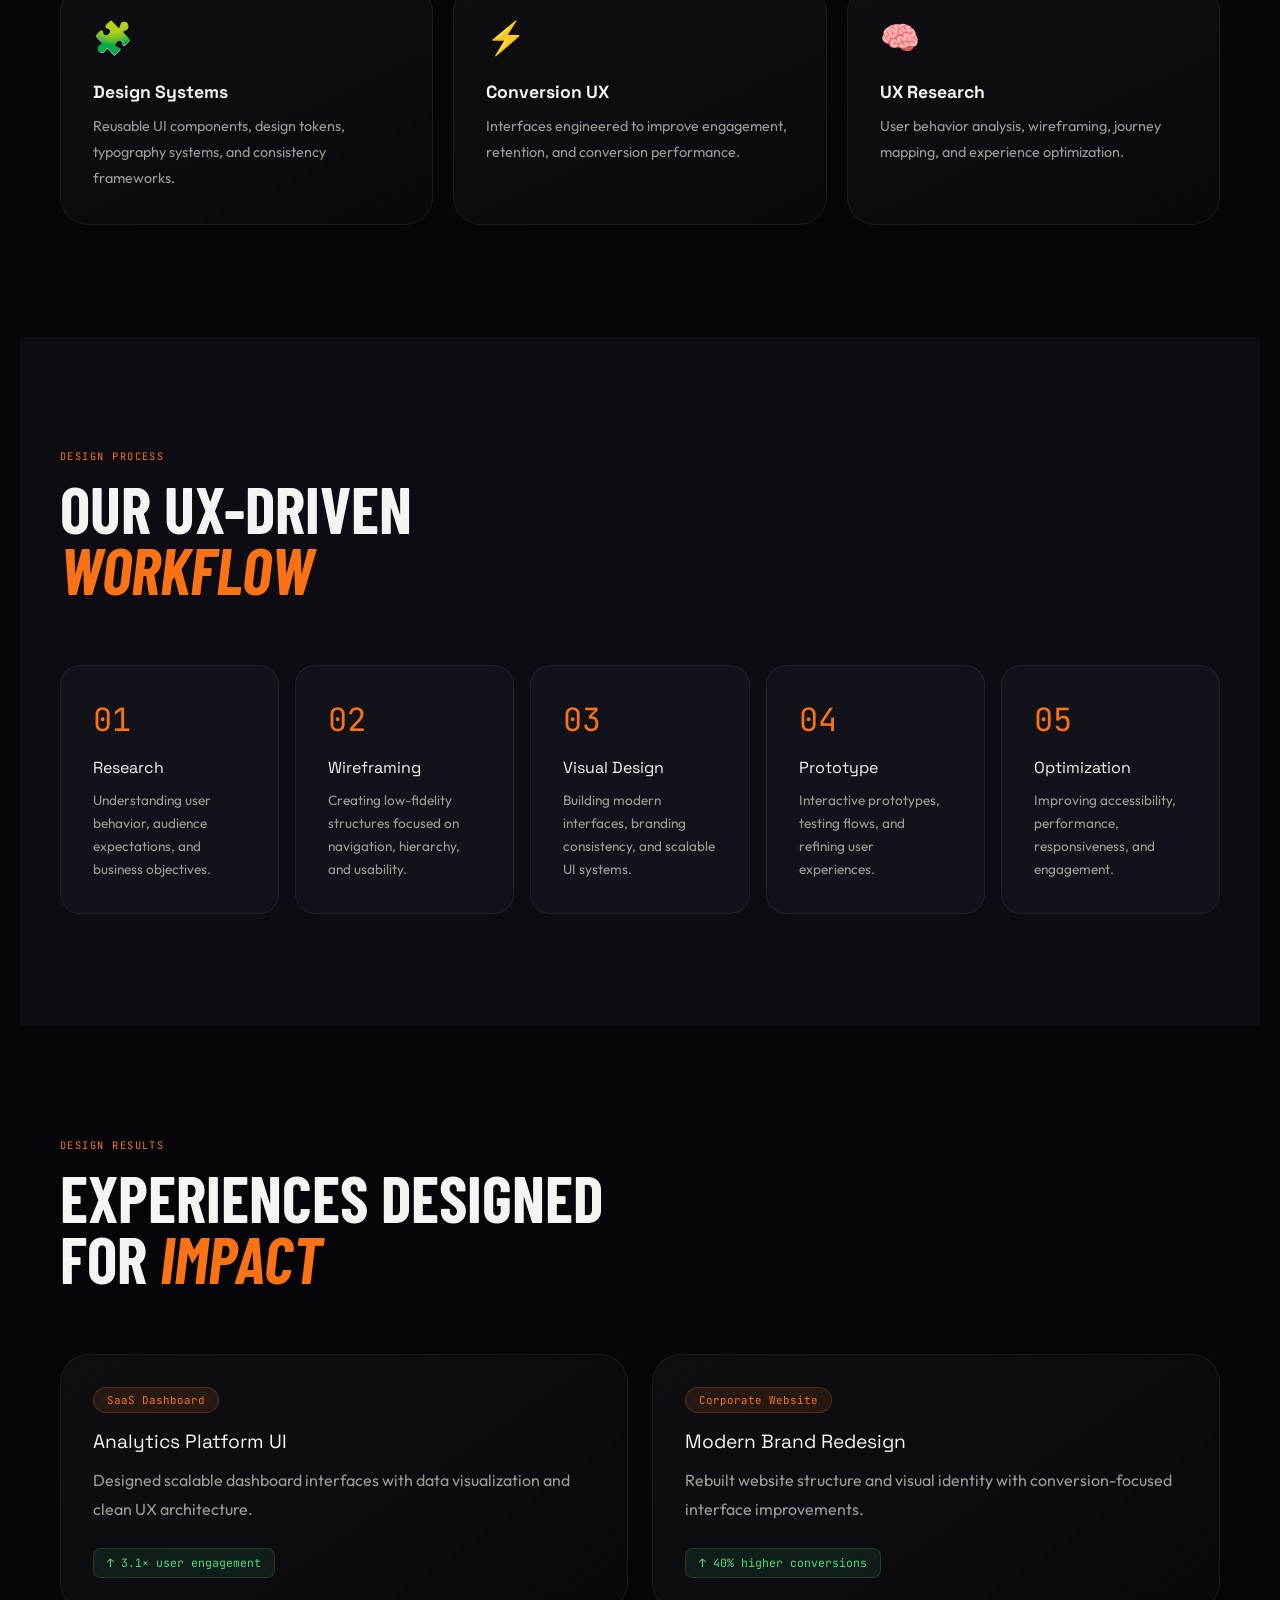
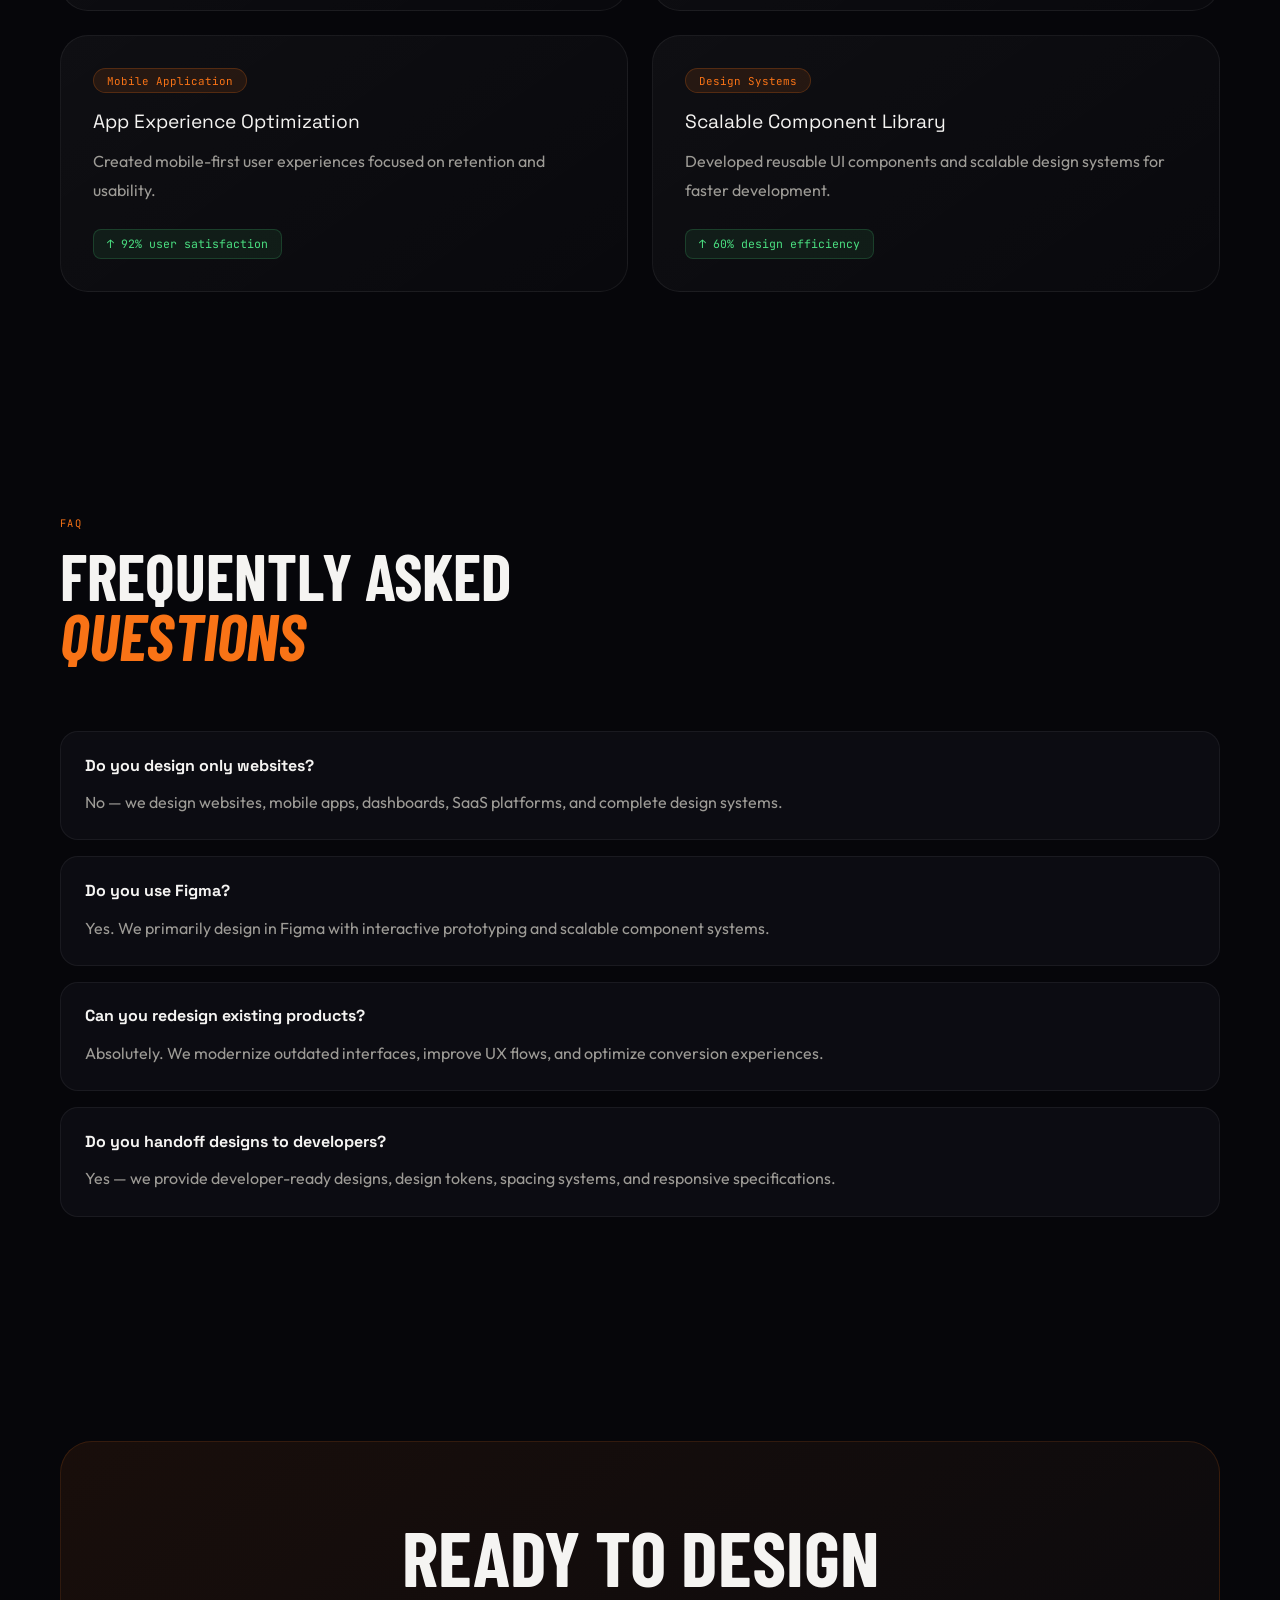
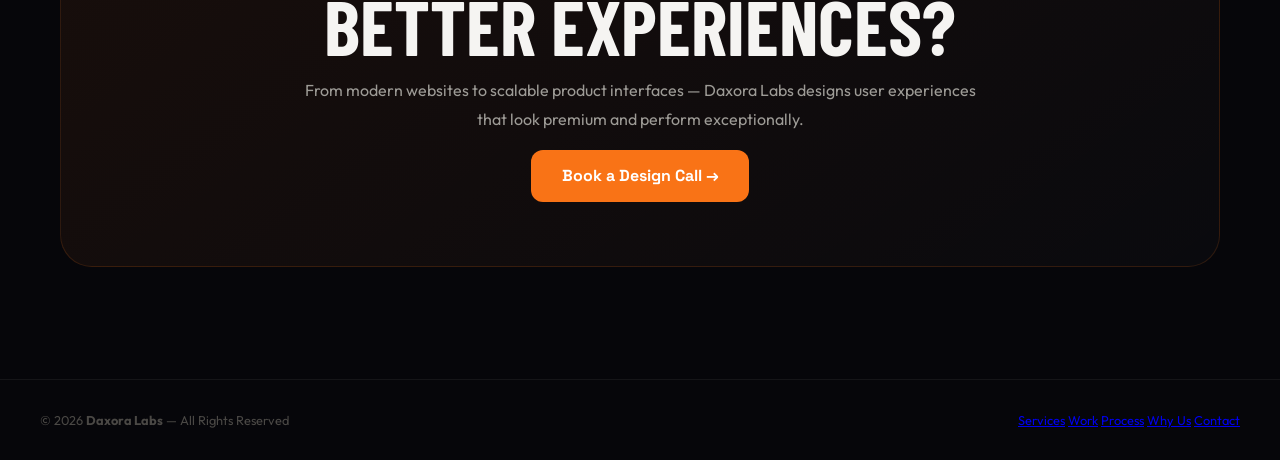
<file: service-uiux.html>
<!-- ========================= -->
<!-- SERVICE PAGE 04 -->
<!-- FILE: service-uiux.html -->
<!-- ========================= -->

<!DOCTYPE html>
<html lang="en">
<head>
<meta charset="UTF-8">
<meta name="viewport" content="width=device-width, initial-scale=1.0">

<title>UI/UX & Design Services | Daxora Labs</title>

<meta name="description"
content="Modern UI/UX design services by Daxora Labs including web design, mobile app interfaces, dashboards, design systems, wireframes, and conversion-focused user experiences.">

<link rel="preconnect" href="https://fonts.googleapis.com">

<link href="https://fonts.googleapis.com/css2?family=Barlow+Condensed:ital,wght@0,600;0,700;0,800;0,900;1,700;1,800&family=Space+Grotesk:wght@400;500;600;700&family=JetBrains+Mono:wght@300;400;500&family=Outfit:wght@300;400;500;600&display=swap" rel="stylesheet">

<style>

:root{
  --bg:#06060a;
  --bg2:#0c0c12;
  --bg3:#12121a;

  --accent:#f97316;
  --accent2:#fb923c;

  --accent-dim:rgba(249,115,22,0.1);
  --accent-border:rgba(249,115,22,0.22);

  --text:#f5f4f2;
  --text2:#9d9b96;
  --text3:#4a4845;

  --border:rgba(255,255,255,0.06);

  --nav-h:68px;

  --r2:20px;
  --r3:28px;
}

*{
  margin:0;
  padding:0;
  box-sizing:border-box;
}

html{
  scroll-behavior:smooth;
}

body{
  background:var(--bg);
  color:var(--text);
  font-family:'Outfit',sans-serif;
  overflow-x:hidden;
}

/* ========================= */
/* GRAIN */
/* ========================= */

.grain{
  position:fixed;
  inset:0;

  opacity:.018;

  pointer-events:none;

  z-index:1;

  background-image:url("data:image/svg+xml,%3Csvg xmlns='http://www.w3.org/2000/svg' width='256' height='256'%3E%3Cfilter id='n'%3E%3CfeTurbulence type='fractalNoise' baseFrequency='0.9' numOctaves='4' stitchTiles='stitch'/%3E%3C/filter%3E%3Crect width='256' height='256' filter='url(%23n)'/%3E%3C/svg%3E");
}

/* ========================= */
/* NAV */
/* ========================= */

nav{
  position:fixed;
  top:0;
  left:0;
  right:0;

  height:var(--nav-h);

  display:flex;
  align-items:center;
  justify-content:space-between;

  padding:0 2.5rem;

  background:rgba(6,6,10,.82);

  backdrop-filter:blur(24px);

  border-bottom:1px solid var(--border);

  z-index:999;
}

.logo{
  display:flex;
  align-items:center;
  gap:.75rem;

  text-decoration:none;
}

.logo img{
  width:44px;
  height:44px;

  padding:4px;

  border-radius:12px;

  background:rgba(255,255,255,.02);

  border:1px solid rgba(249,115,22,.12);
}

.logo span{
  font-family:'Space Grotesk',sans-serif;

  font-size:1rem;
  font-weight:800;

  letter-spacing:.12em;

  text-transform:uppercase;

  background:linear-gradient(90deg,#fafaf9,#d6d3d1);

  -webkit-background-clip:text;
  -webkit-text-fill-color:transparent;
}

.nav-links{
  display:flex;
  gap:.2rem;
}

.nav-links a{
  text-decoration:none;

  color:var(--text2);

  padding:.5rem .9rem;

  border-radius:10px;

  font-size:.8rem;

  transition:.2s;
}

.nav-links a:hover{
  color:var(--text);

  background:rgba(255,255,255,.04);
}

.btn-nav{
  background:linear-gradient(135deg,var(--accent),#ea580c);

  color:#fff;

  text-decoration:none;

  padding:.55rem 1.2rem;

  border-radius:10px;

  font-family:'Space Grotesk',sans-serif;
  font-size:.78rem;
  font-weight:700;
}

/* ========================= */
/* HERO */
/* ========================= */

.hero{
  min-height:100vh;

  position:relative;

  padding:
    calc(var(--nav-h) + 5rem)
    2.5rem
    5rem;
}

.hero-grid{
  position:absolute;
  inset:0;

  background-image:
    linear-gradient(rgba(255,255,255,.025) 1px,transparent 1px),
    linear-gradient(90deg,rgba(255,255,255,.025) 1px,transparent 1px);

  background-size:60px 60px;

  opacity:.35;
}

.hero-inner{
  position:relative;
  z-index:2;

  max-width:1240px;

  margin:auto;

  display:grid;
  grid-template-columns:1fr 380px;

  gap:4rem;
  align-items:center;
}

.hero-tag{
  display:inline-flex;
  align-items:center;
  gap:.5rem;

  padding:.35rem .9rem;

  border-radius:100px;

  background:var(--accent-dim);

  border:1px solid var(--accent-border);

  color:var(--accent);

  font-family:'JetBrains Mono',monospace;
  font-size:.68rem;

  margin-bottom:2rem;
}

.hero h1{
  font-family:'Barlow Condensed',sans-serif;

  font-size:clamp(4rem,7vw,7rem);

  line-height:.9;

  text-transform:uppercase;

  margin-bottom:1.5rem;
}

.hero h1 span{
  color:var(--accent);
  font-style:italic;
}

.hero-sub{
  color:var(--text2);

  line-height:1.9;

  max-width:580px;

  margin-bottom:2.5rem;
}

.hero-btns{
  display:flex;
  gap:1rem;
  flex-wrap:wrap;
}

.btn-primary{
  background:var(--accent);

  color:#fff;

  text-decoration:none;

  padding:.95rem 1.9rem;

  border-radius:12px;

  font-family:'Space Grotesk',sans-serif;
  font-weight:700;
}

.btn-outline{
  border:1px solid var(--border);

  color:var(--text);

  text-decoration:none;

  padding:.95rem 1.9rem;

  border-radius:12px;

  background:rgba(255,255,255,.03);
}

/* ========================= */
/* HERO PANEL */
/* ========================= */

.hero-panel{
  background:linear-gradient(
    145deg,
    rgba(255,255,255,.05),
    rgba(255,255,255,.02)
  );

  border:1px solid var(--border);

  border-radius:var(--r3);

  padding:2rem;
}

.stats-grid{
  display:grid;
  grid-template-columns:1fr 1fr;
  gap:1px;

  background:var(--border);

  border-radius:16px;

  overflow:hidden;

  margin-bottom:1.5rem;
}

.stat{
  background:var(--bg2);

  padding:1.5rem;
}

.stat-n{
  font-family:'Space Grotesk',sans-serif;

  font-size:2rem;
  font-weight:800;
}

.stat-l{
  margin-top:.5rem;

  font-size:.65rem;

  letter-spacing:.1em;

  color:var(--text3);

  text-transform:uppercase;
}

.stack-label{
  font-family:'JetBrains Mono',monospace;

  font-size:.62rem;

  color:var(--text3);

  margin-bottom:.8rem;
}

.chips{
  display:flex;
  flex-wrap:wrap;
  gap:.5rem;
}

.chip{
  padding:.35rem .7rem;

  border-radius:7px;

  border:1px solid var(--border);

  background:rgba(255,255,255,.04);

  color:var(--text2);

  font-size:.68rem;

  font-family:'JetBrains Mono',monospace;
}

/* ========================= */
/* MARQUEE */
/* ========================= */

.marquee-wrap{
  overflow:hidden;

  border-top:1px solid var(--border);
  border-bottom:1px solid var(--border);

  background:var(--bg2);

  padding:1rem 0;
}

.marquee-track{
  display:flex;

  width:max-content;

  animation:slide 26s linear infinite;
}

.marquee-track span{
  padding:0 2rem;

  color:var(--text3);

  font-family:'Space Grotesk',sans-serif;
  font-size:.7rem;
  font-weight:700;

  letter-spacing:.14em;

  text-transform:uppercase;
}

@keyframes slide{
  from{transform:translateX(0)}
  to{transform:translateX(-50%)}
}

/* ========================= */
/* WRAP */
/* ========================= */

.wrap{
  max-width:1240px;
  margin:auto;

  padding:7rem 2.5rem;
}

.sec-head{
  margin-bottom:4rem;
}

.eyebrow{
  font-family:'JetBrains Mono',monospace;

  font-size:.65rem;

  color:var(--accent);

  letter-spacing:.14em;

  text-transform:uppercase;

  margin-bottom:1rem;
}

.sh{
  font-family:'Barlow Condensed',sans-serif;

  font-size:clamp(2.5rem,5vw,4rem);

  line-height:.95;

  text-transform:uppercase;

  margin-bottom:1rem;
}

.sh em{
  color:var(--accent);
  font-style:italic;
}

.ss{
  max-width:600px;

  color:var(--text2);

  line-height:1.8;
}

/* ========================= */
/* GRID */
/* ========================= */

.design-grid{
  display:grid;
  grid-template-columns:repeat(3,1fr);

  gap:1.25rem;
}

.design-card{
  background:linear-gradient(
    155deg,
    rgba(255,255,255,.04),
    rgba(255,255,255,.015)
  );

  border:1px solid var(--border);

  border-radius:var(--r3);

  padding:2rem;

  transition:.3s;
}

.design-card:hover{
  transform:translateY(-8px);

  border-color:rgba(249,115,22,.24);
}

.design-icon{
  font-size:2rem;

  margin-bottom:1.5rem;
}

.design-title{
  font-family:'Space Grotesk',sans-serif;

  font-size:1.1rem;
  font-weight:700;

  margin-bottom:.7rem;
}

.design-desc{
  color:var(--text2);

  line-height:1.8;

  font-size:.9rem;
}

/* ========================= */
/* PROCESS */
/* ========================= */

.process{
  background:var(--bg2);
}

.process-grid{
  display:grid;
  grid-template-columns:repeat(5,1fr);

  gap:1rem;
}

.step{
  background:var(--bg3);

  border:1px solid var(--border);

  border-radius:var(--r2);

  padding:2rem;
}

.step-num{
  font-family:'JetBrains Mono',monospace;

  color:var(--accent);

  font-size:2rem;

  margin-bottom:1rem;
}

.step-title{
  font-family:'Space Grotesk',sans-serif;

  margin-bottom:.7rem;
}

.step-desc{
  color:var(--text2);

  line-height:1.7;

  font-size:.85rem;
}

/* ========================= */
/* CASE STUDIES */
/* ========================= */

.case-grid{
  display:grid;
  grid-template-columns:repeat(2,1fr);

  gap:1.5rem;
}

.case-card{
  background:linear-gradient(
    145deg,
    rgba(255,255,255,.04),
    rgba(255,255,255,.015)
  );

  border:1px solid var(--border);

  border-radius:var(--r3);

  padding:2rem;
}

.case-type{
  display:inline-flex;

  padding:.3rem .8rem;

  border-radius:100px;

  background:var(--accent-dim);

  border:1px solid var(--accent-border);

  color:var(--accent);

  font-size:.68rem;

  font-family:'JetBrains Mono',monospace;

  margin-bottom:1rem;
}

.case-title{
  font-family:'Space Grotesk',sans-serif;

  font-size:1.2rem;

  margin-bottom:.8rem;
}

.case-desc{
  color:var(--text2);

  line-height:1.8;

  margin-bottom:1.5rem;
}

.result{
  display:inline-flex;
  align-items:center;
  gap:.4rem;

  background:rgba(74,222,128,.08);

  border:1px solid rgba(74,222,128,.18);

  color:#4ade80;

  padding:.4rem .8rem;

  border-radius:8px;

  font-size:.72rem;

  font-family:'JetBrains Mono',monospace;
}

/* ========================= */
/* FAQ */
/* ========================= */

.faq-grid{
  display:flex;
  flex-direction:column;
  gap:1rem;
}

.faq{
  background:var(--bg2);

  border:1px solid var(--border);

  border-radius:18px;

  padding:1.4rem 1.5rem;
}

.faq-q{
  font-family:'Space Grotesk',sans-serif;

  font-weight:700;

  margin-bottom:.8rem;
}

.faq-a{
  color:var(--text2);

  line-height:1.8;
}

/* ========================= */
/* CTA */
/* ========================= */

.cta{
  text-align:center;

  background:linear-gradient(
    145deg,
    rgba(249,115,22,.08),
    rgba(255,255,255,.02)
  );

  border:1px solid rgba(249,115,22,.15);

  border-radius:32px;

  padding:5rem 2rem;
}

.cta h2{
  font-family:'Barlow Condensed',sans-serif;

  font-size:clamp(3rem,6vw,5rem);

  line-height:.9;

  text-transform:uppercase;

  margin-bottom:1rem;
}

.cta p{
  max-width:700px;

  margin:auto auto 2rem;

  color:var(--text2);

  line-height:1.8;
}

/* ========================= */
/* FOOTER */
/* ========================= */

footer{
  border-top:1px solid var(--border);

  padding:2rem 2.5rem;

  display:flex;
  justify-content:space-between;

  color:var(--text3);

  font-size:.8rem;
}

/* ========================= */
/* RESPONSIVE */
/* ========================= */

@media(max-width:1100px){

  .hero-inner{
    grid-template-columns:1fr;
  }

  .design-grid{
    grid-template-columns:repeat(2,1fr);
  }

  .process-grid{
    grid-template-columns:repeat(2,1fr);
  }
}

@media(max-width:768px){

  nav{
    padding:0 1.5rem;
  }

  .nav-links{
    display:none;
  }

  .hero{
    padding:
      calc(var(--nav-h) + 4rem)
      1.5rem
      4rem;
  }

  .wrap{
    padding:4.5rem 1.5rem;
  }

  .design-grid,
  .case-grid,
  .process-grid{
    grid-template-columns:1fr;
  }

footer{
  border-top:1px solid var(--border);padding:2rem 2.5rem;
  display:flex;align-items:center;justify-content:space-between;
  flex-wrap:wrap;gap:1rem;
}
.foot-copy{font-size:.75rem;color:var(--text3)}
.foot-copy strong{color:var(--text2);font-weight:600}
.foot-links{display:flex;gap:1.75rem}
.foot-links a{
  font-size:.75rem;font-weight:500;color:var(--text3);
  text-decoration:none;letter-spacing:.04em;transition:color .2s;
}
.foot-links a:hover{color:var(--accent)}
}

</style>
</head>

<body>

<div class="grain"></div>

<!-- NAV -->

<nav>

<a href="index.html" class="logo">
<img src="daxora.png" alt="Daxora Labs">
<span>Daxora Labs</span>
</a>

<div class="nav-links">
<a href="index.html#services">Services</a>
<a href="index.html#work">Work</a>
<a href="index.html#process">Process</a>
<a href="index.html#contact">Contact</a>
</div>

<a href="index.html#contact" class="btn-nav">
Book a Call →
</a>

</nav>

<!-- HERO -->

<section class="hero">

<div class="hero-grid"></div>

<div class="hero-inner">

<div>

<div class="hero-tag">
UI/UX & Product Design Systems
</div>

<h1>
Design digital<br>
<span>experiences</span><br>
people remember
</h1>

<p class="hero-sub">
Daxora Labs creates modern UI/UX systems,
web interfaces, dashboards, mobile app designs,
and conversion-focused user experiences
that combine aesthetics with usability and performance.
</p>

<div class="hero-btns">

<a href="#case-studies" class="btn-primary">
View Design Work ↓
</a>

<a href="index.html#contact" class="btn-outline">
Book Design Consultation →
</a>

</div>

</div>

<div class="hero-panel">

<div class="stats-grid">

<div class="stat">
<div class="stat-n">92%</div>
<div class="stat-l">Improved UX Satisfaction</div>
</div>

<div class="stat">
<div class="stat-n">3.1x</div>
<div class="stat-l">Higher Engagement</div>
</div>

<div class="stat">
<div class="stat-n">40%</div>
<div class="stat-l">Better Conversions</div>
</div>

<div class="stat">
<div class="stat-n">100%</div>
<div class="stat-l">Responsive Interfaces</div>
</div>

</div>

<div class="stack-label">
DESIGN STACK
</div>

<div class="chips">
<span class="chip">Figma</span>
<span class="chip">Wireframes</span>
<span class="chip">UI Systems</span>
<span class="chip">UX Research</span>
<span class="chip">Design Tokens</span>
<span class="chip">Prototypes</span>
<span class="chip">Dashboards</span>
<span class="chip">Mobile UI</span>
</div>

</div>

</div>

</section>

<!-- MARQUEE -->

<div class="marquee-wrap">

<div class="marquee-track">

<span>UI DESIGN</span>
<span>UX SYSTEMS</span>
<span>DASHBOARD DESIGN</span>
<span>MOBILE INTERFACES</span>
<span>DESIGN SYSTEMS</span>
<span>PROTOTYPES</span>

<span>UI DESIGN</span>
<span>UX SYSTEMS</span>
<span>DASHBOARD DESIGN</span>
<span>MOBILE INTERFACES</span>
<span>DESIGN SYSTEMS</span>
<span>PROTOTYPES</span>

</div>

</div>

<!-- SERVICES -->

<section class="wrap">

<div class="sec-head">

<div class="eyebrow">
Design Capabilities
</div>

<h2 class="sh">
Interfaces built for<br>
<em>clarity & conversion</em>
</h2>

<p class="ss">
We design user experiences that balance
modern aesthetics, accessibility,
usability, and business performance.
</p>

</div>

<div class="design-grid">

<div class="design-card">
<div class="design-icon">🎨</div>
<div class="design-title">Web UI Design</div>
<div class="design-desc">
Modern responsive website interfaces
optimized for usability, engagement, and conversion.
</div>
</div>

<div class="design-card">
<div class="design-icon">📱</div>
<div class="design-title">Mobile App UI</div>
<div class="design-desc">
Mobile-first user interfaces
for apps, SaaS products, and digital platforms.
</div>
</div>

<div class="design-card">
<div class="design-icon">📊</div>
<div class="design-title">Dashboard Systems</div>
<div class="design-desc">
Clean data-focused dashboard experiences
with scalable design systems and UX logic.
</div>
</div>

<div class="design-card">
<div class="design-icon">🧩</div>
<div class="design-title">Design Systems</div>
<div class="design-desc">
Reusable UI components,
design tokens, typography systems, and consistency frameworks.
</div>
</div>

<div class="design-card">
<div class="design-icon">⚡</div>
<div class="design-title">Conversion UX</div>
<div class="design-desc">
Interfaces engineered to improve
engagement, retention, and conversion performance.
</div>
</div>

<div class="design-card">
<div class="design-icon">🧠</div>
<div class="design-title">UX Research</div>
<div class="design-desc">
User behavior analysis,
wireframing, journey mapping, and experience optimization.
</div>
</div>

</div>

</section>

<!-- PROCESS -->

<section class="wrap process">

<div class="sec-head">

<div class="eyebrow">
Design Process
</div>

<h2 class="sh">
Our UX-driven<br>
<em>workflow</em>
</h2>

</div>

<div class="process-grid">

<div class="step">
<div class="step-num">01</div>
<div class="step-title">Research</div>
<div class="step-desc">
Understanding user behavior,
audience expectations, and business objectives.
</div>
</div>

<div class="step">
<div class="step-num">02</div>
<div class="step-title">Wireframing</div>
<div class="step-desc">
Creating low-fidelity structures
focused on navigation, hierarchy, and usability.
</div>
</div>

<div class="step">
<div class="step-num">03</div>
<div class="step-title">Visual Design</div>
<div class="step-desc">
Building modern interfaces,
branding consistency, and scalable UI systems.
</div>
</div>

<div class="step">
<div class="step-num">04</div>
<div class="step-title">Prototype</div>
<div class="step-desc">
Interactive prototypes,
testing flows, and refining user experiences.
</div>
</div>

<div class="step">
<div class="step-num">05</div>
<div class="step-title">Optimization</div>
<div class="step-desc">
Improving accessibility,
performance, responsiveness, and engagement.
</div>
</div>

</div>

</section>

<!-- CASE STUDIES -->

<section class="wrap" id="case-studies">

<div class="sec-head">

<div class="eyebrow">
Design Results
</div>

<h2 class="sh">
Experiences designed<br>
for <em>impact</em>
</h2>

</div>

<div class="case-grid">

<div class="case-card">

<div class="case-type">
SaaS Dashboard
</div>

<div class="case-title">
Analytics Platform UI
</div>

<div class="case-desc">
Designed scalable dashboard interfaces
with data visualization and clean UX architecture.
</div>

<div class="result">
↑ 3.1× user engagement
</div>

</div>

<div class="case-card">

<div class="case-type">
Corporate Website
</div>

<div class="case-title">
Modern Brand Redesign
</div>

<div class="case-desc">
Rebuilt website structure and visual identity
with conversion-focused interface improvements.
</div>

<div class="result">
↑ 40% higher conversions
</div>

</div>

<div class="case-card">

<div class="case-type">
Mobile Application
</div>

<div class="case-title">
App Experience Optimization
</div>

<div class="case-desc">
Created mobile-first user experiences
focused on retention and usability.
</div>

<div class="result">
↑ 92% user satisfaction
</div>

</div>

<div class="case-card">

<div class="case-type">
Design Systems
</div>

<div class="case-title">
Scalable Component Library
</div>

<div class="case-desc">
Developed reusable UI components
and scalable design systems for faster development.
</div>

<div class="result">
↑ 60% design efficiency
</div>

</div>

</div>

</section>

<!-- FAQ -->

<section class="wrap">

<div class="sec-head">

<div class="eyebrow">
FAQ
</div>

<h2 class="sh">
Frequently asked<br>
<em>questions</em>
</h2>

</div>

<div class="faq-grid">

<div class="faq">
<div class="faq-q">
Do you design only websites?
</div>
<div class="faq-a">
No — we design websites,
mobile apps, dashboards, SaaS platforms,
and complete design systems.
</div>
</div>

<div class="faq">
<div class="faq-q">
Do you use Figma?
</div>
<div class="faq-a">
Yes. We primarily design in Figma
with interactive prototyping and scalable component systems.
</div>
</div>

<div class="faq">
<div class="faq-q">
Can you redesign existing products?
</div>
<div class="faq-a">
Absolutely. We modernize outdated interfaces,
improve UX flows, and optimize conversion experiences.
</div>
</div>

<div class="faq">
<div class="faq-q">
Do you handoff designs to developers?
</div>
<div class="faq-a">
Yes — we provide developer-ready designs,
design tokens, spacing systems,
and responsive specifications.
</div>
</div>

</div>

</section>

<!-- CTA -->

<section class="wrap">

<div class="cta">

<h2>
Ready to design<br>
better experiences?
</h2>

<p>
From modern websites to scalable product interfaces —
Daxora Labs designs user experiences
that look premium and perform exceptionally.
</p>

<a href="index.html#contact" class="btn-primary">
Book a Design Call →
</a>

</div>

</section>

<!-- FOOTER -->

<footer>
  <span class="foot-copy">© 2026 <strong>Daxora Labs</strong> — All Rights Reserved</span>
  <div class="foot-links">
    <a href="index.html#services">Services</a>
    <a href="index.html#work">Work</a>
    <a href="index.html#process">Process</a>
    <a href="index.html#why">Why Us</a>
    <a href="index.html#contact">Contact</a>
  </div>
</footer>

</body>
</html>
</file>
<file: style.css>
*,*::before,*::after{margin:0;padding:0;box-sizing:border-box}

:root{
  --bg:#06060a;
  --bg2:#0c0c12;
  --bg3:#12121a;
  --bg4:#1a1a24;
  --glass:rgba(255,255,255,0.03);
  --glass2:rgba(255,255,255,0.055);
  --accent:#f97316;
  --accent2:#fb923c;
  --accent3:#fdba74;
  --accent-dim:rgba(249,115,22,0.1);
  --accent-glow:rgba(249,115,22,0.25);
  --accent-border:rgba(249,115,22,0.22);
  --text:#f5f4f2;
  --text2:#9d9b96;
  --text3:#4a4845;
  --border:rgba(255,255,255,0.06);
  --border2:rgba(255,255,255,0.03);
  --nav-h:68px;
  --r:14px;
  --r2:20px;
  --r3:28px;
}

html{scroll-behavior:smooth;font-size:16px}
body{
  font-family:'Outfit',system-ui,sans-serif;
  background:var(--bg);
  color:var(--text);
  overflow-x:hidden;
  -webkit-font-smoothing:antialiased;
}

/* ── CURSOR ── */
@media(pointer:fine){body{cursor:none}}
.cur,.cur-ring{pointer-events:none!important;position:fixed;z-index:9999;border-radius:50%;transform:translate(-50%,-50%)}
.cur{display:none;width:5px;height:5px;background:var(--accent);top:0;left:0;z-index:10000}
.cur-ring{display:none;width:28px;height:28px;border:1px solid rgba(249,115,22,0.45);top:0;left:0;transition:width .2s,height .2s,border-color .2s}
@media(pointer:fine){.cur,.cur-ring{display:block}}

/* ── GRAIN ── */
.grain{position:fixed;inset:0;pointer-events:none;z-index:1;opacity:0.018;
  background-image:url("data:image/svg+xml,%3Csvg xmlns='http://www.w3.org/2000/svg' width='256' height='256'%3E%3Cfilter id='n'%3E%3CfeTurbulence type='fractalNoise' baseFrequency='0.9' numOctaves='4' stitchTiles='stitch'/%3E%3C/filter%3E%3Crect width='256' height='256' filter='url(%23n)'/%3E%3C/svg%3E")}

/* ── NAV ── */
nav{
  position:fixed;
  top:0;
  left:0;
  right:0;
  z-index:500;

  height:var(--nav-h);

  display:flex;
  align-items:center;
  justify-content:space-between;

  padding:0 2.5rem;

  background:rgba(6,6,10,0.82);

  backdrop-filter:blur(24px) saturate(1.5);

  border-bottom:1px solid var(--border);

  transition:background .3s ease;
}

/* LOGO */
.logo{
  display:flex;
  align-items:center;
  gap:.75rem;

  text-decoration:none;

  font-family:'Space Grotesk',sans-serif;

  font-size:.92rem;
  font-weight:800;

  letter-spacing:.08em;
  text-transform:uppercase;

  color:var(--text);

  transition:opacity .2s ease;
}

.logo:hover{
  opacity:.9;
}

.logo img{
  width:44px;
  height:44px;

  object-fit:contain;

  display:block;

  padding:4px;

  border-radius:12px;

  background:rgba(255,255,255,0.02);

  border:1px solid rgba(249,115,22,.12);

  filter:
    drop-shadow(0 0 14px rgba(249,115,22,.30));
}

.logo span{
  font-size:1.08rem;

  font-weight:800;

  letter-spacing:.12em;

  text-transform:uppercase;

  line-height:1;

  background:linear-gradient(
    90deg,
    #fafaf9,
    #d6d3d1
  );

  -webkit-background-clip:text;
  -webkit-text-fill-color:transparent;
}
.logo{
  transition:
    transform .2s ease,
    opacity .2s ease;
}

.logo:hover{
  opacity:.95;
  transform:translateY(-1px);
}

/* NAV LINKS */
.nav-links{
  display:flex;
  align-items:center;
  gap:.15rem;
}

.nav-links a{
  font-size:.78rem;
  font-weight:500;

  color:var(--text2);

  text-decoration:none;

  padding:.45rem .9rem;

  border-radius:9px;

  letter-spacing:.02em;

  transition:
    color .2s ease,
    background .2s ease,
    transform .15s ease;
}

.nav-links a:hover{
  color:var(--text);

  background:rgba(255,255,255,.04);

  transform:translateY(-1px);
}

/* RIGHT */
.nav-right{
  display:flex;
  align-items:center;
  gap:.75rem;
}

/* AVAILABLE BADGE */
.avail-badge{
  display:flex;
  align-items:center;
  gap:.45rem;

  font-size:.68rem;
  font-weight:600;

  letter-spacing:.05em;

  color:#4ade80;

  background:rgba(74,222,128,0.08);

  border:1px solid rgba(74,222,128,0.18);

  padding:.3rem .8rem;

  border-radius:100px;

  backdrop-filter:blur(8px);
}

.avail-dot{
  width:5px;
  height:5px;

  border-radius:50%;

  background:#4ade80;

  animation:blink 2.2s ease-in-out infinite;
}

@keyframes blink{
  0%,100%{
    opacity:1;
  }

  50%{
    opacity:.25;
  }
}

/* CTA BUTTON */
.btn-nav{
  font-family:'Space Grotesk',sans-serif;

  font-size:.76rem;
  font-weight:700;

  letter-spacing:.04em;

  color:#fff;

  background:linear-gradient(
    135deg,
    var(--accent),
    #ea580c
  );

  padding:.48rem 1.2rem;

  border-radius:10px;

  text-decoration:none;

  transition:
    transform .18s ease,
    opacity .2s ease,
    box-shadow .25s ease;
    
  box-shadow:
    0 4px 20px rgba(249,115,22,.32);
}

.btn-nav:hover{
  transform:translateY(-2px);

  box-shadow:
    0 8px 28px rgba(249,115,22,.45);
}
.btn-nav:hover{opacity:.88;transform:translateY(-1px);box-shadow:0 6px 24px rgba(249,115,22,.45)}
.ham{display:none;flex-direction:column;gap:5px;cursor:pointer;background:none;border:none;padding:6px}
.ham span{display:block;width:20px;height:1.5px;background:var(--text);border-radius:2px;transition:all .3s}
.ham.open span:nth-child(1){transform:translateY(6.5px) rotate(45deg)}
.ham.open span:nth-child(2){opacity:0}
.ham.open span:nth-child(3){transform:translateY(-6.5px) rotate(-45deg)}
.mob-nav{
  display:none;position:fixed;top:var(--nav-h);left:0;right:0;
  background:rgba(6,6,10,.97);backdrop-filter:blur(24px);
  border-bottom:1px solid var(--border);
  padding:1.25rem 1.75rem 2rem;z-index:498;flex-direction:column;gap:.15rem;
}
.mob-nav.open{display:flex}
.mob-nav a{
  color:var(--text2);text-decoration:none;padding:.9rem 0;
  border-bottom:1px solid var(--border);font-size:.95rem;font-weight:500;
  transition:color .2s;
}
.mob-nav a:hover,.mob-nav a:last-child:hover{color:var(--accent)}
.mob-nav a.mob-cta{
  margin-top:1rem;border:none!important;background:var(--accent);color:#fff;
  border-radius:10px;padding:.9rem;text-align:center;font-weight:700;
  font-family:'Space Grotesk',sans-serif;letter-spacing:.03em;
}

/* ── HERO ── */
.hero{
  min-height:100vh;
  padding:calc(var(--nav-h) + 6rem) 2.5rem 5rem;
  display:flex;flex-direction:column;justify-content:center;
  position:relative;overflow:hidden;
}
.hero-orbs{position:absolute;inset:0;pointer-events:none;z-index:0}
.orb{position:absolute;border-radius:50%;filter:blur(100px)}
.orb1{width:700px;height:700px;background:radial-gradient(circle,rgba(249,115,22,0.07),transparent 65%);top:-200px;right:-150px}
.orb2{width:500px;height:500px;background:radial-gradient(circle,rgba(234,88,12,0.05),transparent 65%);bottom:-100px;left:5%}
.orb3{width:300px;height:300px;background:radial-gradient(circle,rgba(249,115,22,0.04),transparent 65%);top:40%;left:30%}

/* grid lines */
.hero-grid{
  position:absolute;inset:0;pointer-events:none;z-index:0;
  background-image:linear-gradient(rgba(255,255,255,.025) 1px,transparent 1px),linear-gradient(90deg,rgba(255,255,255,.025) 1px,transparent 1px);
  background-size:60px 60px;
  -webkit-mask-image:radial-gradient(ellipse 80% 60% at 50% 0%,black 30%,transparent 100%);
  mask-image:radial-gradient(ellipse 80% 60% at 50% 0%,black 30%,transparent 100%);
}

.hero-inner{
  position:relative;z-index:2;
  max-width:1240px;margin:0 auto;width:100%;
  display:grid;grid-template-columns:1fr 380px;gap:4.5rem;align-items:center;
}
.hero-tag{
  display:inline-flex;align-items:center;gap:.5rem;
  font-family:'JetBrains Mono',monospace;
  font-size:.68rem;font-weight:500;letter-spacing:.1em;text-transform:uppercase;
  color:var(--accent);border:1px solid var(--accent-border);
  background:var(--accent-dim);padding:.32rem .9rem;border-radius:100px;
  margin-bottom:2rem;
}
.hero-tag::before{content:'';width:6px;height:6px;border-radius:50%;background:var(--accent);animation:pulse-o 2.5s ease-in-out infinite}
@keyframes pulse-o{0%,100%{box-shadow:0 0 0 0 rgba(249,115,22,.5)}50%{box-shadow:0 0 0 6px rgba(249,115,22,0)}}

.hero h1{
  font-family:'Barlow Condensed',sans-serif;
  font-size:clamp(3.4rem,6.5vw,7rem);
  font-weight:900;line-height:.88;letter-spacing:-.02em;text-transform:uppercase;
  margin-bottom:1.75rem;
}
.hero h1 span{
  font-family:'Barlow Condensed',sans-serif;
  font-style:italic;font-weight:900;
  color:var(--accent);letter-spacing:-.02em;text-transform:uppercase;
}
.hero-sub{
  font-size:1.05rem;font-weight:300;line-height:1.8;
  color:var(--text2);max-width:500px;margin-bottom:2.75rem;
}
.hero-sub strong{color:rgba(245,244,242,.8);font-weight:500}
.hero-btns{display:flex;gap:.85rem;flex-wrap:wrap}
.btn-primary{
  display:inline-flex;align-items:center;gap:.5rem;
  padding:.85rem 1.85rem;
  background:var(--accent);color:#fff;
  font-family:'Space Grotesk',sans-serif;font-weight:700;font-size:.85rem;letter-spacing:.03em;
  border-radius:10px;text-decoration:none;border:none;cursor:pointer;
  transition:transform .18s,box-shadow .18s,opacity .18s;
  box-shadow:0 4px 22px rgba(249,115,22,.38);
}
.btn-primary:hover{transform:translateY(-2px);box-shadow:0 8px 32px rgba(249,115,22,.5);opacity:.93}
.btn-outline{
  display:inline-flex;align-items:center;gap:.5rem;
  padding:.85rem 1.85rem;
  background:var(--glass2);color:var(--text);
  font-family:'Space Grotesk',sans-serif;font-weight:600;font-size:.85rem;letter-spacing:.02em;
  border:1px solid var(--border);border-radius:10px;text-decoration:none;
  transition:border-color .2s,background .2s,transform .18s;
  backdrop-filter:blur(10px);
}
.btn-outline:hover{border-color:rgba(255,255,255,.18);background:rgba(255,255,255,.07);transform:translateY(-2px)}

/* hero panel */
.hero-panel{
  background:linear-gradient(145deg,rgba(255,255,255,.05),rgba(255,255,255,.02));
  border:1px solid var(--border);border-radius:var(--r3);
  padding:2rem;backdrop-filter:blur(20px);
  box-shadow:0 32px 80px rgba(0,0,0,.4),inset 0 1px 0 rgba(255,255,255,.08);
}
.stats-grid{display:grid;grid-template-columns:1fr 1fr;gap:1px;background:var(--border);border-radius:16px;overflow:hidden;margin-bottom:1.75rem}
.stat{background:var(--bg2);padding:1.4rem 1.25rem;position:relative;overflow:hidden;transition:background .2s}
.stat::after{content:'';position:absolute;inset:0;border-radius:var(--r3);pointer-events:none;background:linear-gradient(135deg,rgba(249,115,22,.04),transparent);opacity:0;transition:opacity .3s}
.stat:hover::after{opacity:1}
.stat-n{
  font-family:'Space Grotesk',sans-serif;
  font-size:2.1rem;font-weight:800;letter-spacing:-.05em;line-height:1;color:var(--text);
}
.stat-n sup{font-size:1.2rem;color:var(--accent);vertical-align:super}
.stat-l{font-size:.62rem;font-weight:600;letter-spacing:.1em;text-transform:uppercase;color:var(--text3);margin-top:.4rem}

.stack-label{font-family:'JetBrains Mono',monospace;font-size:.6rem;letter-spacing:.12em;text-transform:uppercase;color:var(--text3);margin-bottom:.7rem;font-weight:500}
.chips{display:flex;flex-wrap:wrap;gap:.4rem}
.chip{
  font-family:'JetBrains Mono',monospace;
  font-size:.63rem;font-weight:400;
  padding:.26rem .6rem;border-radius:6px;
  background:var(--glass2);border:1px solid var(--border);
  color:var(--text2);letter-spacing:.03em;
}

/* ── MARQUEE ── */
.marquee-wrap{
  overflow:hidden;border-top:1px solid var(--border);border-bottom:1px solid var(--border);
  padding:.85rem 0;background:var(--bg2);
}
.marquee-track{display:flex;gap:0;animation:slide 30s linear infinite;width:max-content}
.marquee-track span{
  font-family:'Space Grotesk',sans-serif;
  font-size:.68rem;font-weight:700;letter-spacing:.14em;
  text-transform:uppercase;color:var(--text3);white-space:nowrap;padding:0 2rem;
  display:flex;align-items:center;gap:2rem;
}
.marquee-track span::after{content:'◆';color:var(--accent);font-size:.45rem}
@keyframes slide{from{transform:translateX(0)}to{transform:translateX(-50%)}}

/* ── SECTION SHARED ── */
.wrap{padding:7rem 2.5rem;max-width:1240px;margin:0 auto}
.wrap-full{padding:7rem 2.5rem}
.wrap-full .inner{max-width:1240px;margin:0 auto}
.eyebrow{
  font-family:'JetBrains Mono',monospace;
  font-size:.62rem;font-weight:500;letter-spacing:.14em;
  text-transform:uppercase;color:var(--accent);
  display:flex;align-items:center;gap:.6rem;margin-bottom:.8rem;
}
.eyebrow::before{content:'';width:18px;height:1px;background:var(--accent)}
.sh{
  font-family:'Barlow Condensed',sans-serif;
  font-size:clamp(2.2rem,4vw,3.5rem);font-weight:800;
  letter-spacing:-.02em;line-height:.98;text-transform:uppercase;margin-bottom:.85rem;
}
.sh em{font-family:'Barlow Condensed',sans-serif;font-style:italic;font-weight:800;color:var(--accent)}
.ss{font-size:.92rem;font-weight:300;color:var(--text2);line-height:1.8;max-width:400px}
.sec-head{margin-bottom:3.75rem}

/* divider */
.div{height:1px;background:var(--border)}

/* ── SERVICES ── */
.svc-bg{background:var(--bg2)}
.svc-grid{display:grid;grid-template-columns:repeat(3,1fr);gap:1.25rem}

.svc-card{
  position:relative;
  background:linear-gradient(155deg,rgba(255,255,255,.04),rgba(255,255,255,.015));
  border:1px solid var(--border);border-radius:var(--r3);
  padding:2.25rem;backdrop-filter:blur(16px);isolation:isolate;
  transition:transform .38s cubic-bezier(.16,1,.3,1),border-color .35s,box-shadow .35s;
}
.svc-card::before{
  content:'';position:absolute;inset:0;border-radius:var(--r3);pointer-events:none;
  background:radial-gradient(circle at top right,rgba(249,115,22,.13),transparent 50%);
  opacity:0;transition:opacity .4s;
}
.svc-card:hover{transform:translateY(-10px);border-color:rgba(249,115,22,.3);box-shadow:0 24px 60px rgba(0,0,0,.5),0 0 0 1px rgba(249,115,22,.06)}
.svc-card:hover::before{opacity:1}

/* color tints per card */
.svc-card:nth-child(1){background:linear-gradient(155deg,rgba(249,115,22,.065),rgba(255,255,255,.015))}
.svc-card:nth-child(2){background:linear-gradient(155deg,rgba(59,130,246,.065),rgba(255,255,255,.015))}
.svc-card:nth-child(3){background:linear-gradient(155deg,rgba(168,85,247,.065),rgba(255,255,255,.015))}
.svc-card:nth-child(4){background:linear-gradient(155deg,rgba(16,185,129,.065),rgba(255,255,255,.015))}
.svc-card:nth-child(5){background:linear-gradient(155deg,rgba(236,72,153,.065),rgba(255,255,255,.015))}
.svc-card:nth-child(6){background:linear-gradient(155deg,rgba(234,179,8,.065),rgba(255,255,255,.015))}

.svc-num{
  font-family:'JetBrains Mono',monospace;
  font-size:.65rem;font-weight:500;letter-spacing:.1em;
  color:var(--accent);margin-bottom:1.5rem;display:block;
}
.svc-icon{
  width:58px;height:58px;border-radius:16px;
  background:linear-gradient(145deg,rgba(249,115,22,.18),rgba(249,115,22,.05));
  border:1px solid rgba(249,115,22,.18);
  display:flex;align-items:center;justify-content:center;
  font-size:1.6rem;margin-bottom:1.5rem;
  box-shadow:inset 0 1px 0 rgba(255,255,255,.06),0 8px 24px rgba(249,115,22,.1);
}
.svc-name{font-family:'Space Grotesk',sans-serif;font-size:1.1rem;font-weight:700;letter-spacing:-.025em;margin-bottom:.7rem}
.svc-desc{font-size:.85rem;line-height:1.8;color:var(--text2);margin-bottom:1.25rem}
.tags{display:flex;flex-wrap:wrap;gap:.45rem}
.tag{
  font-family:'JetBrains Mono',monospace;
  font-size:.62rem;font-weight:400;
  padding:.28rem .65rem;border-radius:6px;
  background:rgba(255,255,255,.05);border:1px solid var(--border);
  color:#c4c3c0;letter-spacing:.02em;
  transition:background .22s,border-color .22s,transform .22s;
}
.tag:hover{background:var(--accent-dim);border-color:var(--accent-border);transform:translateY(-2px);color:#fff}
details{margin-top:1.25rem;border-top:1px solid rgba(255,255,255,.05);padding-top:1rem;position:relative;z-index:2}
summary{
  list-style:none;cursor:pointer;position:relative;z-index:3;user-select:none;
  display:inline-flex;align-items:center;gap:.45rem;
  font-family:'Space Grotesk',sans-serif;font-size:.74rem;font-weight:700;letter-spacing:.02em;
  color:var(--accent);transition:opacity .2s;
}
summary:hover{opacity:.75}
summary::-webkit-details-marker{display:none}
summary::before{content:'▶';font-size:.55rem;transition:transform .2s}
details[open] summary::before{transform:rotate(90deg)}
details[open] summary{margin-bottom:.85rem}
.extra-tags{display:flex;flex-wrap:wrap;gap:.45rem}

/* ── WORK ── */
.work-bg{background:var(--bg)}
.proj-grid{display:grid;grid-template-columns:repeat(4,1fr);gap:1rem;margin-bottom:2.5rem}

.proj-card{
  position:relative;border-radius:var(--r2);overflow:hidden;
  border:1px solid var(--border);background:var(--bg2);
  transition:transform .32s cubic-bezier(.16,1,.3,1),border-color .3s,box-shadow .3s;
  display:flex;flex-direction:column;
}
.proj-card:hover{transform:translateY(-7px);border-color:rgba(249,115,22,.28);box-shadow:0 22px 50px rgba(0,0,0,.6)}
.proj-thumb{
  aspect-ratio:16/9;background:var(--bg3);
  display:flex;align-items:center;justify-content:center;
  position:relative;overflow:hidden;
}
.proj-thumb-bg{position:absolute;inset:0;background:linear-gradient(135deg,rgba(249,115,22,.1),rgba(234,88,12,.04))}
.proj-thumb-emoji{font-size:2.4rem;position:relative;z-index:1}
.proj-thumb-lock{
  position:absolute;inset:0;z-index:2;
  background:rgba(6,6,10,.85);backdrop-filter:blur(8px);
  display:flex;flex-direction:column;align-items:center;justify-content:center;gap:.4rem;
  opacity:0;transition:opacity .25s;
}
.proj-card:hover .proj-thumb-lock{opacity:1}
.proj-thumb-lock svg{width:26px;height:26px;color:var(--accent)}
.proj-thumb-lock span{font-family:'Space Grotesk',sans-serif;font-size:.62rem;font-weight:700;letter-spacing:.1em;text-transform:uppercase;color:var(--accent)}
.proj-body{padding:1.4rem;flex:1;display:flex;flex-direction:column}
.proj-meta{display:flex;align-items:center;justify-content:space-between;margin-bottom:.6rem}
.proj-type{
  font-family:'JetBrains Mono',monospace;
  font-size:.58rem;font-weight:500;letter-spacing:.08em;text-transform:uppercase;
  color:var(--accent);background:var(--accent-dim);border:1px solid var(--accent-border);
  padding:.18rem .55rem;border-radius:5px;
}
.proj-yr{font-family:'JetBrains Mono',monospace;font-size:.62rem;color:var(--text3)}
.proj-name{font-family:'Space Grotesk',sans-serif;font-size:.98rem;font-weight:700;letter-spacing:-.02em;margin-bottom:.4rem}
.proj-desc{font-size:.78rem;color:var(--text2);line-height:1.65;flex:1}
.proj-foot{
  display:flex;align-items:center;justify-content:space-between;
  margin-top:1rem;padding-top:.8rem;border-top:1px solid var(--border);
}
.conf-badge{
  display:inline-flex;align-items:center;gap:.3rem;
  font-family:'JetBrains Mono',monospace;
  font-size:.58rem;font-weight:500;letter-spacing:.06em;text-transform:uppercase;
  color:var(--text3);background:rgba(255,255,255,.04);border:1px solid var(--border);
  padding:.2rem .55rem;border-radius:5px;
}
.conf-badge svg{width:10px;height:10px}

/* project list */
.proj-list{border:1px solid var(--border);border-radius:var(--r2);overflow:hidden;background:var(--bg2)}
.prow{
  display:grid;grid-template-columns:3rem 1fr auto;
  align-items:center;gap:2rem;padding:1.75rem 1.75rem;
  border-bottom:1px solid var(--border);
  transition:background .2s;
}
.prow:last-child{border-bottom:none}
.prow:hover{background:var(--glass2)}
.prow-num{font-family:'JetBrains Mono',monospace;font-size:.65rem;color:var(--text3);letter-spacing:.05em}
.prow-name{font-family:'Space Grotesk',sans-serif;font-size:1.05rem;font-weight:700;letter-spacing:-.02em;margin-bottom:.3rem}
.prow-desc{font-size:.78rem;color:var(--text2);line-height:1.6;margin-bottom:.55rem}
.prow-right{display:flex;flex-direction:column;align-items:flex-end;gap:.4rem}
.prow-lock{
  width:32px;height:32px;border-radius:9px;
  background:rgba(255,255,255,.04);border:1px solid var(--border);
  display:flex;align-items:center;justify-content:center;color:var(--text3);
}
.prow-lock svg{width:12px;height:12px}
.prow-cat{font-family:'JetBrains Mono',monospace;font-size:.62rem;letter-spacing:.06em;text-transform:uppercase;color:var(--text3)}
.prow-yr{font-family:'JetBrains Mono',monospace;font-size:.65rem;color:rgba(249,115,22,.55)}
/* Projects horizontal scroll */
.proj-grid {
  display: flex !important;
  flex-wrap: nowrap !important;
  gap: 1.4rem;
  overflow-x: auto;
  scroll-snap-type: x mandatory;
  -webkit-overflow-scrolling: touch;
  padding-bottom: .5rem;
  scrollbar-width: none;
}
.proj-grid::-webkit-scrollbar { display: none; }

.proj-card {
  flex: 0 0 300px !important;
  scroll-snap-align: start;
}
/* ── PROCESS ── */
.proc-bg{background:var(--bg2)}
.proc-grid{display:grid;grid-template-columns:repeat(4,1fr);gap:1.25rem}
.proc-step{
  background:var(--bg3);border:1px solid var(--border);border-radius:var(--r2);
  padding:2.25rem 2rem;position:relative;overflow:hidden;
  transition:border-color .28s,transform .28s,box-shadow .28s;
}
.proc-step::before{
  content:'';position:absolute;inset:0;border-radius:var(--r3);pointer-events:none;
  background:linear-gradient(145deg,rgba(249,115,22,.04),transparent);
  opacity:0;transition:opacity .3s;
}
.proc-step:hover{border-color:rgba(249,115,22,.32);transform:translateY(-5px);box-shadow:0 16px 40px rgba(0,0,0,.45)}
.proc-step:hover::before{opacity:1}
.proc-top{display:flex;align-items:center;justify-content:space-between;margin-bottom:1.75rem}
.proc-n{
  font-family:'JetBrains Mono',monospace;
  font-size:2.8rem;font-weight:700;letter-spacing:-.05em;
  color:var(--accent);line-height:1;
  text-shadow:0 0 40px rgba(249,115,22,.4);
}
.proc-icon-wrap{
  width:38px;height:38px;border-radius:10px;
  background:var(--bg2);border:1px solid var(--border);
  display:flex;align-items:center;justify-content:center;font-size:.95rem;
}
.proc-title{font-family:'Space Grotesk',sans-serif;font-size:1rem;font-weight:700;letter-spacing:-.025em;margin-bottom:.65rem}
.proc-desc{font-size:.82rem;color:var(--text2);line-height:1.75}

/* ── TESTIMONIALS ── */
.test-grid{display:grid;grid-template-columns:repeat(3,1fr);gap:1.25rem}
.tc{
  background:linear-gradient(155deg,rgba(255,255,255,.04),rgba(255,255,255,.015));
  border:1px solid rgba(255,255,255,.09);border-radius:var(--r2);
  padding:2.25rem;display:flex;flex-direction:column;
  transition:border-color .28s,transform .28s,box-shadow .28s;
  backdrop-filter:blur(12px);
}
.tc:hover{border-color:rgba(249,115,22,.42);transform:translateY(-5px);box-shadow:0 18px 46px rgba(0,0,0,.5)}
.tc-top{display:flex;align-items:center;justify-content:space-between;margin-bottom:1.25rem}
.tc-stars{color:var(--accent);font-size:.8rem;letter-spacing:.1em}
.tc-qmark{font-family:'DM Serif Display',serif;font-size:2.8rem;line-height:1;color:var(--accent);opacity:.3}
.tc-text{
  font-size:.93rem;font-weight:300;line-height:1.85;color:#d6d3d1;
  flex:1;margin-bottom:1.75rem;
  border-left:2px solid rgba(249,115,22,.3);padding-left:1rem;
}
.tc-div{height:1px;background:rgba(255,255,255,.06);margin-bottom:1.25rem}
.tc-author{display:flex;align-items:center;gap:.9rem}
.tc-av{
  width:40px;height:40px;border-radius:50%;
  background:linear-gradient(135deg,var(--accent),#ea580c);
  display:flex;align-items:center;justify-content:center;
  font-family:'Space Grotesk',sans-serif;font-size:.72rem;font-weight:800;color:#fff;
  flex-shrink:0;box-shadow:0 0 0 2px rgba(249,115,22,.22);
}
.tc-name{font-family:'Space Grotesk',sans-serif;font-size:.88rem;font-weight:700}
.tc-role{font-size:.72rem;color:var(--text3);margin-top:.12rem}
/* Testimonial Carousel */
.test-carousel-wrap { position: relative; margin-top: 2.5rem; }

.test-scroll {
  display: flex;
  gap: 1.4rem;
  overflow-x: auto;
  scroll-snap-type: x mandatory;
  -webkit-overflow-scrolling: touch;
  padding-bottom: .5rem;
  scrollbar-width: none;
}
.test-scroll::-webkit-scrollbar { display: none; }

.tc {
  flex: 0 0 340px;
  scroll-snap-align: start;
}

.carousel-controls {
  display: flex;
  gap: .6rem;
  margin-top: 1.2rem;
  justify-content: flex-end;
}
.cc-btn {
  width: 42px;
  height: 42px;
  border-radius: 50%;
  border: 1px solid rgba(255,255,255,.1);
  background: rgba(255,255,255,.03);
  color: #f5f4f2;
  cursor: pointer;
  font-size: 1rem;
  display: flex;
  align-items: center;
  justify-content: center;
  transition: border-color .2s, background .2s;
}
.cc-btn:hover {
  border-color: var(--accent);
  background: rgba(249,115,22,.1);
}

.carousel-dots {
  display: flex;
  gap: .45rem;
  align-items: center;
  margin-top: 1rem;
  justify-content: center;
}
.carousel-dot {
  width: 6px;
  height: 6px;
  border-radius: 50%;
  background: rgba(255,255,255,.15);
  transition: all .3s;
  cursor: pointer;
  border: none;
  padding: 0;
}
.carousel-dot.active {
  background: var(--accent);
  width: 18px;
  border-radius: 3px;
}

/* ── CONTACT ── */
.contact-grid{display:grid;grid-template-columns:1fr 1.15fr;gap:6rem;align-items:start}
.contact-info{margin-top:2.25rem;border:1px solid var(--border);border-radius:var(--r2);overflow:hidden}
.ci{
  padding:1.1rem 1.5rem;border-bottom:1px solid var(--border);
  display:flex;align-items:center;justify-content:space-between;
  transition:background .2s;
}
.ci:last-child{border-bottom:none}
.ci:hover{background:var(--glass2)}
.ci-l{font-family:'JetBrains Mono',monospace;font-size:.6rem;font-weight:500;letter-spacing:.1em;text-transform:uppercase;color:var(--text3)}
.ci-v{font-size:.86rem;font-weight:500;color:var(--text2);text-decoration:none;transition:color .2s}
.ci-v:hover{color:var(--accent)}
.ci-v.green{color:#4ade80}

.contact-form{display:flex;flex-direction:column;gap:1.1rem}
.form-row{display:grid;grid-template-columns:1fr 1fr;gap:.9rem}
.fg{display:flex;flex-direction:column;gap:.45rem}
label{
  font-family:'JetBrains Mono',monospace;
  font-size:.62rem;font-weight:500;letter-spacing:.1em;text-transform:uppercase;color:var(--text2);
}
input,textarea,select{
  background:var(--bg2);border:1px solid var(--border);
  border-radius:10px;padding:.85rem 1.1rem;
  font-family:'Outfit',sans-serif;font-size:.88rem;font-weight:400;
  color:var(--text);outline:none;resize:none;width:100%;
  transition:border-color .2s,box-shadow .2s;
}
input:focus,textarea:focus,select:focus{
  border-color:rgba(249,115,22,.48);
  box-shadow:0 0 0 3px rgba(249,115,22,.07);
}
input::placeholder,textarea::placeholder{color:var(--text3)}
textarea{height:125px}
select{-webkit-appearance:none;cursor:pointer;color:var(--text2)}
option{background:var(--bg2)}
.btn-send{
  align-self:flex-start;
  display:inline-flex;align-items:center;gap:.55rem;
  padding:.9rem 2.1rem;background:var(--accent);color:#fff;
  font-family:'Space Grotesk',sans-serif;font-weight:700;font-size:.88rem;letter-spacing:.03em;
  border:none;border-radius:10px;cursor:pointer;
  transition:opacity .2s,transform .15s,box-shadow .2s;
  box-shadow:0 4px 22px rgba(249,115,22,.38);
}
.btn-send:hover{opacity:.9;transform:translateY(-2px);box-shadow:0 8px 30px rgba(249,115,22,.5)}
/* ============================================================
   DAXORA CORE PILLARS — append to the bottom of style.css
   ============================================================ */

/* ---------- Section wrapper ---------- */
.pillars-section {
  position: relative;
  padding: 6rem 0 7rem;
  overflow: hidden;
  background: #06060a;
}

/* Subtle dot-grid background */
.pillars-bg-grid {
  position: absolute;
  inset: 0;
  background-image:
    radial-gradient(circle, rgba(249,115,22,.08) 1px, transparent 1px);
  background-size: 36px 36px;
  pointer-events: none;
  z-index: 0;
}

/* Ambient orbs */
.pillars-orb {
  position: absolute;
  border-radius: 50%;
  filter: blur(90px);
  pointer-events: none;
  z-index: 0;
}
.pillars-orb1 {
  width: 420px; height: 420px;
  background: radial-gradient(circle, rgba(249,115,22,.13), transparent 70%);
  top: -80px; left: -120px;
  animation: pillar-orb-float 8s ease-in-out infinite alternate;
}
.pillars-orb2 {
  width: 300px; height: 300px;
  background: radial-gradient(circle, rgba(249,115,22,.09), transparent 70%);
  bottom: -60px; right: -60px;
  animation: pillar-orb-float 11s ease-in-out infinite alternate-reverse;
}
@keyframes pillar-orb-float {
  from { transform: translate(0, 0) scale(1); }
  to   { transform: translate(30px, 20px) scale(1.07); }
}

/* Keep inner content above backgrounds */
.pillars-section .inner,
.pillars-section .sec-head {
  position: relative;
  z-index: 1;
}

/* ---------- Giant word display ---------- */
.pillars-word {
  display: flex;
  justify-content: center;
  gap: clamp(.5rem, 2vw, 1.6rem);
  margin: 2.8rem 0 3.4rem;
  position: relative;
  z-index: 1;
}
.pw-letter {
  font-family: 'Barlow Condensed', sans-serif;
  font-size: clamp(3.5rem, 8vw, 7.5rem);
  font-weight: 900;
  line-height: 1;
  color: transparent;
  -webkit-text-stroke: 2px rgba(249,115,22,.25);
  letter-spacing: .04em;
  transition: color .25s ease, -webkit-text-stroke-color .25s ease,
              text-shadow .25s ease, transform .25s ease;
  cursor: default;
  user-select: none;
}
.pw-letter.active,
.pw-letter:hover {
  color: var(--accent, #f97316);
  -webkit-text-stroke-color: var(--accent, #f97316);
  text-shadow: 0 0 40px rgba(249,115,22,.55), 0 0 80px rgba(249,115,22,.25);
  transform: translateY(-6px) scale(1.08);
}

/* ---------- Cards grid ---------- */
.pillars-grid {
  display: grid;
  grid-template-columns: repeat(6, 1fr);
  gap: 1rem;
  position: relative;
  z-index: 1;
}

@media (max-width: 1100px) {
  .pillars-grid { grid-template-columns: repeat(3, 1fr); }
}
@media (max-width: 700px) {
  .pillars-grid { grid-template-columns: repeat(2, 1fr); }
}
@media (max-width: 440px) {
  .pillars-grid { grid-template-columns: 1fr; }
}

/* ---------- Individual pillar card ---------- */
.pillar-card {
  position: relative;
  background: rgba(255,255,255,.03);
  border: 1px solid rgba(255,255,255,.07);
  border-radius: 16px;
  padding: 1.5rem 1.2rem 1.4rem;
  overflow: hidden;
  cursor: default;
  transition: transform .3s ease, border-color .3s ease, background .3s ease;
}
.pillar-card::before {
  content: '';
  position: absolute;
  inset: 0;
  background: linear-gradient(135deg, rgba(249,115,22,.06) 0%, transparent 60%);
  opacity: 0;
  transition: opacity .35s ease;
  border-radius: inherit;
}
.pillar-card:hover {
  transform: translateY(-6px);
  border-color: rgba(249,115,22,.35);
  background: rgba(249,115,22,.04);
}
.pillar-card:hover::before { opacity: 1; }

/* Glow blob on hover */
.pc-glow {
  position: absolute;
  width: 120px; height: 120px;
  background: radial-gradient(circle, rgba(249,115,22,.35), transparent 70%);
  border-radius: 50%;
  top: -30px; right: -30px;
  filter: blur(30px);
  opacity: 0;
  transition: opacity .4s ease;
  pointer-events: none;
}
.pillar-card:hover .pc-glow { opacity: 1; }

/* Bottom accent line */
.pc-border-line {
  position: absolute;
  bottom: 0; left: 0; right: 0;
  height: 2px;
  background: linear-gradient(90deg, transparent, var(--accent, #f97316), transparent);
  transform: scaleX(0);
  transform-origin: center;
  transition: transform .4s ease;
}
.pillar-card:hover .pc-border-line { transform: scaleX(1); }

/* Big letter badge */
.pc-letter-badge {
  font-family: 'Barlow Condensed', sans-serif;
  font-size: 3rem;
  font-weight: 900;
  line-height: 1;
  color: transparent;
  -webkit-text-stroke: 1.5px rgba(249,115,22,.2);
  margin-bottom: .6rem;
  transition: color .25s, -webkit-text-stroke-color .25s, text-shadow .25s;
}
.pillar-card:hover .pc-letter-badge {
  color: var(--accent, #f97316);
  -webkit-text-stroke-color: var(--accent, #f97316);
  text-shadow: 0 0 24px rgba(249,115,22,.4);
}

/* Card content */
.pc-service {
  font-family: 'JetBrains Mono', monospace;
  font-size: .6rem;
  font-weight: 500;
  letter-spacing: .12em;
  color: var(--accent, #f97316);
  text-transform: uppercase;
  margin-bottom: .45rem;
}
.pc-title {
  font-family: 'Barlow Condensed', sans-serif;
  font-size: 1.25rem;
  font-weight: 800;
  letter-spacing: .02em;
  text-transform: uppercase;
  color: #f5f4f2;
  margin-bottom: .65rem;
  line-height: 1.1;
}
.pc-highlight {
  color: var(--accent, #f97316);
}
.pc-desc {
  font-family: 'Outfit', sans-serif;
  font-size: .75rem;
  line-height: 1.6;
  color: rgba(245,244,242,.55);
  margin-bottom: .9rem;
}
.pc-tags {
  display: flex;
  flex-wrap: wrap;
  gap: .35rem;
}

/* Flash pulse when a letter is clicked */
@keyframes pc-flash-pulse {
  0%   { box-shadow: 0 0 0 0 rgba(249,115,22,.6); }
  60%  { box-shadow: 0 0 0 14px rgba(249,115,22,0); }
  100% { box-shadow: 0 0 0 0 rgba(249,115,22,0); }
}
.pc-flash {
  animation: pc-flash-pulse .7s ease forwards;
}

/* Staggered reveal delays for cards */
.pillar-card:nth-child(1) { transition-delay: .05s; }
.pillar-card:nth-child(2) { transition-delay: .12s; }
.pillar-card:nth-child(3) { transition-delay: .19s; }
.pillar-card:nth-child(4) { transition-delay: .26s; }
.pillar-card:nth-child(5) { transition-delay: .33s; }
.pillar-card:nth-child(6) { transition-delay: .40s; }

/* Ensure cards participate in scroll-reveal (.in class added by existing observer) */
.pillar-card.reveal {
  opacity: 0;
  transform: translateY(28px);
  transition: opacity .55s ease, transform .55s ease, border-color .3s ease, background .3s ease;
}
.pillar-card.reveal.in {
  opacity: 1;
  transform: translateY(0);
}
/* Override hover transform when visible */
.pillar-card.reveal.in:hover {
  transform: translateY(-6px);
}


/* ── FOOTER ── */
footer{
  border-top:1px solid var(--border);padding:2rem 2.5rem;
  display:flex;align-items:center;justify-content:space-between;
  flex-wrap:wrap;gap:1rem;
}
.foot-copy{font-size:.75rem;color:var(--text3)}
.foot-copy strong{color:var(--text2);font-weight:600}
.foot-links{display:flex;gap:1.75rem}
.foot-links a{
  font-size:.75rem;font-weight:500;color:var(--text3);
  text-decoration:none;letter-spacing:.04em;transition:color .2s;
}
.foot-links a:hover{color:var(--accent)}

/* ── REVEAL ── */
.reveal{opacity:0;transform:translateY(28px);transition:opacity .65s ease,transform .65s ease}
.reveal.in{opacity:1;transform:translateY(0)}

/* ── RESPONSIVE ── */
@media(max-width:1100px){
  .hero-inner{grid-template-columns:1fr;}.hero-panel{display:none}
  .svc-grid{grid-template-columns:repeat(2,1fr)}
  .proj-grid{grid-template-columns:repeat(2,1fr)}
  .proc-grid{grid-template-columns:repeat(2,1fr)}
  .test-grid{grid-template-columns:repeat(2,1fr)}
  .contact-grid{grid-template-columns:1fr;gap:2.5rem}
}
@media(max-width:768px){
  nav{padding:0 1.5rem}
  .nav-links,.avail-badge,.btn-nav{display:none}
  .ham{display:flex}
  .wrap,.wrap-full{padding:4.5rem 1.5rem}
  .wrap-full .inner{padding:0}
  .hero{padding:calc(var(--nav-h) + 3.5rem) 1.5rem 3.5rem}
  .svc-grid,.proj-grid,.proc-grid,.test-grid{grid-template-columns:1fr}
  .form-row{grid-template-columns:1fr}
  .prow{grid-template-columns:2.5rem 1fr}.prow-right{display:none}
  footer{flex-direction:column;align-items:flex-start;padding:1.5rem 1.5rem}
}
@media(max-width:480px){
  .hero-btns{flex-direction:column}
  .btn-primary,.btn-outline{justify-content:center;text-align:center}
}

/* ── WHY CHOOSE US ── */
.why-bg{background:var(--bg2)}

.why-top-grid{
  display:grid;grid-template-columns:1fr 1fr;gap:5rem;align-items:center;margin-bottom:5rem;
}
.why-left{}
.why-big-stat{
  display:flex;flex-direction:column;gap:2rem;margin-top:2.5rem;
}
.wbs-item{
  display:flex;align-items:flex-start;gap:1.25rem;
  padding:1.5rem;border-radius:var(--r2);
  background:linear-gradient(145deg,rgba(249,115,22,.06),rgba(255,255,255,.02));
  border:1px solid rgba(249,115,22,.14);
  transition:transform .3s,border-color .3s;
}
.wbs-item:hover{transform:translateX(6px);border-color:rgba(249,115,22,.3)}
.wbs-icon{
  width:44px;height:44px;flex-shrink:0;border-radius:12px;
  background:linear-gradient(135deg,rgba(249,115,22,.2),rgba(249,115,22,.06));
  border:1px solid rgba(249,115,22,.2);
  display:flex;align-items:center;justify-content:center;font-size:1.2rem;
}
.wbs-text{}
.wbs-title{font-family:'Space Grotesk',sans-serif;font-size:.95rem;font-weight:700;letter-spacing:-.01em;margin-bottom:.3rem}
.wbs-desc{font-size:.82rem;color:var(--text2);line-height:1.75}

.why-right{
  position:relative;
}
.why-numbers-grid{display:grid;grid-template-columns:1fr 1fr;gap:1px;background:var(--border);border-radius:var(--r3);overflow:hidden;margin-bottom:1px}
.wn{
  background:var(--bg3);padding:2.25rem 2rem;
  position:relative;overflow:hidden;
  transition:background .25s;
}
.wn::after{
  content:'';position:absolute;inset:0;
  background:linear-gradient(135deg,rgba(249,115,22,.05),transparent);
  opacity:0;transition:opacity .3s;
}
.wn:hover::after{opacity:1}
.wn-num{
  font-family:'Barlow Condensed',sans-serif;
  font-size:3.2rem;font-weight:900;letter-spacing:-.03em;line-height:1;
  color:var(--accent);margin-bottom:.4rem;
  text-shadow:0 0 40px rgba(249,115,22,.3);
}
.wn-label{font-family:'Space Grotesk',sans-serif;font-size:.75rem;font-weight:600;color:var(--text3);letter-spacing:.04em;text-transform:uppercase}
.wn-sub{font-size:.78rem;color:var(--text2);margin-top:.35rem;line-height:1.5}

/* ── PATENTS ── */
.patents{
  padding:7rem 2.5rem;
  max-width:1240px;
  margin:0 auto;
}

.patent-grid{
  display:grid;
  grid-template-columns:repeat(2,1fr);
  gap:1.5rem;
}

.patent-card{
  position:relative;
  overflow:hidden;

  background:linear-gradient(
    155deg,
    rgba(255,255,255,.04),
    rgba(255,255,255,.015)
  );

  border:1px solid var(--border);

  border-radius:var(--r3);

  padding:2.4rem;

  transition:
    transform .35s cubic-bezier(.16,1,.3,1),
    border-color .35s,
    box-shadow .35s;
}

.patent-card::before{
  content:'';
  position:absolute;
  inset:0;

  background:radial-gradient(
    circle at top right,
    rgba(249,115,22,.12),
    transparent 55%
  );

  opacity:0;

  transition:opacity .35s;
}

.patent-card:hover{
  transform:translateY(-8px);

  border-color:rgba(249,115,22,.28);

  box-shadow:
    0 24px 60px rgba(0,0,0,.45);
}

.patent-card:hover::before{
  opacity:1;
}

.patent-status{
  display:inline-flex;
  align-items:center;
  gap:.45rem;

  font-family:'JetBrains Mono',monospace;

  font-size:.62rem;
  font-weight:600;

  letter-spacing:.08em;
  text-transform:uppercase;

  color:var(--accent);

  padding:.38rem .85rem;

  border-radius:100px;

  background:rgba(249,115,22,.08);

  border:1px solid rgba(249,115,22,.18);

  margin-bottom:1.4rem;
}

.patent-status::before{
  content:'';
  width:6px;
  height:6px;

  border-radius:50%;

  background:var(--accent);

  box-shadow:0 0 10px rgba(249,115,22,.6);
}

.patent-card h3{
  font-family:'Space Grotesk',sans-serif;

  font-size:1.2rem;
  font-weight:700;

  letter-spacing:-.02em;

  margin-bottom:.85rem;
}

.patent-card p{
  font-size:.88rem;

  line-height:1.8;

  color:var(--text2);

  margin-bottom:1.4rem;
}

/* responsive */
@media(max-width:768px){
  .patents{
    padding:4.5rem 1.5rem;
  }

  .patent-grid{
    grid-template-columns:1fr;
  }
}
/* bottom features grid */
.why-feats{display:grid;grid-template-columns:repeat(4,1fr);gap:1px;background:var(--border);border-radius:var(--r2);overflow:hidden;margin-top:0}
.wf{
  background:var(--bg3);padding:2rem 1.75rem;
  position:relative;overflow:hidden;
  transition:background .25s,transform .25s;
}
.wf:hover{background:var(--bg4);transform:translateY(-3px)}
.wf-accent-line{
  width:32px;height:2px;border-radius:2px;
  background:var(--accent);margin-bottom:1.25rem;
  transition:width .3s;
}
.wf:hover .wf-accent-line{width:48px}
.wf-icon{font-size:1.5rem;margin-bottom:1rem}
.wf-title{font-family:'Space Grotesk',sans-serif;font-size:.95rem;font-weight:700;letter-spacing:-.01em;margin-bottom:.5rem}
.wf-desc{font-size:.78rem;color:var(--text2);line-height:1.75}

/* compare strip */
.why-compare{
  margin-top:3rem;
  border:1px solid var(--border);border-radius:var(--r2);overflow:hidden;
}
.wc-head{
  display:grid;grid-template-columns:1fr 1fr 1fr;
  background:var(--bg3);border-bottom:1px solid var(--border);
}
.wc-col{padding:1rem 1.5rem;font-family:'Space Grotesk',sans-serif;font-size:.72rem;font-weight:700;letter-spacing:.1em;text-transform:uppercase;color:var(--text3)}
.wc-col.highlight{color:var(--accent);background:rgba(249,115,22,.06)}
.wc-row{display:grid;grid-template-columns:1fr 1fr 1fr;border-bottom:1px solid var(--border)}
.wc-row:last-child{border-bottom:none}
.wc-cell{padding:1rem 1.5rem;font-size:.84rem;color:var(--text2);display:flex;align-items:center;gap:.5rem}
.wc-cell.highlight{background:rgba(249,115,22,.04);color:var(--text);font-weight:500}
.wc-cell .yes{color:#4ade80;font-size:.9rem}
.wc-cell .no{color:#ef4444;font-size:.9rem}
.wc-cell .maybe{color:#f59e0b;font-size:.9rem}

@media(max-width:1100px){
  .why-top-grid{grid-template-columns:1fr;gap:3rem}
  .why-feats{grid-template-columns:repeat(2,1fr)}
  .wc-head,.wc-row{grid-template-columns:1fr 1fr 1fr}
}
@media(max-width:768px){
  .why-feats{grid-template-columns:1fr 1fr}
  .why-numbers-grid{grid-template-columns:1fr 1fr}
  .wc-head,.wc-row{grid-template-columns:1fr}
  .wc-col:not(.highlight),.wc-cell:not(.highlight){display:none}
  .wc-col.highlight,.wc-cell.highlight{border-radius:0}
}
</file>
